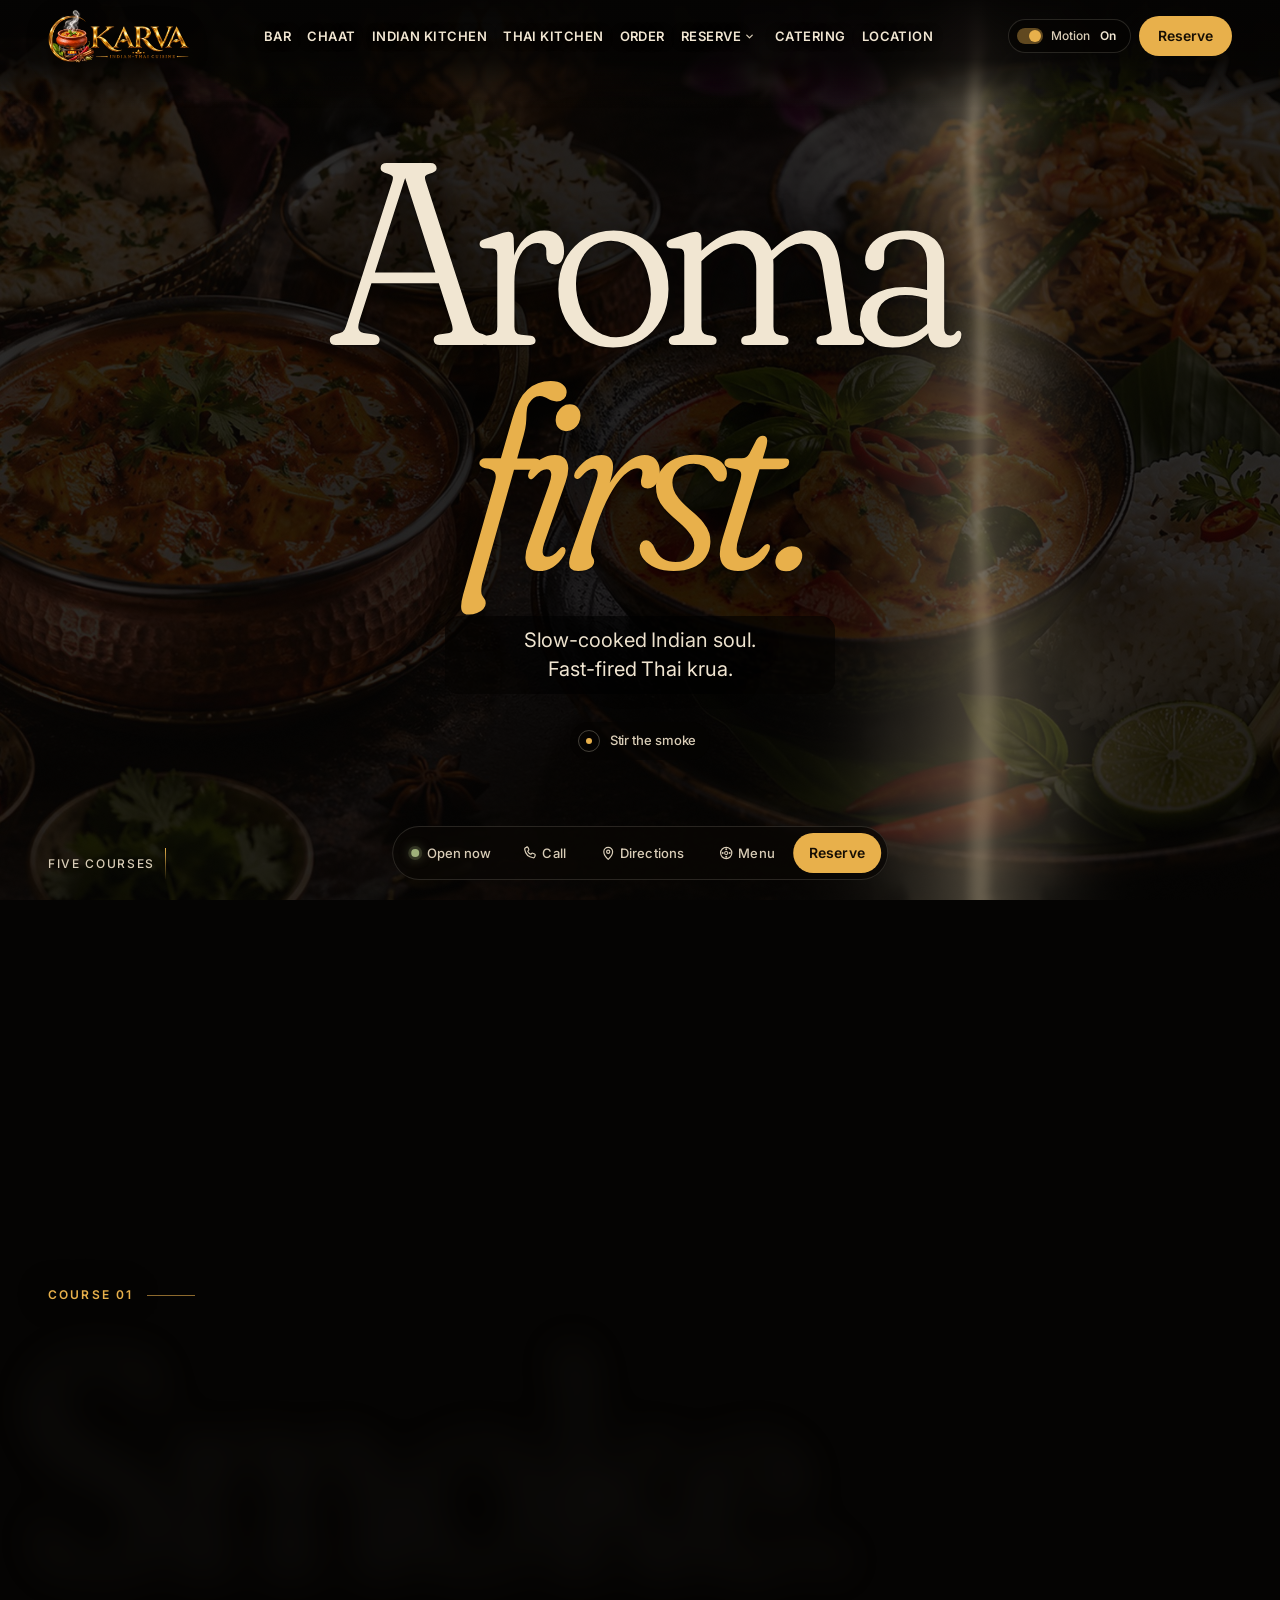
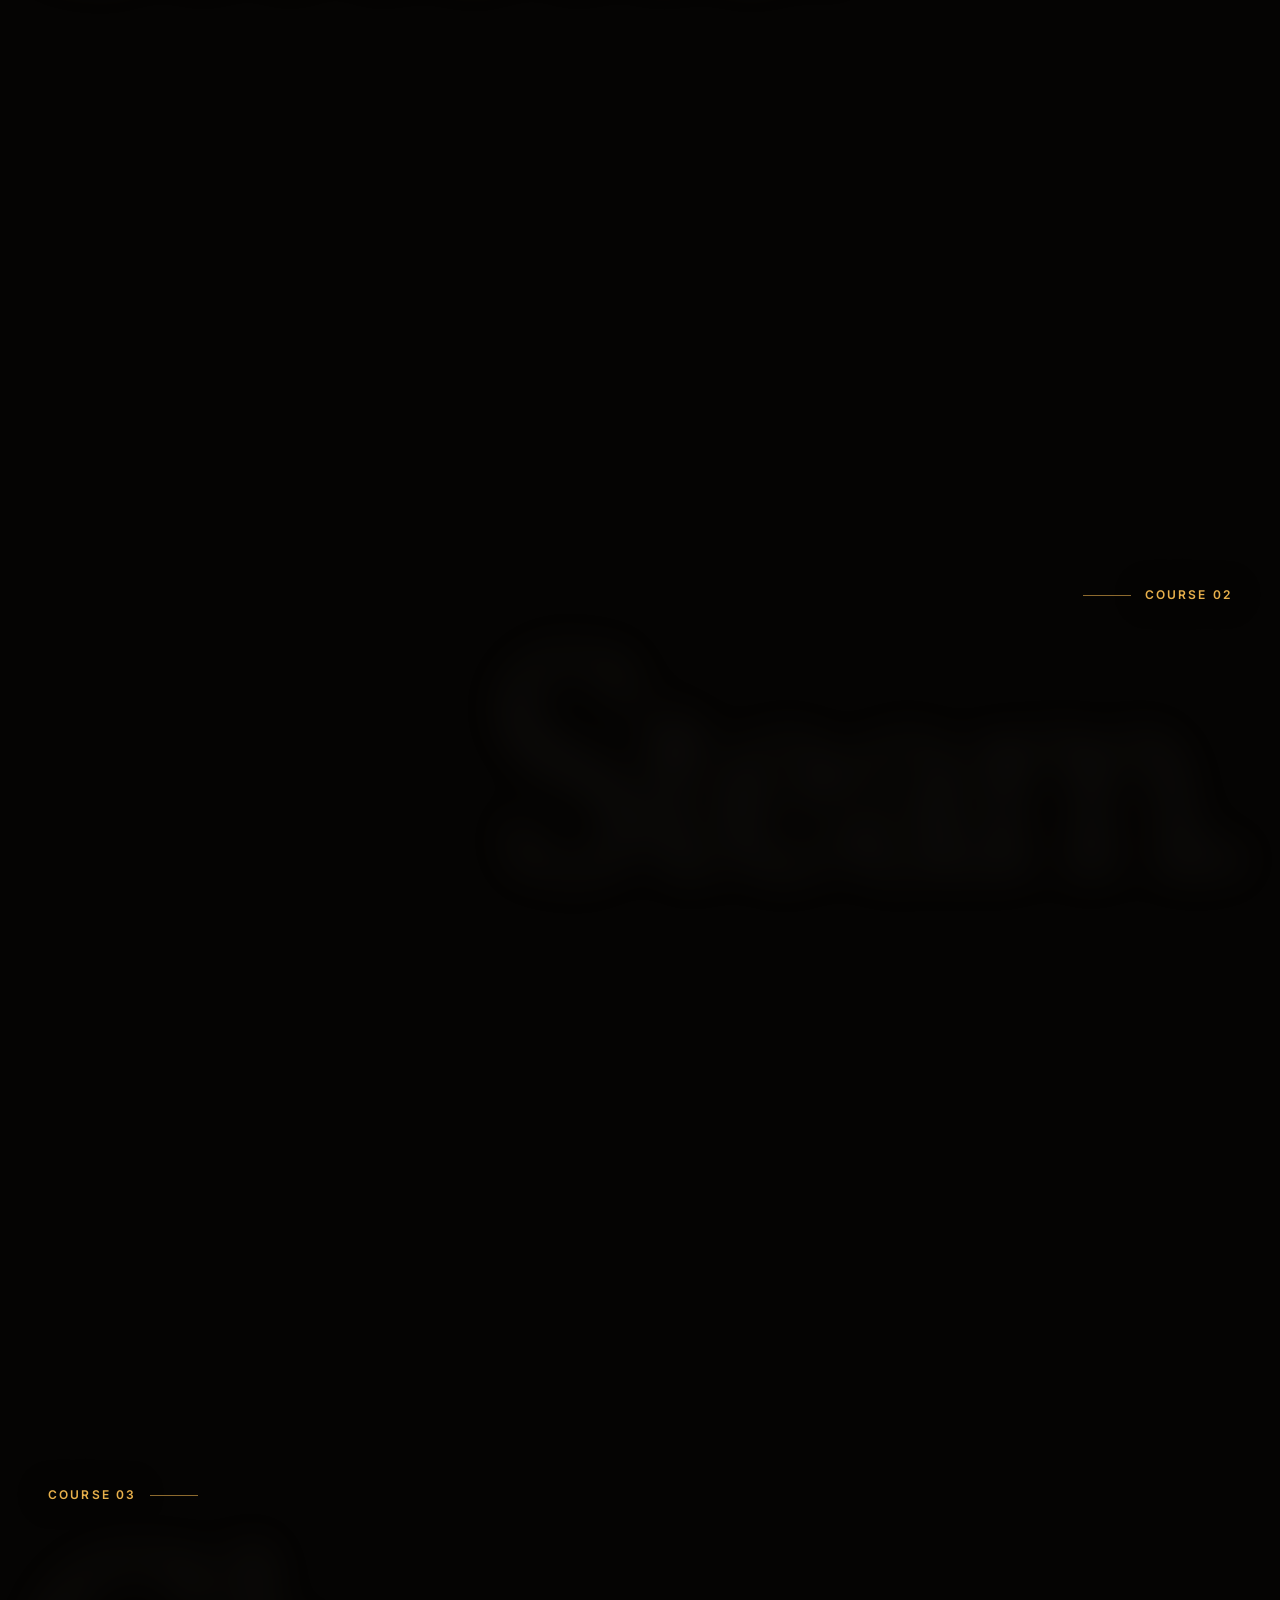
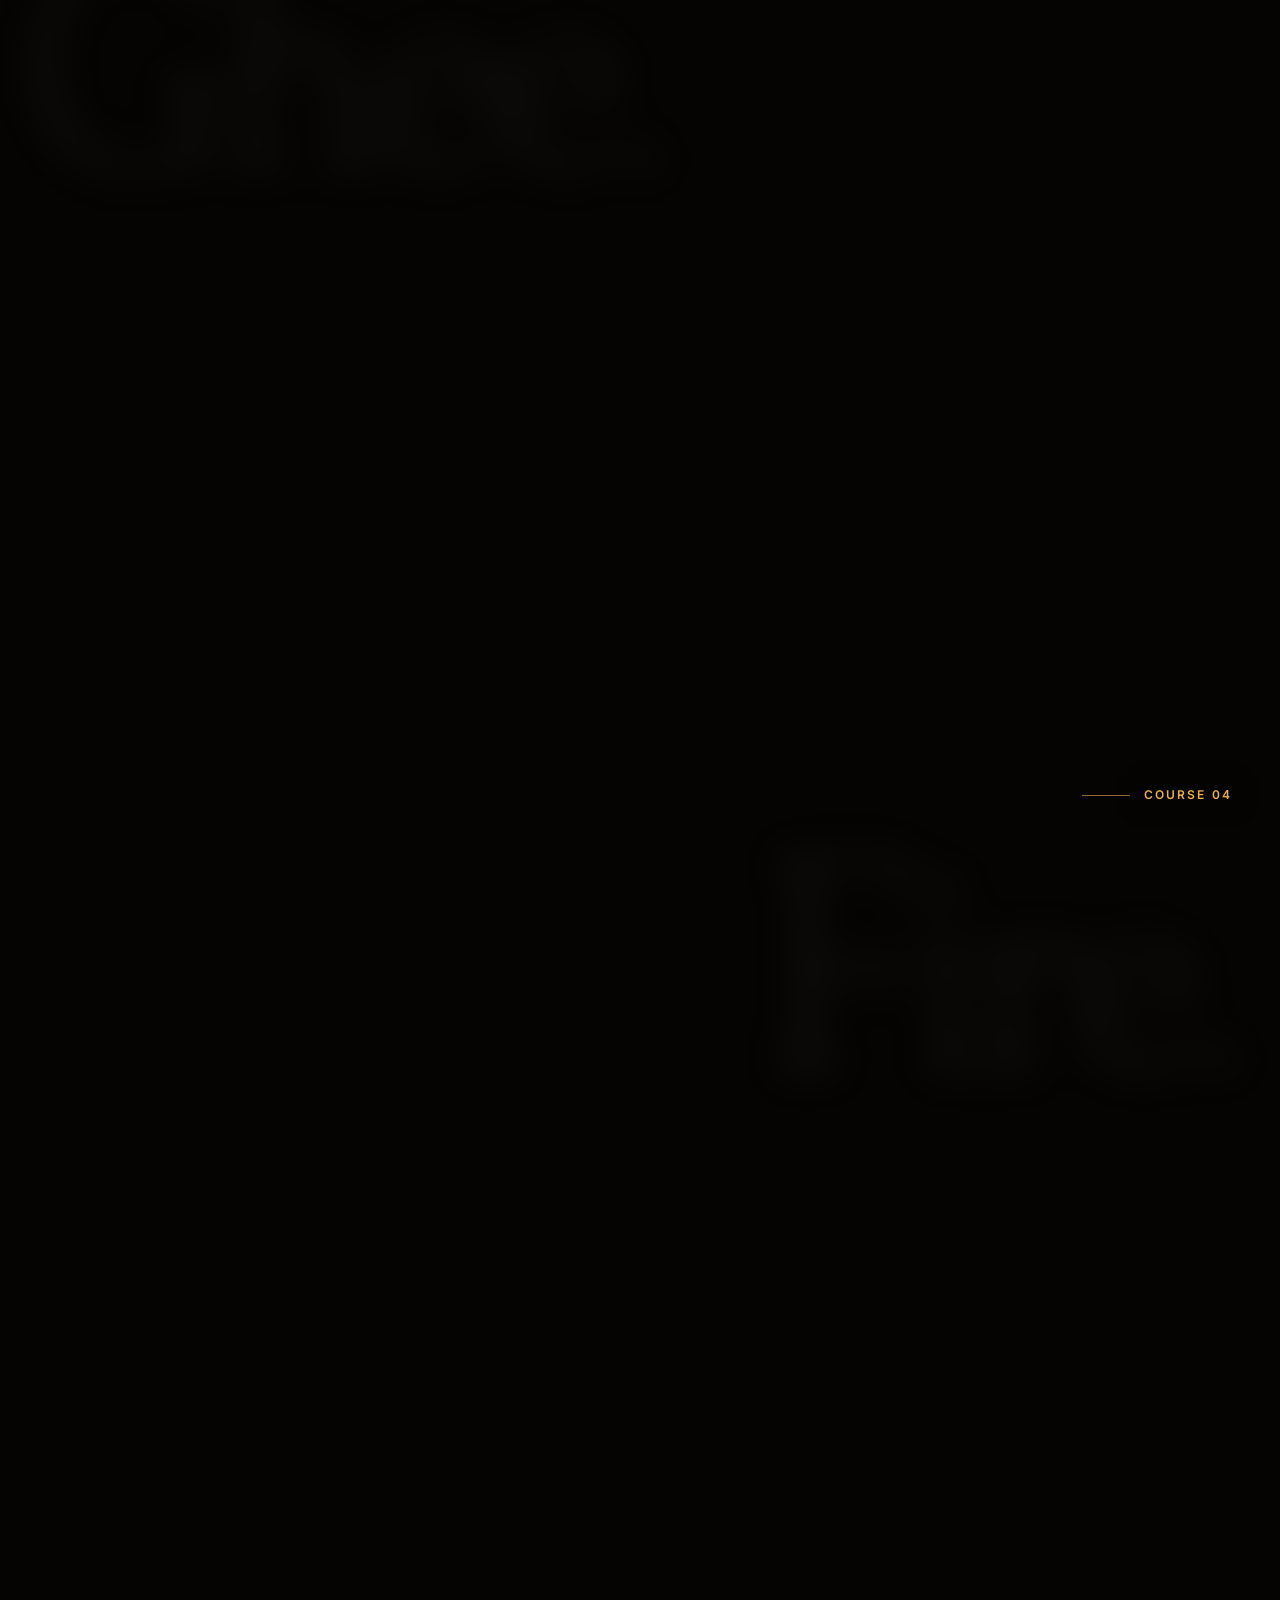
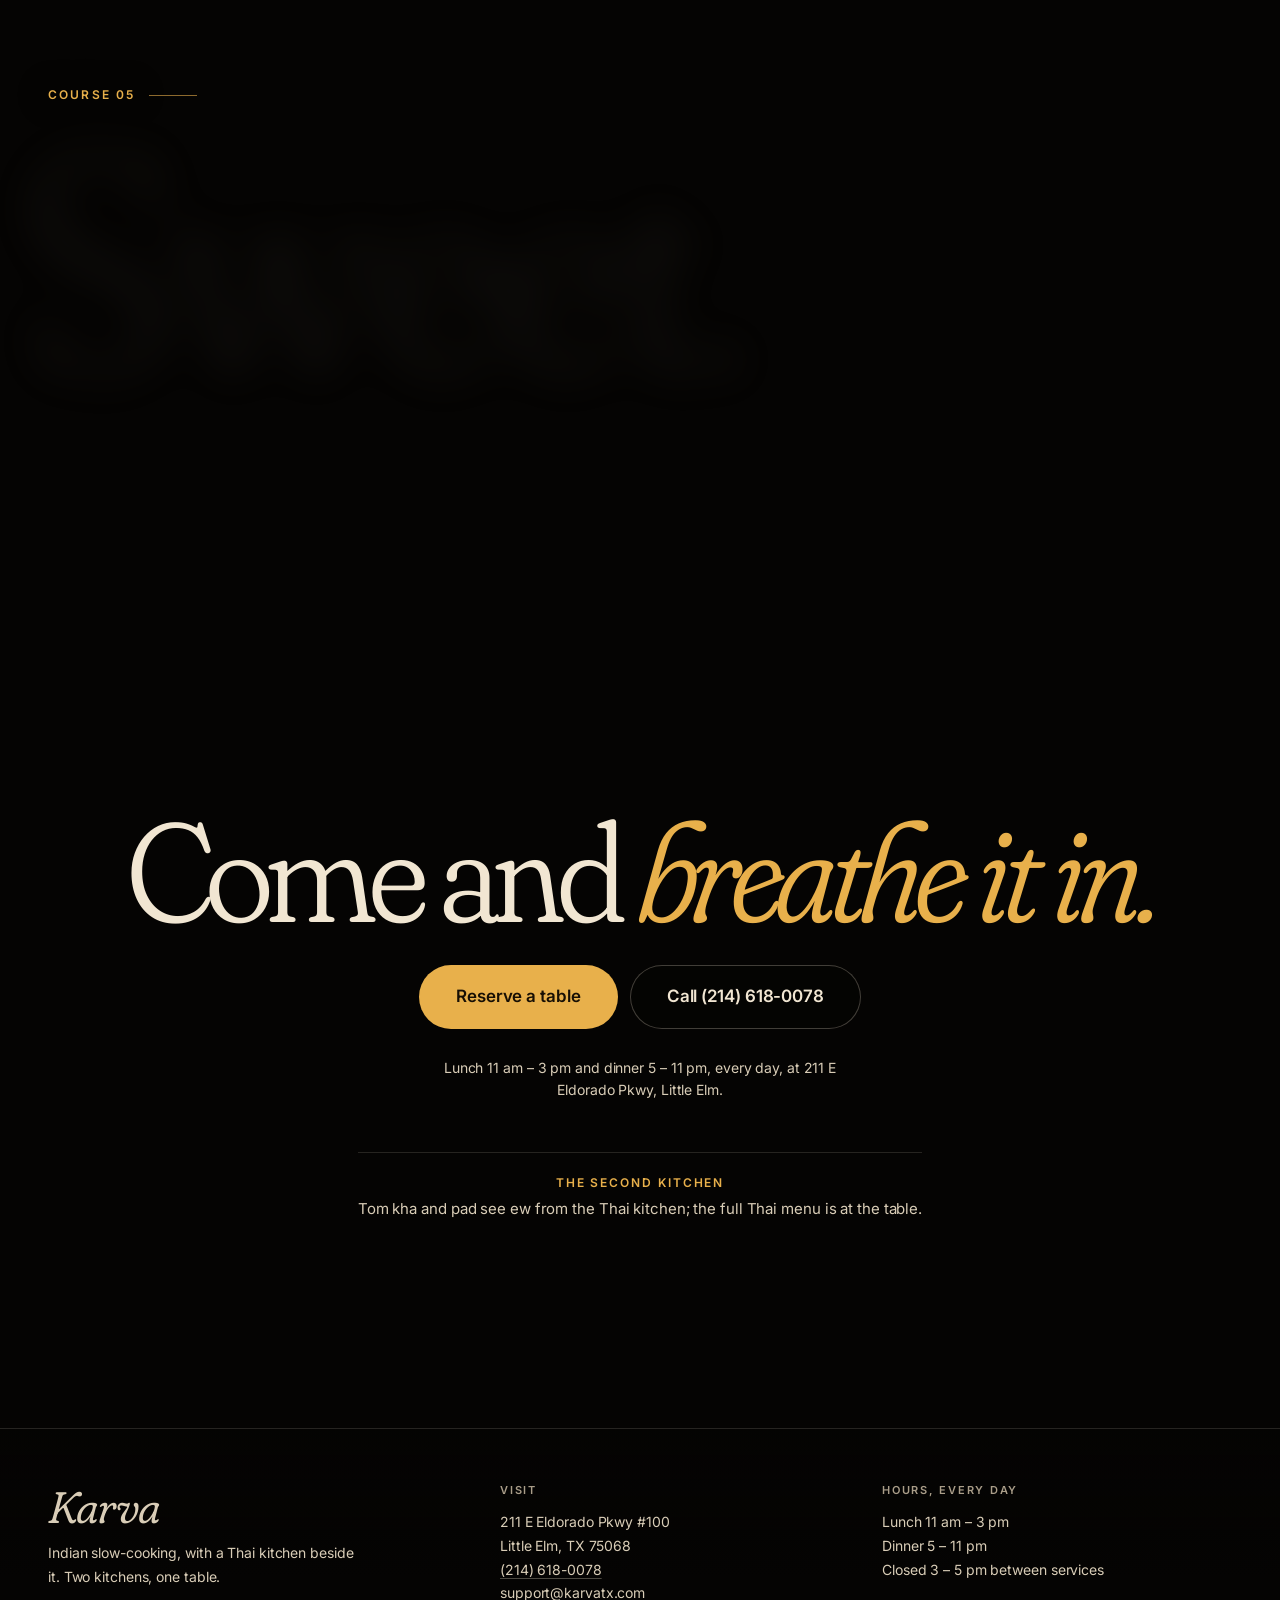
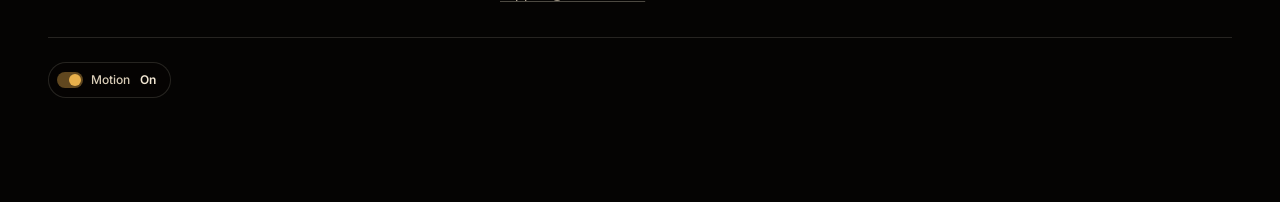
<file: index.html>
<!doctype html>
<html lang="en">
<head>
<script src="karva-motion-shim.js"></script>
<meta charset="utf-8">
<meta name="viewport" content="width=device-width, initial-scale=1, viewport-fit=cover">
<title>Karva · Aroma first</title>
<meta name="description" content="Karva, Indian slow-cooking with a Thai kitchen beside it, in Little Elm, Texas. You smell it before you see it.">
<meta name="theme-color" content="#050403">
<meta name="color-scheme" content="dark">
<link rel="icon" href="favicon.svg" type="image/svg+xml">
<link rel="preconnect" href="https://fonts.googleapis.com">
<link rel="preconnect" href="https://fonts.gstatic.com" crossorigin>
<link rel="stylesheet" href="https://fonts.googleapis.com/css2?family=Fraunces:ital,opsz,wght,SOFT,WONK@0,9..144,300..700,0..100,0..1;1,9..144,300..700,0..100,0..1&amp;family=Inter:wght@400;500;600&amp;display=swap">
<script>
/* Motion state before first paint: follow the OS unless the visitor chose. */
(function (d) {
  d.classList.add('js');
  var o = null; try { o = localStorage.getItem('karva-motion'); } catch (e) {}
  var r = !!(window.matchMedia && matchMedia('(prefers-reduced-motion: reduce)').matches);
  var on = o === 'on' || (o !== 'off' && !r);
  d.setAttribute('data-motion', on ? 'on' : 'off');
  if (on && window.WebGLRenderingContext && !/[?&]fx=off/.test(location.search)) d.classList.add('fx-pending');
})(document.documentElement);
</script>
<link rel="stylesheet" href="css/aroma.css?v=12">
<script>(function(d){var h=d.documentElement,ios=/iP(hone|ad|od)/.test(navigator.userAgent)||(navigator.platform==="MacIntel"&&navigator.maxTouchPoints>1);if(ios)h.classList.add("ios");h.dataset.logo=ios?"assets/brand/karva-logo-1200.png":"assets/brand/karva-logo-hd.webp";var l=d.createElement("link");l.rel="preload";l.as="image";l.href=h.dataset.logo;l.setAttribute("fetchpriority","high");d.head.appendChild(l);})(document);</script>
<script type="module" src="js/home-logo.js"></script>
<style>
/* the logo written in smoke before "Aroma first." */
.logo-intro { position: fixed; inset: 0; z-index: 2; display: grid; place-items: center; pointer-events: none; padding: 0 4vw; }
.logo-intro img { width: min(78vw, 1080px); height: auto; opacity: 0; filter: blur(22px) brightness(1.6); transform: scale(1.06);
  transition: opacity 1.8s cubic-bezier(.2,.7,.2,1), filter 2.2s cubic-bezier(.2,.7,.2,1), transform 3.2s cubic-bezier(.2,.7,.2,1); }
.logo-intro.is-in img { opacity: 1; filter: blur(0) brightness(1) drop-shadow(0 0 34px rgba(232, 176, 75, .28)); transform: scale(1); }
.logo-intro.is-out img { opacity: 0; filter: blur(16px) brightness(1.4); transform: scale(1.03) translateY(-2%); transition-duration: 1.3s, 1.3s, 1.6s; }
.logo-intro.is-quick img { transition-duration: .3s; }
.logo-intro__steam { position: fixed; pointer-events: none; opacity: 0; filter: blur(5px); transition: opacity 1.4s ease; mix-blend-mode: screen; }
.logo-intro__steam.is-on { opacity: 1; }
.logo-intro.is-out .logo-intro__steam { opacity: 0; transition-duration: .9s; }
@media (max-width: 759px) { .logo-intro img { width: 92vw; } }
html.ios .logo-intro img, html.ios .logo-intro__steam { filter: none !important; }
/* the headline waits for the logo act, so its safety reveal comes later */
html.logo-intro-on.fx-pending .hero:not(.is-formed) .hero__title { animation-delay: 20s; }
html.logo-intro-on.fx-pending .hero:not(.is-released) .hero__line { animation-delay: 20.5s; }
</style>
<script src="js/analytics.js?v=1" defer></script>
</head>
<body data-atmos="aroma" data-no-enter>
<div class="haze" aria-hidden="true"></div>
<a class="skip" href="#main">Skip to content</a>
<header class="nav" data-nav>
  <div class="nav__in">
    <a class="brand brand--logo" href="index.html"><img src="assets/brand/karva-logo-192.webp?v=2" width="502" height="192" alt="Karva, Indian-Thai cuisine. Home" decoding="async"></a>
    <nav class="nav__links" aria-label="Pages"><a href="drinks.html">Bar</a><a href="chaat.html">Chaat</a><a href="menu.html" data-nav-menu="indian">Indian Kitchen</a><a href="menu.html#thai" data-nav-menu="thai">Thai Kitchen</a><a href="order.html">Order</a><div class="dd"><a class="dd__top" href="table.html">Reserve</a><button class="dd__btn" type="button" aria-expanded="false" aria-label="More Reserve pages"><svg viewBox="0 0 12 12" aria-hidden="true"><path d="m3 4.5 3 3 3-3" fill="none" stroke="currentColor" stroke-width="1.4" stroke-linecap="round" stroke-linejoin="round"/></svg></button><div class="dd__menu"><a href="table.html">Book a table</a><a href="parties.html">Parties</a><a href="events.html">Events</a></div></div><a href="catering.html">Catering</a><a href="locations.html">Location</a></nav>
    <div class="nav__acts">
      <p class="status" data-status><span class="status__dot" aria-hidden="true"></span><span data-status-text>11–3 · 5–11</span></p>
      <button class="motion" type="button" data-motion-toggle hidden aria-pressed="false"><span class="motion__track" aria-hidden="true"></span><span class="ml">Motion</span> <b data-motion-state>On</b></button>
      <a class="btn btn--gold btn--sm" href="tel:+12146180078" data-reserve aria-haspopup="dialog">Reserve</a>
      <details class="mnav">
        <summary aria-label="Open pages menu"><span class="mnav__ic" aria-hidden="true"></span>Pages</summary>
        <div class="mnav__sheet">
          <nav aria-label="Pages"><a class="big" href="drinks.html"><small>01</small>Bar</a><a class="big" href="chaat.html"><small>02</small>Chaat</a><a class="big" href="menu.html"><small>03</small>Indian Kitchen</a><a class="big" href="menu.html#thai"><small>04</small>Thai Kitchen</a><p class="mnav__sub"><a href="specials.html">Specials</a></p><a class="big" href="order.html"><small>05</small>Order</a><a class="big" href="table.html"><small>06</small>Reserve</a><p class="mnav__sub"><a href="parties.html">Parties</a><a href="events.html">Events</a></p><a class="big" href="catering.html"><small>07</small>Catering</a><a class="big" href="locations.html"><small>08</small>Location</a></nav>
          <div class="mnav__foot">
            <a class="btn btn--gold" href="tel:+12146180078" data-reserve aria-haspopup="dialog">Reserve</a>
            <a class="btn btn--line" href="tel:+12146180078">Call (214) 618-0078</a>
          </div>
        </div>
      </details>
    </div>
  </div>
</header>
<div class="logo-intro" aria-hidden="true"><img alt="" decoding="async" fetchpriority="high"></div>
<script>document.querySelector(".logo-intro img").src=document.documentElement.dataset.logo;</script>
<main id="main">
  <section class="hero" aria-labelledby="hero-title" data-tone="0.92,0.68,0.3">
    <figure class="veil" data-veil>
      <img src="assets/photo/spread-1920.jpg" srcset="assets/photo/spread-960.jpg 960w, assets/photo/spread-1920.jpg 1920w, assets/photo/spread-2560.jpg 2560w" sizes="100vw" width="1920" height="1080" alt="Paneer curry, naan and rice beside a Thai red curry, pad thai and jasmine rice on a dark table." fetchpriority="high" decoding="async">
    </figure>
    <div class="hero__copy" data-zone="0.5">
      <h1 class="hero__title legible" id="hero-title"><span class="ln">Aroma</span> <span class="ln">first.</span></h1>
      <p class="hero__line legible"><span style="white-space:nowrap">Slow-cooked Indian soul.</span> <span style="white-space:nowrap">Fast-fired Thai krua.</span></p>
      <p class="hint"><i aria-hidden="true"></i>Stir the smoke</p>
    </div>
    <div class="hero__foot">
      <a class="cue" href="#c1">Five courses</a>
    </div>
  </section>

  <section class="course" id="c1" aria-labelledby="c1-h" data-tone="0.98,0.62,0.36" data-bloom="1,0.55,0.25" data-stir>
    <figure class="veil" data-veil>
      <img src="assets/photo/kebab-skewers-1920.jpg" srcset="assets/photo/kebab-skewers-960.jpg 960w, assets/photo/kebab-skewers-1920.jpg 1920w, assets/photo/kebab-skewers-3840.jpg 3840w" sizes="100vw" width="1920" height="1280" alt="Kebab skewers charring over a grill." loading="lazy" decoding="async">
    </figure>
    <div class="course__inner"><div class="course__text" data-zone="0.36">
      <p class="course__no legible">Course 01</p>
      <h2 class="course__word legible" id="c1-h">Smoke.</h2>
      <p class="course__line legible">The tandoor speaks first: kakori seekh, malai tikka, barrah chaap.</p>
    </div></div>
  </section>
  <section class="course course--right" id="c2" aria-labelledby="c2-h" data-tone="0.95,0.93,0.88" data-bloom="1,0.9,0.75" data-stir>
    <figure class="veil" data-veil>
      <img src="assets/photo/biryani-handi-1920.jpg" srcset="assets/photo/biryani-handi-960.jpg 960w, assets/photo/biryani-handi-1920.jpg 1920w, assets/photo/biryani-handi-3840.jpg 3840w" sizes="100vw" width="1920" height="1280" alt="Biryani in brass handis on a dark table." loading="lazy" decoding="async" style="object-position:50% 40%">
    </figure>
    <div class="course__inner"><div class="course__text" data-zone="0.36">
      <p class="course__no legible">Course 02</p>
      <h2 class="course__word legible" id="c2-h">Steam.</h2>
      <p class="course__line legible">The seal breaks on a Hyderabadi biryani, slow-cooked on dum.</p>
    </div></div>
  </section>
  <section class="course" id="c3" aria-labelledby="c3-h" data-tone="0.92,0.69,0.28" data-bloom="1,0.75,0.3" data-stir>
    <figure class="veil" data-veil>
      <img src="assets/photo/dal-makhani-1920.jpg" srcset="assets/photo/dal-makhani-960.jpg 960w, assets/photo/dal-makhani-1920.jpg 1920w, assets/photo/dal-makhani-3840.jpg 3840w" sizes="100vw" width="1920" height="1280" alt="Dal makhani with rice and flatbread." loading="lazy" decoding="async">
    </figure>
    <div class="course__inner"><div class="course__text" data-zone="0.36">
      <p class="course__no legible">Course 03</p>
      <h2 class="course__word legible" id="c3-h">Ghee.</h2>
      <p class="course__line legible">Dal makhni, butter masala, malai kofta: gold, and slow.</p>
    </div></div>
  </section>
  <section class="course course--right" id="c4" aria-labelledby="c4-h" data-tone="0.98,0.8,0.42" data-bloom="1,0.65,0.2" data-stir>
    <figure class="veil" data-veil>
      <img src="assets/photo/spice-spoon-1920.jpg" srcset="assets/photo/spice-spoon-960.jpg 960w, assets/photo/spice-spoon-1920.jpg 1920w, assets/photo/spice-spoon-3840.jpg 3840w" sizes="100vw" width="1920" height="1280" alt="A wooden spoon of spices with turmeric spilled on a dark table." loading="lazy" decoding="async">
    </figure>
    <div class="course__inner"><div class="course__text" data-zone="0.36">
      <p class="course__no legible">Course 04</p>
      <h2 class="course__word legible" id="c4-h">Fire.</h2>
      <p class="course__line legible">Mustard seeds in hot oil, one sharp crackle: tap anywhere.</p>
    </div></div>
  </section>
  <section class="course" id="c5" aria-labelledby="c5-h" data-tone="0.93,0.93,0.86" data-bloom="0.95,0.95,0.85" data-stir>
    <figure class="veil" data-veil>
      <img src="assets/photo/whole-spices-1920.jpg" srcset="assets/photo/whole-spices-960.jpg 960w, assets/photo/whole-spices-1920.jpg 1920w, assets/photo/whole-spices-3840.jpg 3840w" sizes="100vw" width="1920" height="1280" alt="Cardamom pods, star anise and cinnamon." loading="lazy" decoding="async">
    </figure>
    <div class="course__inner"><div class="course__text" data-zone="0.36">
      <p class="course__no legible">Course 05</p>
      <h2 class="course__word legible" id="c5-h">Sweet.</h2>
      <p class="course__line legible">Kesar phirni, shahi tukda, and the last breath of cardamom.</p>
    </div></div>
  </section>

  <section class="finale" aria-labelledby="fin-h" data-tone="0.92,0.66,0.3">
    <div class="finale__in" data-zone="0.5">
      <h2 class="finale__h" id="fin-h">Come and <em>breathe it in.</em></h2>
      <div class="finale__acts">
        <a class="btn btn--gold btn--xl" href="tel:+12146180078" data-reserve aria-haspopup="dialog">Reserve a table</a>
        <a class="btn btn--line btn--xl" href="tel:+12146180078">Call (214) 618-0078</a>
      </div>
      <p class="finale__fine">Lunch 11 am – 3 pm and dinner 5 – 11 pm, every day, at 211 E Eldorado Pkwy, Little Elm.</p>
      <div class="second">
        <p class="kicker">The second kitchen</p>
        <p>Tom kha and pad see ew from the Thai kitchen; the full Thai menu is at the table.</p>
      </div>
    </div>
  </section>
</main>
<footer class="foot">
  <div class="foot__in">
    <div>
      <p class="foot__brand">Karva</p>
      <p>Indian slow-cooking, with a Thai kitchen beside it. Two kitchens, one table.</p>
    </div>
    <div>
      <h2>Visit</h2>
      <address>211 E Eldorado Pkwy #100<br>Little Elm, TX 75068</address>
      <p><a href="tel:+12146180078">(214) 618-0078</a><br><a href="mailto:support@karvatx.com">support@karvatx.com</a></p>
    </div>
    <div>
      <h2>Hours, every day</h2>
      <p>Lunch 11 am – 3 pm<br>Dinner 5 – 11 pm<br>Closed 3 – 5 pm between services</p>
    </div>
    <div class="foot__base">
      <button class="motion" type="button" data-motion-toggle hidden aria-pressed="false"><span class="motion__track" aria-hidden="true"></span><span class="ml">Motion</span> <b data-motion-state>On</b></button>
    </div>
  </div>
</footer>
<nav class="bar" aria-label="Quick actions">
  <p class="status" data-status><span class="status__dot" aria-hidden="true"></span><span data-status-text>11–3 · 5–11</span></p>
  <a href="tel:+12146180078"><svg viewBox="0 0 20 20" aria-hidden="true"><path d="M6.2 2.8 4.4 3.3c-.9.3-1.5 1.2-1.3 2.1.9 5.4 5.1 9.6 10.5 10.5.9.2 1.8-.4 2.1-1.3l.5-1.8c.2-.6-.1-1.2-.7-1.5l-2.3-1c-.5-.2-1.1-.1-1.5.3l-.9 1c-1.7-.8-3.1-2.2-3.9-3.9l1-.9c.4-.4.5-1 .3-1.5l-1-2.3c-.3-.6-.9-.9-1.5-.7z" fill="none" stroke="currentColor" stroke-width="1.5" stroke-linejoin="round"/></svg>Call</a>
  <a href="https://www.google.com/maps/search/?api=1&amp;query=211+E+Eldorado+Pkwy+%23100%2C+Little+Elm%2C+TX+75068" target="_blank" rel="noopener"><svg viewBox="0 0 20 20" aria-hidden="true"><path d="M10 18s5.5-5.2 5.5-9.6A5.5 5.5 0 0 0 4.5 8.4C4.5 12.8 10 18 10 18z" fill="none" stroke="currentColor" stroke-width="1.5" stroke-linejoin="round"/><circle cx="10" cy="8.4" r="2" fill="none" stroke="currentColor" stroke-width="1.5"/></svg>Directions</a>
  <a href="menu.html"><svg viewBox="0 0 20 20" aria-hidden="true"><circle cx="10" cy="10" r="7" fill="none" stroke="currentColor" stroke-width="1.5"/><circle cx="10" cy="10" r="2" fill="none" stroke="currentColor" stroke-width="1.3"/><circle cx="10" cy="5.4" r="1.2" fill="currentColor"/><circle cx="14.4" cy="10" r="1.2" fill="currentColor"/><circle cx="10" cy="14.6" r="1.2" fill="currentColor"/><circle cx="5.6" cy="10" r="1.2" fill="currentColor"/></svg>Menu</a>
  <a class="bar__cta" href="tel:+12146180078" data-reserve aria-haspopup="dialog">Reserve</a>
</nav>
</body>
</html>
</file>
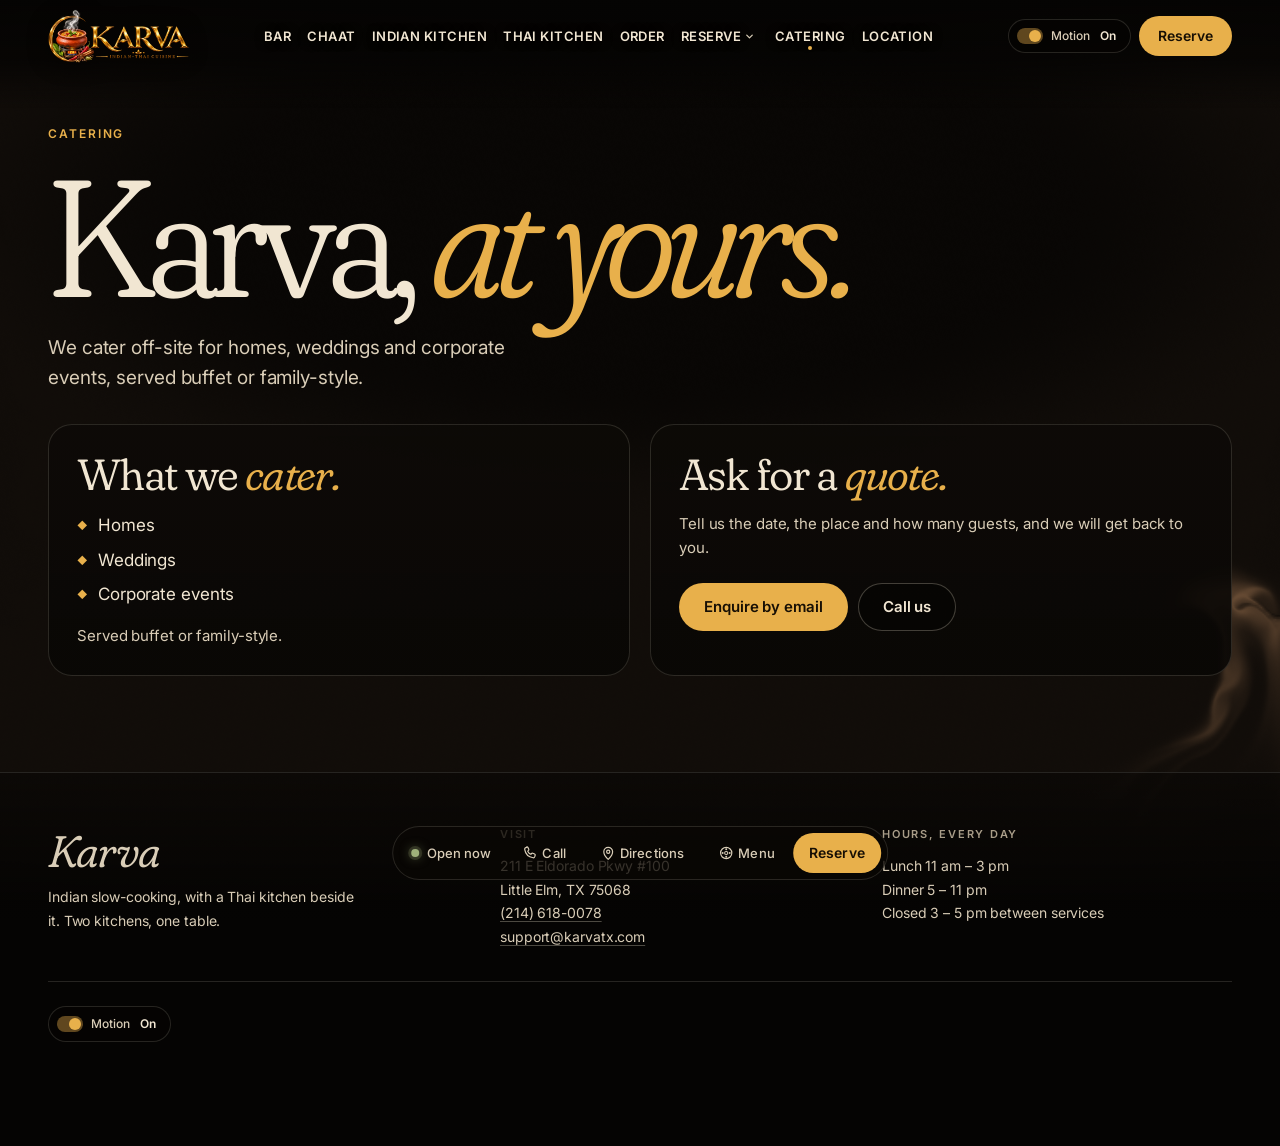
<file: catering.html>
<!doctype html>
<html lang="en">
<head>
<script src="karva-motion-shim.js"></script>
<meta charset="utf-8">
<meta name="viewport" content="width=device-width, initial-scale=1, viewport-fit=cover">
<title>Karva · Catering</title>
<meta name="description" content="Karva catering in Little Elm, Texas: homes, weddings and corporate events, buffet or family-style.">
<meta name="theme-color" content="#050403">
<meta name="color-scheme" content="dark">
<link rel="icon" href="favicon.svg" type="image/svg+xml">
<link rel="preconnect" href="https://fonts.googleapis.com">
<link rel="preconnect" href="https://fonts.gstatic.com" crossorigin>
<link rel="stylesheet" href="https://fonts.googleapis.com/css2?family=Fraunces:ital,opsz,wght,SOFT,WONK@0,9..144,300..700,0..100,0..1;1,9..144,300..700,0..100,0..1&amp;family=Inter:wght@400;500;600&amp;display=swap">
<script>
/* Motion state before first paint: follow the OS unless the visitor chose. */
(function (d) {
  d.classList.add('js');
  var o = null; try { o = localStorage.getItem('karva-motion'); } catch (e) {}
  var r = !!(window.matchMedia && matchMedia('(prefers-reduced-motion: reduce)').matches);
  var on = o === 'on' || (o !== 'off' && !r);
  d.setAttribute('data-motion', on ? 'on' : 'off');
  if (on && window.WebGLRenderingContext && !/[?&]fx=off/.test(location.search)) d.classList.add('fx-pending');
})(document.documentElement);
</script>
<link rel="stylesheet" href="css/aroma.css?v=12">
<script type="module" src="js/site.js"></script>
<script src="js/analytics.js?v=1" defer></script>
</head>
<body data-atmos="table">
<div class="haze" aria-hidden="true"></div>
<a class="skip" href="#main">Skip to content</a>
<header class="nav" data-nav>
  <div class="nav__in">
    <a class="brand brand--logo" href="index.html"><img src="assets/brand/karva-logo-192.webp?v=2" width="502" height="192" alt="Karva, Indian-Thai cuisine. Home" decoding="async"></a>
    <nav class="nav__links" aria-label="Pages"><a href="drinks.html">Bar</a><a href="chaat.html">Chaat</a><a href="menu.html" data-nav-menu="indian">Indian Kitchen</a><a href="menu.html#thai" data-nav-menu="thai">Thai Kitchen</a><a href="order.html">Order</a><div class="dd"><a class="dd__top" href="table.html">Reserve</a><button class="dd__btn" type="button" aria-expanded="false" aria-label="More Reserve pages"><svg viewBox="0 0 12 12" aria-hidden="true"><path d="m3 4.5 3 3 3-3" fill="none" stroke="currentColor" stroke-width="1.4" stroke-linecap="round" stroke-linejoin="round"/></svg></button><div class="dd__menu"><a href="table.html">Book a table</a><a href="parties.html">Parties</a><a href="events.html">Events</a></div></div><a href="catering.html" aria-current="page">Catering</a><a href="locations.html">Location</a></nav>
    <div class="nav__acts">
      <p class="status" data-status><span class="status__dot" aria-hidden="true"></span><span data-status-text>11–3 · 5–11</span></p>
      <button class="motion" type="button" data-motion-toggle hidden aria-pressed="false"><span class="motion__track" aria-hidden="true"></span><span class="ml">Motion</span> <b data-motion-state>On</b></button>
      <a class="btn btn--gold btn--sm" href="tel:+12146180078" data-reserve aria-haspopup="dialog">Reserve</a>
      <details class="mnav">
        <summary aria-label="Open pages menu"><span class="mnav__ic" aria-hidden="true"></span>Pages</summary>
        <div class="mnav__sheet">
          <nav aria-label="Pages"><a class="big" href="drinks.html"><small>01</small>Bar</a><a class="big" href="chaat.html"><small>02</small>Chaat</a><a class="big" href="menu.html"><small>03</small>Indian Kitchen</a><a class="big" href="menu.html#thai"><small>04</small>Thai Kitchen</a><p class="mnav__sub"><a href="specials.html">Specials</a></p><a class="big" href="order.html"><small>05</small>Order</a><a class="big" href="table.html"><small>06</small>Reserve</a><p class="mnav__sub"><a href="parties.html">Parties</a><a href="events.html">Events</a></p><a class="big" href="catering.html" aria-current="page"><small>07</small>Catering</a><a class="big" href="locations.html"><small>08</small>Location</a></nav>
          <div class="mnav__foot">
            <a class="btn btn--gold" href="tel:+12146180078" data-reserve aria-haspopup="dialog">Reserve</a>
            <a class="btn btn--line" href="tel:+12146180078">Call (214) 618-0078</a>
          </div>
        </div>
      </details>
    </div>
  </div>
</header>
<main id="main">
  <header class="phead" data-zone="0.5"><span class="kicker">Catering</span><h1>Karva, <em>at yours.</em></h1><p>We cater off-site for homes, weddings and corporate events, served buffet or family-style.</p></header>
  <div class="tgrid tgrid--two"><section class="tcard" aria-labelledby="h-c1"><h2 id="h-c1">What we <em>cater.</em></h2><ul class="tlist"><li>Homes</li><li>Weddings</li><li>Corporate events</li></ul><p>Served buffet or family-style.</p></section><section class="tcard" aria-labelledby="h-c2"><h2 id="h-c2">Ask for a <em>quote.</em></h2><p>Tell us the date, the place and how many guests, and we will get back to you.</p><div class="tcard__acts"><a class="btn btn--gold" href="mailto:support@karvatx.com?subject=Catering%20enquiry">Enquire by email</a><a class="btn btn--line" href="tel:+12146180078">Call us</a></div></section></div>
</main>
<footer class="foot">
  <div class="foot__in">
    <div>
      <p class="foot__brand">Karva</p>
      <p>Indian slow-cooking, with a Thai kitchen beside it. Two kitchens, one table.</p>
    </div>
    <div>
      <h2>Visit</h2>
      <address>211 E Eldorado Pkwy #100<br>Little Elm, TX 75068</address>
      <p><a href="tel:+12146180078">(214) 618-0078</a><br><a href="mailto:support@karvatx.com">support@karvatx.com</a></p>
    </div>
    <div>
      <h2>Hours, every day</h2>
      <p>Lunch 11 am – 3 pm<br>Dinner 5 – 11 pm<br>Closed 3 – 5 pm between services</p>
    </div>
    <div class="foot__base">
      <button class="motion" type="button" data-motion-toggle hidden aria-pressed="false"><span class="motion__track" aria-hidden="true"></span><span class="ml">Motion</span> <b data-motion-state>On</b></button>
    </div>
  </div>
</footer>
<nav class="bar" aria-label="Quick actions">
  <p class="status" data-status><span class="status__dot" aria-hidden="true"></span><span data-status-text>11–3 · 5–11</span></p>
  <a href="tel:+12146180078"><svg viewBox="0 0 20 20" aria-hidden="true"><path d="M6.2 2.8 4.4 3.3c-.9.3-1.5 1.2-1.3 2.1.9 5.4 5.1 9.6 10.5 10.5.9.2 1.8-.4 2.1-1.3l.5-1.8c.2-.6-.1-1.2-.7-1.5l-2.3-1c-.5-.2-1.1-.1-1.5.3l-.9 1c-1.7-.8-3.1-2.2-3.9-3.9l1-.9c.4-.4.5-1 .3-1.5l-1-2.3c-.3-.6-.9-.9-1.5-.7z" fill="none" stroke="currentColor" stroke-width="1.5" stroke-linejoin="round"/></svg>Call</a>
  <a href="https://www.google.com/maps/search/?api=1&amp;query=211+E+Eldorado+Pkwy+%23100%2C+Little+Elm%2C+TX+75068" target="_blank" rel="noopener"><svg viewBox="0 0 20 20" aria-hidden="true"><path d="M10 18s5.5-5.2 5.5-9.6A5.5 5.5 0 0 0 4.5 8.4C4.5 12.8 10 18 10 18z" fill="none" stroke="currentColor" stroke-width="1.5" stroke-linejoin="round"/><circle cx="10" cy="8.4" r="2" fill="none" stroke="currentColor" stroke-width="1.5"/></svg>Directions</a>
  <a href="menu.html"><svg viewBox="0 0 20 20" aria-hidden="true"><circle cx="10" cy="10" r="7" fill="none" stroke="currentColor" stroke-width="1.5"/><circle cx="10" cy="10" r="2" fill="none" stroke="currentColor" stroke-width="1.3"/><circle cx="10" cy="5.4" r="1.2" fill="currentColor"/><circle cx="14.4" cy="10" r="1.2" fill="currentColor"/><circle cx="10" cy="14.6" r="1.2" fill="currentColor"/><circle cx="5.6" cy="10" r="1.2" fill="currentColor"/></svg>Menu</a>
  <a class="bar__cta" href="tel:+12146180078" data-reserve aria-haspopup="dialog">Reserve</a>
</nav>
</body>
</html>
</file>
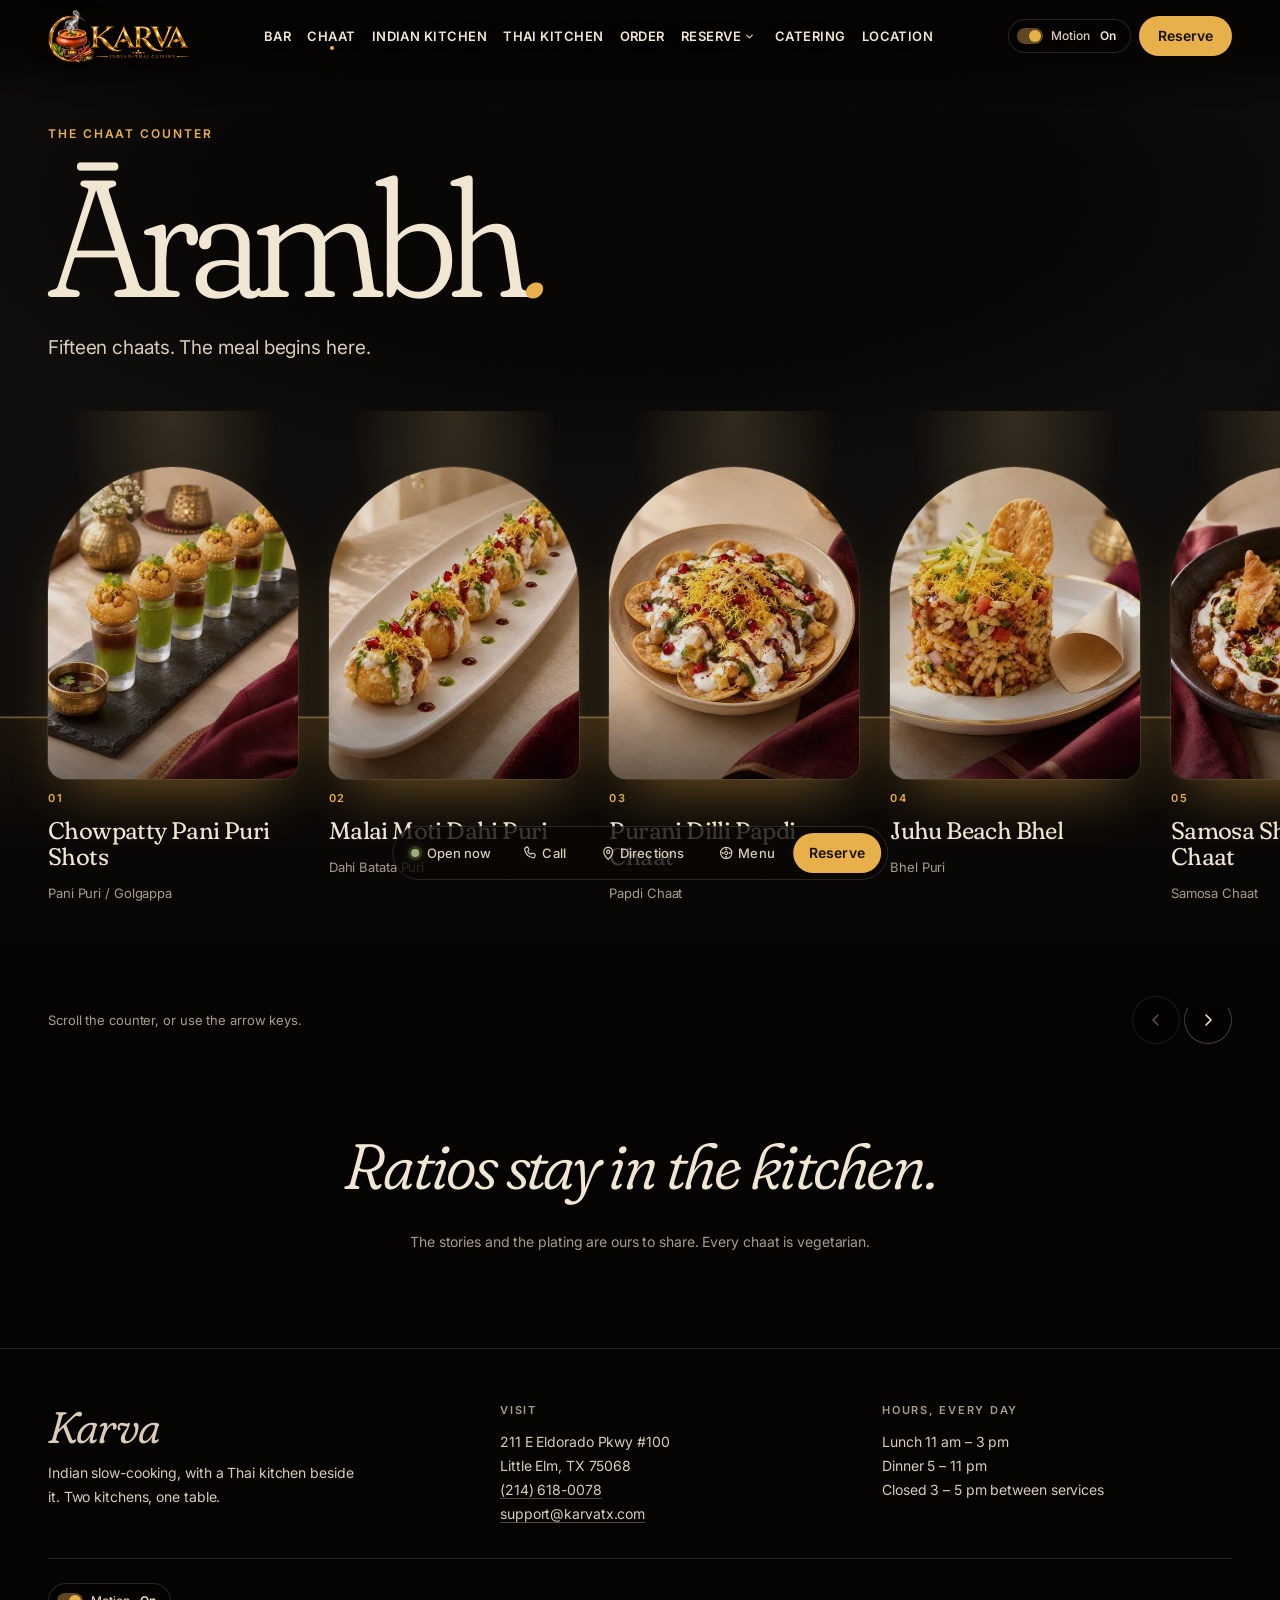
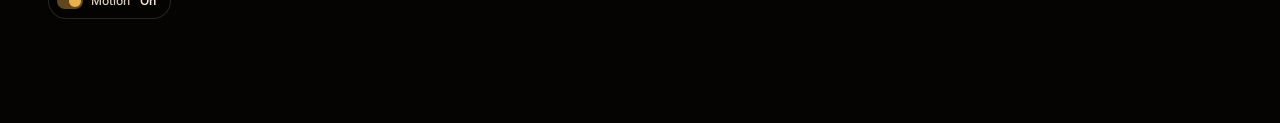
<file: chaat.html>
<!doctype html>
<html lang="en">
<head>
<script src="karva-motion-shim.js"></script>
<meta charset="utf-8">
<meta name="viewport" content="width=device-width, initial-scale=1, viewport-fit=cover">
<title>Karva · Ārambh, the chaat counter</title>
<meta name="description" content="Ārambh: fifteen signature chaats at the Karva counter, with their stories, plating and allergens.">
<meta name="theme-color" content="#050403">
<meta name="color-scheme" content="dark">
<link rel="icon" href="favicon.svg" type="image/svg+xml">
<link rel="preconnect" href="https://fonts.googleapis.com">
<link rel="preconnect" href="https://fonts.gstatic.com" crossorigin>
<link rel="stylesheet" href="https://fonts.googleapis.com/css2?family=Fraunces:ital,opsz,wght,SOFT,WONK@0,9..144,300..700,0..100,0..1;1,9..144,300..700,0..100,0..1&amp;family=Inter:wght@400;500;600&amp;display=swap">
<script>
/* Motion state before first paint: follow the OS unless the visitor chose. */
(function (d) {
  d.classList.add('js');
  var o = null; try { o = localStorage.getItem('karva-motion'); } catch (e) {}
  var r = !!(window.matchMedia && matchMedia('(prefers-reduced-motion: reduce)').matches);
  var on = o === 'on' || (o !== 'off' && !r);
  d.setAttribute('data-motion', on ? 'on' : 'off');
  if (on && window.WebGLRenderingContext && !/[?&]fx=off/.test(location.search)) d.classList.add('fx-pending');
})(document.documentElement);
</script>
<link rel="stylesheet" href="css/aroma.css?v=12">
<script type="module" src="js/counter.js"></script>
<script src="js/analytics.js?v=1" defer></script>
</head>
<body data-atmos="chaat">
<div class="haze" aria-hidden="true"></div>
<a class="skip" href="#main">Skip to content</a>
<header class="nav" data-nav>
  <div class="nav__in">
    <a class="brand brand--logo" href="index.html"><img src="assets/brand/karva-logo-192.webp?v=2" width="502" height="192" alt="Karva, Indian-Thai cuisine. Home" decoding="async"></a>
    <nav class="nav__links" aria-label="Pages"><a href="drinks.html">Bar</a><a href="chaat.html" aria-current="page">Chaat</a><a href="menu.html" data-nav-menu="indian">Indian Kitchen</a><a href="menu.html#thai" data-nav-menu="thai">Thai Kitchen</a><a href="order.html">Order</a><div class="dd"><a class="dd__top" href="table.html">Reserve</a><button class="dd__btn" type="button" aria-expanded="false" aria-label="More Reserve pages"><svg viewBox="0 0 12 12" aria-hidden="true"><path d="m3 4.5 3 3 3-3" fill="none" stroke="currentColor" stroke-width="1.4" stroke-linecap="round" stroke-linejoin="round"/></svg></button><div class="dd__menu"><a href="table.html">Book a table</a><a href="parties.html">Parties</a><a href="events.html">Events</a></div></div><a href="catering.html">Catering</a><a href="locations.html">Location</a></nav>
    <div class="nav__acts">
      <p class="status" data-status><span class="status__dot" aria-hidden="true"></span><span data-status-text>11–3 · 5–11</span></p>
      <button class="motion" type="button" data-motion-toggle hidden aria-pressed="false"><span class="motion__track" aria-hidden="true"></span><span class="ml">Motion</span> <b data-motion-state>On</b></button>
      <a class="btn btn--gold btn--sm" href="tel:+12146180078" data-reserve aria-haspopup="dialog">Reserve</a>
      <details class="mnav">
        <summary aria-label="Open pages menu"><span class="mnav__ic" aria-hidden="true"></span>Pages</summary>
        <div class="mnav__sheet">
          <nav aria-label="Pages"><a class="big" href="drinks.html"><small>01</small>Bar</a><a class="big" href="chaat.html" aria-current="page"><small>02</small>Chaat</a><a class="big" href="menu.html"><small>03</small>Indian Kitchen</a><a class="big" href="menu.html#thai"><small>04</small>Thai Kitchen</a><p class="mnav__sub"><a href="specials.html">Specials</a></p><a class="big" href="order.html"><small>05</small>Order</a><a class="big" href="table.html"><small>06</small>Reserve</a><p class="mnav__sub"><a href="parties.html">Parties</a><a href="events.html">Events</a></p><a class="big" href="catering.html"><small>07</small>Catering</a><a class="big" href="locations.html"><small>08</small>Location</a></nav>
          <div class="mnav__foot">
            <a class="btn btn--gold" href="tel:+12146180078" data-reserve aria-haspopup="dialog">Reserve</a>
            <a class="btn btn--line" href="tel:+12146180078">Call (214) 618-0078</a>
          </div>
        </div>
      </details>
    </div>
  </div>
</header>
<main id="main">
  <header class="phead" data-zone="0.5">
    <span class="kicker">The chaat counter</span>
    <h1>Ārambh<em>.</em></h1>
    <p>Fifteen chaats. The meal begins here.</p>
  </header>
  <section class="counter" aria-label="The chaat counter">
    <ul class="counter__track" tabindex="0" aria-label="Fifteen chaats, scroll sideways">
      <li class="counter__item"><a class="plate" href="#c-pani-puri-shots"><span class="plate__ph"><img src="assets/chaat/pani-puri-shots.jpg" srcset="assets/chaat/pani-puri-shots.jpg 479w, assets/chaat/pani-puri-shots@2x.jpg 958w" sizes="250px" width="479" height="599" alt="" decoding="async"></span><span class="plate__no">01</span><span class="plate__nm">Chowpatty Pani Puri Shots</span><span class="plate__sub">Pani Puri / Golgappa</span></a></li>
      <li class="counter__item"><a class="plate" href="#c-dahi-puri"><span class="plate__ph"><img src="assets/chaat/dahi-puri.jpg" srcset="assets/chaat/dahi-puri.jpg 479w, assets/chaat/dahi-puri@2x.jpg 958w" sizes="250px" width="479" height="599" alt="" decoding="async"></span><span class="plate__no">02</span><span class="plate__nm">Malai Moti Dahi Puri</span><span class="plate__sub">Dahi Batata Puri</span></a></li>
      <li class="counter__item"><a class="plate" href="#c-papdi-chaat"><span class="plate__ph"><img src="assets/chaat/papdi-chaat.jpg" srcset="assets/chaat/papdi-chaat.jpg 479w, assets/chaat/papdi-chaat@2x.jpg 958w" sizes="250px" width="479" height="599" alt="" decoding="async"></span><span class="plate__no">03</span><span class="plate__nm">Purani Dilli Papdi Chaat</span><span class="plate__sub">Papdi Chaat</span></a></li>
      <li class="counter__item"><a class="plate" href="#c-juhu-bhel"><span class="plate__ph"><img src="assets/chaat/juhu-bhel.jpg" srcset="assets/chaat/juhu-bhel.jpg 479w, assets/chaat/juhu-bhel@2x.jpg 958w" sizes="250px" width="479" height="599" alt="" decoding="async"></span><span class="plate__no">04</span><span class="plate__nm">Juhu Beach Bhel</span><span class="plate__sub">Bhel Puri</span></a></li>
      <li class="counter__item"><a class="plate" href="#c-samosa-chaat"><span class="plate__ph"><img src="assets/chaat/samosa-chaat.jpg" srcset="assets/chaat/samosa-chaat.jpg 479w, assets/chaat/samosa-chaat@2x.jpg 958w" sizes="250px" width="479" height="599" alt="" loading="lazy" decoding="async"></span><span class="plate__no">05</span><span class="plate__nm">Samosa Shringar Chaat</span><span class="plate__sub">Samosa Chaat</span></a></li>
      <li class="counter__item"><a class="plate" href="#c-dilli-dil-tikki"><span class="plate__ph"><img src="assets/chaat/dilli-dil-tikki.jpg" srcset="assets/chaat/dilli-dil-tikki.jpg 479w, assets/chaat/dilli-dil-tikki@2x.jpg 958w" sizes="250px" width="479" height="599" alt="" loading="lazy" decoding="async"></span><span class="plate__no">06</span><span class="plate__nm">Dilli Dil Tikki</span><span class="plate__sub">Aloo Tikki Chaat</span></a></li>
      <li class="counter__item"><a class="plate" href="#c-hass-hing-chaat"><span class="plate__ph"><img src="assets/chaat/hass-hing-chaat.jpg" srcset="assets/chaat/hass-hing-chaat.jpg 479w, assets/chaat/hass-hing-chaat@2x.jpg 958w" sizes="250px" width="479" height="599" alt="" loading="lazy" decoding="async"></span><span class="plate__no">07</span><span class="plate__nm">Hass & Hing Chaat</span><span class="plate__sub">Avocado Chaat, a Karva creation</span></a></li>
      <li class="counter__item"><a class="plate" href="#c-palak-patta-chaat"><span class="plate__ph"><img src="assets/chaat/palak-patta-chaat.jpg" srcset="assets/chaat/palak-patta-chaat.jpg 479w, assets/chaat/palak-patta-chaat@2x.jpg 958w" sizes="250px" width="479" height="599" alt="" loading="lazy" decoding="async"></span><span class="plate__no">08</span><span class="plate__nm">Palak Patta Chaat</span><span class="plate__sub">Crispy Spinach Chaat</span></a></li>
      <li class="counter__item"><a class="plate" href="#c-shakarkandi-chaat"><span class="plate__ph"><img src="assets/chaat/shakarkandi-chaat.jpg" srcset="assets/chaat/shakarkandi-chaat.jpg 479w, assets/chaat/shakarkandi-chaat@2x.jpg 958w" sizes="250px" width="479" height="599" alt="" loading="lazy" decoding="async"></span><span class="plate__no">09</span><span class="plate__nm">Shakarkandi Chaat Salad</span><span class="plate__sub">Shakarkandi Chaat</span></a></li>
      <li class="counter__item"><a class="plate" href="#c-pyaaz-kachoori"><span class="plate__ph"><img src="assets/chaat/pyaaz-kachoori.jpg" srcset="assets/chaat/pyaaz-kachoori.jpg 479w, assets/chaat/pyaaz-kachoori@2x.jpg 958w" sizes="250px" width="479" height="599" alt="" loading="lazy" decoding="async"></span><span class="plate__no">10</span><span class="plate__nm">Rajasthani Pyaaz Ki Kachoori</span><span class="plate__sub">Pyaaz Kachori</span></a></li>
      <li class="counter__item"><a class="plate" href="#c-mini-raj-kachoori"><span class="plate__ph"><img src="assets/chaat/mini-raj-kachoori.jpg" srcset="assets/chaat/mini-raj-kachoori.jpg 479w, assets/chaat/mini-raj-kachoori@2x.jpg 958w" sizes="250px" width="479" height="599" alt="" loading="lazy" decoding="async"></span><span class="plate__no">11</span><span class="plate__nm">Mini Raj Kachoori</span><span class="plate__sub">Raj Kachori</span></a></li>
      <li class="counter__item"><a class="plate" href="#c-avocado-dahi-poori"><span class="plate__ph"><img src="assets/chaat/avocado-dahi-poori.jpg" srcset="assets/chaat/avocado-dahi-poori.jpg 479w, assets/chaat/avocado-dahi-poori@2x.jpg 958w" sizes="250px" width="479" height="599" alt="" loading="lazy" decoding="async"></span><span class="plate__no">12</span><span class="plate__nm">Avocado Dahi Poori</span><span class="plate__sub">Dahi Puri with Tadka Guacamole</span></a></li>
      <li class="counter__item"><a class="plate" href="#c-nachos-paapdi-chaat"><span class="plate__ph"><img src="assets/chaat/nachos-paapdi-chaat.jpg" srcset="assets/chaat/nachos-paapdi-chaat.jpg 479w, assets/chaat/nachos-paapdi-chaat@2x.jpg 958w" sizes="250px" width="479" height="599" alt="" loading="lazy" decoding="async"></span><span class="plate__no">13</span><span class="plate__nm">Nachos Paapdi Chaat</span><span class="plate__sub">Indo-Mex Papdi Chaat, a Karva creation</span></a></li>
      <li class="counter__item"><a class="plate" href="#c-kamal-kakkdi-chaat"><span class="plate__ph"><img src="assets/chaat/kamal-kakkdi-chaat.jpg" srcset="assets/chaat/kamal-kakkdi-chaat.jpg 479w, assets/chaat/kamal-kakkdi-chaat@2x.jpg 958w" sizes="250px" width="479" height="599" alt="" loading="lazy" decoding="async"></span><span class="plate__no">14</span><span class="plate__nm">Kamal Kakkdi Chaat</span><span class="plate__sub">Crispy Lotus Stem Chaat</span></a></li>
      <li class="counter__item"><a class="plate" href="#c-panchmel-dal-mathri"><span class="plate__ph"><img src="assets/chaat/panchmel-dal-mathri.jpg" srcset="assets/chaat/panchmel-dal-mathri.jpg 479w, assets/chaat/panchmel-dal-mathri@2x.jpg 958w" sizes="250px" width="479" height="599" alt="" loading="lazy" decoding="async"></span><span class="plate__no">15</span><span class="plate__nm">Panchmel Dal Mathri</span><span class="plate__sub">Panchmel Dal with Mathri</span></a></li>
    </ul>
    <div class="counter__slab" aria-hidden="true"></div>
    <div class="counter__ctrl">
      <p>Scroll the counter, or use the arrow keys.</p>
      <div><button class="round" type="button" data-prev aria-label="Earlier chaats"><svg width="16" height="16" viewBox="0 0 16 16" aria-hidden="true"><path d="M10 3 5 8l5 5" fill="none" stroke="currentColor" stroke-width="1.6" stroke-linecap="round" stroke-linejoin="round"/></svg></button> <button class="round" type="button" data-next aria-label="Later chaats"><svg width="16" height="16" viewBox="0 0 16 16" aria-hidden="true"><path d="m6 3 5 5-5 5" fill="none" stroke="currentColor" stroke-width="1.6" stroke-linecap="round" stroke-linejoin="round"/></svg></button></div>
    </div>
  </section>
  <section class="ratios" aria-label="A note from the kitchen" data-zone="0.5">
    <p>Ratios stay in the kitchen.</p>
    <small>The stories and the plating are ours to share. Every chaat is vegetarian.</small>
  </section>
  <section class="ledger" aria-label="Every chaat in detail">
    <article class="dish" id="c-pani-puri-shots" data-img="assets/chaat/pani-puri-shots" data-alt="AI-generated placeholder image of Chowpatty Pani Puri Shots.">
      <p class="dish__no">01 <span class="veg"><span class="veg__mark" aria-hidden="true"></span>Vegetarian</span></p>
      <h3 class="dish__name">Chowpatty Pani Puri Shots</h3>
      <p class="dish__sub">Pani Puri / Golgappa · Sooji puris · spiced aloo-chana · pudina & imli pani, served as shots</p>
      <p class="dish__story">Pani puri is one of India’s best-loved street snacks. In Mumbai it became a fixture of Chowpatty Beach, where vendors still serve it one puri at a time.</p>
      <h4>On the plate</h4>
      <ul class="dish__plate"><li>6 frosted shot glasses in a straight line on a long matte-black slate.</li><li>Alternate glasses with pudina pani and pudina-imli layered pani for two colours.</li><li>Puri sits on the rim, filling up, with sev and one micro coriander leaf.</li><li>A small brass bowl of extra imli pani at one end of the slate.</li></ul>
      <p class="dish__allergens"><b>Allergens</b>Gluten. Confirm every allergy with your server.</p>
    </article>
    <article class="dish" id="c-dahi-puri" data-img="assets/chaat/dahi-puri" data-alt="AI-generated placeholder image of Malai Moti Dahi Puri.">
      <p class="dish__no">02 <span class="veg"><span class="veg__mark" aria-hidden="true"></span>Vegetarian</span></p>
      <h3 class="dish__name">Malai Moti Dahi Puri</h3>
      <p class="dish__sub">Dahi Batata Puri · Crisp puris · chilled meethi dahi · saunth & hari chutney · nylon sev</p>
      <p class="dish__story">Dahi batata puri is a Mumbai street classic, born at the chaat stalls of Girgaum and Chowpatty. The name ‘Malai Moti’ (creamy pearls) refers to the six round puris coated in chilled dahi.</p>
      <h4>On the plate</h4>
      <ul class="dish__plate"><li>Six puris in a straight line on a long oval white porcelain plate.</li><li>Neat dots of saunth and hari chutney between the puris.</li><li>A crown of nylon sev and ruby pomegranate on each puri.</li></ul>
      <p class="dish__allergens"><b>Allergens</b>Gluten, dairy. Confirm every allergy with your server.</p>
    </article>
    <article class="dish" id="c-papdi-chaat" data-img="assets/chaat/papdi-chaat" data-alt="AI-generated placeholder image of Purani Dilli Papdi Chaat.">
      <p class="dish__no">03 <span class="veg"><span class="veg__mark" aria-hidden="true"></span>Vegetarian</span></p>
      <h3 class="dish__name">Purani Dilli Papdi Chaat</h3>
      <p class="dish__sub">Papdi Chaat · Papdi · aloo · kabuli chana · dahi · saunth & pudina chutney</p>
      <p class="dish__story">Papdi chaat belongs to the lanes of Old Delhi around Chandni Chowk. A popular legend says chaat was created in Shah Jahan’s 17th-century Delhi, when spiced, tangy foods were thought to protect against the city’s water.</p>
      <h4>On the plate</h4>
      <ul class="dish__plate"><li>Wide, shallow matte-cream bowl.</li><li>Papdi fanned in a circle so the edges stand up through the dahi.</li><li>Zig-zag lines of the two chutneys; sev piled in the centre.</li></ul>
      <p class="dish__allergens"><b>Allergens</b>Gluten, dairy. Confirm every allergy with your server.</p>
    </article>
    <article class="dish" id="c-juhu-bhel" data-img="assets/chaat/juhu-bhel" data-alt="AI-generated placeholder image of Juhu Beach Bhel.">
      <p class="dish__no">04 <span class="veg"><span class="veg__mark" aria-hidden="true"></span>Vegetarian</span></p>
      <h3 class="dish__name">Juhu Beach Bhel</h3>
      <p class="dish__sub">Bhel Puri · Murmura · sev · kairi · pyaz-tamatar · teekhi-meethi chutney</p>
      <p class="dish__story">Bhel puri is Mumbai’s beach snack, sold at sunset on Juhu and Chowpatty. It is mixed to order because puffed rice goes soft within minutes once the chutneys are added.</p>
      <h4>On the plate</h4>
      <ul class="dish__plate"><li>Packed into a ring mould on a white plate for a tall, neat stack; the ring is lifted.</li><li>Crowned with sev and fine kairi matchsticks; one whole papdi shard tucked in upright.</li><li>For a playful touch, a small newspaper-print paper cone on the side.</li></ul>
      <p class="dish__allergens"><b>Allergens</b>Gluten, peanuts. Confirm every allergy with your server.</p>
    </article>
    <article class="dish" id="c-samosa-chaat" data-img="assets/chaat/samosa-chaat" data-alt="AI-generated placeholder image of Samosa Shringar Chaat.">
      <p class="dish__no">05 <span class="veg"><span class="veg__mark" aria-hidden="true"></span>Vegetarian</span></p>
      <h3 class="dish__name">Samosa Shringar Chaat</h3>
      <p class="dish__sub">Samosa Chaat · Crushed samosa · Pindi chole · dahi · imli & hari chutney</p>
      <p class="dish__story">The samosa came to India with Central Asian traders as the ‘sambosa’ and is described in court writings by the 13th–14th century. ‘Shringar’ means adornment: the humble samosa, dressed up.</p>
      <h4>On the plate</h4>
      <ul class="dish__plate"><li>Shallow black stoneware bowl so the chole shows dark against it.</li><li>Samosa pieces arranged so the pastry triangle points and filling both show.</li><li>A single swoosh of dahi across one side; chutney dots on the rim.</li></ul>
      <p class="dish__allergens"><b>Allergens</b>Gluten, dairy. Confirm every allergy with your server.</p>
    </article>
    <article class="dish" id="c-dilli-dil-tikki" data-img="assets/chaat/dilli-dil-tikki" data-alt="AI-generated placeholder image of Dilli Dil Tikki.">
      <p class="dish__no">06 <span class="veg"><span class="veg__mark" aria-hidden="true"></span>Vegetarian</span></p>
      <h3 class="dish__name">Dilli Dil Tikki</h3>
      <p class="dish__sub">Aloo Tikki Chaat · Heart-shaped aloo tikki · chole · meethi dahi · anardana</p>
      <p class="dish__story">Aloo tikki chaat is a Delhi and Uttar Pradesh street favourite, shallow-fried on huge iron tawas until the crust is deep brown. Karva shapes the tikkis as hearts: ‘Dilli ka dil’, the heart of Delhi.</p>
      <h4>On the plate</h4>
      <ul class="dish__plate"><li>Matte-white round plate.</li><li>Two heart tikkis overlapping on a pool of chole.</li><li>Dahi spooned only on the centre of each heart so the crust stays visible.</li></ul>
      <p class="dish__allergens"><b>Allergens</b>Dairy. Confirm every allergy with your server.</p>
    </article>
    <article class="dish" id="c-hass-hing-chaat" data-img="assets/chaat/hass-hing-chaat" data-alt="AI-generated placeholder image of Hass &amp; Hing Chaat.">
      <p class="dish__no">07 <span class="veg"><span class="veg__mark" aria-hidden="true"></span>Vegetarian</span></p>
      <h3 class="dish__name">Hass & Hing Chaat</h3>
      <p class="dish__sub">Avocado Chaat, a Karva creation · Hing-tadka avocado · papdi · sev · chukandar & imli chutney</p>
      <p class="dish__story">A Karva creation that brings the guacamole of Texas to the chaat tradition of North India. A hot tadka of mustard oil and hing (asafoetida) gives the soft avocado a savoury, chaat-shop depth.</p>
      <h4>On the plate</h4>
      <ul class="dish__plate"><li>Pale grey stone plate.</li><li>A bold magenta beetroot stroke as the base.</li><li>Three green avocado quenelles, each with two papdi standing upright like wings.</li></ul>
      <p class="dish__allergens"><b>Allergens</b>Gluten, mustard. Confirm every allergy with your server.</p>
    </article>
    <article class="dish" id="c-palak-patta-chaat" data-img="assets/chaat/palak-patta-chaat" data-alt="AI-generated placeholder image of Palak Patta Chaat.">
      <p class="dish__no">08 <span class="veg"><span class="veg__mark" aria-hidden="true"></span>Vegetarian</span></p>
      <h3 class="dish__name">Palak Patta Chaat</h3>
      <p class="dish__sub">Crispy Spinach Chaat · Crisp palak patta · dahi · imli-pudina chutney · sev</p>
      <p class="dish__story">Palak patta chaat grew out of the North Indian pakora tradition: whole spinach leaves dipped in light besan batter and fried until shatteringly crisp. It was made famous by Delhi’s modern Indian restaurants in the 2000s.</p>
      <h4>On the plate</h4>
      <ul class="dish__plate"><li>Large flat white plate.</li><li>Leaves stacked loosely so they look light and airy, not flattened.</li><li>Dahi and chutneys in fine lines across the stack.</li></ul>
      <p class="dish__allergens"><b>Allergens</b>Dairy. Confirm every allergy with your server.</p>
    </article>
    <article class="dish" id="c-shakarkandi-chaat" data-img="assets/chaat/shakarkandi-chaat" data-alt="AI-generated placeholder image of Shakarkandi Chaat Salad.">
      <p class="dish__no">09 <span class="veg"><span class="veg__mark" aria-hidden="true"></span>Vegetarian</span></p>
      <h3 class="dish__name">Shakarkandi Chaat Salad</h3>
      <p class="dish__sub">Shakarkandi Chaat · Grilled shakarkandi · anardana glaze · chaat masala · roomali crisps</p>
      <p class="dish__story">Every Delhi winter, street vendors roast shakarkandi (sweet potato) on coals, then slice it and toss it with lemon and chaat masala. Karva serves it as a warm salad, glazed with tangy pomegranate and topped with crisp shards of roomali roti.</p>
      <h4>On the plate</h4>
      <ul class="dish__plate"><li>Wide cream plate.</li><li>A thin swoosh of hari chutney as the base.</li><li>Glazed sweet potato in a loose pile, roomali crisps standing upright between the pieces.</li></ul>
      <p class="dish__allergens"><b>Allergens</b>Gluten, peanuts, dairy (ghee). Confirm every allergy with your server.</p>
    </article>
    <article class="dish" id="c-pyaaz-kachoori" data-img="assets/chaat/pyaaz-kachoori" data-alt="AI-generated placeholder image of Rajasthani Pyaaz Ki Kachoori.">
      <p class="dish__no">10 <span class="veg"><span class="veg__mark" aria-hidden="true"></span>Vegetarian</span></p>
      <h3 class="dish__name">Rajasthani Pyaaz Ki Kachoori</h3>
      <p class="dish__sub">Pyaaz Kachori · Crisp onion kachori · pulled jackfruit · achari aloo gravy</p>
      <p class="dish__story">Pyaaz kachori is the pride of Jodhpur, where famous sweet shops fry thousands every morning. Karva serves the kachori with a tangy achari (pickle-spiced) potato gravy and spiced pulled jackfruit.</p>
      <h4>On the plate</h4>
      <ul class="dish__plate"><li>Small copper or brass-rimmed bowl.</li><li>Achari gravy as a pool; the kachori in the centre, cracked open at the top with jackfruit spilling out.</li><li>Pickled onion rings, saunth dots and coriander on the kachori.</li></ul>
      <p class="dish__allergens"><b>Allergens</b>Gluten, mustard, dairy (ghee). Confirm every allergy with your server.</p>
    </article>
    <article class="dish" id="c-mini-raj-kachoori" data-img="assets/chaat/mini-raj-kachoori" data-alt="AI-generated placeholder image of Mini Raj Kachoori.">
      <p class="dish__no">11 <span class="veg"><span class="veg__mark" aria-hidden="true"></span>Vegetarian</span></p>
      <h3 class="dish__name">Mini Raj Kachoori</h3>
      <p class="dish__sub">Raj Kachori · Mini raj kachori · khatta-meetha pumpkin · saunth chutney foam</p>
      <p class="dish__story">Raj kachori, the ‘royal’ kachori, is a giant puffed shell filled with everything a chaat stall has to offer. Karva serves three bite-size versions, each filled with sweet-sour pumpkin and topped with a light saunth chutney foam.</p>
      <h4>On the plate</h4>
      <ul class="dish__plate"><li>Three mini kachoris in a triangle on a round white plate.</li><li>Each crowned with a cloud of pale brown saunth foam.</li><li>Pumpkin cubes and pomegranate scattered around the base.</li></ul>
      <p class="dish__allergens"><b>Allergens</b>Gluten, dairy, soy (lecithin). Confirm every allergy with your server.</p>
    </article>
    <article class="dish" id="c-avocado-dahi-poori" data-img="assets/chaat/avocado-dahi-poori" data-alt="AI-generated placeholder image of Avocado Dahi Poori.">
      <p class="dish__no">12 <span class="veg"><span class="veg__mark" aria-hidden="true"></span>Vegetarian</span></p>
      <h3 class="dish__name">Avocado Dahi Poori</h3>
      <p class="dish__sub">Dahi Puri with Tadka Guacamole · Semolina puris · tadka guac · sweet curd</p>
      <p class="dish__story">A Karva twist on Mumbai’s dahi puri. In place of potato, each puri holds a ‘tadka guac’: avocado tempered with cumin, mustard seed and curry leaves in hot mustard oil.</p>
      <h4>On the plate</h4>
      <ul class="dish__plate"><li>Six puris on a long rectangular cream plate, two rows of three.</li><li>A crisp fried curry leaf on top of each puri.</li><li>Green guac visible at the opening under the white dahi.</li></ul>
      <p class="dish__allergens"><b>Allergens</b>Gluten, dairy, mustard. Confirm every allergy with your server.</p>
    </article>
    <article class="dish" id="c-nachos-paapdi-chaat" data-img="assets/chaat/nachos-paapdi-chaat" data-alt="AI-generated placeholder image of Nachos Paapdi Chaat.">
      <p class="dish__no">13 <span class="veg"><span class="veg__mark" aria-hidden="true"></span>Vegetarian</span></p>
      <h3 class="dish__name">Nachos Paapdi Chaat</h3>
      <p class="dish__sub">Indo-Mex Papdi Chaat, a Karva creation · Round tortilla chips · spiced cheese sauce · pico de gallo</p>
      <p class="dish__story">A playful Karva creation for Texas. It crosses Old Delhi’s papdi chaat with Tex-Mex nachos: corn tortilla chips take the place of papdi, a chaat-spiced cheese sauce stands in for part of the dahi, and pico de gallo meets the familiar chaat chutneys.</p>
      <h4>On the plate</h4>
      <ul class="dish__plate"><li>Round black cast-iron skillet-style plate on a wooden board.</li><li>Chips fanned in a circle; cheese and dahi spooned in the centre.</li><li>Pico de gallo and sev piled in the middle.</li></ul>
      <p class="dish__allergens"><b>Allergens</b>Dairy, gluten (sev, flour). Confirm every allergy with your server.</p>
    </article>
    <article class="dish" id="c-kamal-kakkdi-chaat" data-img="assets/chaat/kamal-kakkdi-chaat" data-alt="AI-generated placeholder image of Kamal Kakkdi Chaat.">
      <p class="dish__no">14 <span class="veg"><span class="veg__mark" aria-hidden="true"></span>Vegetarian</span></p>
      <h3 class="dish__name">Kamal Kakkdi Chaat</h3>
      <p class="dish__sub">Crispy Lotus Stem Chaat · Crisp lotus stem · trio of chutneys · sesame crunch</p>
      <p class="dish__story">Kamal kakdi (lotus stem) is prized in Kashmir, where it is called nadru, and in Sindhi cooking, where it is called beeh. Its lace-like cross-section looks beautiful when sliced thin.</p>
      <h4>On the plate</h4>
      <ul class="dish__plate"><li>Long white plate.</li><li>Three parallel chutney strokes: green, brown, magenta.</li><li>Lotus stem piled high across the strokes so the lacy holes show.</li></ul>
      <p class="dish__allergens"><b>Allergens</b>Sesame. Confirm every allergy with your server.</p>
    </article>
    <article class="dish" id="c-panchmel-dal-mathri" data-img="assets/chaat/panchmel-dal-mathri" data-alt="AI-generated placeholder image of Panchmel Dal Mathri.">
      <p class="dish__no">15 <span class="veg"><span class="veg__mark" aria-hidden="true"></span>Vegetarian</span></p>
      <h3 class="dish__name">Panchmel Dal Mathri</h3>
      <p class="dish__sub">Panchmel Dal with Mathri · Crisp mathri · tempered five-lentil dal · kachumber salsa</p>
      <p class="dish__story">Panchmel dal, made from five lentils, is the classic partner to baati in Rajasthan’s royal kitchens of Mewar. Karva serves the thick, smoky dal as a warm chaat with mathri for scooping and a fresh kachumber salsa.</p>
      <h4>On the plate</h4>
      <ul class="dish__plate"><li>Small cast-iron or brass handi bowl on a wooden board.</li><li>Thick dal with a glossy ghee-chilli tadka on top and a mound of kachumber in the centre.</li><li>Five mathri tucked upright around one side of the bowl.</li></ul>
      <p class="dish__allergens"><b>Allergens</b>Gluten, dairy (ghee). Confirm every allergy with your server.</p>
    </article>
  </section>
</main>
<dialog class="sheet" id="sheet" aria-labelledby="sheet-title">
  <button class="round sheet__close" type="button" data-sheet-close aria-label="Close"><svg width="14" height="14" viewBox="0 0 14 14" aria-hidden="true"><path d="M1.5 1.5l11 11M12.5 1.5l-11 11" stroke="currentColor" stroke-width="1.6" stroke-linecap="round"/></svg></button>
  <div class="sheet__in">
    <div class="sheet__ph"><img alt="" width="479" height="599" sizes="(min-width: 820px) 380px, 260px" decoding="async"><span class="steam" aria-hidden="true"></span></div>
    <div>
      <div class="sheet__body dish"></div>
      <div class="sheet__nav"><button class="btn btn--line" type="button" data-sheet-prev><svg width="16" height="16" viewBox="0 0 16 16" aria-hidden="true"><path d="M10 3 5 8l5 5" fill="none" stroke="currentColor" stroke-width="1.6" stroke-linecap="round" stroke-linejoin="round"/></svg> Previous</button><button class="btn btn--line" type="button" data-sheet-next>Next <svg width="16" height="16" viewBox="0 0 16 16" aria-hidden="true"><path d="m6 3 5 5-5 5" fill="none" stroke="currentColor" stroke-width="1.6" stroke-linecap="round" stroke-linejoin="round"/></svg></button></div>
    </div>
  </div>
</dialog>
<footer class="foot">
  <div class="foot__in">
    <div>
      <p class="foot__brand">Karva</p>
      <p>Indian slow-cooking, with a Thai kitchen beside it. Two kitchens, one table.</p>
    </div>
    <div>
      <h2>Visit</h2>
      <address>211 E Eldorado Pkwy #100<br>Little Elm, TX 75068</address>
      <p><a href="tel:+12146180078">(214) 618-0078</a><br><a href="mailto:support@karvatx.com">support@karvatx.com</a></p>
    </div>
    <div>
      <h2>Hours, every day</h2>
      <p>Lunch 11 am – 3 pm<br>Dinner 5 – 11 pm<br>Closed 3 – 5 pm between services</p>
    </div>
    <div class="foot__base">
      <button class="motion" type="button" data-motion-toggle hidden aria-pressed="false"><span class="motion__track" aria-hidden="true"></span><span class="ml">Motion</span> <b data-motion-state>On</b></button>
    </div>
  </div>
</footer>
<nav class="bar" aria-label="Quick actions">
  <p class="status" data-status><span class="status__dot" aria-hidden="true"></span><span data-status-text>11–3 · 5–11</span></p>
  <a href="tel:+12146180078"><svg viewBox="0 0 20 20" aria-hidden="true"><path d="M6.2 2.8 4.4 3.3c-.9.3-1.5 1.2-1.3 2.1.9 5.4 5.1 9.6 10.5 10.5.9.2 1.8-.4 2.1-1.3l.5-1.8c.2-.6-.1-1.2-.7-1.5l-2.3-1c-.5-.2-1.1-.1-1.5.3l-.9 1c-1.7-.8-3.1-2.2-3.9-3.9l1-.9c.4-.4.5-1 .3-1.5l-1-2.3c-.3-.6-.9-.9-1.5-.7z" fill="none" stroke="currentColor" stroke-width="1.5" stroke-linejoin="round"/></svg>Call</a>
  <a href="https://www.google.com/maps/search/?api=1&amp;query=211+E+Eldorado+Pkwy+%23100%2C+Little+Elm%2C+TX+75068" target="_blank" rel="noopener"><svg viewBox="0 0 20 20" aria-hidden="true"><path d="M10 18s5.5-5.2 5.5-9.6A5.5 5.5 0 0 0 4.5 8.4C4.5 12.8 10 18 10 18z" fill="none" stroke="currentColor" stroke-width="1.5" stroke-linejoin="round"/><circle cx="10" cy="8.4" r="2" fill="none" stroke="currentColor" stroke-width="1.5"/></svg>Directions</a>
  <a href="menu.html"><svg viewBox="0 0 20 20" aria-hidden="true"><circle cx="10" cy="10" r="7" fill="none" stroke="currentColor" stroke-width="1.5"/><circle cx="10" cy="10" r="2" fill="none" stroke="currentColor" stroke-width="1.3"/><circle cx="10" cy="5.4" r="1.2" fill="currentColor"/><circle cx="14.4" cy="10" r="1.2" fill="currentColor"/><circle cx="10" cy="14.6" r="1.2" fill="currentColor"/><circle cx="5.6" cy="10" r="1.2" fill="currentColor"/></svg>Menu</a>
  <a class="bar__cta" href="tel:+12146180078" data-reserve aria-haspopup="dialog">Reserve</a>
</nav>
</body>
</html>
</file>
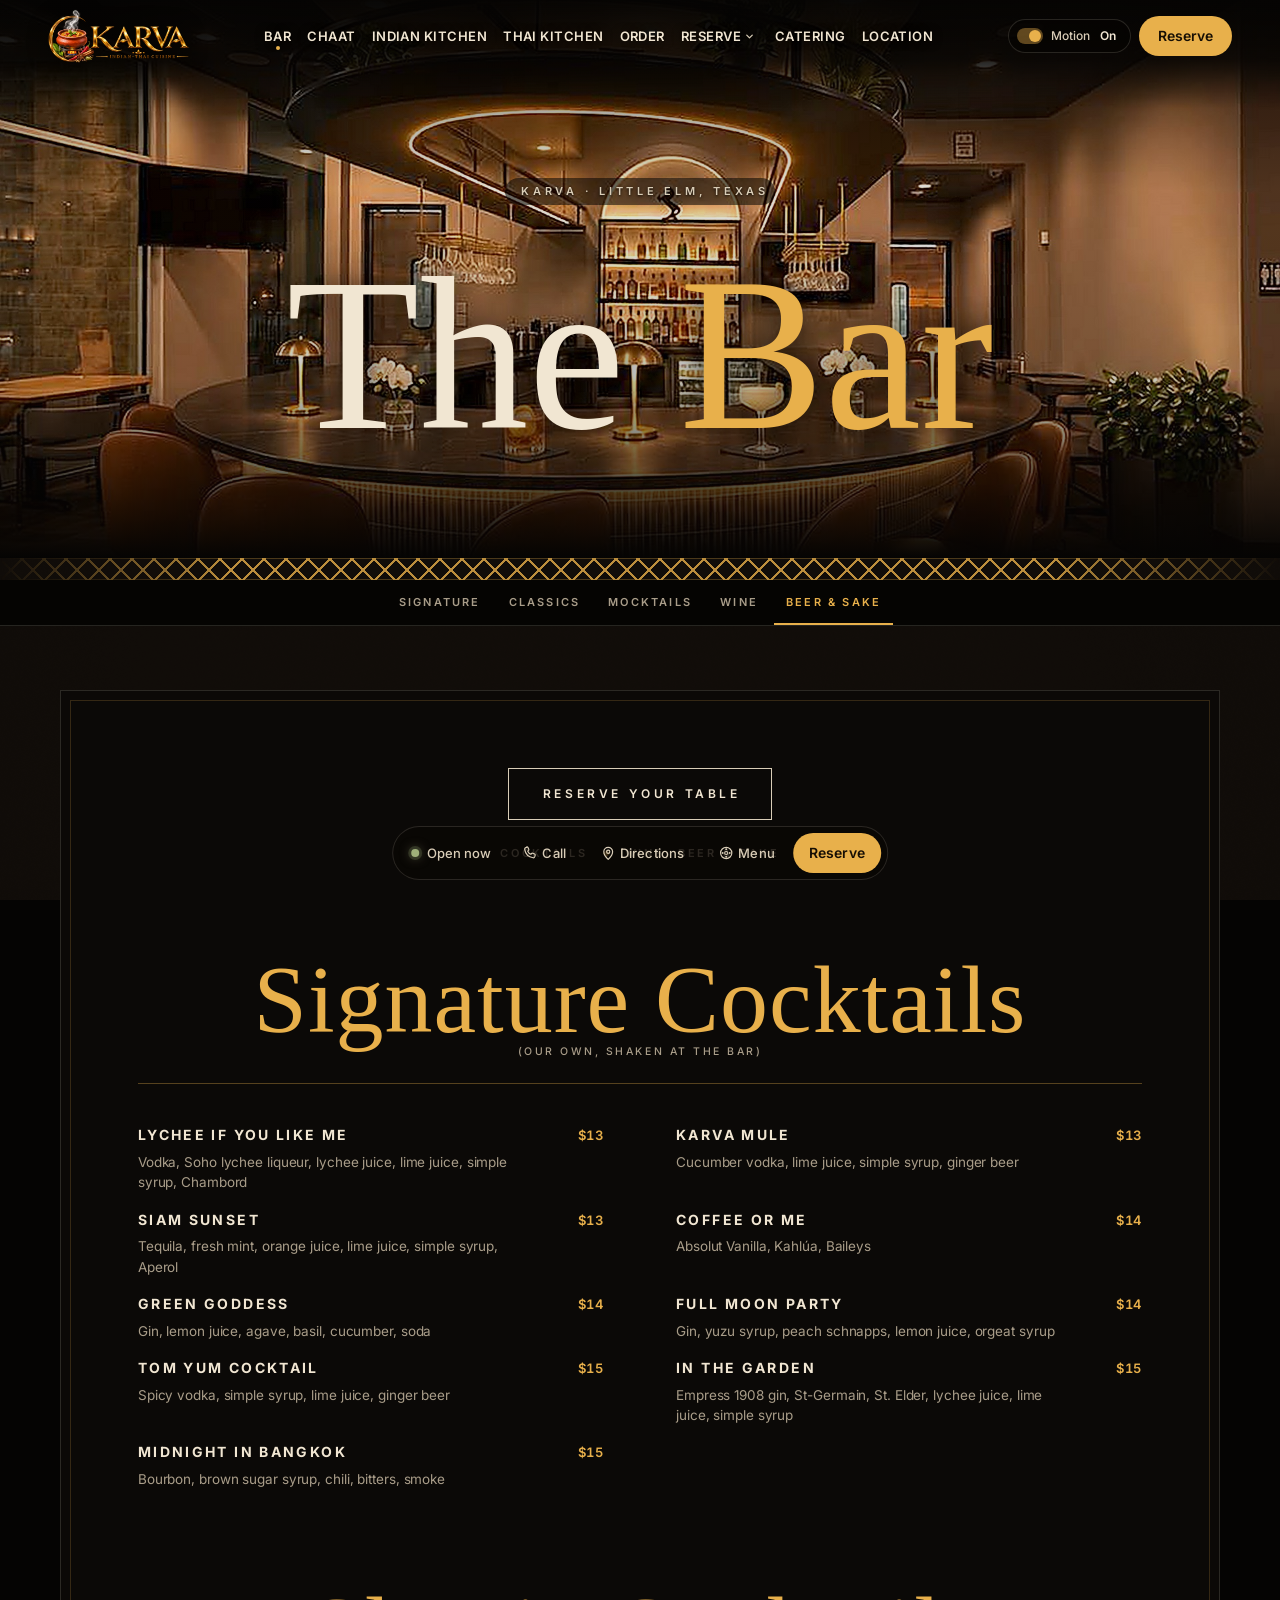
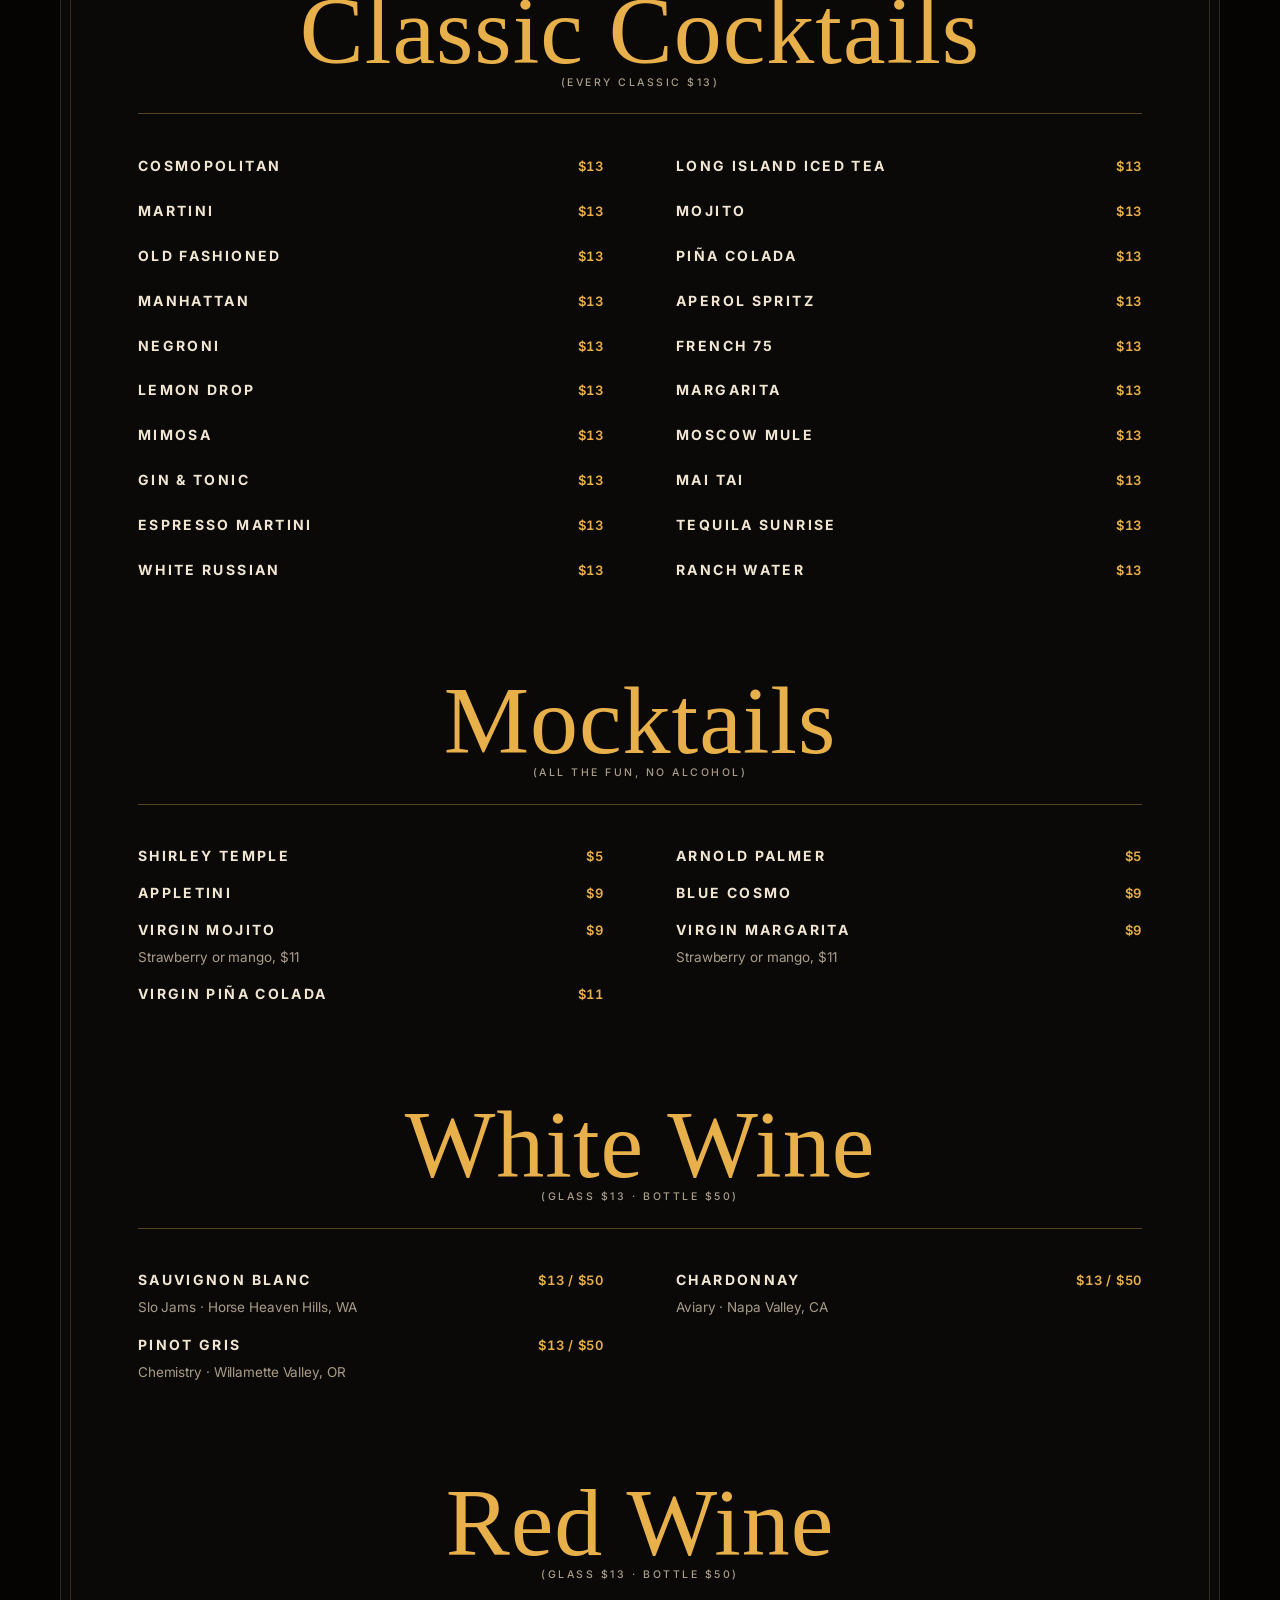
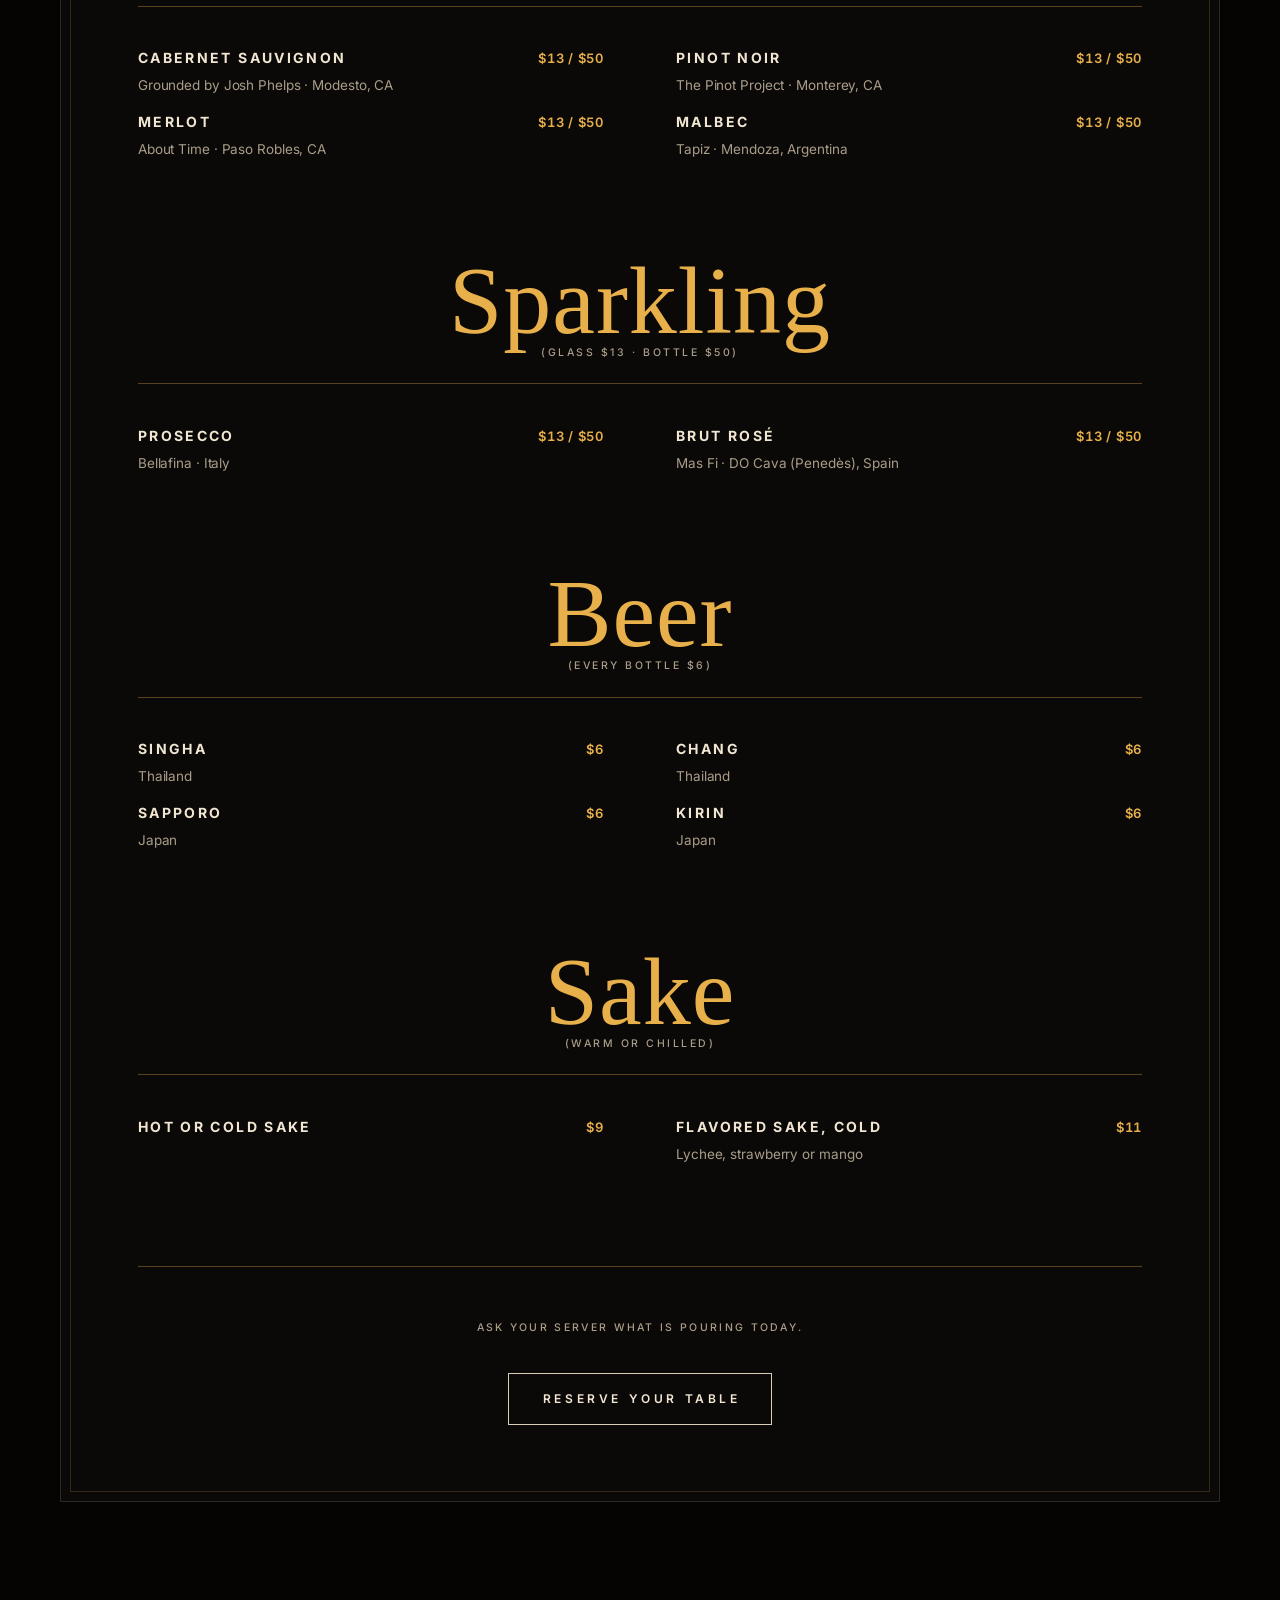
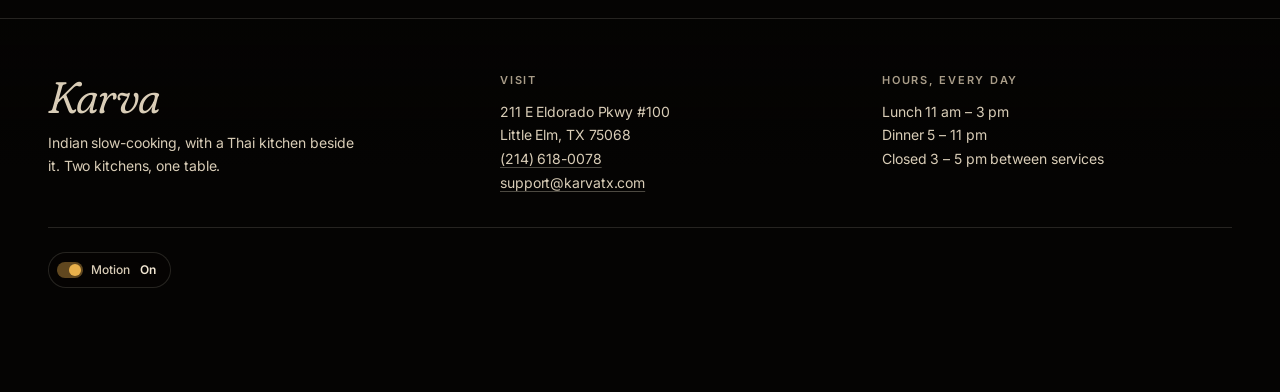
<file: drinks.html>
<!doctype html>
<html lang="en">
<head>
<script src="karva-motion-shim.js"></script>
<meta charset="utf-8">
<meta name="viewport" content="width=device-width, initial-scale=1, viewport-fit=cover">
<title>Karva · Drinks</title>
<meta name="description" content="Drinks at Karva in Little Elm, Texas. Ask your server what is pouring today.">
<meta name="theme-color" content="#050403">
<meta name="color-scheme" content="dark">
<link rel="icon" href="favicon.svg" type="image/svg+xml">
<link rel="preconnect" href="https://fonts.googleapis.com">
<link rel="preconnect" href="https://fonts.gstatic.com" crossorigin>
<link rel="stylesheet" href="https://fonts.googleapis.com/css2?family=Fraunces:ital,opsz,wght,SOFT,WONK@0,9..144,300..700,0..100,0..1;1,9..144,300..700,0..100,0..1&amp;family=Inter:wght@400;500;600&amp;display=swap">
<script>
/* Motion state before first paint: follow the OS unless the visitor chose. */
(function (d) {
  d.classList.add('js');
  var o = null; try { o = localStorage.getItem('karva-motion'); } catch (e) {}
  var r = !!(window.matchMedia && matchMedia('(prefers-reduced-motion: reduce)').matches);
  var on = o === 'on' || (o !== 'off' && !r);
  d.setAttribute('data-motion', on ? 'on' : 'off');
  if (on && window.WebGLRenderingContext && !/[?&]fx=off/.test(location.search)) d.classList.add('fx-pending');
})(document.documentElement);
</script>
<link rel="stylesheet" href="css/aroma.css?v=12">
<script type="module" src="js/site.js"></script>
<link rel="stylesheet" href="css/menu-card.css?v=5">
<script type="module" src="js/menu.js?v=5"></script>
<style>
/* the bar photo is already a night shot: lighter shading so the room shows */
.mc-hero::after { background: linear-gradient(180deg, rgba(5, 4, 3, .62) 0%, rgba(5, 4, 3, .12) 34%, rgba(5, 4, 3, .22) 68%, var(--bg) 100%); }
.mc-hero__over { display: inline-block; padding: 8px 6px 8px 16px; border-radius: 999px; background: rgba(5, 4, 3, .55); text-shadow: 0 1px 3px rgba(0, 0, 0, .9); }
/* no slow zoom on this photo: it is already enlarged on wide screens */
html[data-motion="on"] .mc-hero img { animation: none; }
.mc-hero h1 { text-shadow: 0 4px 30px rgba(0, 0, 0, .75); }
</style>
<script src="js/analytics.js?v=1" defer></script>
</head>
<body data-atmos="table">
<div class="haze" aria-hidden="true"></div>
<a class="skip" href="#main">Skip to content</a>
<header class="nav" data-nav>
  <div class="nav__in">
    <a class="brand brand--logo" href="index.html"><img src="assets/brand/karva-logo-192.webp?v=2" width="502" height="192" alt="Karva, Indian-Thai cuisine. Home" decoding="async"></a>
    <nav class="nav__links" aria-label="Pages"><a href="drinks.html" aria-current="page">Bar</a><a href="chaat.html">Chaat</a><a href="menu.html" data-nav-menu="indian">Indian Kitchen</a><a href="menu.html#thai" data-nav-menu="thai">Thai Kitchen</a><a href="order.html">Order</a><div class="dd"><a class="dd__top" href="table.html">Reserve</a><button class="dd__btn" type="button" aria-expanded="false" aria-label="More Reserve pages"><svg viewBox="0 0 12 12" aria-hidden="true"><path d="m3 4.5 3 3 3-3" fill="none" stroke="currentColor" stroke-width="1.4" stroke-linecap="round" stroke-linejoin="round"/></svg></button><div class="dd__menu"><a href="table.html">Book a table</a><a href="parties.html">Parties</a><a href="events.html">Events</a></div></div><a href="catering.html">Catering</a><a href="locations.html">Location</a></nav>
    <div class="nav__acts">
      <p class="status" data-status><span class="status__dot" aria-hidden="true"></span><span data-status-text>11–3 · 5–11</span></p>
      <button class="motion" type="button" data-motion-toggle hidden aria-pressed="false"><span class="motion__track" aria-hidden="true"></span><span class="ml">Motion</span> <b data-motion-state>On</b></button>
      <a class="btn btn--gold btn--sm" href="tel:+12146180078" data-reserve aria-haspopup="dialog">Reserve</a>
      <details class="mnav">
        <summary aria-label="Open pages menu"><span class="mnav__ic" aria-hidden="true"></span>Pages</summary>
        <div class="mnav__sheet">
          <nav aria-label="Pages"><a class="big" href="drinks.html" aria-current="page"><small>01</small>Bar</a><a class="big" href="chaat.html"><small>02</small>Chaat</a><a class="big" href="menu.html"><small>03</small>Indian Kitchen</a><a class="big" href="menu.html#thai"><small>04</small>Thai Kitchen</a><p class="mnav__sub"><a href="specials.html">Specials</a></p><a class="big" href="order.html"><small>05</small>Order</a><a class="big" href="table.html"><small>06</small>Reserve</a><p class="mnav__sub"><a href="parties.html">Parties</a><a href="events.html">Events</a></p><a class="big" href="catering.html"><small>07</small>Catering</a><a class="big" href="locations.html"><small>08</small>Location</a></nav>
          <div class="mnav__foot">
            <a class="btn btn--gold" href="tel:+12146180078" data-reserve aria-haspopup="dialog">Reserve</a>
            <a class="btn btn--line" href="tel:+12146180078">Call (214) 618-0078</a>
          </div>
        </div>
      </details>
    </div>
  </div>
</header>
<main id="main" class="mc">
  <header class="mc-hero">
    <img src="assets/photo/bar-night-v2-1920.jpg" srcset="assets/photo/bar-night-v2-960.jpg 960w, assets/photo/bar-night-v2-1920.jpg 1920w" sizes="100vw" width="960" height="1280" style="object-position:50% 47%" alt="The round Karva bar at night, warm light under the counter, tan leather stools and small gold lamps on the bar top." fetchpriority="high">
    <div class="mc-hero__in">
      <p class="mc-hero__over">Karva · Little Elm, Texas</p>
      <h1>The <em>Bar</em></h1>
    </div>
  </header>
  <div class="mc-band" aria-hidden="true"></div>
  <nav class="mc-chips" aria-label="Drinks sections" data-chips><div class="mc-chips__in"><a href="#signature">Signature</a><a href="#classics">Classics</a><a href="#mocktails">Mocktails</a><a href="#wine">Wine</a><a href="#beer">Beer &amp; Sake</a></div></nav>
  <div class="mc-card">
    <div class="mc-top">
      <a class="mc-btn" href="tel:+12146180078" data-reserve aria-haspopup="dialog">Reserve your table</a>
      <p class="mc-two"><span>Cocktails</span><i aria-hidden="true"></i><span>Wine, beer &amp; sake</span></p>
    </div>
    <section class="mc-sec" id="signature" aria-labelledby="h-signature" data-sec>
      <h2 class="mc-h" id="h-signature">Signature Cocktails</h2>
      <p class="mc-sub">(Our own, shaken at the bar)</p>
      <ul class="mc-list mc-list--plain"><li><p class="mc-nm"><span>Lychee If You Like Me</span><span class="mc-pr">$13</span></p><p class="mc-ds">Vodka, Soho lychee liqueur, lychee juice, lime juice, simple syrup, Chambord</p></li><li><p class="mc-nm"><span>Karva Mule</span><span class="mc-pr">$13</span></p><p class="mc-ds">Cucumber vodka, lime juice, simple syrup, ginger beer</p></li><li><p class="mc-nm"><span>Siam Sunset</span><span class="mc-pr">$13</span></p><p class="mc-ds">Tequila, fresh mint, orange juice, lime juice, simple syrup, Aperol</p></li><li><p class="mc-nm"><span>Coffee or Me</span><span class="mc-pr">$14</span></p><p class="mc-ds">Absolut Vanilla, Kahlúa, Baileys</p></li><li><p class="mc-nm"><span>Green Goddess</span><span class="mc-pr">$14</span></p><p class="mc-ds">Gin, lemon juice, agave, basil, cucumber, soda</p></li><li><p class="mc-nm"><span>Full Moon Party</span><span class="mc-pr">$14</span></p><p class="mc-ds">Gin, yuzu syrup, peach schnapps, lemon juice, orgeat syrup</p></li><li><p class="mc-nm"><span>Tom Yum Cocktail</span><span class="mc-pr">$15</span></p><p class="mc-ds">Spicy vodka, simple syrup, lime juice, ginger beer</p></li><li><p class="mc-nm"><span>In the Garden</span><span class="mc-pr">$15</span></p><p class="mc-ds">Empress 1908 gin, St-Germain, St. Elder, lychee juice, lime juice, simple syrup</p></li><li><p class="mc-nm"><span>Midnight in Bangkok</span><span class="mc-pr">$15</span></p><p class="mc-ds">Bourbon, brown sugar syrup, chili, bitters, smoke</p></li></ul>
    </section>
    <section class="mc-sec" id="classics" aria-labelledby="h-classics" data-sec>
      <h2 class="mc-h" id="h-classics">Classic Cocktails</h2>
      <p class="mc-sub">(Every classic $13)</p>
      <ul class="mc-list"><li><p class="mc-nm"><span>Cosmopolitan</span><span class="mc-pr">$13</span></p></li><li><p class="mc-nm"><span>Long Island Iced Tea</span><span class="mc-pr">$13</span></p></li><li><p class="mc-nm"><span>Martini</span><span class="mc-pr">$13</span></p></li><li><p class="mc-nm"><span>Mojito</span><span class="mc-pr">$13</span></p></li><li><p class="mc-nm"><span>Old Fashioned</span><span class="mc-pr">$13</span></p></li><li><p class="mc-nm"><span>Piña Colada</span><span class="mc-pr">$13</span></p></li><li><p class="mc-nm"><span>Manhattan</span><span class="mc-pr">$13</span></p></li><li><p class="mc-nm"><span>Aperol Spritz</span><span class="mc-pr">$13</span></p></li><li><p class="mc-nm"><span>Negroni</span><span class="mc-pr">$13</span></p></li><li><p class="mc-nm"><span>French 75</span><span class="mc-pr">$13</span></p></li><li><p class="mc-nm"><span>Lemon Drop</span><span class="mc-pr">$13</span></p></li><li><p class="mc-nm"><span>Margarita</span><span class="mc-pr">$13</span></p></li><li><p class="mc-nm"><span>Mimosa</span><span class="mc-pr">$13</span></p></li><li><p class="mc-nm"><span>Moscow Mule</span><span class="mc-pr">$13</span></p></li><li><p class="mc-nm"><span>Gin &amp; Tonic</span><span class="mc-pr">$13</span></p></li><li><p class="mc-nm"><span>Mai Tai</span><span class="mc-pr">$13</span></p></li><li><p class="mc-nm"><span>Espresso Martini</span><span class="mc-pr">$13</span></p></li><li><p class="mc-nm"><span>Tequila Sunrise</span><span class="mc-pr">$13</span></p></li><li><p class="mc-nm"><span>White Russian</span><span class="mc-pr">$13</span></p></li><li><p class="mc-nm"><span>Ranch Water</span><span class="mc-pr">$13</span></p></li></ul>
    </section>
    <section class="mc-sec" id="mocktails" aria-labelledby="h-mocktails" data-sec>
      <h2 class="mc-h" id="h-mocktails">Mocktails</h2>
      <p class="mc-sub">(All the fun, no alcohol)</p>
      <ul class="mc-list mc-list--plain"><li><p class="mc-nm"><span>Shirley Temple</span><span class="mc-pr">$5</span></p></li><li><p class="mc-nm"><span>Arnold Palmer</span><span class="mc-pr">$5</span></p></li><li><p class="mc-nm"><span>Appletini</span><span class="mc-pr">$9</span></p></li><li><p class="mc-nm"><span>Blue Cosmo</span><span class="mc-pr">$9</span></p></li><li><p class="mc-nm"><span>Virgin Mojito</span><span class="mc-pr">$9</span></p><p class="mc-ds">Strawberry or mango, $11</p></li><li><p class="mc-nm"><span>Virgin Margarita</span><span class="mc-pr">$9</span></p><p class="mc-ds">Strawberry or mango, $11</p></li><li><p class="mc-nm"><span>Virgin Piña Colada</span><span class="mc-pr">$11</span></p></li></ul>
    </section>
    <section class="mc-sec" id="wine" aria-labelledby="h-wine" data-sec>
      <h2 class="mc-h" id="h-wine">White Wine</h2>
      <p class="mc-sub">(Glass $13 · bottle $50)</p>
      <ul class="mc-list mc-list--plain"><li><p class="mc-nm"><span>Sauvignon Blanc</span><span class="mc-pr">$13 / $50</span></p><p class="mc-ds">Slo Jams · Horse Heaven Hills, WA</p></li><li><p class="mc-nm"><span>Chardonnay</span><span class="mc-pr">$13 / $50</span></p><p class="mc-ds">Aviary · Napa Valley, CA</p></li><li><p class="mc-nm"><span>Pinot Gris</span><span class="mc-pr">$13 / $50</span></p><p class="mc-ds">Chemistry · Willamette Valley, OR</p></li></ul>
    </section>
    <section class="mc-sec" id="red-wine" aria-labelledby="h-red-wine" data-sec data-chip="wine">
      <h2 class="mc-h" id="h-red-wine">Red Wine</h2>
      <p class="mc-sub">(Glass $13 · bottle $50)</p>
      <ul class="mc-list mc-list--plain"><li><p class="mc-nm"><span>Cabernet Sauvignon</span><span class="mc-pr">$13 / $50</span></p><p class="mc-ds">Grounded by Josh Phelps · Modesto, CA</p></li><li><p class="mc-nm"><span>Pinot Noir</span><span class="mc-pr">$13 / $50</span></p><p class="mc-ds">The Pinot Project · Monterey, CA</p></li><li><p class="mc-nm"><span>Merlot</span><span class="mc-pr">$13 / $50</span></p><p class="mc-ds">About Time · Paso Robles, CA</p></li><li><p class="mc-nm"><span>Malbec</span><span class="mc-pr">$13 / $50</span></p><p class="mc-ds">Tapiz · Mendoza, Argentina</p></li></ul>
    </section>
    <section class="mc-sec" id="sparkling" aria-labelledby="h-sparkling" data-sec data-chip="wine">
      <h2 class="mc-h" id="h-sparkling">Sparkling</h2>
      <p class="mc-sub">(Glass $13 · bottle $50)</p>
      <ul class="mc-list mc-list--plain"><li><p class="mc-nm"><span>Prosecco</span><span class="mc-pr">$13 / $50</span></p><p class="mc-ds">Bellafina · Italy</p></li><li><p class="mc-nm"><span>Brut Rosé</span><span class="mc-pr">$13 / $50</span></p><p class="mc-ds">Mas Fi · DO Cava (Penedès), Spain</p></li></ul>
    </section>
    <section class="mc-sec" id="beer" aria-labelledby="h-beer" data-sec>
      <h2 class="mc-h" id="h-beer">Beer</h2>
      <p class="mc-sub">(Every bottle $6)</p>
      <ul class="mc-list mc-list--plain"><li><p class="mc-nm"><span>Singha</span><span class="mc-pr">$6</span></p><p class="mc-ds">Thailand</p></li><li><p class="mc-nm"><span>Chang</span><span class="mc-pr">$6</span></p><p class="mc-ds">Thailand</p></li><li><p class="mc-nm"><span>Sapporo</span><span class="mc-pr">$6</span></p><p class="mc-ds">Japan</p></li><li><p class="mc-nm"><span>Kirin</span><span class="mc-pr">$6</span></p><p class="mc-ds">Japan</p></li></ul>
    </section>
    <section class="mc-sec" id="sake" aria-labelledby="h-sake" data-sec data-chip="beer">
      <h2 class="mc-h" id="h-sake">Sake</h2>
      <p class="mc-sub">(Warm or chilled)</p>
      <ul class="mc-list mc-list--plain"><li><p class="mc-nm"><span>Hot or Cold Sake</span><span class="mc-pr">$9</span></p></li><li><p class="mc-nm"><span>Flavored Sake, cold</span><span class="mc-pr">$11</span></p><p class="mc-ds">Lychee, strawberry or mango</p></li></ul>
    </section>
    <div class="mc-end">
      <p>Ask your server what is pouring today.</p>
      <a class="mc-btn" href="tel:+12146180078" data-reserve aria-haspopup="dialog">Reserve your table</a>
    </div>
  </div>
</main>
<footer class="foot">
  <div class="foot__in">
    <div>
      <p class="foot__brand">Karva</p>
      <p>Indian slow-cooking, with a Thai kitchen beside it. Two kitchens, one table.</p>
    </div>
    <div>
      <h2>Visit</h2>
      <address>211 E Eldorado Pkwy #100<br>Little Elm, TX 75068</address>
      <p><a href="tel:+12146180078">(214) 618-0078</a><br><a href="mailto:support@karvatx.com">support@karvatx.com</a></p>
    </div>
    <div>
      <h2>Hours, every day</h2>
      <p>Lunch 11 am – 3 pm<br>Dinner 5 – 11 pm<br>Closed 3 – 5 pm between services</p>
    </div>
    <div class="foot__base">
      <button class="motion" type="button" data-motion-toggle hidden aria-pressed="false"><span class="motion__track" aria-hidden="true"></span><span class="ml">Motion</span> <b data-motion-state>On</b></button>
    </div>
  </div>
</footer>
<nav class="bar" aria-label="Quick actions">
  <p class="status" data-status><span class="status__dot" aria-hidden="true"></span><span data-status-text>11–3 · 5–11</span></p>
  <a href="tel:+12146180078"><svg viewBox="0 0 20 20" aria-hidden="true"><path d="M6.2 2.8 4.4 3.3c-.9.3-1.5 1.2-1.3 2.1.9 5.4 5.1 9.6 10.5 10.5.9.2 1.8-.4 2.1-1.3l.5-1.8c.2-.6-.1-1.2-.7-1.5l-2.3-1c-.5-.2-1.1-.1-1.5.3l-.9 1c-1.7-.8-3.1-2.2-3.9-3.9l1-.9c.4-.4.5-1 .3-1.5l-1-2.3c-.3-.6-.9-.9-1.5-.7z" fill="none" stroke="currentColor" stroke-width="1.5" stroke-linejoin="round"/></svg>Call</a>
  <a href="https://www.google.com/maps/search/?api=1&amp;query=211+E+Eldorado+Pkwy+%23100%2C+Little+Elm%2C+TX+75068" target="_blank" rel="noopener"><svg viewBox="0 0 20 20" aria-hidden="true"><path d="M10 18s5.5-5.2 5.5-9.6A5.5 5.5 0 0 0 4.5 8.4C4.5 12.8 10 18 10 18z" fill="none" stroke="currentColor" stroke-width="1.5" stroke-linejoin="round"/><circle cx="10" cy="8.4" r="2" fill="none" stroke="currentColor" stroke-width="1.5"/></svg>Directions</a>
  <a href="menu.html"><svg viewBox="0 0 20 20" aria-hidden="true"><circle cx="10" cy="10" r="7" fill="none" stroke="currentColor" stroke-width="1.5"/><circle cx="10" cy="10" r="2" fill="none" stroke="currentColor" stroke-width="1.3"/><circle cx="10" cy="5.4" r="1.2" fill="currentColor"/><circle cx="14.4" cy="10" r="1.2" fill="currentColor"/><circle cx="10" cy="14.6" r="1.2" fill="currentColor"/><circle cx="5.6" cy="10" r="1.2" fill="currentColor"/></svg>Menu</a>
  <a class="bar__cta" href="tel:+12146180078" data-reserve aria-haspopup="dialog">Reserve</a>
</nav>
</body>
</html>
</file>
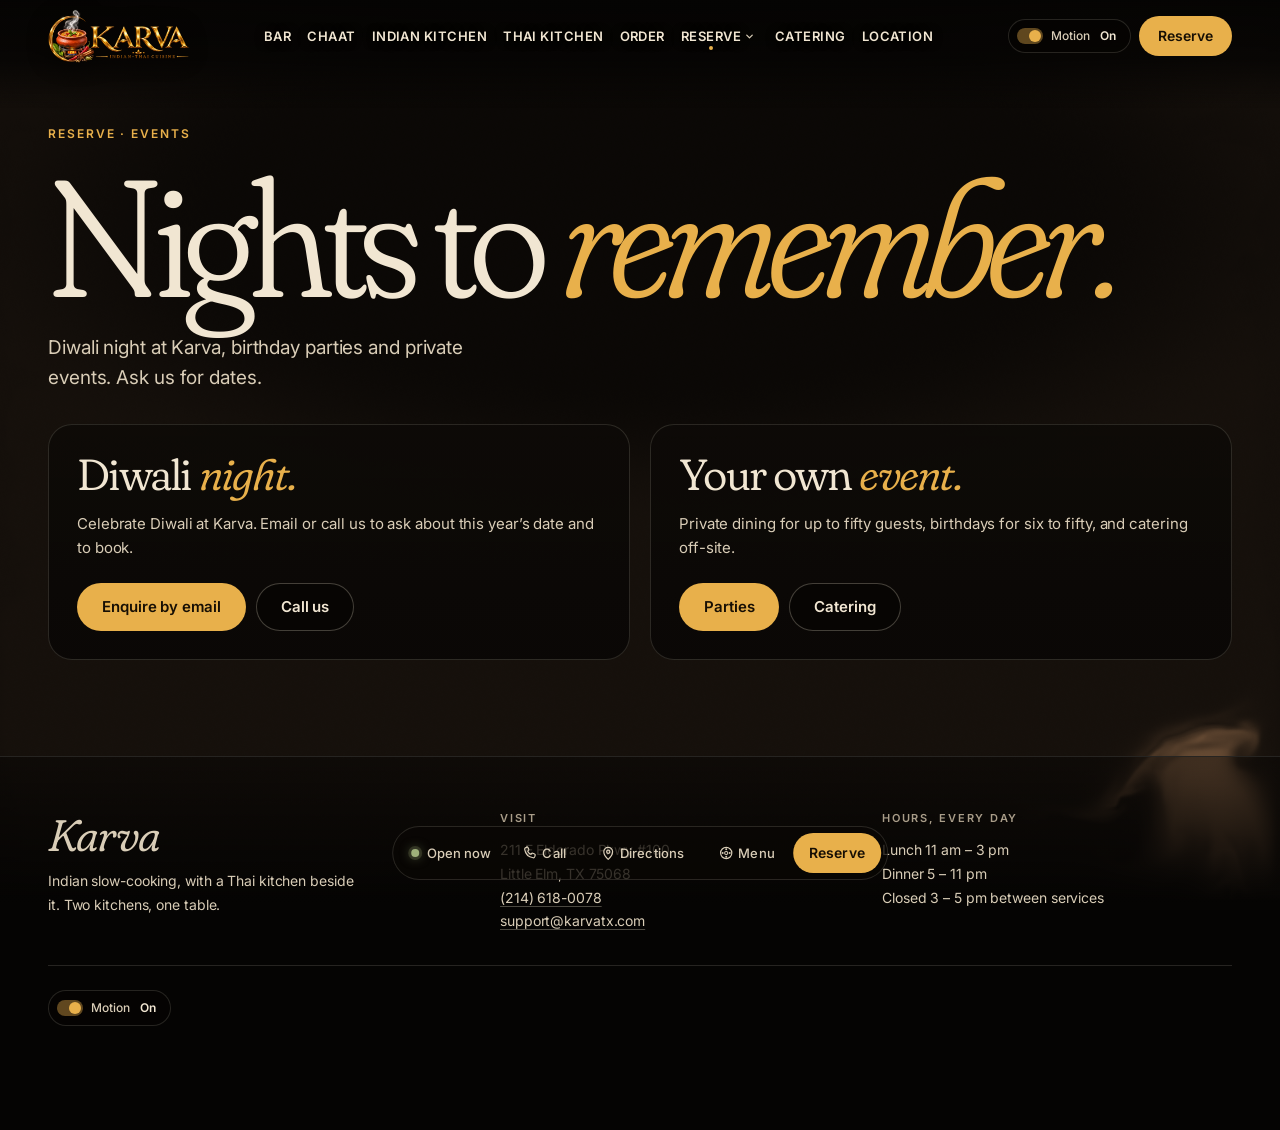
<file: events.html>
<!doctype html>
<html lang="en">
<head>
<script src="karva-motion-shim.js"></script>
<meta charset="utf-8">
<meta name="viewport" content="width=device-width, initial-scale=1, viewport-fit=cover">
<title>Karva · Events</title>
<meta name="description" content="Diwali night, birthdays and private events at Karva in Little Elm, Texas.">
<meta name="theme-color" content="#050403">
<meta name="color-scheme" content="dark">
<link rel="icon" href="favicon.svg" type="image/svg+xml">
<link rel="preconnect" href="https://fonts.googleapis.com">
<link rel="preconnect" href="https://fonts.gstatic.com" crossorigin>
<link rel="stylesheet" href="https://fonts.googleapis.com/css2?family=Fraunces:ital,opsz,wght,SOFT,WONK@0,9..144,300..700,0..100,0..1;1,9..144,300..700,0..100,0..1&amp;family=Inter:wght@400;500;600&amp;display=swap">
<script>
/* Motion state before first paint: follow the OS unless the visitor chose. */
(function (d) {
  d.classList.add('js');
  var o = null; try { o = localStorage.getItem('karva-motion'); } catch (e) {}
  var r = !!(window.matchMedia && matchMedia('(prefers-reduced-motion: reduce)').matches);
  var on = o === 'on' || (o !== 'off' && !r);
  d.setAttribute('data-motion', on ? 'on' : 'off');
  if (on && window.WebGLRenderingContext && !/[?&]fx=off/.test(location.search)) d.classList.add('fx-pending');
})(document.documentElement);
</script>
<link rel="stylesheet" href="css/aroma.css?v=12">
<script type="module" src="js/site.js"></script>
<script src="js/analytics.js?v=1" defer></script>
</head>
<body data-atmos="table">
<div class="haze" aria-hidden="true"></div>
<a class="skip" href="#main">Skip to content</a>
<header class="nav" data-nav>
  <div class="nav__in">
    <a class="brand brand--logo" href="index.html"><img src="assets/brand/karva-logo-192.webp?v=2" width="502" height="192" alt="Karva, Indian-Thai cuisine. Home" decoding="async"></a>
    <nav class="nav__links" aria-label="Pages"><a href="drinks.html">Bar</a><a href="chaat.html">Chaat</a><a href="menu.html" data-nav-menu="indian">Indian Kitchen</a><a href="menu.html#thai" data-nav-menu="thai">Thai Kitchen</a><a href="order.html">Order</a><div class="dd is-current"><a class="dd__top" href="table.html">Reserve</a><button class="dd__btn" type="button" aria-expanded="false" aria-label="More Reserve pages"><svg viewBox="0 0 12 12" aria-hidden="true"><path d="m3 4.5 3 3 3-3" fill="none" stroke="currentColor" stroke-width="1.4" stroke-linecap="round" stroke-linejoin="round"/></svg></button><div class="dd__menu"><a href="table.html">Book a table</a><a href="parties.html">Parties</a><a href="events.html" aria-current="page">Events</a></div></div><a href="catering.html">Catering</a><a href="locations.html">Location</a></nav>
    <div class="nav__acts">
      <p class="status" data-status><span class="status__dot" aria-hidden="true"></span><span data-status-text>11–3 · 5–11</span></p>
      <button class="motion" type="button" data-motion-toggle hidden aria-pressed="false"><span class="motion__track" aria-hidden="true"></span><span class="ml">Motion</span> <b data-motion-state>On</b></button>
      <a class="btn btn--gold btn--sm" href="tel:+12146180078" data-reserve aria-haspopup="dialog">Reserve</a>
      <details class="mnav">
        <summary aria-label="Open pages menu"><span class="mnav__ic" aria-hidden="true"></span>Pages</summary>
        <div class="mnav__sheet">
          <nav aria-label="Pages"><a class="big" href="drinks.html"><small>01</small>Bar</a><a class="big" href="chaat.html"><small>02</small>Chaat</a><a class="big" href="menu.html"><small>03</small>Indian Kitchen</a><a class="big" href="menu.html#thai"><small>04</small>Thai Kitchen</a><p class="mnav__sub"><a href="specials.html">Specials</a></p><a class="big" href="order.html"><small>05</small>Order</a><a class="big" href="table.html"><small>06</small>Reserve</a><p class="mnav__sub"><a href="parties.html">Parties</a><a href="events.html" aria-current="page">Events</a></p><a class="big" href="catering.html"><small>07</small>Catering</a><a class="big" href="locations.html"><small>08</small>Location</a></nav>
          <div class="mnav__foot">
            <a class="btn btn--gold" href="tel:+12146180078" data-reserve aria-haspopup="dialog">Reserve</a>
            <a class="btn btn--line" href="tel:+12146180078">Call (214) 618-0078</a>
          </div>
        </div>
      </details>
    </div>
  </div>
</header>
<main id="main">
  <header class="phead" data-zone="0.5"><span class="kicker">Reserve · Events</span><h1>Nights to <em>remember.</em></h1><p>Diwali night at Karva, birthday parties and private events. Ask us for dates.</p></header>
  <div class="tgrid tgrid--two"><section class="tcard" aria-labelledby="h-e1"><h2 id="h-e1">Diwali <em>night.</em></h2><p>Celebrate Diwali at Karva. Email or call us to ask about this year’s date and to book.</p><div class="tcard__acts"><a class="btn btn--gold" href="mailto:support@karvatx.com?subject=Diwali%20night%20enquiry">Enquire by email</a><a class="btn btn--line" href="tel:+12146180078">Call us</a></div></section><section class="tcard" aria-labelledby="h-e2"><h2 id="h-e2">Your own <em>event.</em></h2><p>Private dining for up to fifty guests, birthdays for six to fifty, and catering off-site.</p><div class="tcard__acts"><a class="btn btn--gold" href="parties.html">Parties</a><a class="btn btn--line" href="catering.html">Catering</a></div></section></div>
</main>
<footer class="foot">
  <div class="foot__in">
    <div>
      <p class="foot__brand">Karva</p>
      <p>Indian slow-cooking, with a Thai kitchen beside it. Two kitchens, one table.</p>
    </div>
    <div>
      <h2>Visit</h2>
      <address>211 E Eldorado Pkwy #100<br>Little Elm, TX 75068</address>
      <p><a href="tel:+12146180078">(214) 618-0078</a><br><a href="mailto:support@karvatx.com">support@karvatx.com</a></p>
    </div>
    <div>
      <h2>Hours, every day</h2>
      <p>Lunch 11 am – 3 pm<br>Dinner 5 – 11 pm<br>Closed 3 – 5 pm between services</p>
    </div>
    <div class="foot__base">
      <button class="motion" type="button" data-motion-toggle hidden aria-pressed="false"><span class="motion__track" aria-hidden="true"></span><span class="ml">Motion</span> <b data-motion-state>On</b></button>
    </div>
  </div>
</footer>
<nav class="bar" aria-label="Quick actions">
  <p class="status" data-status><span class="status__dot" aria-hidden="true"></span><span data-status-text>11–3 · 5–11</span></p>
  <a href="tel:+12146180078"><svg viewBox="0 0 20 20" aria-hidden="true"><path d="M6.2 2.8 4.4 3.3c-.9.3-1.5 1.2-1.3 2.1.9 5.4 5.1 9.6 10.5 10.5.9.2 1.8-.4 2.1-1.3l.5-1.8c.2-.6-.1-1.2-.7-1.5l-2.3-1c-.5-.2-1.1-.1-1.5.3l-.9 1c-1.7-.8-3.1-2.2-3.9-3.9l1-.9c.4-.4.5-1 .3-1.5l-1-2.3c-.3-.6-.9-.9-1.5-.7z" fill="none" stroke="currentColor" stroke-width="1.5" stroke-linejoin="round"/></svg>Call</a>
  <a href="https://www.google.com/maps/search/?api=1&amp;query=211+E+Eldorado+Pkwy+%23100%2C+Little+Elm%2C+TX+75068" target="_blank" rel="noopener"><svg viewBox="0 0 20 20" aria-hidden="true"><path d="M10 18s5.5-5.2 5.5-9.6A5.5 5.5 0 0 0 4.5 8.4C4.5 12.8 10 18 10 18z" fill="none" stroke="currentColor" stroke-width="1.5" stroke-linejoin="round"/><circle cx="10" cy="8.4" r="2" fill="none" stroke="currentColor" stroke-width="1.5"/></svg>Directions</a>
  <a href="menu.html"><svg viewBox="0 0 20 20" aria-hidden="true"><circle cx="10" cy="10" r="7" fill="none" stroke="currentColor" stroke-width="1.5"/><circle cx="10" cy="10" r="2" fill="none" stroke="currentColor" stroke-width="1.3"/><circle cx="10" cy="5.4" r="1.2" fill="currentColor"/><circle cx="14.4" cy="10" r="1.2" fill="currentColor"/><circle cx="10" cy="14.6" r="1.2" fill="currentColor"/><circle cx="5.6" cy="10" r="1.2" fill="currentColor"/></svg>Menu</a>
  <a class="bar__cta" href="tel:+12146180078" data-reserve aria-haspopup="dialog">Reserve</a>
</nav>
</body>
</html>
</file>
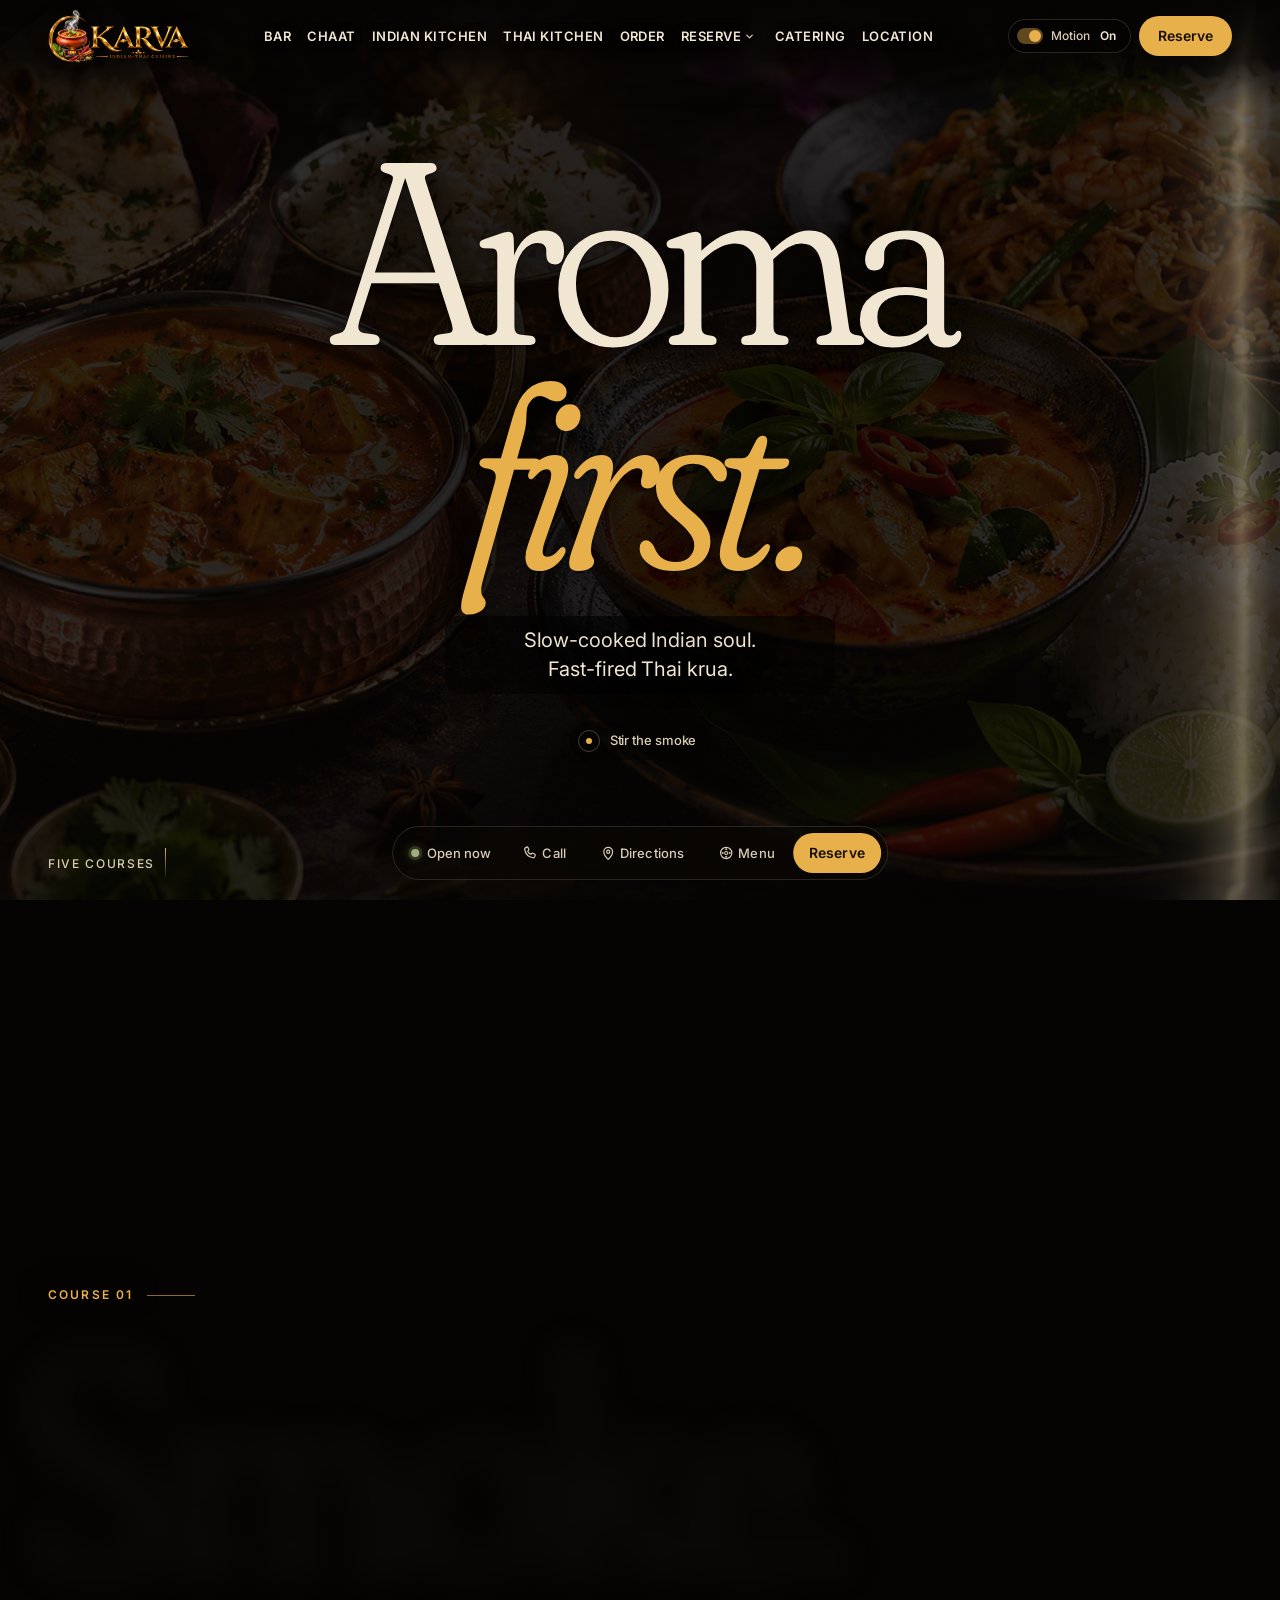
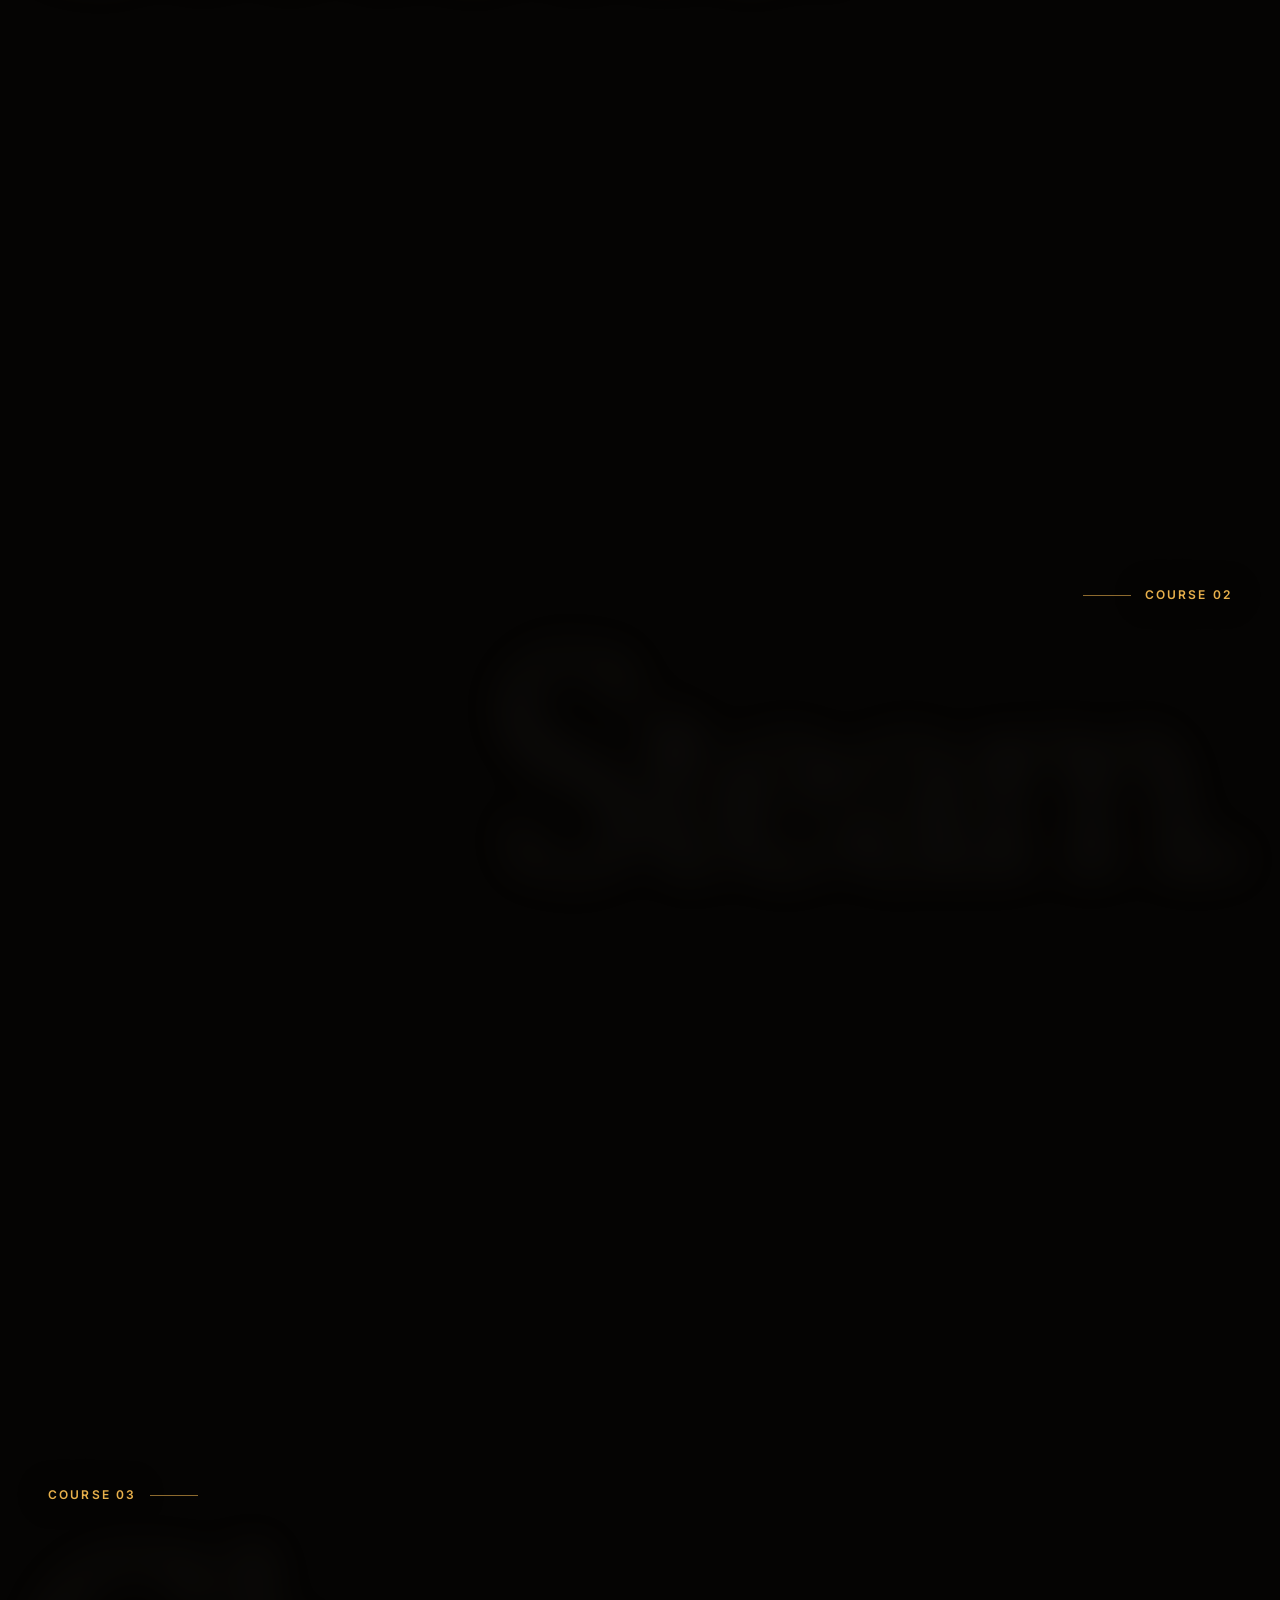
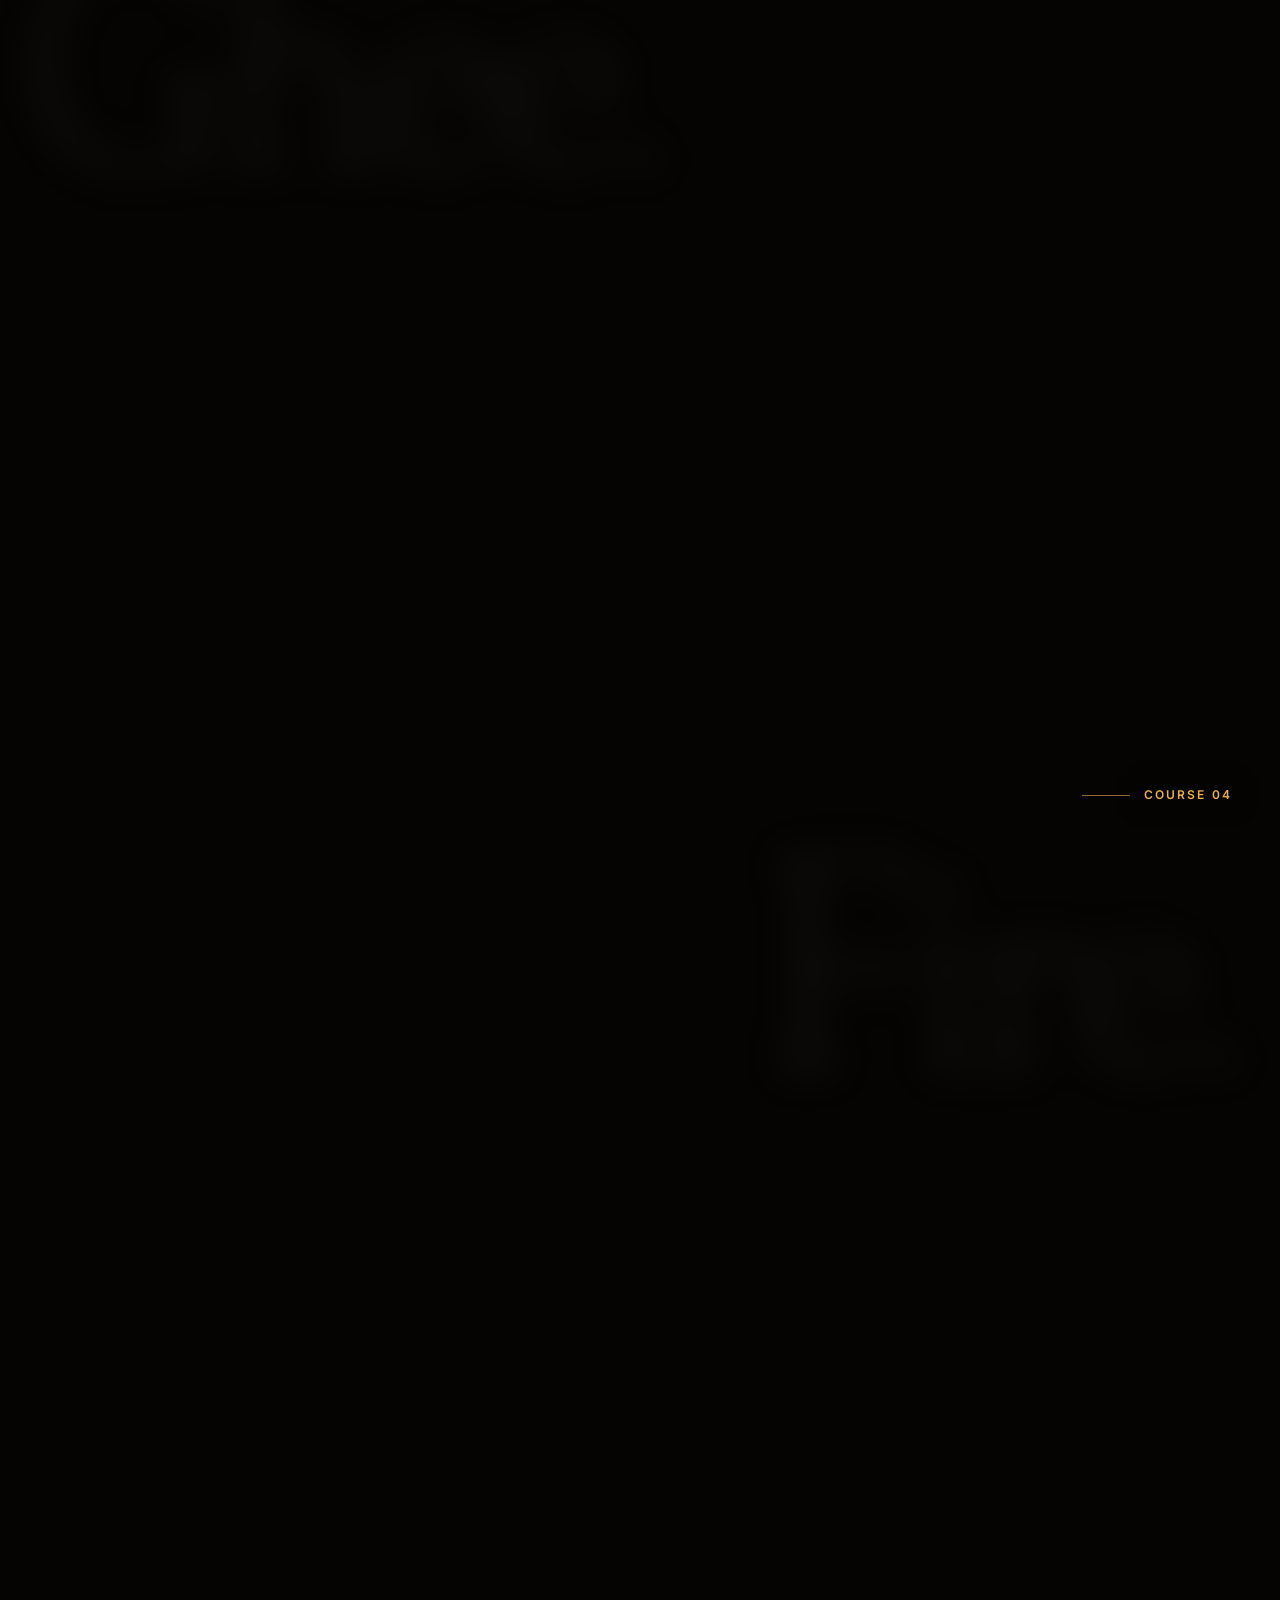
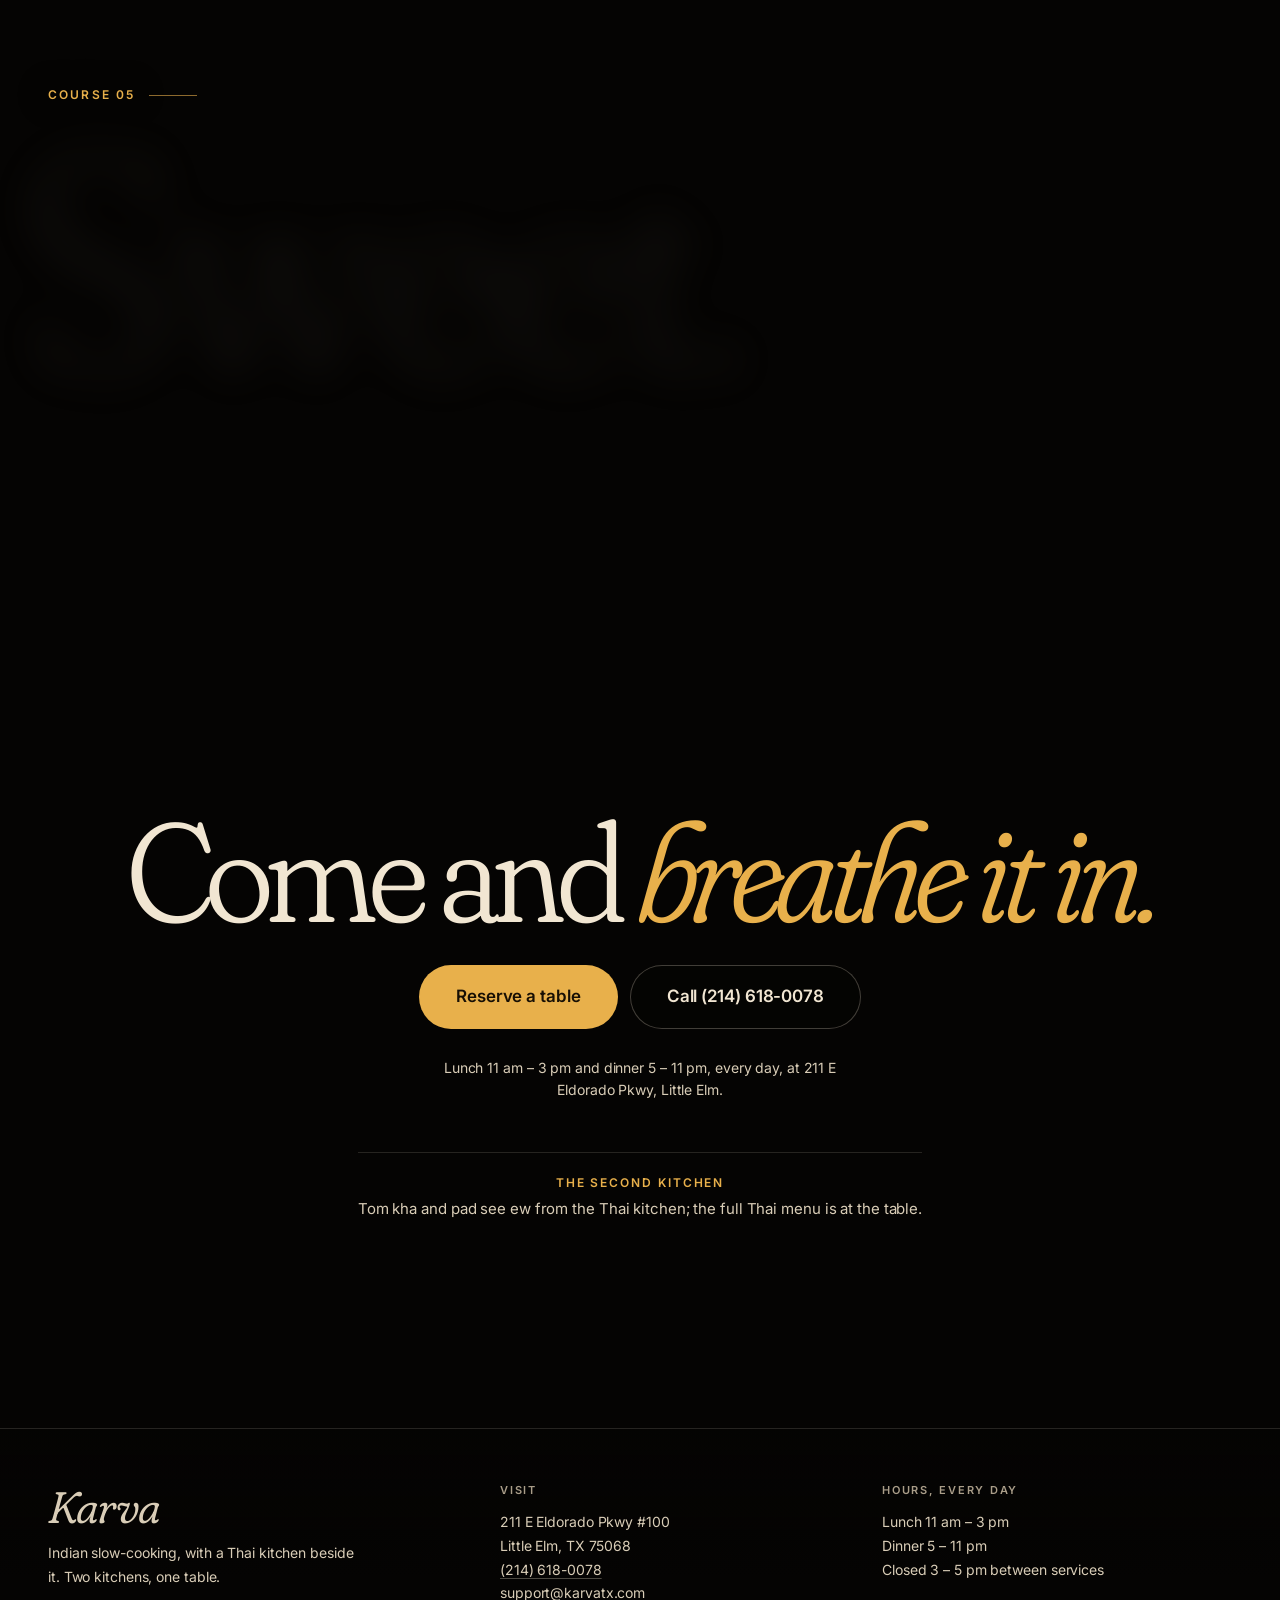
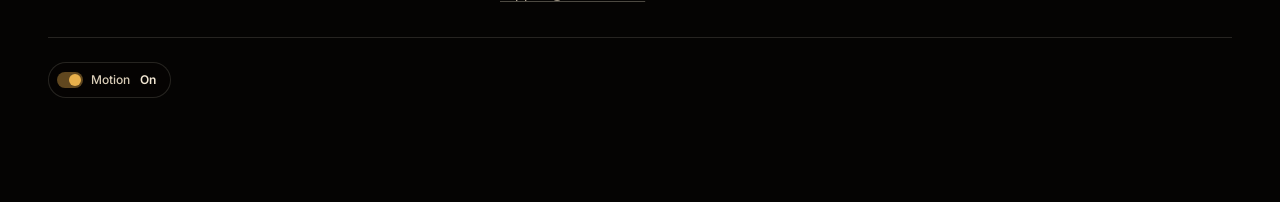
<file: index-logo.html>
<!doctype html>
<html lang="en">
<head>
<script src="karva-motion-shim.js"></script>
<meta charset="utf-8">
<meta name="viewport" content="width=device-width, initial-scale=1, viewport-fit=cover">
<title>SAMPLE · Karva · Aroma first</title>
<meta name="description" content="Karva, Indian slow-cooking with a Thai kitchen beside it, in Little Elm, Texas. You smell it before you see it.">
<meta name="theme-color" content="#050403">
<meta name="color-scheme" content="dark">
<link rel="icon" href="favicon.svg" type="image/svg+xml">
<link rel="preconnect" href="https://fonts.googleapis.com">
<link rel="preconnect" href="https://fonts.gstatic.com" crossorigin>
<link rel="stylesheet" href="https://fonts.googleapis.com/css2?family=Fraunces:ital,opsz,wght,SOFT,WONK@0,9..144,300..700,0..100,0..1;1,9..144,300..700,0..100,0..1&amp;family=Inter:wght@400;500;600&amp;display=swap">
<script>
/* Motion state before first paint: follow the OS unless the visitor chose. */
(function (d) {
  d.classList.add('js');
  var o = null; try { o = localStorage.getItem('karva-motion'); } catch (e) {}
  var r = !!(window.matchMedia && matchMedia('(prefers-reduced-motion: reduce)').matches);
  var on = o === 'on' || (o !== 'off' && !r);
  d.setAttribute('data-motion', on ? 'on' : 'off');
  if (on && window.WebGLRenderingContext && !/[?&]fx=off/.test(location.search)) d.classList.add('fx-pending');
})(document.documentElement);
</script>
<link rel="stylesheet" href="css/aroma.css?v=12">
<script>(function(d){var h=d.documentElement,ios=/iP(hone|ad|od)/.test(navigator.userAgent)||(navigator.platform==="MacIntel"&&navigator.maxTouchPoints>1);if(ios)h.classList.add("ios");h.dataset.logo=ios?"assets/brand/karva-logo-1200.png":"assets/brand/karva-logo-hd.webp";var l=d.createElement("link");l.rel="preload";l.as="image";l.href=h.dataset.logo;l.setAttribute("fetchpriority","high");d.head.appendChild(l);})(document);</script>
<script type="module" src="js/home-logo.js"></script>
<style>
/* SAMPLE: the logo written in smoke before "Aroma first." */
.logo-intro { position: fixed; inset: 0; z-index: 2; display: grid; place-items: center; pointer-events: none; padding: 0 4vw; }
.logo-intro img { width: min(78vw, 1080px); height: auto; opacity: 0; filter: blur(22px) brightness(1.6); transform: scale(1.06);
  transition: opacity 1.8s cubic-bezier(.2,.7,.2,1), filter 2.2s cubic-bezier(.2,.7,.2,1), transform 3.2s cubic-bezier(.2,.7,.2,1); }
.logo-intro.is-in img { opacity: 1; filter: blur(0) brightness(1) drop-shadow(0 0 34px rgba(232, 176, 75, .28)); transform: scale(1); }
.logo-intro.is-out img { opacity: 0; filter: blur(16px) brightness(1.4); transform: scale(1.03) translateY(-2%); transition-duration: 1.3s, 1.3s, 1.6s; }
.logo-intro.is-quick img { transition-duration: .3s; }
.logo-intro__steam { position: fixed; pointer-events: none; opacity: 0; filter: blur(5px); transition: opacity 1.4s ease; mix-blend-mode: screen; }
.logo-intro__steam.is-on { opacity: 1; }
.logo-intro.is-out .logo-intro__steam { opacity: 0; transition-duration: .9s; }
@media (max-width: 759px) { .logo-intro img { width: 92vw; } }
html.ios .logo-intro img, html.ios .logo-intro__steam { filter: none !important; }
/* the headline waits for the logo act, so its safety reveal comes later */
html.logo-intro-on.fx-pending .hero:not(.is-formed) .hero__title { animation-delay: 20s; }
html.logo-intro-on.fx-pending .hero:not(.is-released) .hero__line { animation-delay: 20.5s; }
</style>
<script src="js/analytics.js?v=1" defer></script>
</head>
<body data-atmos="aroma" data-no-enter>
<div class="haze" aria-hidden="true"></div>
<a class="skip" href="#main">Skip to content</a>
<header class="nav" data-nav>
  <div class="nav__in">
    <a class="brand brand--logo" href="index.html"><img src="assets/brand/karva-logo-192.webp?v=2" width="502" height="192" alt="Karva, Indian-Thai cuisine. Home" decoding="async"></a>
    <nav class="nav__links" aria-label="Pages"><a href="drinks.html">Bar</a><a href="chaat.html">Chaat</a><a href="menu.html" data-nav-menu="indian">Indian Kitchen</a><a href="menu.html#thai" data-nav-menu="thai">Thai Kitchen</a><a href="order.html">Order</a><div class="dd"><a class="dd__top" href="table.html">Reserve</a><button class="dd__btn" type="button" aria-expanded="false" aria-label="More Reserve pages"><svg viewBox="0 0 12 12" aria-hidden="true"><path d="m3 4.5 3 3 3-3" fill="none" stroke="currentColor" stroke-width="1.4" stroke-linecap="round" stroke-linejoin="round"/></svg></button><div class="dd__menu"><a href="table.html">Book a table</a><a href="parties.html">Parties</a><a href="events.html">Events</a></div></div><a href="catering.html">Catering</a><a href="locations.html">Location</a></nav>
    <div class="nav__acts">
      <p class="status" data-status><span class="status__dot" aria-hidden="true"></span><span data-status-text>11–3 · 5–11</span></p>
      <button class="motion" type="button" data-motion-toggle hidden aria-pressed="false"><span class="motion__track" aria-hidden="true"></span><span class="ml">Motion</span> <b data-motion-state>On</b></button>
      <a class="btn btn--gold btn--sm" href="tel:+12146180078" data-reserve aria-haspopup="dialog">Reserve</a>
      <details class="mnav">
        <summary aria-label="Open pages menu"><span class="mnav__ic" aria-hidden="true"></span>Pages</summary>
        <div class="mnav__sheet">
          <nav aria-label="Pages"><a class="big" href="drinks.html"><small>01</small>Bar</a><a class="big" href="chaat.html"><small>02</small>Chaat</a><a class="big" href="menu.html"><small>03</small>Indian Kitchen</a><a class="big" href="menu.html#thai"><small>04</small>Thai Kitchen</a><p class="mnav__sub"><a href="specials.html">Specials</a></p><a class="big" href="order.html"><small>05</small>Order</a><a class="big" href="table.html"><small>06</small>Reserve</a><p class="mnav__sub"><a href="parties.html">Parties</a><a href="events.html">Events</a></p><a class="big" href="catering.html"><small>07</small>Catering</a><a class="big" href="locations.html"><small>08</small>Location</a></nav>
          <div class="mnav__foot">
            <a class="btn btn--gold" href="tel:+12146180078" data-reserve aria-haspopup="dialog">Reserve</a>
            <a class="btn btn--line" href="tel:+12146180078">Call (214) 618-0078</a>
          </div>
        </div>
      </details>
    </div>
  </div>
</header>
<div class="logo-intro" aria-hidden="true"><img alt="" decoding="async" fetchpriority="high"></div>
<script>document.querySelector(".logo-intro img").src=document.documentElement.dataset.logo;</script>
<main id="main">
  <section class="hero" aria-labelledby="hero-title" data-tone="0.92,0.68,0.3">
    <figure class="veil" data-veil>
      <img src="assets/photo/spread-1920.jpg" srcset="assets/photo/spread-960.jpg 960w, assets/photo/spread-1920.jpg 1920w, assets/photo/spread-2560.jpg 2560w" sizes="100vw" width="1920" height="1080" alt="Paneer curry, naan and rice beside a Thai red curry, pad thai and jasmine rice on a dark table." fetchpriority="high" decoding="async">
    </figure>
    <div class="hero__copy" data-zone="0.5">
      <h1 class="hero__title legible" id="hero-title"><span class="ln">Aroma</span> <span class="ln">first.</span></h1>
      <p class="hero__line legible"><span style="white-space:nowrap">Slow-cooked Indian soul.</span> <span style="white-space:nowrap">Fast-fired Thai krua.</span></p>
      <p class="hint"><i aria-hidden="true"></i>Stir the smoke</p>
    </div>
    <div class="hero__foot">
      <a class="cue" href="#c1">Five courses</a>
    </div>
  </section>

  <section class="course" id="c1" aria-labelledby="c1-h" data-tone="0.98,0.62,0.36" data-bloom="1,0.55,0.25" data-stir>
    <figure class="veil" data-veil>
      <img src="assets/photo/kebab-skewers-1920.jpg" srcset="assets/photo/kebab-skewers-960.jpg 960w, assets/photo/kebab-skewers-1920.jpg 1920w, assets/photo/kebab-skewers-3840.jpg 3840w" sizes="100vw" width="1920" height="1280" alt="Kebab skewers charring over a grill." loading="lazy" decoding="async">
    </figure>
    <div class="course__inner"><div class="course__text" data-zone="0.36">
      <p class="course__no legible">Course 01</p>
      <h2 class="course__word legible" id="c1-h">Smoke.</h2>
      <p class="course__line legible">The tandoor speaks first: kakori seekh, malai tikka, barrah chaap.</p>
    </div></div>
  </section>
  <section class="course course--right" id="c2" aria-labelledby="c2-h" data-tone="0.95,0.93,0.88" data-bloom="1,0.9,0.75" data-stir>
    <figure class="veil" data-veil>
      <img src="assets/photo/biryani-handi-1920.jpg" srcset="assets/photo/biryani-handi-960.jpg 960w, assets/photo/biryani-handi-1920.jpg 1920w, assets/photo/biryani-handi-3840.jpg 3840w" sizes="100vw" width="1920" height="1280" alt="Biryani in brass handis on a dark table." loading="lazy" decoding="async" style="object-position:50% 40%">
    </figure>
    <div class="course__inner"><div class="course__text" data-zone="0.36">
      <p class="course__no legible">Course 02</p>
      <h2 class="course__word legible" id="c2-h">Steam.</h2>
      <p class="course__line legible">The seal breaks on a Hyderabadi biryani, slow-cooked on dum.</p>
    </div></div>
  </section>
  <section class="course" id="c3" aria-labelledby="c3-h" data-tone="0.92,0.69,0.28" data-bloom="1,0.75,0.3" data-stir>
    <figure class="veil" data-veil>
      <img src="assets/photo/dal-makhani-1920.jpg" srcset="assets/photo/dal-makhani-960.jpg 960w, assets/photo/dal-makhani-1920.jpg 1920w, assets/photo/dal-makhani-3840.jpg 3840w" sizes="100vw" width="1920" height="1280" alt="Dal makhani with rice and flatbread." loading="lazy" decoding="async">
    </figure>
    <div class="course__inner"><div class="course__text" data-zone="0.36">
      <p class="course__no legible">Course 03</p>
      <h2 class="course__word legible" id="c3-h">Ghee.</h2>
      <p class="course__line legible">Dal makhni, butter masala, malai kofta: gold, and slow.</p>
    </div></div>
  </section>
  <section class="course course--right" id="c4" aria-labelledby="c4-h" data-tone="0.98,0.8,0.42" data-bloom="1,0.65,0.2" data-stir>
    <figure class="veil" data-veil>
      <img src="assets/photo/spice-spoon-1920.jpg" srcset="assets/photo/spice-spoon-960.jpg 960w, assets/photo/spice-spoon-1920.jpg 1920w, assets/photo/spice-spoon-3840.jpg 3840w" sizes="100vw" width="1920" height="1280" alt="A wooden spoon of spices with turmeric spilled on a dark table." loading="lazy" decoding="async">
    </figure>
    <div class="course__inner"><div class="course__text" data-zone="0.36">
      <p class="course__no legible">Course 04</p>
      <h2 class="course__word legible" id="c4-h">Fire.</h2>
      <p class="course__line legible">Mustard seeds in hot oil, one sharp crackle: tap anywhere.</p>
    </div></div>
  </section>
  <section class="course" id="c5" aria-labelledby="c5-h" data-tone="0.93,0.93,0.86" data-bloom="0.95,0.95,0.85" data-stir>
    <figure class="veil" data-veil>
      <img src="assets/photo/whole-spices-1920.jpg" srcset="assets/photo/whole-spices-960.jpg 960w, assets/photo/whole-spices-1920.jpg 1920w, assets/photo/whole-spices-3840.jpg 3840w" sizes="100vw" width="1920" height="1280" alt="Cardamom pods, star anise and cinnamon." loading="lazy" decoding="async">
    </figure>
    <div class="course__inner"><div class="course__text" data-zone="0.36">
      <p class="course__no legible">Course 05</p>
      <h2 class="course__word legible" id="c5-h">Sweet.</h2>
      <p class="course__line legible">Kesar phirni, shahi tukda, and the last breath of cardamom.</p>
    </div></div>
  </section>

  <section class="finale" aria-labelledby="fin-h" data-tone="0.92,0.66,0.3">
    <div class="finale__in" data-zone="0.5">
      <h2 class="finale__h" id="fin-h">Come and <em>breathe it in.</em></h2>
      <div class="finale__acts">
        <a class="btn btn--gold btn--xl" href="tel:+12146180078" data-reserve aria-haspopup="dialog">Reserve a table</a>
        <a class="btn btn--line btn--xl" href="tel:+12146180078">Call (214) 618-0078</a>
      </div>
      <p class="finale__fine">Lunch 11 am – 3 pm and dinner 5 – 11 pm, every day, at 211 E Eldorado Pkwy, Little Elm.</p>
      <div class="second">
        <p class="kicker">The second kitchen</p>
        <p>Tom kha and pad see ew from the Thai kitchen; the full Thai menu is at the table.</p>
      </div>
    </div>
  </section>
</main>
<footer class="foot">
  <div class="foot__in">
    <div>
      <p class="foot__brand">Karva</p>
      <p>Indian slow-cooking, with a Thai kitchen beside it. Two kitchens, one table.</p>
    </div>
    <div>
      <h2>Visit</h2>
      <address>211 E Eldorado Pkwy #100<br>Little Elm, TX 75068</address>
      <p><a href="tel:+12146180078">(214) 618-0078</a><br><a href="mailto:support@karvatx.com">support@karvatx.com</a></p>
    </div>
    <div>
      <h2>Hours, every day</h2>
      <p>Lunch 11 am – 3 pm<br>Dinner 5 – 11 pm<br>Closed 3 – 5 pm between services</p>
    </div>
    <div class="foot__base">
      <button class="motion" type="button" data-motion-toggle hidden aria-pressed="false"><span class="motion__track" aria-hidden="true"></span><span class="ml">Motion</span> <b data-motion-state>On</b></button>
    </div>
  </div>
</footer>
<nav class="bar" aria-label="Quick actions">
  <p class="status" data-status><span class="status__dot" aria-hidden="true"></span><span data-status-text>11–3 · 5–11</span></p>
  <a href="tel:+12146180078"><svg viewBox="0 0 20 20" aria-hidden="true"><path d="M6.2 2.8 4.4 3.3c-.9.3-1.5 1.2-1.3 2.1.9 5.4 5.1 9.6 10.5 10.5.9.2 1.8-.4 2.1-1.3l.5-1.8c.2-.6-.1-1.2-.7-1.5l-2.3-1c-.5-.2-1.1-.1-1.5.3l-.9 1c-1.7-.8-3.1-2.2-3.9-3.9l1-.9c.4-.4.5-1 .3-1.5l-1-2.3c-.3-.6-.9-.9-1.5-.7z" fill="none" stroke="currentColor" stroke-width="1.5" stroke-linejoin="round"/></svg>Call</a>
  <a href="https://www.google.com/maps/search/?api=1&amp;query=211+E+Eldorado+Pkwy+%23100%2C+Little+Elm%2C+TX+75068" target="_blank" rel="noopener"><svg viewBox="0 0 20 20" aria-hidden="true"><path d="M10 18s5.5-5.2 5.5-9.6A5.5 5.5 0 0 0 4.5 8.4C4.5 12.8 10 18 10 18z" fill="none" stroke="currentColor" stroke-width="1.5" stroke-linejoin="round"/><circle cx="10" cy="8.4" r="2" fill="none" stroke="currentColor" stroke-width="1.5"/></svg>Directions</a>
  <a href="menu.html"><svg viewBox="0 0 20 20" aria-hidden="true"><circle cx="10" cy="10" r="7" fill="none" stroke="currentColor" stroke-width="1.5"/><circle cx="10" cy="10" r="2" fill="none" stroke="currentColor" stroke-width="1.3"/><circle cx="10" cy="5.4" r="1.2" fill="currentColor"/><circle cx="14.4" cy="10" r="1.2" fill="currentColor"/><circle cx="10" cy="14.6" r="1.2" fill="currentColor"/><circle cx="5.6" cy="10" r="1.2" fill="currentColor"/></svg>Menu</a>
  <a class="bar__cta" href="tel:+12146180078" data-reserve aria-haspopup="dialog">Reserve</a>
</nav>
</body>
</html>
</file>
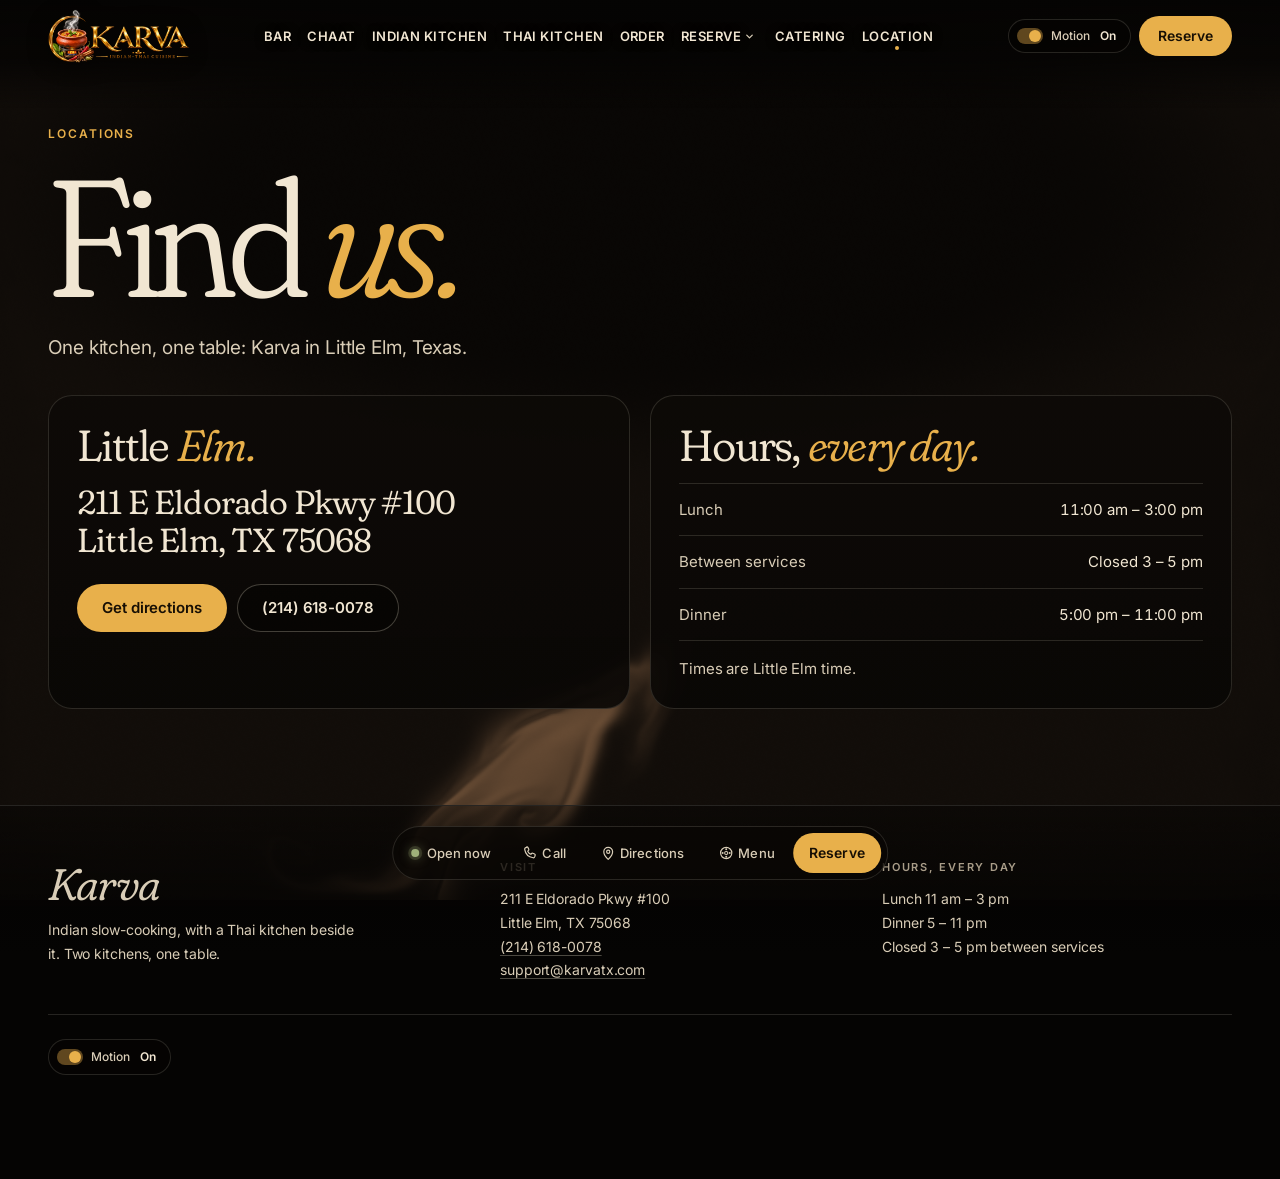
<file: locations.html>
<!doctype html>
<html lang="en">
<head>
<script src="karva-motion-shim.js"></script>
<meta charset="utf-8">
<meta name="viewport" content="width=device-width, initial-scale=1, viewport-fit=cover">
<title>Karva · Locations</title>
<meta name="description" content="Karva is at 211 E Eldorado Pkwy #100, Little Elm, TX 75068. Hours and directions.">
<meta name="theme-color" content="#050403">
<meta name="color-scheme" content="dark">
<link rel="icon" href="favicon.svg" type="image/svg+xml">
<link rel="preconnect" href="https://fonts.googleapis.com">
<link rel="preconnect" href="https://fonts.gstatic.com" crossorigin>
<link rel="stylesheet" href="https://fonts.googleapis.com/css2?family=Fraunces:ital,opsz,wght,SOFT,WONK@0,9..144,300..700,0..100,0..1;1,9..144,300..700,0..100,0..1&amp;family=Inter:wght@400;500;600&amp;display=swap">
<script>
/* Motion state before first paint: follow the OS unless the visitor chose. */
(function (d) {
  d.classList.add('js');
  var o = null; try { o = localStorage.getItem('karva-motion'); } catch (e) {}
  var r = !!(window.matchMedia && matchMedia('(prefers-reduced-motion: reduce)').matches);
  var on = o === 'on' || (o !== 'off' && !r);
  d.setAttribute('data-motion', on ? 'on' : 'off');
  if (on && window.WebGLRenderingContext && !/[?&]fx=off/.test(location.search)) d.classList.add('fx-pending');
})(document.documentElement);
</script>
<link rel="stylesheet" href="css/aroma.css?v=12">
<script type="module" src="js/site.js"></script>
<script src="js/analytics.js?v=1" defer></script>
</head>
<body data-atmos="table">
<div class="haze" aria-hidden="true"></div>
<a class="skip" href="#main">Skip to content</a>
<header class="nav" data-nav>
  <div class="nav__in">
    <a class="brand brand--logo" href="index.html"><img src="assets/brand/karva-logo-192.webp?v=2" width="502" height="192" alt="Karva, Indian-Thai cuisine. Home" decoding="async"></a>
    <nav class="nav__links" aria-label="Pages"><a href="drinks.html">Bar</a><a href="chaat.html">Chaat</a><a href="menu.html" data-nav-menu="indian">Indian Kitchen</a><a href="menu.html#thai" data-nav-menu="thai">Thai Kitchen</a><a href="order.html">Order</a><div class="dd"><a class="dd__top" href="table.html">Reserve</a><button class="dd__btn" type="button" aria-expanded="false" aria-label="More Reserve pages"><svg viewBox="0 0 12 12" aria-hidden="true"><path d="m3 4.5 3 3 3-3" fill="none" stroke="currentColor" stroke-width="1.4" stroke-linecap="round" stroke-linejoin="round"/></svg></button><div class="dd__menu"><a href="table.html">Book a table</a><a href="parties.html">Parties</a><a href="events.html">Events</a></div></div><a href="catering.html">Catering</a><a href="locations.html" aria-current="page">Location</a></nav>
    <div class="nav__acts">
      <p class="status" data-status><span class="status__dot" aria-hidden="true"></span><span data-status-text>11–3 · 5–11</span></p>
      <button class="motion" type="button" data-motion-toggle hidden aria-pressed="false"><span class="motion__track" aria-hidden="true"></span><span class="ml">Motion</span> <b data-motion-state>On</b></button>
      <a class="btn btn--gold btn--sm" href="tel:+12146180078" data-reserve aria-haspopup="dialog">Reserve</a>
      <details class="mnav">
        <summary aria-label="Open pages menu"><span class="mnav__ic" aria-hidden="true"></span>Pages</summary>
        <div class="mnav__sheet">
          <nav aria-label="Pages"><a class="big" href="drinks.html"><small>01</small>Bar</a><a class="big" href="chaat.html"><small>02</small>Chaat</a><a class="big" href="menu.html"><small>03</small>Indian Kitchen</a><a class="big" href="menu.html#thai"><small>04</small>Thai Kitchen</a><p class="mnav__sub"><a href="specials.html">Specials</a></p><a class="big" href="order.html"><small>05</small>Order</a><a class="big" href="table.html"><small>06</small>Reserve</a><p class="mnav__sub"><a href="parties.html">Parties</a><a href="events.html">Events</a></p><a class="big" href="catering.html"><small>07</small>Catering</a><a class="big" href="locations.html" aria-current="page"><small>08</small>Location</a></nav>
          <div class="mnav__foot">
            <a class="btn btn--gold" href="tel:+12146180078" data-reserve aria-haspopup="dialog">Reserve</a>
            <a class="btn btn--line" href="tel:+12146180078">Call (214) 618-0078</a>
          </div>
        </div>
      </details>
    </div>
  </div>
</header>
<main id="main">
  <header class="phead" data-zone="0.5"><span class="kicker">Locations</span><h1>Find <em>us.</em></h1><p>One kitchen, one table: Karva in Little Elm, Texas.</p></header>
  <div class="tgrid tgrid--two"><section class="tcard" aria-labelledby="h-l1"><h2 id="h-l1">Little <em>Elm.</em></h2><address class="addr">211 E Eldorado Pkwy #100<br>Little Elm, TX 75068</address><div class="tcard__acts"><a class="btn btn--gold" href="https://www.google.com/maps/search/?api=1&amp;query=211+E+Eldorado+Pkwy+%23100%2C+Little+Elm%2C+TX+75068" target="_blank" rel="noopener">Get directions</a><a class="btn btn--line" href="tel:+12146180078">(214) 618-0078</a></div></section><section class="tcard" aria-labelledby="h-l2"><h2 id="h-l2">Hours, <em>every day.</em></h2><dl class="hours"><div><dt>Lunch</dt><dd>11:00 am – 3:00 pm</dd></div><div><dt>Between services</dt><dd>Closed 3 – 5 pm</dd></div><div><dt>Dinner</dt><dd>5:00 pm – 11:00 pm</dd></div></dl><p>Times are Little Elm time.</p></section></div>
</main>
<footer class="foot">
  <div class="foot__in">
    <div>
      <p class="foot__brand">Karva</p>
      <p>Indian slow-cooking, with a Thai kitchen beside it. Two kitchens, one table.</p>
    </div>
    <div>
      <h2>Visit</h2>
      <address>211 E Eldorado Pkwy #100<br>Little Elm, TX 75068</address>
      <p><a href="tel:+12146180078">(214) 618-0078</a><br><a href="mailto:support@karvatx.com">support@karvatx.com</a></p>
    </div>
    <div>
      <h2>Hours, every day</h2>
      <p>Lunch 11 am – 3 pm<br>Dinner 5 – 11 pm<br>Closed 3 – 5 pm between services</p>
    </div>
    <div class="foot__base">
      <button class="motion" type="button" data-motion-toggle hidden aria-pressed="false"><span class="motion__track" aria-hidden="true"></span><span class="ml">Motion</span> <b data-motion-state>On</b></button>
    </div>
  </div>
</footer>
<nav class="bar" aria-label="Quick actions">
  <p class="status" data-status><span class="status__dot" aria-hidden="true"></span><span data-status-text>11–3 · 5–11</span></p>
  <a href="tel:+12146180078"><svg viewBox="0 0 20 20" aria-hidden="true"><path d="M6.2 2.8 4.4 3.3c-.9.3-1.5 1.2-1.3 2.1.9 5.4 5.1 9.6 10.5 10.5.9.2 1.8-.4 2.1-1.3l.5-1.8c.2-.6-.1-1.2-.7-1.5l-2.3-1c-.5-.2-1.1-.1-1.5.3l-.9 1c-1.7-.8-3.1-2.2-3.9-3.9l1-.9c.4-.4.5-1 .3-1.5l-1-2.3c-.3-.6-.9-.9-1.5-.7z" fill="none" stroke="currentColor" stroke-width="1.5" stroke-linejoin="round"/></svg>Call</a>
  <a href="https://www.google.com/maps/search/?api=1&amp;query=211+E+Eldorado+Pkwy+%23100%2C+Little+Elm%2C+TX+75068" target="_blank" rel="noopener"><svg viewBox="0 0 20 20" aria-hidden="true"><path d="M10 18s5.5-5.2 5.5-9.6A5.5 5.5 0 0 0 4.5 8.4C4.5 12.8 10 18 10 18z" fill="none" stroke="currentColor" stroke-width="1.5" stroke-linejoin="round"/><circle cx="10" cy="8.4" r="2" fill="none" stroke="currentColor" stroke-width="1.5"/></svg>Directions</a>
  <a href="menu.html"><svg viewBox="0 0 20 20" aria-hidden="true"><circle cx="10" cy="10" r="7" fill="none" stroke="currentColor" stroke-width="1.5"/><circle cx="10" cy="10" r="2" fill="none" stroke="currentColor" stroke-width="1.3"/><circle cx="10" cy="5.4" r="1.2" fill="currentColor"/><circle cx="14.4" cy="10" r="1.2" fill="currentColor"/><circle cx="10" cy="14.6" r="1.2" fill="currentColor"/><circle cx="5.6" cy="10" r="1.2" fill="currentColor"/></svg>Menu</a>
  <a class="bar__cta" href="tel:+12146180078" data-reserve aria-haspopup="dialog">Reserve</a>
</nav>
</body>
</html>
</file>
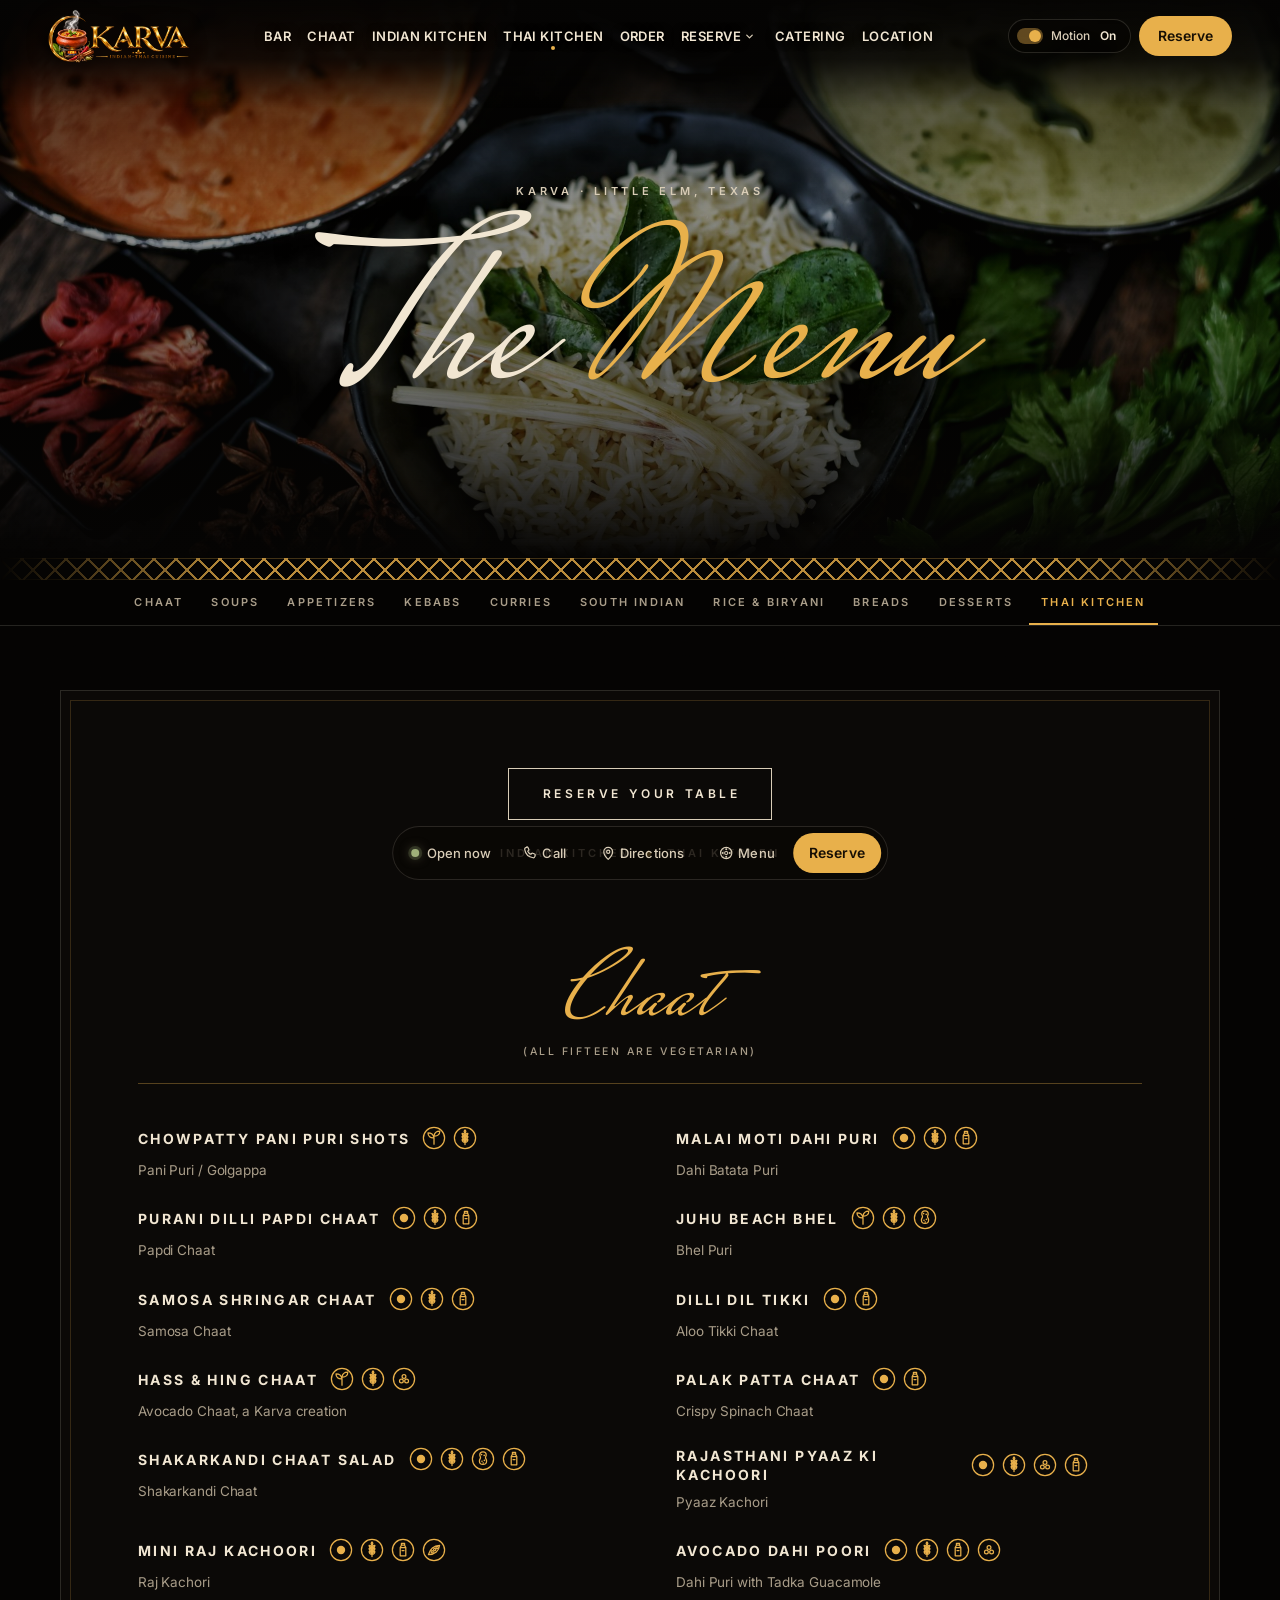
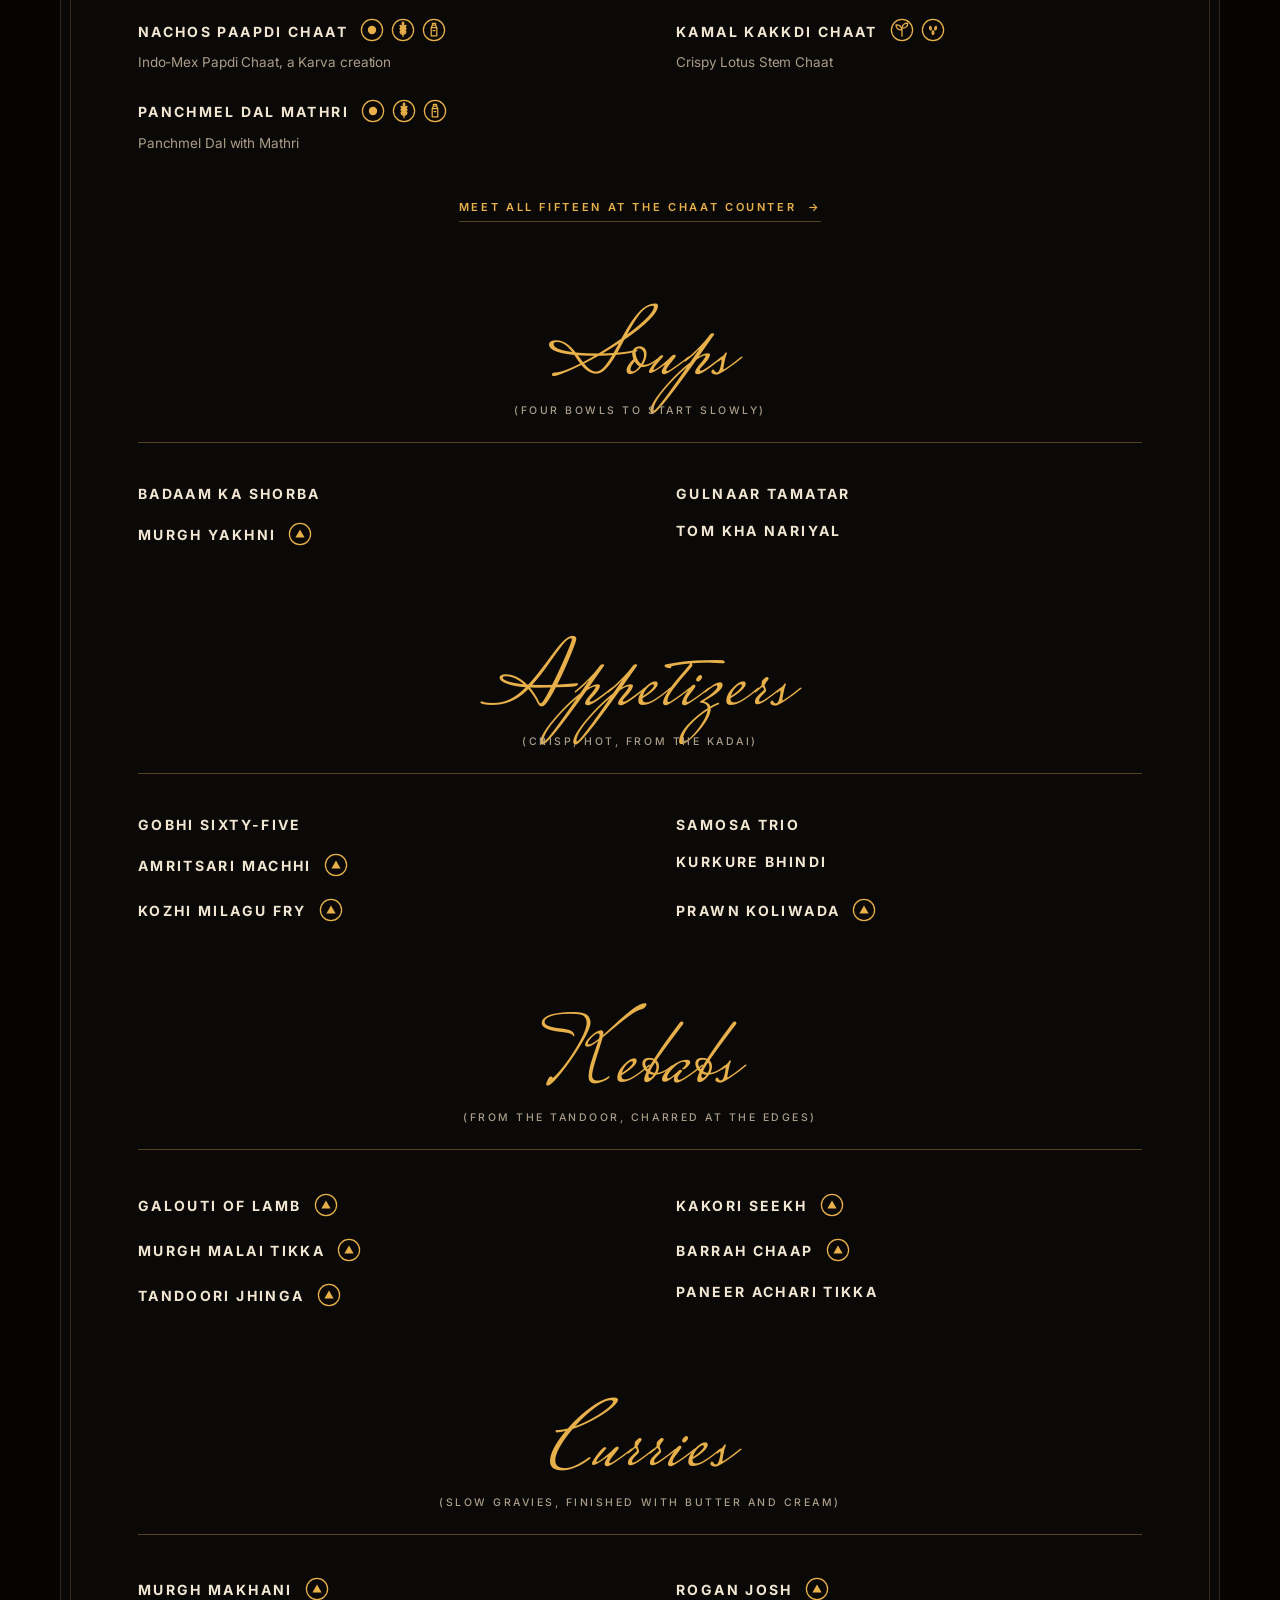
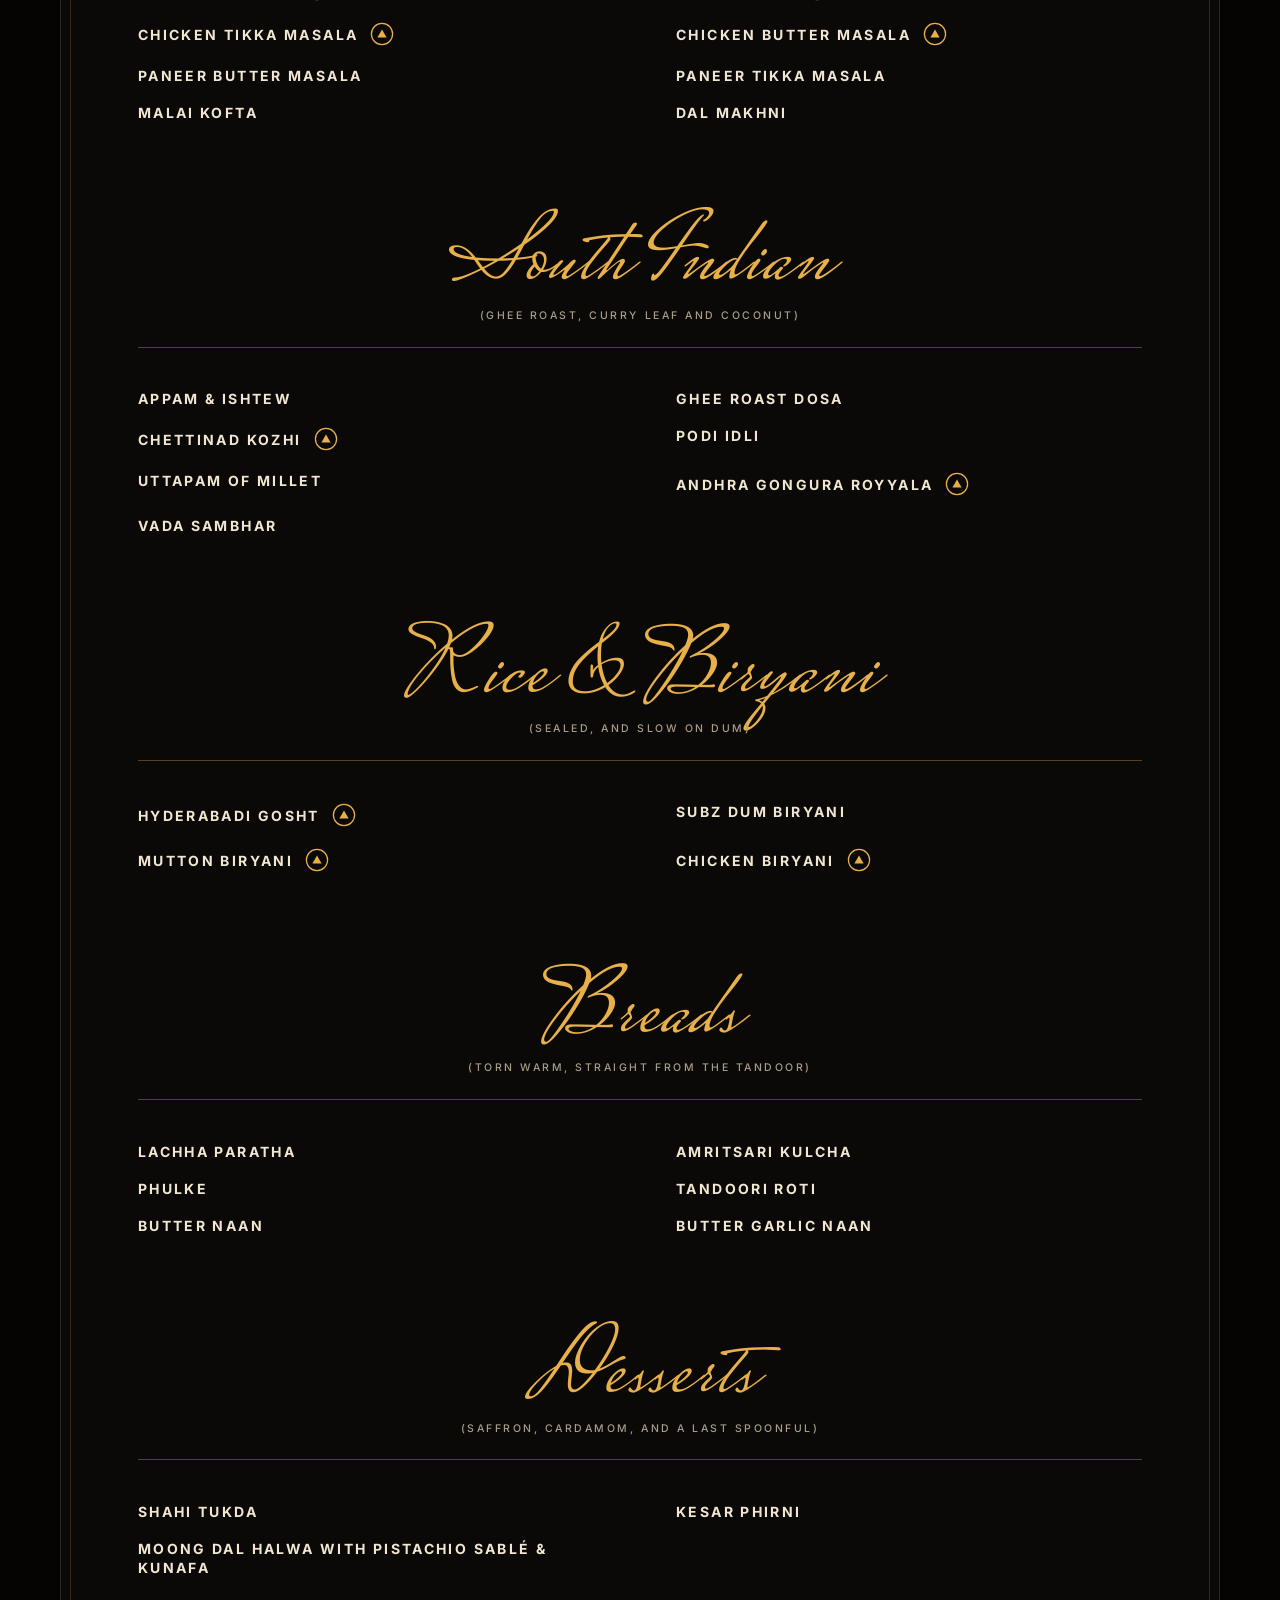
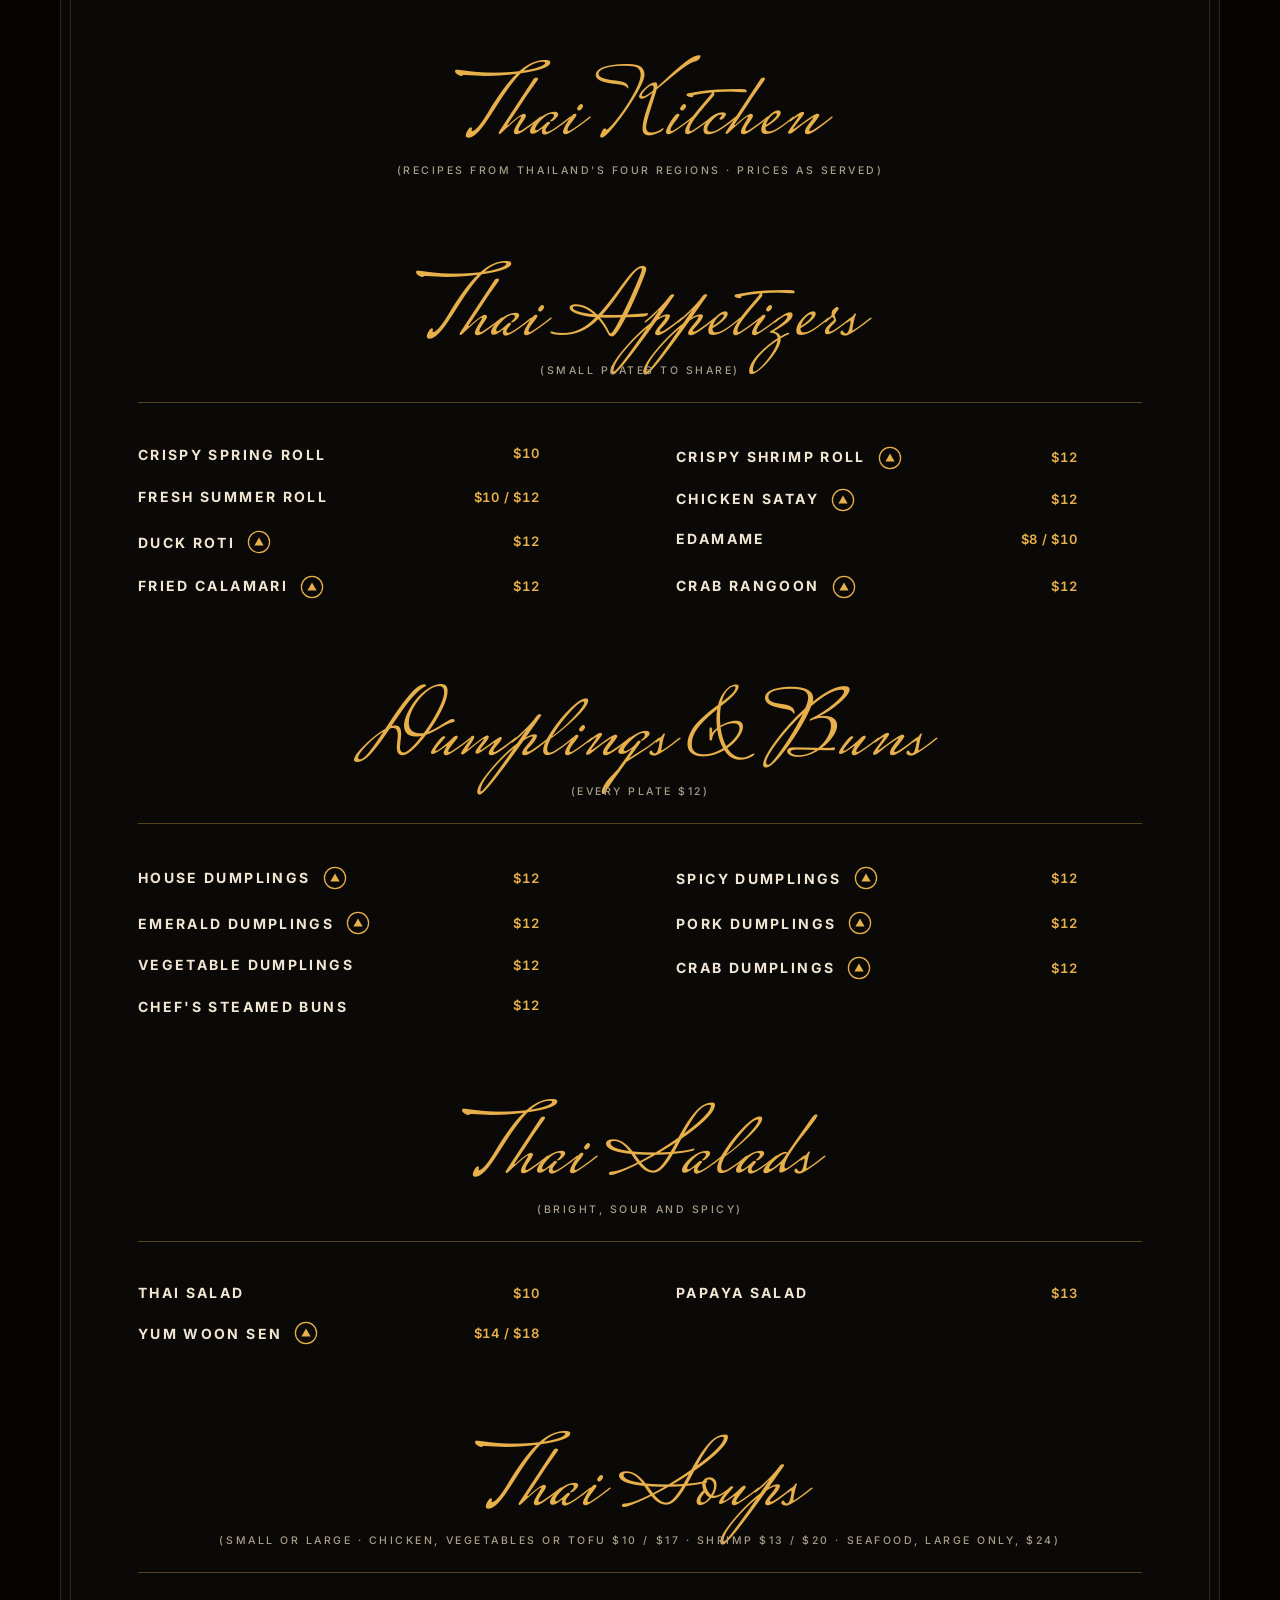
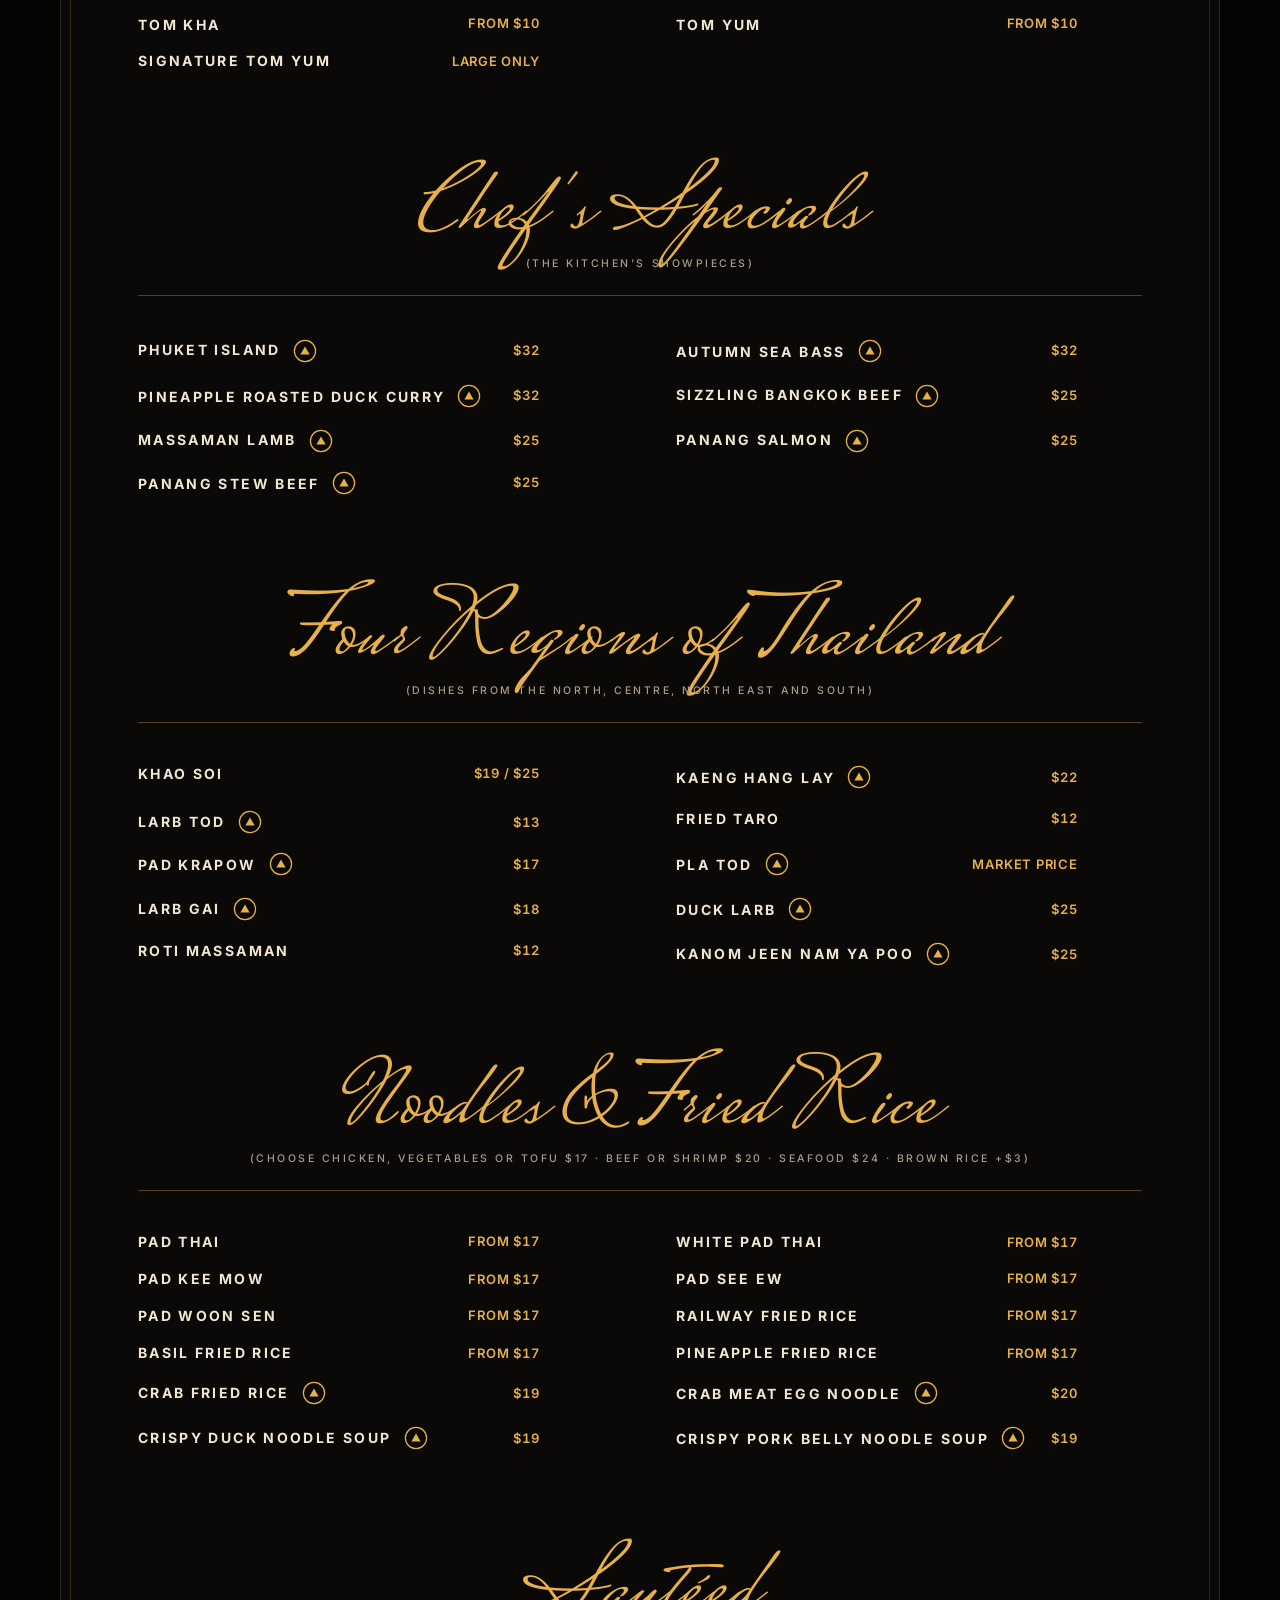
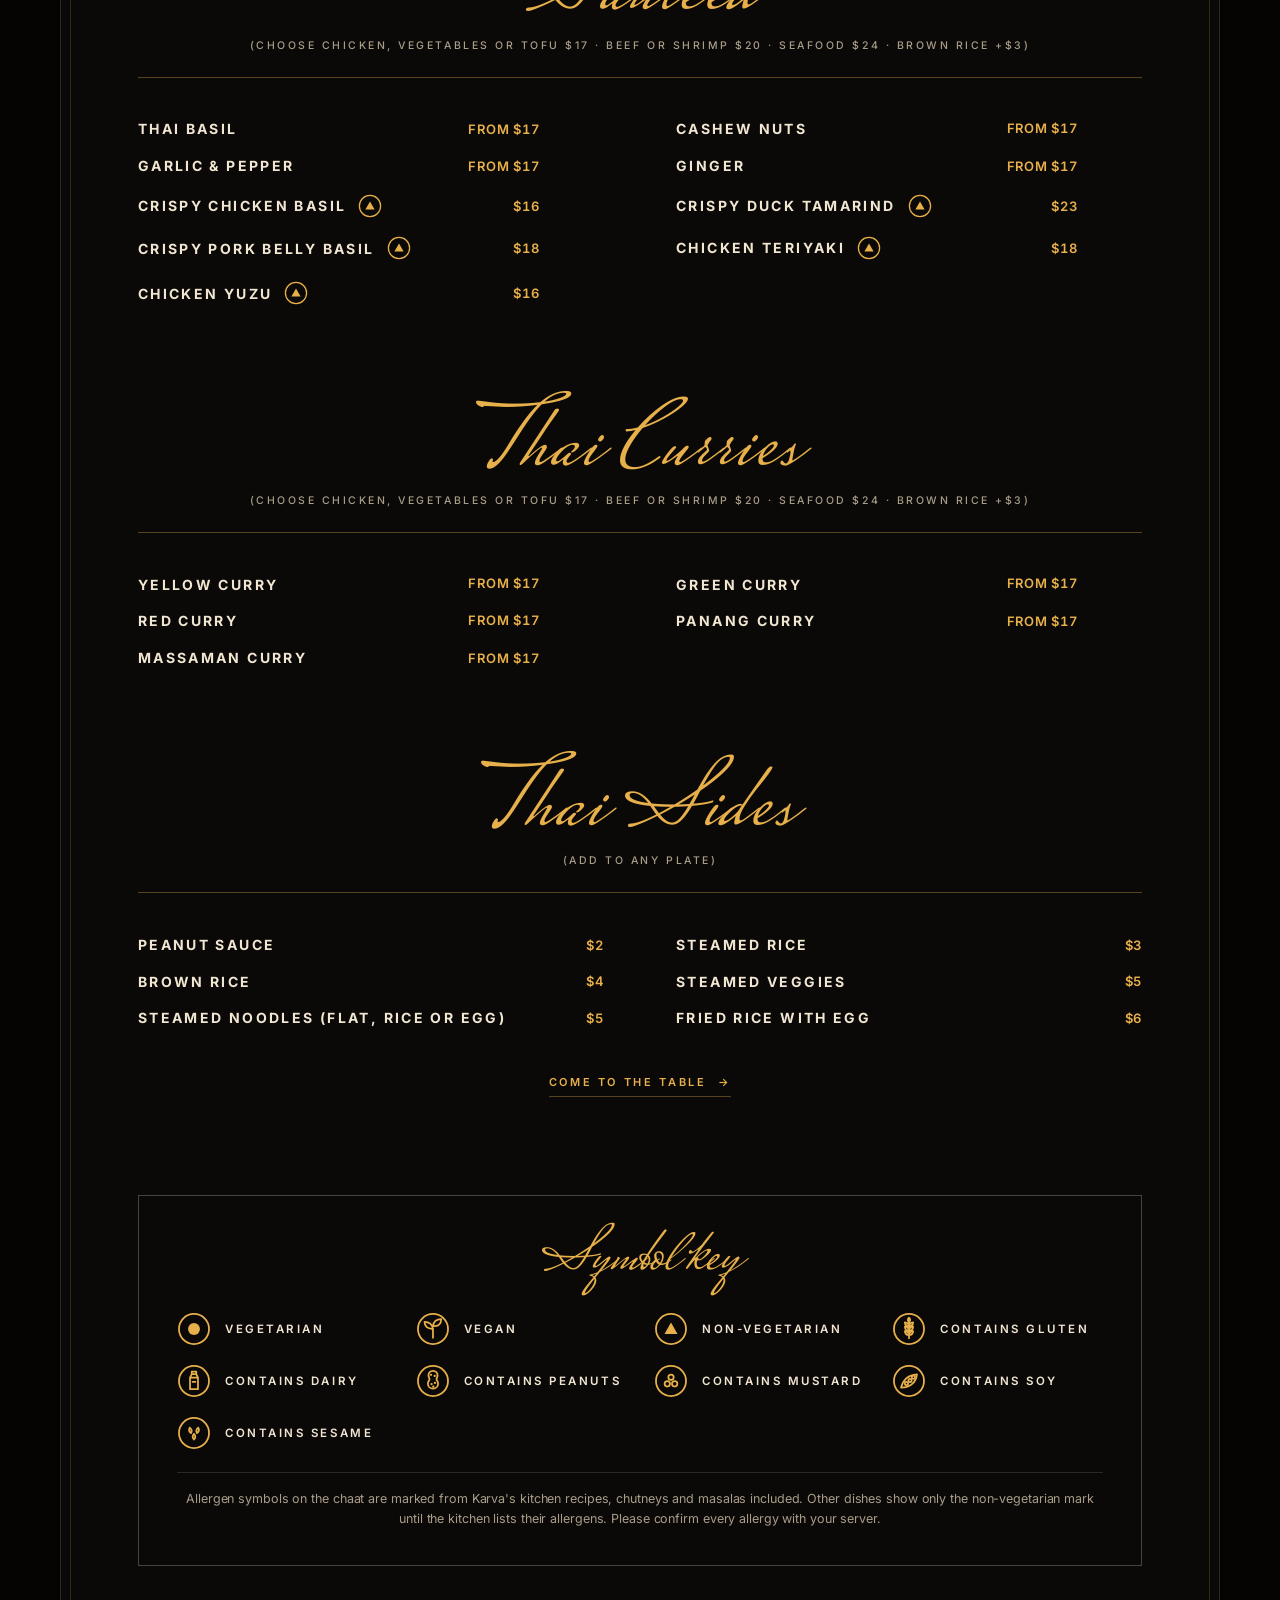
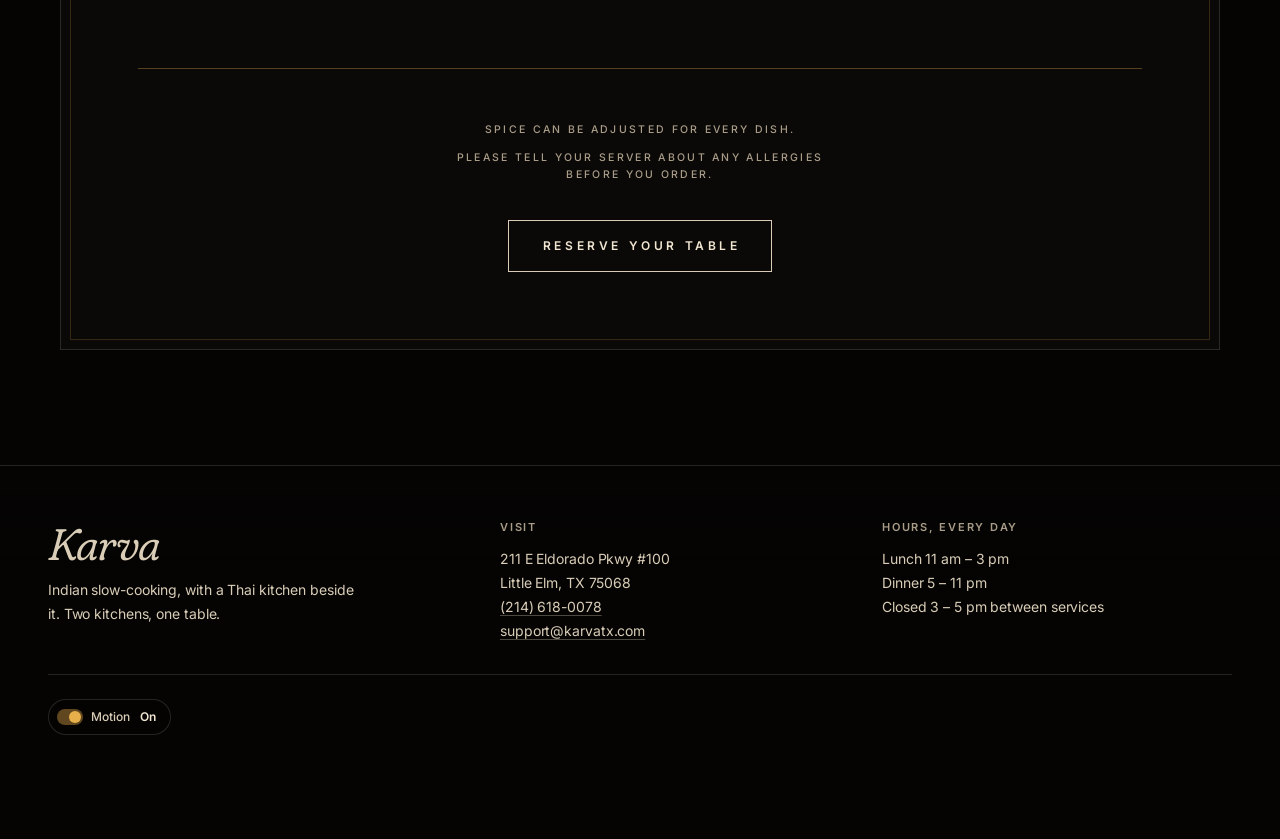
<file: menu.html>
<!doctype html>
<html lang="en">
<head>
<script src="karva-motion-shim.js"></script>
<meta charset="utf-8">
<meta name="viewport" content="width=device-width, initial-scale=1, viewport-fit=cover">
<title>Karva · The Menu</title>
<meta name="description" content="The Karva menu: chaat, soups, appetizers, kebabs, curries, South Indian, biryani, breads and desserts, with a Thai kitchen beside it.">
<meta name="theme-color" content="#050403">
<meta name="color-scheme" content="dark">
<link rel="icon" href="favicon.svg" type="image/svg+xml">
<link rel="preconnect" href="https://fonts.googleapis.com">
<link rel="preconnect" href="https://fonts.gstatic.com" crossorigin>
<link rel="stylesheet" href="https://fonts.googleapis.com/css2?family=Fraunces:ital,opsz,wght,SOFT,WONK@0,9..144,300..700,0..100,0..1;1,9..144,300..700,0..100,0..1&amp;family=Inter:wght@400;500;600;700&amp;family=Mrs+Saint+Delafield&amp;display=swap">
<script>
/* Motion state before first paint: follow the OS unless the visitor chose. */
(function (d) {
  d.classList.add('js');
  var o = null; try { o = localStorage.getItem('karva-motion'); } catch (e) {}
  var r = !!(window.matchMedia && matchMedia('(prefers-reduced-motion: reduce)').matches);
  var on = o === 'on' || (o !== 'off' && !r);
  d.setAttribute('data-motion', on ? 'on' : 'off');
  if (on && window.WebGLRenderingContext && !/[?&]fx=off/.test(location.search)) d.classList.add('fx-pending');
})(document.documentElement);
</script>
<link rel="stylesheet" href="css/aroma.css?v=12">
<link rel="stylesheet" href="css/menu-card.css?v=5">
<script type="module" src="js/menu.js?v=5"></script>
<script src="js/analytics.js?v=1" defer></script>
</head>
<body data-atmos="dabba">
<svg class="mc-sprite" aria-hidden="true" focusable="false"><defs><symbol id="i-veg" viewBox="0 0 24 24" fill="none" stroke="currentColor" stroke-width="1.25" stroke-linecap="round" stroke-linejoin="round"><circle cx="12" cy="12" r="10.6"/><circle cx="12" cy="12" r="4.2" fill="currentColor" stroke="none"/></symbol><symbol id="i-nonveg" viewBox="0 0 24 24" fill="none" stroke="currentColor" stroke-width="1.25" stroke-linecap="round" stroke-linejoin="round"><circle cx="12" cy="12" r="10.6"/><path d="M12 7.4 16.6 15.6H7.4Z" fill="currentColor" stroke="none"/></symbol><symbol id="i-vegan" viewBox="0 0 24 24" fill="none" stroke="currentColor" stroke-width="1.25" stroke-linecap="round" stroke-linejoin="round"><circle cx="12" cy="12" r="10.6"/><path d="M12 18.2v-6.6M12 11.8c-.6-3.2-2.8-4.9-6-4.9 0 3.3 2.2 5.2 6 4.9ZM12 10c.4-3.3 2.6-5 5.8-5 .1 3.4-2.1 5.3-5.8 5Z"/></symbol><symbol id="i-gluten" viewBox="0 0 24 24" fill="none" stroke="currentColor" stroke-width="1.25" stroke-linecap="round" stroke-linejoin="round"><circle cx="12" cy="12" r="10.6"/><path d="M12 18.6V7.4M12 7.2c-.9-.9-.9-2.3 0-3.2.9.9.9 2.3 0 3.2ZM12 10.2c-1.7-.1-2.8-1.2-2.9-2.9 1.7.1 2.8 1.2 2.9 2.9Zm0 0c1.7-.1 2.8-1.2 2.9-2.9-1.7.1-2.8 1.2-2.9 2.9ZM12 13.3c-1.7-.1-2.8-1.2-2.9-2.9 1.7.1 2.8 1.2 2.9 2.9Zm0 0c1.7-.1 2.8-1.2 2.9-2.9-1.7.1-2.8 1.2-2.9 2.9ZM12 16.4c-1.7-.1-2.8-1.2-2.9-2.9 1.7.1 2.8 1.2 2.9 2.9Zm0 0c1.7-.1 2.8-1.2 2.9-2.9-1.7.1-2.8 1.2-2.9 2.9Z"/></symbol><symbol id="i-dairy" viewBox="0 0 24 24" fill="none" stroke="currentColor" stroke-width="1.25" stroke-linecap="round" stroke-linejoin="round"><circle cx="12" cy="12" r="10.6"/><path d="M9.2 9.6 10.4 7.2h3.2l1.2 2.4V17.8H9.2ZM9.2 9.6h5.6M10.4 7.2V5.4h3.2v1.8M11 12.6h2"/></symbol><symbol id="i-peanuts" viewBox="0 0 24 24" fill="none" stroke="currentColor" stroke-width="1.25" stroke-linecap="round" stroke-linejoin="round"><circle cx="12" cy="12" r="10.6"/><path d="M12 4.9c-1.9 0-3.2 1.4-3.2 3.1 0 1.2.7 1.8.7 2.7 0 .9-1.1 1.6-1.1 3.2 0 2 1.6 3.5 3.6 3.5s3.6-1.5 3.6-3.5c0-1.6-1.1-2.3-1.1-3.2 0-.9.7-1.5.7-2.7 0-1.7-1.3-3.1-3.2-3.1Z"/><path d="M10.6 7.6h.01M13.2 8.4h.01M11 14.2h.01M13.4 13.4h.01M12.2 16h.01" stroke-width="1.6"/></symbol><symbol id="i-mustard" viewBox="0 0 24 24" fill="none" stroke="currentColor" stroke-width="1.25" stroke-linecap="round" stroke-linejoin="round"><circle cx="12" cy="12" r="10.6"/><circle cx="9.4" cy="14" r="1.9"/><circle cx="14.6" cy="14" r="1.9"/><circle cx="12" cy="9.4" r="1.9"/></symbol><symbol id="i-soy" viewBox="0 0 24 24" fill="none" stroke="currentColor" stroke-width="1.25" stroke-linecap="round" stroke-linejoin="round"><circle cx="12" cy="12" r="10.6"/><path d="M6.4 16.6c1.6-5.8 6-9 11.2-9.3-.5 5.4-4.6 9.4-11.2 9.3Z"/><circle cx="10.2" cy="13.8" r="1.15"/><circle cx="12.7" cy="11.6" r="1.15"/><circle cx="15.1" cy="9.4" r="1.15"/></symbol><symbol id="i-sesame" viewBox="0 0 24 24" fill="none" stroke="currentColor" stroke-width="1.25" stroke-linecap="round" stroke-linejoin="round"><circle cx="12" cy="12" r="10.6"/><path d="M9 8.2c1.3.9 1.7 2.4.9 3.9-1.3-.9-1.7-2.4-.9-3.9ZM15 8.2c.8 1.5.4 3-.9 3.9-.8-1.5-.4-3 .9-3.9ZM12 12.6c1.1 1.2 1.1 2.8 0 4-1.1-1.2-1.1-2.8 0-4Z"/></symbol></defs></svg>
<div class="haze" aria-hidden="true"></div>
<a class="skip" href="#main">Skip to content</a>
<header class="nav" data-nav>
  <div class="nav__in">
    <a class="brand brand--logo" href="index.html"><img src="assets/brand/karva-logo-192.webp?v=2" width="502" height="192" alt="Karva, Indian-Thai cuisine. Home" decoding="async"></a>
    <nav class="nav__links" aria-label="Pages"><a href="drinks.html">Bar</a><a href="chaat.html">Chaat</a><a href="menu.html" aria-current="page" data-nav-menu="indian">Indian Kitchen</a><a href="menu.html#thai" data-nav-menu="thai">Thai Kitchen</a><a href="order.html">Order</a><div class="dd"><a class="dd__top" href="table.html">Reserve</a><button class="dd__btn" type="button" aria-expanded="false" aria-label="More Reserve pages"><svg viewBox="0 0 12 12" aria-hidden="true"><path d="m3 4.5 3 3 3-3" fill="none" stroke="currentColor" stroke-width="1.4" stroke-linecap="round" stroke-linejoin="round"/></svg></button><div class="dd__menu"><a href="table.html">Book a table</a><a href="parties.html">Parties</a><a href="events.html">Events</a></div></div><a href="catering.html">Catering</a><a href="locations.html">Location</a></nav>
    <div class="nav__acts">
      <p class="status" data-status><span class="status__dot" aria-hidden="true"></span><span data-status-text>11–3 · 5–11</span></p>
      <button class="motion" type="button" data-motion-toggle hidden aria-pressed="false"><span class="motion__track" aria-hidden="true"></span><span class="ml">Motion</span> <b data-motion-state>On</b></button>
      <a class="btn btn--gold btn--sm" href="tel:+12146180078" data-reserve aria-haspopup="dialog">Reserve</a>
      <details class="mnav">
        <summary aria-label="Open pages menu"><span class="mnav__ic" aria-hidden="true"></span>Pages</summary>
        <div class="mnav__sheet">
          <nav aria-label="Pages"><a class="big" href="drinks.html"><small>01</small>Bar</a><a class="big" href="chaat.html"><small>02</small>Chaat</a><a class="big" href="menu.html" aria-current="page"><small>03</small>Indian Kitchen</a><a class="big" href="menu.html#thai"><small>04</small>Thai Kitchen</a><p class="mnav__sub"><a href="specials.html">Specials</a></p><a class="big" href="order.html"><small>05</small>Order</a><a class="big" href="table.html"><small>06</small>Reserve</a><p class="mnav__sub"><a href="parties.html">Parties</a><a href="events.html">Events</a></p><a class="big" href="catering.html"><small>07</small>Catering</a><a class="big" href="locations.html"><small>08</small>Location</a></nav>
          <div class="mnav__foot">
            <a class="btn btn--gold" href="tel:+12146180078" data-reserve aria-haspopup="dialog">Reserve</a>
            <a class="btn btn--line" href="tel:+12146180078">Call (214) 618-0078</a>
          </div>
        </div>
      </details>
    </div>
  </div>
</header>
<main id="main" class="mc">
  <header class="mc-hero">
    <img src="assets/photo/bowls-dark-1920.jpg" srcset="assets/photo/bowls-dark-960.jpg 960w, assets/photo/bowls-dark-1920.jpg 1920w, assets/photo/bowls-dark-3840.jpg 3840w" sizes="100vw" width="1920" height="1280" alt="Bowls of curry and rice on a dark table." fetchpriority="high">
    <div class="mc-hero__in">
      <p class="mc-hero__over">Karva · Little Elm, Texas</p>
      <h1>The <em>Menu</em></h1>
    </div>
  </header>
  <div class="mc-band" aria-hidden="true"></div>
  <nav class="mc-chips" aria-label="Menu sections" data-chips><div class="mc-chips__in"><a href="#chaat">Chaat</a><a href="#soups">Soups</a><a href="#appetizers">Appetizers</a><a href="#kebabs">Kebabs</a><a href="#curries">Curries</a><a href="#south-indian">South Indian</a><a href="#biryani">Rice &amp; Biryani</a><a href="#breads">Breads</a><a href="#desserts">Desserts</a><a href="#thai">Thai Kitchen</a></div></nav>
  <div class="mc-card">
    <div class="mc-top">
      <a class="mc-btn" href="tel:+12146180078" data-reserve aria-haspopup="dialog">Reserve your table</a>
      <p class="mc-two"><span>Indian kitchen</span><i aria-hidden="true"></i><span>Thai kitchen</span></p>
    </div>
    <section class="mc-sec" id="chaat" aria-labelledby="h-chaat" data-sec>
      <h2 class="mc-h" id="h-chaat">Chaat</h2>
      <p class="mc-sub">(All fifteen are vegetarian)</p>
      <ul class="mc-list"><li data-img="assets/chaat/pani-puri-shots@2x.jpg" data-dish="pani-puri-shots"><p class="mc-nm"><button class="mc-open" type="button" aria-haspopup="dialog"><span>Chowpatty Pani Puri Shots</span></button><span class="mc-tags"><span class="mc-ic" role="img" aria-label="Vegan" data-tip="Vegan"><svg><use href="#i-vegan"/></svg></span><span class="mc-ic" role="img" aria-label="Contains gluten" data-tip="Contains gluten"><svg><use href="#i-gluten"/></svg></span></span></p><p class="mc-ds">Pani Puri / Golgappa</p></li><li data-img="assets/chaat/dahi-puri@2x.jpg" data-dish="dahi-puri"><p class="mc-nm"><button class="mc-open" type="button" aria-haspopup="dialog"><span>Malai Moti Dahi Puri</span></button><span class="mc-tags"><span class="mc-ic" role="img" aria-label="Vegetarian" data-tip="Vegetarian"><svg><use href="#i-veg"/></svg></span><span class="mc-ic" role="img" aria-label="Contains gluten" data-tip="Contains gluten"><svg><use href="#i-gluten"/></svg></span><span class="mc-ic" role="img" aria-label="Contains dairy" data-tip="Contains dairy"><svg><use href="#i-dairy"/></svg></span></span></p><p class="mc-ds">Dahi Batata Puri</p></li><li data-img="assets/chaat/papdi-chaat@2x.jpg" data-dish="papdi-chaat"><p class="mc-nm"><button class="mc-open" type="button" aria-haspopup="dialog"><span>Purani Dilli Papdi Chaat</span></button><span class="mc-tags"><span class="mc-ic" role="img" aria-label="Vegetarian" data-tip="Vegetarian"><svg><use href="#i-veg"/></svg></span><span class="mc-ic" role="img" aria-label="Contains gluten" data-tip="Contains gluten"><svg><use href="#i-gluten"/></svg></span><span class="mc-ic" role="img" aria-label="Contains dairy" data-tip="Contains dairy"><svg><use href="#i-dairy"/></svg></span></span></p><p class="mc-ds">Papdi Chaat</p></li><li data-img="assets/chaat/juhu-bhel@2x.jpg" data-dish="juhu-bhel"><p class="mc-nm"><button class="mc-open" type="button" aria-haspopup="dialog"><span>Juhu Beach Bhel</span></button><span class="mc-tags"><span class="mc-ic" role="img" aria-label="Vegan" data-tip="Vegan"><svg><use href="#i-vegan"/></svg></span><span class="mc-ic" role="img" aria-label="Contains gluten" data-tip="Contains gluten"><svg><use href="#i-gluten"/></svg></span><span class="mc-ic" role="img" aria-label="Contains peanuts" data-tip="Contains peanuts"><svg><use href="#i-peanuts"/></svg></span></span></p><p class="mc-ds">Bhel Puri</p></li><li data-img="assets/chaat/samosa-chaat@2x.jpg" data-dish="samosa-chaat"><p class="mc-nm"><button class="mc-open" type="button" aria-haspopup="dialog"><span>Samosa Shringar Chaat</span></button><span class="mc-tags"><span class="mc-ic" role="img" aria-label="Vegetarian" data-tip="Vegetarian"><svg><use href="#i-veg"/></svg></span><span class="mc-ic" role="img" aria-label="Contains gluten" data-tip="Contains gluten"><svg><use href="#i-gluten"/></svg></span><span class="mc-ic" role="img" aria-label="Contains dairy" data-tip="Contains dairy"><svg><use href="#i-dairy"/></svg></span></span></p><p class="mc-ds">Samosa Chaat</p></li><li data-img="assets/chaat/dilli-dil-tikki@2x.jpg" data-dish="dilli-dil-tikki"><p class="mc-nm"><button class="mc-open" type="button" aria-haspopup="dialog"><span>Dilli Dil Tikki</span></button><span class="mc-tags"><span class="mc-ic" role="img" aria-label="Vegetarian" data-tip="Vegetarian"><svg><use href="#i-veg"/></svg></span><span class="mc-ic" role="img" aria-label="Contains dairy" data-tip="Contains dairy"><svg><use href="#i-dairy"/></svg></span></span></p><p class="mc-ds">Aloo Tikki Chaat</p></li><li data-img="assets/chaat/hass-hing-chaat@2x.jpg" data-dish="hass-hing-chaat"><p class="mc-nm"><button class="mc-open" type="button" aria-haspopup="dialog"><span>Hass & Hing Chaat</span></button><span class="mc-tags"><span class="mc-ic" role="img" aria-label="Vegan" data-tip="Vegan"><svg><use href="#i-vegan"/></svg></span><span class="mc-ic" role="img" aria-label="Contains gluten" data-tip="Contains gluten"><svg><use href="#i-gluten"/></svg></span><span class="mc-ic" role="img" aria-label="Contains mustard" data-tip="Contains mustard"><svg><use href="#i-mustard"/></svg></span></span></p><p class="mc-ds">Avocado Chaat, a Karva creation</p></li><li data-img="assets/chaat/palak-patta-chaat@2x.jpg" data-dish="palak-patta-chaat"><p class="mc-nm"><button class="mc-open" type="button" aria-haspopup="dialog"><span>Palak Patta Chaat</span></button><span class="mc-tags"><span class="mc-ic" role="img" aria-label="Vegetarian" data-tip="Vegetarian"><svg><use href="#i-veg"/></svg></span><span class="mc-ic" role="img" aria-label="Contains dairy" data-tip="Contains dairy"><svg><use href="#i-dairy"/></svg></span></span></p><p class="mc-ds">Crispy Spinach Chaat</p></li><li data-img="assets/chaat/shakarkandi-chaat@2x.jpg" data-dish="shakarkandi-chaat"><p class="mc-nm"><button class="mc-open" type="button" aria-haspopup="dialog"><span>Shakarkandi Chaat Salad</span></button><span class="mc-tags"><span class="mc-ic" role="img" aria-label="Vegetarian" data-tip="Vegetarian"><svg><use href="#i-veg"/></svg></span><span class="mc-ic" role="img" aria-label="Contains gluten" data-tip="Contains gluten"><svg><use href="#i-gluten"/></svg></span><span class="mc-ic" role="img" aria-label="Contains peanuts" data-tip="Contains peanuts"><svg><use href="#i-peanuts"/></svg></span><span class="mc-ic" role="img" aria-label="Contains dairy" data-tip="Contains dairy"><svg><use href="#i-dairy"/></svg></span></span></p><p class="mc-ds">Shakarkandi Chaat</p></li><li data-img="assets/chaat/pyaaz-kachoori@2x.jpg" data-dish="pyaaz-kachoori"><p class="mc-nm"><button class="mc-open" type="button" aria-haspopup="dialog"><span>Rajasthani Pyaaz Ki Kachoori</span></button><span class="mc-tags"><span class="mc-ic" role="img" aria-label="Vegetarian" data-tip="Vegetarian"><svg><use href="#i-veg"/></svg></span><span class="mc-ic" role="img" aria-label="Contains gluten" data-tip="Contains gluten"><svg><use href="#i-gluten"/></svg></span><span class="mc-ic" role="img" aria-label="Contains mustard" data-tip="Contains mustard"><svg><use href="#i-mustard"/></svg></span><span class="mc-ic" role="img" aria-label="Contains dairy" data-tip="Contains dairy"><svg><use href="#i-dairy"/></svg></span></span></p><p class="mc-ds">Pyaaz Kachori</p></li><li data-img="assets/chaat/mini-raj-kachoori@2x.jpg" data-dish="mini-raj-kachoori"><p class="mc-nm"><button class="mc-open" type="button" aria-haspopup="dialog"><span>Mini Raj Kachoori</span></button><span class="mc-tags"><span class="mc-ic" role="img" aria-label="Vegetarian" data-tip="Vegetarian"><svg><use href="#i-veg"/></svg></span><span class="mc-ic" role="img" aria-label="Contains gluten" data-tip="Contains gluten"><svg><use href="#i-gluten"/></svg></span><span class="mc-ic" role="img" aria-label="Contains dairy" data-tip="Contains dairy"><svg><use href="#i-dairy"/></svg></span><span class="mc-ic" role="img" aria-label="Contains soy" data-tip="Contains soy"><svg><use href="#i-soy"/></svg></span></span></p><p class="mc-ds">Raj Kachori</p></li><li data-img="assets/chaat/avocado-dahi-poori@2x.jpg" data-dish="avocado-dahi-poori"><p class="mc-nm"><button class="mc-open" type="button" aria-haspopup="dialog"><span>Avocado Dahi Poori</span></button><span class="mc-tags"><span class="mc-ic" role="img" aria-label="Vegetarian" data-tip="Vegetarian"><svg><use href="#i-veg"/></svg></span><span class="mc-ic" role="img" aria-label="Contains gluten" data-tip="Contains gluten"><svg><use href="#i-gluten"/></svg></span><span class="mc-ic" role="img" aria-label="Contains dairy" data-tip="Contains dairy"><svg><use href="#i-dairy"/></svg></span><span class="mc-ic" role="img" aria-label="Contains mustard" data-tip="Contains mustard"><svg><use href="#i-mustard"/></svg></span></span></p><p class="mc-ds">Dahi Puri with Tadka Guacamole</p></li><li data-img="assets/chaat/nachos-paapdi-chaat@2x.jpg" data-dish="nachos-paapdi-chaat"><p class="mc-nm"><button class="mc-open" type="button" aria-haspopup="dialog"><span>Nachos Paapdi Chaat</span></button><span class="mc-tags"><span class="mc-ic" role="img" aria-label="Vegetarian" data-tip="Vegetarian"><svg><use href="#i-veg"/></svg></span><span class="mc-ic" role="img" aria-label="Contains gluten" data-tip="Contains gluten"><svg><use href="#i-gluten"/></svg></span><span class="mc-ic" role="img" aria-label="Contains dairy" data-tip="Contains dairy"><svg><use href="#i-dairy"/></svg></span></span></p><p class="mc-ds">Indo-Mex Papdi Chaat, a Karva creation</p></li><li data-img="assets/chaat/kamal-kakkdi-chaat@2x.jpg" data-dish="kamal-kakkdi-chaat"><p class="mc-nm"><button class="mc-open" type="button" aria-haspopup="dialog"><span>Kamal Kakkdi Chaat</span></button><span class="mc-tags"><span class="mc-ic" role="img" aria-label="Vegan" data-tip="Vegan"><svg><use href="#i-vegan"/></svg></span><span class="mc-ic" role="img" aria-label="Contains sesame" data-tip="Contains sesame"><svg><use href="#i-sesame"/></svg></span></span></p><p class="mc-ds">Crispy Lotus Stem Chaat</p></li><li data-img="assets/chaat/panchmel-dal-mathri@2x.jpg" data-dish="panchmel-dal-mathri"><p class="mc-nm"><button class="mc-open" type="button" aria-haspopup="dialog"><span>Panchmel Dal Mathri</span></button><span class="mc-tags"><span class="mc-ic" role="img" aria-label="Vegetarian" data-tip="Vegetarian"><svg><use href="#i-veg"/></svg></span><span class="mc-ic" role="img" aria-label="Contains gluten" data-tip="Contains gluten"><svg><use href="#i-gluten"/></svg></span><span class="mc-ic" role="img" aria-label="Contains dairy" data-tip="Contains dairy"><svg><use href="#i-dairy"/></svg></span></span></p><p class="mc-ds">Panchmel Dal with Mathri</p></li></ul>
      <p class="mc-more"><a class="mc-link" href="chaat.html">Meet all fifteen at the chaat counter</a></p>
    </section>
    <section class="mc-sec" id="soups" aria-labelledby="h-soups" data-sec>
      <h2 class="mc-h" id="h-soups">Soups</h2>
      <p class="mc-sub">(Four bowls to start slowly)</p>
      <ul class="mc-list mc-list--plain"><li data-img="assets/photo/menu/badaam-ka-shorba-960.jpg" data-dish="badaam-ka-shorba" data-photo="stand-in"><p class="mc-nm"><button class="mc-open" type="button" aria-haspopup="dialog"><span>Badaam ka Shorba</span></button></p></li><li data-img="assets/photo/menu/gulnaar-tamatar-960.jpg" data-dish="gulnaar-tamatar" data-photo="stand-in"><p class="mc-nm"><button class="mc-open" type="button" aria-haspopup="dialog"><span>Gulnaar Tamatar</span></button></p></li><li data-img="assets/photo/menu/murgh-yakhni-960.jpg" data-dish="murgh-yakhni" data-photo="stand-in"><p class="mc-nm"><button class="mc-open" type="button" aria-haspopup="dialog"><span>Murgh Yakhni</span></button><span class="mc-tags"><span class="mc-ic" role="img" aria-label="Non-vegetarian" data-tip="Non-vegetarian"><svg><use href="#i-nonveg"/></svg></span></span></p></li><li data-img="assets/photo/menu/tom-kha-nariyal-960.jpg" data-dish="tom-kha-nariyal" data-photo="stand-in"><p class="mc-nm"><button class="mc-open" type="button" aria-haspopup="dialog"><span>Tom Kha Nariyal</span></button></p></li></ul>
      
    </section>
    <section class="mc-sec" id="appetizers" aria-labelledby="h-appetizers" data-sec>
      <h2 class="mc-h" id="h-appetizers">Appetizers</h2>
      <p class="mc-sub">(Crisp, hot, from the kadai)</p>
      <ul class="mc-list mc-list--plain"><li data-img="assets/photo/menu/gobhi-sixty-five-960.jpg" data-dish="gobhi-sixty-five" data-photo="stand-in"><p class="mc-nm"><button class="mc-open" type="button" aria-haspopup="dialog"><span>Gobhi Sixty-Five</span></button></p></li><li data-img="assets/photo/menu/samosa-trio-960.jpg" data-dish="samosa-trio" data-photo="stand-in"><p class="mc-nm"><button class="mc-open" type="button" aria-haspopup="dialog"><span>Samosa Trio</span></button></p></li><li data-img="assets/photo/menu/amritsari-machhi-960.jpg" data-dish="amritsari-machhi" data-photo="stand-in"><p class="mc-nm"><button class="mc-open" type="button" aria-haspopup="dialog"><span>Amritsari Machhi</span></button><span class="mc-tags"><span class="mc-ic" role="img" aria-label="Non-vegetarian" data-tip="Non-vegetarian"><svg><use href="#i-nonveg"/></svg></span></span></p></li><li data-img="assets/photo/menu/kurkure-bhindi-960.jpg" data-dish="kurkure-bhindi" data-photo="stand-in"><p class="mc-nm"><button class="mc-open" type="button" aria-haspopup="dialog"><span>Kurkure Bhindi</span></button></p></li><li data-img="assets/photo/menu/kozhi-milagu-fry-960.jpg" data-dish="kozhi-milagu-fry" data-photo="stand-in"><p class="mc-nm"><button class="mc-open" type="button" aria-haspopup="dialog"><span>Kozhi Milagu Fry</span></button><span class="mc-tags"><span class="mc-ic" role="img" aria-label="Non-vegetarian" data-tip="Non-vegetarian"><svg><use href="#i-nonveg"/></svg></span></span></p></li><li data-img="assets/photo/menu/prawn-koliwada-960.jpg" data-dish="prawn-koliwada" data-photo="stand-in"><p class="mc-nm"><button class="mc-open" type="button" aria-haspopup="dialog"><span>Prawn Koliwada</span></button><span class="mc-tags"><span class="mc-ic" role="img" aria-label="Non-vegetarian" data-tip="Non-vegetarian"><svg><use href="#i-nonveg"/></svg></span></span></p></li></ul>
      
    </section>
    <section class="mc-sec" id="kebabs" aria-labelledby="h-kebabs" data-sec>
      <h2 class="mc-h" id="h-kebabs">Kebabs</h2>
      <p class="mc-sub">(From the tandoor, charred at the edges)</p>
      <ul class="mc-list mc-list--plain"><li data-img="assets/photo/menu/galouti-of-lamb-960.jpg" data-dish="galouti-of-lamb" data-photo="stand-in"><p class="mc-nm"><button class="mc-open" type="button" aria-haspopup="dialog"><span>Galouti of Lamb</span></button><span class="mc-tags"><span class="mc-ic" role="img" aria-label="Non-vegetarian" data-tip="Non-vegetarian"><svg><use href="#i-nonveg"/></svg></span></span></p></li><li data-img="assets/photo/menu/kakori-seekh-960.jpg" data-dish="kakori-seekh" data-photo="stand-in"><p class="mc-nm"><button class="mc-open" type="button" aria-haspopup="dialog"><span>Kakori Seekh</span></button><span class="mc-tags"><span class="mc-ic" role="img" aria-label="Non-vegetarian" data-tip="Non-vegetarian"><svg><use href="#i-nonveg"/></svg></span></span></p></li><li data-img="assets/photo/menu/murgh-malai-tikka-960.jpg" data-dish="murgh-malai-tikka" data-photo="stand-in"><p class="mc-nm"><button class="mc-open" type="button" aria-haspopup="dialog"><span>Murgh Malai Tikka</span></button><span class="mc-tags"><span class="mc-ic" role="img" aria-label="Non-vegetarian" data-tip="Non-vegetarian"><svg><use href="#i-nonveg"/></svg></span></span></p></li><li data-img="assets/photo/menu/barrah-chaap-960.jpg" data-dish="barrah-chaap" data-photo="stand-in"><p class="mc-nm"><button class="mc-open" type="button" aria-haspopup="dialog"><span>Barrah Chaap</span></button><span class="mc-tags"><span class="mc-ic" role="img" aria-label="Non-vegetarian" data-tip="Non-vegetarian"><svg><use href="#i-nonveg"/></svg></span></span></p></li><li data-img="assets/photo/menu/tandoori-jhinga-960.jpg" data-dish="tandoori-jhinga" data-photo="stand-in"><p class="mc-nm"><button class="mc-open" type="button" aria-haspopup="dialog"><span>Tandoori Jhinga</span></button><span class="mc-tags"><span class="mc-ic" role="img" aria-label="Non-vegetarian" data-tip="Non-vegetarian"><svg><use href="#i-nonveg"/></svg></span></span></p></li><li data-img="assets/photo/menu/paneer-achari-tikka-960.jpg" data-dish="paneer-achari-tikka" data-photo="stand-in"><p class="mc-nm"><button class="mc-open" type="button" aria-haspopup="dialog"><span>Paneer Achari Tikka</span></button></p></li></ul>
      
    </section>
    <section class="mc-sec" id="curries" aria-labelledby="h-curries" data-sec>
      <h2 class="mc-h" id="h-curries">Curries</h2>
      <p class="mc-sub">(Slow gravies, finished with butter and cream)</p>
      <ul class="mc-list mc-list--plain"><li data-img="assets/photo/menu/murgh-makhani-960.jpg" data-dish="murgh-makhani" data-photo="stand-in"><p class="mc-nm"><button class="mc-open" type="button" aria-haspopup="dialog"><span>Murgh Makhani</span></button><span class="mc-tags"><span class="mc-ic" role="img" aria-label="Non-vegetarian" data-tip="Non-vegetarian"><svg><use href="#i-nonveg"/></svg></span></span></p></li><li data-img="assets/photo/menu/rogan-josh-960.jpg" data-dish="rogan-josh" data-photo="stand-in"><p class="mc-nm"><button class="mc-open" type="button" aria-haspopup="dialog"><span>Rogan Josh</span></button><span class="mc-tags"><span class="mc-ic" role="img" aria-label="Non-vegetarian" data-tip="Non-vegetarian"><svg><use href="#i-nonveg"/></svg></span></span></p></li><li data-img="assets/photo/menu/chicken-tikka-masala-960.jpg" data-dish="chicken-tikka-masala" data-photo="stand-in"><p class="mc-nm"><button class="mc-open" type="button" aria-haspopup="dialog"><span>Chicken Tikka Masala</span></button><span class="mc-tags"><span class="mc-ic" role="img" aria-label="Non-vegetarian" data-tip="Non-vegetarian"><svg><use href="#i-nonveg"/></svg></span></span></p></li><li data-img="assets/photo/menu/chicken-butter-masala-960.jpg" data-dish="chicken-butter-masala" data-photo="stand-in"><p class="mc-nm"><button class="mc-open" type="button" aria-haspopup="dialog"><span>Chicken Butter Masala</span></button><span class="mc-tags"><span class="mc-ic" role="img" aria-label="Non-vegetarian" data-tip="Non-vegetarian"><svg><use href="#i-nonveg"/></svg></span></span></p></li><li data-img="assets/photo/menu/paneer-butter-masala-960.jpg" data-dish="paneer-butter-masala" data-photo="stand-in"><p class="mc-nm"><button class="mc-open" type="button" aria-haspopup="dialog"><span>Paneer Butter Masala</span></button></p></li><li data-img="assets/photo/menu/paneer-tikka-masala-960.jpg" data-dish="paneer-tikka-masala" data-photo="stand-in"><p class="mc-nm"><button class="mc-open" type="button" aria-haspopup="dialog"><span>Paneer Tikka Masala</span></button></p></li><li data-img="assets/photo/menu/malai-kofta-960.jpg" data-dish="malai-kofta" data-photo="stand-in"><p class="mc-nm"><button class="mc-open" type="button" aria-haspopup="dialog"><span>Malai Kofta</span></button></p></li><li data-img="assets/photo/menu/dal-makhni-960.jpg" data-dish="dal-makhni" data-photo="stand-in"><p class="mc-nm"><button class="mc-open" type="button" aria-haspopup="dialog"><span>Dal Makhni</span></button></p></li></ul>
      
    </section>
    <section class="mc-sec" id="south-indian" aria-labelledby="h-south-indian" data-sec>
      <h2 class="mc-h" id="h-south-indian">South Indian</h2>
      <p class="mc-sub">(Ghee roast, curry leaf and coconut)</p>
      <ul class="mc-list mc-list--plain"><li data-img="assets/photo/menu/appam-ishtew-960.jpg" data-dish="appam-ishtew" data-photo="stand-in"><p class="mc-nm"><button class="mc-open" type="button" aria-haspopup="dialog"><span>Appam & Ishtew</span></button></p></li><li data-img="assets/photo/menu/ghee-roast-dosa-960.jpg" data-dish="ghee-roast-dosa" data-photo="stand-in"><p class="mc-nm"><button class="mc-open" type="button" aria-haspopup="dialog"><span>Ghee Roast Dosa</span></button></p></li><li data-img="assets/photo/menu/chettinad-kozhi-960.jpg" data-dish="chettinad-kozhi" data-photo="stand-in"><p class="mc-nm"><button class="mc-open" type="button" aria-haspopup="dialog"><span>Chettinad Kozhi</span></button><span class="mc-tags"><span class="mc-ic" role="img" aria-label="Non-vegetarian" data-tip="Non-vegetarian"><svg><use href="#i-nonveg"/></svg></span></span></p></li><li data-img="assets/photo/menu/podi-idli-960.jpg" data-dish="podi-idli" data-photo="stand-in"><p class="mc-nm"><button class="mc-open" type="button" aria-haspopup="dialog"><span>Podi Idli</span></button></p></li><li data-img="assets/photo/menu/uttapam-of-millet-960.jpg" data-dish="uttapam-of-millet" data-photo="stand-in"><p class="mc-nm"><button class="mc-open" type="button" aria-haspopup="dialog"><span>Uttapam of Millet</span></button></p></li><li data-img="assets/photo/menu/andhra-gongura-royyala-960.jpg" data-dish="andhra-gongura-royyala" data-photo="stand-in"><p class="mc-nm"><button class="mc-open" type="button" aria-haspopup="dialog"><span>Andhra Gongura Royyala</span></button><span class="mc-tags"><span class="mc-ic" role="img" aria-label="Non-vegetarian" data-tip="Non-vegetarian"><svg><use href="#i-nonveg"/></svg></span></span></p></li><li data-img="assets/photo/menu/vada-sambhar-960.jpg" data-dish="vada-sambhar" data-photo="stand-in"><p class="mc-nm"><button class="mc-open" type="button" aria-haspopup="dialog"><span>Vada Sambhar</span></button></p></li></ul>
      
    </section>
    <section class="mc-sec" id="biryani" aria-labelledby="h-biryani" data-sec>
      <h2 class="mc-h" id="h-biryani">Rice &amp; Biryani</h2>
      <p class="mc-sub">(Sealed, and slow on dum)</p>
      <ul class="mc-list mc-list--plain"><li data-img="assets/photo/menu/hyderabadi-gosht-960.jpg" data-dish="hyderabadi-gosht" data-photo="stand-in"><p class="mc-nm"><button class="mc-open" type="button" aria-haspopup="dialog"><span>Hyderabadi Gosht</span></button><span class="mc-tags"><span class="mc-ic" role="img" aria-label="Non-vegetarian" data-tip="Non-vegetarian"><svg><use href="#i-nonveg"/></svg></span></span></p></li><li data-img="assets/photo/menu/subz-dum-biryani-960.jpg" data-dish="subz-dum-biryani" data-photo="stand-in"><p class="mc-nm"><button class="mc-open" type="button" aria-haspopup="dialog"><span>Subz Dum Biryani</span></button></p></li><li data-img="assets/photo/menu/mutton-biryani-960.jpg" data-dish="mutton-biryani" data-photo="stand-in"><p class="mc-nm"><button class="mc-open" type="button" aria-haspopup="dialog"><span>Mutton Biryani</span></button><span class="mc-tags"><span class="mc-ic" role="img" aria-label="Non-vegetarian" data-tip="Non-vegetarian"><svg><use href="#i-nonveg"/></svg></span></span></p></li><li data-img="assets/photo/menu/chicken-biryani-960.jpg" data-dish="chicken-biryani" data-photo="stand-in"><p class="mc-nm"><button class="mc-open" type="button" aria-haspopup="dialog"><span>Chicken Biryani</span></button><span class="mc-tags"><span class="mc-ic" role="img" aria-label="Non-vegetarian" data-tip="Non-vegetarian"><svg><use href="#i-nonveg"/></svg></span></span></p></li></ul>
      
    </section>
    <section class="mc-sec" id="breads" aria-labelledby="h-breads" data-sec>
      <h2 class="mc-h" id="h-breads">Breads</h2>
      <p class="mc-sub">(Torn warm, straight from the tandoor)</p>
      <ul class="mc-list mc-list--plain"><li data-img="assets/photo/menu/lachha-paratha-960.jpg" data-dish="lachha-paratha" data-photo="stand-in"><p class="mc-nm"><button class="mc-open" type="button" aria-haspopup="dialog"><span>Lachha Paratha</span></button></p></li><li data-img="assets/photo/menu/amritsari-kulcha-960.jpg" data-dish="amritsari-kulcha" data-photo="stand-in"><p class="mc-nm"><button class="mc-open" type="button" aria-haspopup="dialog"><span>Amritsari Kulcha</span></button></p></li><li data-img="assets/photo/menu/phulke-960.jpg" data-dish="phulke" data-photo="stand-in"><p class="mc-nm"><button class="mc-open" type="button" aria-haspopup="dialog"><span>Phulke</span></button></p></li><li data-img="assets/photo/menu/tandoori-roti-960.jpg" data-dish="tandoori-roti" data-photo="stand-in"><p class="mc-nm"><button class="mc-open" type="button" aria-haspopup="dialog"><span>Tandoori Roti</span></button></p></li><li data-img="assets/photo/menu/butter-naan-960.jpg" data-dish="butter-naan" data-photo="stand-in"><p class="mc-nm"><button class="mc-open" type="button" aria-haspopup="dialog"><span>Butter Naan</span></button></p></li><li data-img="assets/photo/menu/butter-garlic-naan-960.jpg" data-dish="butter-garlic-naan" data-photo="stand-in"><p class="mc-nm"><button class="mc-open" type="button" aria-haspopup="dialog"><span>Butter Garlic Naan</span></button></p></li></ul>
      
    </section>
    <section class="mc-sec" id="desserts" aria-labelledby="h-desserts" data-sec>
      <h2 class="mc-h" id="h-desserts">Desserts</h2>
      <p class="mc-sub">(Saffron, cardamom, and a last spoonful)</p>
      <ul class="mc-list mc-list--plain"><li data-img="assets/photo/menu/shahi-tukda-960.jpg" data-dish="shahi-tukda" data-photo="stand-in"><p class="mc-nm"><button class="mc-open" type="button" aria-haspopup="dialog"><span>Shahi Tukda</span></button></p></li><li data-img="assets/photo/menu/kesar-phirni-960.jpg" data-dish="kesar-phirni" data-photo="stand-in"><p class="mc-nm"><button class="mc-open" type="button" aria-haspopup="dialog"><span>Kesar Phirni</span></button></p></li><li data-img="assets/photo/menu/moong-dal-halwa-960.jpg" data-dish="moong-dal-halwa" data-photo="stand-in"><p class="mc-nm"><button class="mc-open" type="button" aria-haspopup="dialog"><span>Moong Dal Halwa with pistachio sablé &amp; kunafa</span></button></p></li></ul>
      
    </section>
    <section class="mc-sec mc-sec--intro" id="thai" aria-labelledby="h-thai" data-sec>
      <h2 class="mc-h" id="h-thai">Thai Kitchen</h2>
      <p class="mc-sub">(Recipes from Thailand's four regions · prices as served)</p>
    </section>

    <section class="mc-sec" id="thai-appetizers" aria-labelledby="h-thai-appetizers" data-sec data-chip="thai">
      <h2 class="mc-h" id="h-thai-appetizers">Thai Appetizers</h2>
      <p class="mc-sub">(Small plates to share)</p>
      <ul class="mc-list mc-list--plain"><li data-img="assets/photo/thai/thai-crispy-spring-roll-720.jpg" data-dish="thai-crispy-spring-roll"><p class="mc-nm"><button class="mc-open" type="button" aria-haspopup="dialog"><span>Crispy Spring Roll</span></button><span class="mc-pr">$10</span></p></li><li data-dish="thai-crispy-shrimp-roll"><p class="mc-nm"><button class="mc-open" type="button" aria-haspopup="dialog"><span>Crispy Shrimp Roll</span></button><span class="mc-tags"><span class="mc-ic" role="img" aria-label="Non-vegetarian" data-tip="Non-vegetarian"><svg><use href="#i-nonveg"/></svg></span></span><span class="mc-pr">$12</span></p></li><li data-dish="thai-fresh-summer-roll"><p class="mc-nm"><button class="mc-open" type="button" aria-haspopup="dialog"><span>Fresh Summer Roll</span></button><span class="mc-pr">$10 / $12</span></p></li><li data-dish="thai-chicken-satay"><p class="mc-nm"><button class="mc-open" type="button" aria-haspopup="dialog"><span>Chicken Satay</span></button><span class="mc-tags"><span class="mc-ic" role="img" aria-label="Non-vegetarian" data-tip="Non-vegetarian"><svg><use href="#i-nonveg"/></svg></span></span><span class="mc-pr">$12</span></p></li><li data-img="assets/photo/thai/thai-duck-roti-720.jpg" data-dish="thai-duck-roti"><p class="mc-nm"><button class="mc-open" type="button" aria-haspopup="dialog"><span>Duck Roti</span></button><span class="mc-tags"><span class="mc-ic" role="img" aria-label="Non-vegetarian" data-tip="Non-vegetarian"><svg><use href="#i-nonveg"/></svg></span></span><span class="mc-pr">$12</span></p></li><li data-dish="thai-edamame"><p class="mc-nm"><button class="mc-open" type="button" aria-haspopup="dialog"><span>Edamame</span></button><span class="mc-pr">$8 / $10</span></p></li><li data-dish="thai-fried-calamari"><p class="mc-nm"><button class="mc-open" type="button" aria-haspopup="dialog"><span>Fried Calamari</span></button><span class="mc-tags"><span class="mc-ic" role="img" aria-label="Non-vegetarian" data-tip="Non-vegetarian"><svg><use href="#i-nonveg"/></svg></span></span><span class="mc-pr">$12</span></p></li><li data-dish="thai-crab-rangoon"><p class="mc-nm"><button class="mc-open" type="button" aria-haspopup="dialog"><span>Crab Rangoon</span></button><span class="mc-tags"><span class="mc-ic" role="img" aria-label="Non-vegetarian" data-tip="Non-vegetarian"><svg><use href="#i-nonveg"/></svg></span></span><span class="mc-pr">$12</span></p></li></ul>
    </section>

    <section class="mc-sec" id="thai-dumplings" aria-labelledby="h-thai-dumplings" data-sec data-chip="thai">
      <h2 class="mc-h" id="h-thai-dumplings">Dumplings &amp; Buns</h2>
      <p class="mc-sub">(Every plate $12)</p>
      <ul class="mc-list mc-list--plain"><li data-dish="thai-house-dumplings"><p class="mc-nm"><button class="mc-open" type="button" aria-haspopup="dialog"><span>House Dumplings</span></button><span class="mc-tags"><span class="mc-ic" role="img" aria-label="Non-vegetarian" data-tip="Non-vegetarian"><svg><use href="#i-nonveg"/></svg></span></span><span class="mc-pr">$12</span></p></li><li data-img="assets/photo/thai/thai-spicy-dumplings-720.jpg" data-dish="thai-spicy-dumplings"><p class="mc-nm"><button class="mc-open" type="button" aria-haspopup="dialog"><span>Spicy Dumplings</span></button><span class="mc-tags"><span class="mc-ic" role="img" aria-label="Non-vegetarian" data-tip="Non-vegetarian"><svg><use href="#i-nonveg"/></svg></span></span><span class="mc-pr">$12</span></p></li><li data-img="assets/photo/thai/thai-emerald-dumplings-720.jpg" data-dish="thai-emerald-dumplings"><p class="mc-nm"><button class="mc-open" type="button" aria-haspopup="dialog"><span>Emerald Dumplings</span></button><span class="mc-tags"><span class="mc-ic" role="img" aria-label="Non-vegetarian" data-tip="Non-vegetarian"><svg><use href="#i-nonveg"/></svg></span></span><span class="mc-pr">$12</span></p></li><li data-img="assets/photo/thai/thai-pork-dumplings-720.jpg" data-dish="thai-pork-dumplings"><p class="mc-nm"><button class="mc-open" type="button" aria-haspopup="dialog"><span>Pork Dumplings</span></button><span class="mc-tags"><span class="mc-ic" role="img" aria-label="Non-vegetarian" data-tip="Non-vegetarian"><svg><use href="#i-nonveg"/></svg></span></span><span class="mc-pr">$12</span></p></li><li data-dish="thai-vegetable-dumplings"><p class="mc-nm"><button class="mc-open" type="button" aria-haspopup="dialog"><span>Vegetable Dumplings</span></button><span class="mc-pr">$12</span></p></li><li data-dish="thai-crab-dumplings"><p class="mc-nm"><button class="mc-open" type="button" aria-haspopup="dialog"><span>Crab Dumplings</span></button><span class="mc-tags"><span class="mc-ic" role="img" aria-label="Non-vegetarian" data-tip="Non-vegetarian"><svg><use href="#i-nonveg"/></svg></span></span><span class="mc-pr">$12</span></p></li><li data-img="assets/photo/thai/thai-chef-s-steamed-buns-720.jpg" data-dish="thai-chef-s-steamed-buns"><p class="mc-nm"><button class="mc-open" type="button" aria-haspopup="dialog"><span>Chef&#x27;s Steamed Buns</span></button><span class="mc-pr">$12</span></p></li></ul>
    </section>

    <section class="mc-sec" id="thai-salads" aria-labelledby="h-thai-salads" data-sec data-chip="thai">
      <h2 class="mc-h" id="h-thai-salads">Thai Salads</h2>
      <p class="mc-sub">(Bright, sour and spicy)</p>
      <ul class="mc-list mc-list--plain"><li data-dish="thai-thai-salad"><p class="mc-nm"><button class="mc-open" type="button" aria-haspopup="dialog"><span>Thai Salad</span></button><span class="mc-pr">$10</span></p></li><li data-dish="thai-papaya-salad"><p class="mc-nm"><button class="mc-open" type="button" aria-haspopup="dialog"><span>Papaya Salad</span></button><span class="mc-pr">$13</span></p></li><li data-img="assets/photo/thai/thai-yum-woon-sen-720.jpg" data-dish="thai-yum-woon-sen"><p class="mc-nm"><button class="mc-open" type="button" aria-haspopup="dialog"><span>Yum Woon Sen</span></button><span class="mc-tags"><span class="mc-ic" role="img" aria-label="Non-vegetarian" data-tip="Non-vegetarian"><svg><use href="#i-nonveg"/></svg></span></span><span class="mc-pr">$14 / $18</span></p></li></ul>
    </section>

    <section class="mc-sec" id="thai-soups" aria-labelledby="h-thai-soups" data-sec data-chip="thai">
      <h2 class="mc-h" id="h-thai-soups">Thai Soups</h2>
      <p class="mc-sub">(Small or large · chicken, vegetables or tofu $10 / $17 · shrimp $13 / $20 · seafood, large only, $24)</p>
      <ul class="mc-list mc-list--plain"><li data-img="assets/photo/menu/tom-kha-960.jpg" data-dish="thai-tom-kha"><p class="mc-nm"><button class="mc-open" type="button" aria-haspopup="dialog"><span>Tom Kha</span></button><span class="mc-pr">from $10</span></p></li><li data-img="assets/photo/thai/thai-tom-yum-720.jpg" data-dish="thai-tom-yum"><p class="mc-nm"><button class="mc-open" type="button" aria-haspopup="dialog"><span>Tom Yum</span></button><span class="mc-pr">from $10</span></p></li><li data-dish="thai-signature-tom-yum"><p class="mc-nm"><button class="mc-open" type="button" aria-haspopup="dialog"><span>Signature Tom Yum</span></button><span class="mc-pr">Large only</span></p></li></ul>
    </section>

    <section class="mc-sec" id="thai-specials" aria-labelledby="h-thai-specials" data-sec data-chip="thai">
      <h2 class="mc-h" id="h-thai-specials">Chef&#x27;s Specials</h2>
      <p class="mc-sub">(The kitchen&#x27;s showpieces)</p>
      <ul class="mc-list mc-list--plain"><li data-dish="thai-phuket-island"><p class="mc-nm"><button class="mc-open" type="button" aria-haspopup="dialog"><span>Phuket Island</span></button><span class="mc-tags"><span class="mc-ic" role="img" aria-label="Non-vegetarian" data-tip="Non-vegetarian"><svg><use href="#i-nonveg"/></svg></span></span><span class="mc-pr">$32</span></p></li><li data-img="assets/photo/thai/thai-autumn-sea-bass-720.jpg" data-dish="thai-autumn-sea-bass"><p class="mc-nm"><button class="mc-open" type="button" aria-haspopup="dialog"><span>Autumn Sea Bass</span></button><span class="mc-tags"><span class="mc-ic" role="img" aria-label="Non-vegetarian" data-tip="Non-vegetarian"><svg><use href="#i-nonveg"/></svg></span></span><span class="mc-pr">$32</span></p></li><li data-img="assets/photo/thai/thai-pineapple-roasted-duck-curry-720.jpg" data-dish="thai-pineapple-roasted-duck-curry"><p class="mc-nm"><button class="mc-open" type="button" aria-haspopup="dialog"><span>Pineapple Roasted Duck Curry</span></button><span class="mc-tags"><span class="mc-ic" role="img" aria-label="Non-vegetarian" data-tip="Non-vegetarian"><svg><use href="#i-nonveg"/></svg></span></span><span class="mc-pr">$32</span></p></li><li data-dish="thai-sizzling-bangkok-beef"><p class="mc-nm"><button class="mc-open" type="button" aria-haspopup="dialog"><span>Sizzling Bangkok Beef</span></button><span class="mc-tags"><span class="mc-ic" role="img" aria-label="Non-vegetarian" data-tip="Non-vegetarian"><svg><use href="#i-nonveg"/></svg></span></span><span class="mc-pr">$25</span></p></li><li data-dish="thai-massaman-lamb"><p class="mc-nm"><button class="mc-open" type="button" aria-haspopup="dialog"><span>Massaman Lamb</span></button><span class="mc-tags"><span class="mc-ic" role="img" aria-label="Non-vegetarian" data-tip="Non-vegetarian"><svg><use href="#i-nonveg"/></svg></span></span><span class="mc-pr">$25</span></p></li><li data-dish="thai-panang-salmon"><p class="mc-nm"><button class="mc-open" type="button" aria-haspopup="dialog"><span>Panang Salmon</span></button><span class="mc-tags"><span class="mc-ic" role="img" aria-label="Non-vegetarian" data-tip="Non-vegetarian"><svg><use href="#i-nonveg"/></svg></span></span><span class="mc-pr">$25</span></p></li><li data-img="assets/photo/thai/thai-panang-stew-beef-720.jpg" data-dish="thai-panang-stew-beef"><p class="mc-nm"><button class="mc-open" type="button" aria-haspopup="dialog"><span>Panang Stew Beef</span></button><span class="mc-tags"><span class="mc-ic" role="img" aria-label="Non-vegetarian" data-tip="Non-vegetarian"><svg><use href="#i-nonveg"/></svg></span></span><span class="mc-pr">$25</span></p></li></ul>
    </section>

    <section class="mc-sec" id="thai-regions" aria-labelledby="h-thai-regions" data-sec data-chip="thai">
      <h2 class="mc-h" id="h-thai-regions">Four Regions of Thailand</h2>
      <p class="mc-sub">(Dishes from the north, centre, north east and south)</p>
      <ul class="mc-list mc-list--plain"><li data-img="assets/photo/thai/thai-khao-soi-720.jpg" data-dish="thai-khao-soi"><p class="mc-nm"><button class="mc-open" type="button" aria-haspopup="dialog"><span>Khao Soi</span></button><span class="mc-pr">$19 / $25</span></p></li><li data-img="assets/photo/thai/thai-kaeng-hang-lay-720.jpg" data-dish="thai-kaeng-hang-lay"><p class="mc-nm"><button class="mc-open" type="button" aria-haspopup="dialog"><span>Kaeng Hang Lay</span></button><span class="mc-tags"><span class="mc-ic" role="img" aria-label="Non-vegetarian" data-tip="Non-vegetarian"><svg><use href="#i-nonveg"/></svg></span></span><span class="mc-pr">$22</span></p></li><li data-dish="thai-larb-tod"><p class="mc-nm"><button class="mc-open" type="button" aria-haspopup="dialog"><span>Larb Tod</span></button><span class="mc-tags"><span class="mc-ic" role="img" aria-label="Non-vegetarian" data-tip="Non-vegetarian"><svg><use href="#i-nonveg"/></svg></span></span><span class="mc-pr">$13</span></p></li><li data-img="assets/photo/thai/thai-fried-taro-720.jpg" data-dish="thai-fried-taro"><p class="mc-nm"><button class="mc-open" type="button" aria-haspopup="dialog"><span>Fried Taro</span></button><span class="mc-pr">$12</span></p></li><li data-img="assets/photo/thai/thai-pad-krapow-720.jpg" data-dish="thai-pad-krapow"><p class="mc-nm"><button class="mc-open" type="button" aria-haspopup="dialog"><span>Pad Krapow</span></button><span class="mc-tags"><span class="mc-ic" role="img" aria-label="Non-vegetarian" data-tip="Non-vegetarian"><svg><use href="#i-nonveg"/></svg></span></span><span class="mc-pr">$17</span></p></li><li data-img="assets/photo/thai/thai-pla-tod-720.jpg" data-dish="thai-pla-tod"><p class="mc-nm"><button class="mc-open" type="button" aria-haspopup="dialog"><span>Pla Tod</span></button><span class="mc-tags"><span class="mc-ic" role="img" aria-label="Non-vegetarian" data-tip="Non-vegetarian"><svg><use href="#i-nonveg"/></svg></span></span><span class="mc-pr">Market price</span></p></li><li data-dish="thai-larb-gai"><p class="mc-nm"><button class="mc-open" type="button" aria-haspopup="dialog"><span>Larb Gai</span></button><span class="mc-tags"><span class="mc-ic" role="img" aria-label="Non-vegetarian" data-tip="Non-vegetarian"><svg><use href="#i-nonveg"/></svg></span></span><span class="mc-pr">$18</span></p></li><li data-img="assets/photo/thai/thai-duck-larb-720.jpg" data-dish="thai-duck-larb"><p class="mc-nm"><button class="mc-open" type="button" aria-haspopup="dialog"><span>Duck Larb</span></button><span class="mc-tags"><span class="mc-ic" role="img" aria-label="Non-vegetarian" data-tip="Non-vegetarian"><svg><use href="#i-nonveg"/></svg></span></span><span class="mc-pr">$25</span></p></li><li data-img="assets/photo/thai/thai-roti-massaman-720.jpg" data-dish="thai-roti-massaman"><p class="mc-nm"><button class="mc-open" type="button" aria-haspopup="dialog"><span>Roti Massaman</span></button><span class="mc-pr">$12</span></p></li><li data-dish="thai-kanom-jeen-nam-ya-poo"><p class="mc-nm"><button class="mc-open" type="button" aria-haspopup="dialog"><span>Kanom Jeen Nam Ya Poo</span></button><span class="mc-tags"><span class="mc-ic" role="img" aria-label="Non-vegetarian" data-tip="Non-vegetarian"><svg><use href="#i-nonveg"/></svg></span></span><span class="mc-pr">$25</span></p></li></ul>
    </section>

    <section class="mc-sec" id="thai-noodles" aria-labelledby="h-thai-noodles" data-sec data-chip="thai">
      <h2 class="mc-h" id="h-thai-noodles">Noodles &amp; Fried Rice</h2>
      <p class="mc-sub">(Choose chicken, vegetables or tofu $17 · beef or shrimp $20 · seafood $24 · brown rice +$3)</p>
      <ul class="mc-list mc-list--plain"><li data-img="assets/photo/thai/thai-pad-thai-720.jpg" data-dish="thai-pad-thai"><p class="mc-nm"><button class="mc-open" type="button" aria-haspopup="dialog"><span>Pad Thai</span></button><span class="mc-pr">from $17</span></p></li><li data-dish="thai-white-pad-thai"><p class="mc-nm"><button class="mc-open" type="button" aria-haspopup="dialog"><span>White Pad Thai</span></button><span class="mc-pr">from $17</span></p></li><li data-dish="thai-pad-kee-mow"><p class="mc-nm"><button class="mc-open" type="button" aria-haspopup="dialog"><span>Pad Kee Mow</span></button><span class="mc-pr">from $17</span></p></li><li data-img="assets/photo/menu/pad-see-ew-960.jpg" data-dish="thai-pad-see-ew"><p class="mc-nm"><button class="mc-open" type="button" aria-haspopup="dialog"><span>Pad See Ew</span></button><span class="mc-pr">from $17</span></p></li><li data-img="assets/photo/thai/thai-pad-woon-sen-720.jpg" data-dish="thai-pad-woon-sen"><p class="mc-nm"><button class="mc-open" type="button" aria-haspopup="dialog"><span>Pad Woon Sen</span></button><span class="mc-pr">from $17</span></p></li><li data-img="assets/photo/thai/thai-railway-fried-rice-720.jpg" data-dish="thai-railway-fried-rice"><p class="mc-nm"><button class="mc-open" type="button" aria-haspopup="dialog"><span>Railway Fried Rice</span></button><span class="mc-pr">from $17</span></p></li><li data-dish="thai-basil-fried-rice"><p class="mc-nm"><button class="mc-open" type="button" aria-haspopup="dialog"><span>Basil Fried Rice</span></button><span class="mc-pr">from $17</span></p></li><li data-dish="thai-pineapple-fried-rice"><p class="mc-nm"><button class="mc-open" type="button" aria-haspopup="dialog"><span>Pineapple Fried Rice</span></button><span class="mc-pr">from $17</span></p></li><li data-dish="thai-crab-fried-rice"><p class="mc-nm"><button class="mc-open" type="button" aria-haspopup="dialog"><span>Crab Fried Rice</span></button><span class="mc-tags"><span class="mc-ic" role="img" aria-label="Non-vegetarian" data-tip="Non-vegetarian"><svg><use href="#i-nonveg"/></svg></span></span><span class="mc-pr">$19</span></p></li><li data-img="assets/photo/thai/thai-crab-meat-egg-noodle-720.jpg" data-dish="thai-crab-meat-egg-noodle"><p class="mc-nm"><button class="mc-open" type="button" aria-haspopup="dialog"><span>Crab Meat Egg Noodle</span></button><span class="mc-tags"><span class="mc-ic" role="img" aria-label="Non-vegetarian" data-tip="Non-vegetarian"><svg><use href="#i-nonveg"/></svg></span></span><span class="mc-pr">$20</span></p></li><li data-dish="thai-crispy-duck-noodle-soup"><p class="mc-nm"><button class="mc-open" type="button" aria-haspopup="dialog"><span>Crispy Duck Noodle Soup</span></button><span class="mc-tags"><span class="mc-ic" role="img" aria-label="Non-vegetarian" data-tip="Non-vegetarian"><svg><use href="#i-nonveg"/></svg></span></span><span class="mc-pr">$19</span></p></li><li data-img="assets/photo/thai/thai-crispy-pork-belly-noodle-soup-720.jpg" data-dish="thai-crispy-pork-belly-noodle-soup"><p class="mc-nm"><button class="mc-open" type="button" aria-haspopup="dialog"><span>Crispy Pork Belly Noodle Soup</span></button><span class="mc-tags"><span class="mc-ic" role="img" aria-label="Non-vegetarian" data-tip="Non-vegetarian"><svg><use href="#i-nonveg"/></svg></span></span><span class="mc-pr">$19</span></p></li></ul>
    </section>

    <section class="mc-sec" id="thai-saute" aria-labelledby="h-thai-saute" data-sec data-chip="thai">
      <h2 class="mc-h" id="h-thai-saute">Sautéed</h2>
      <p class="mc-sub">(Choose chicken, vegetables or tofu $17 · beef or shrimp $20 · seafood $24 · brown rice +$3)</p>
      <ul class="mc-list mc-list--plain"><li data-dish="thai-thai-basil"><p class="mc-nm"><button class="mc-open" type="button" aria-haspopup="dialog"><span>Thai Basil</span></button><span class="mc-pr">from $17</span></p></li><li data-img="assets/photo/thai/thai-cashew-nuts-720.jpg" data-dish="thai-cashew-nuts"><p class="mc-nm"><button class="mc-open" type="button" aria-haspopup="dialog"><span>Cashew Nuts</span></button><span class="mc-pr">from $17</span></p></li><li data-dish="thai-garlic-pepper"><p class="mc-nm"><button class="mc-open" type="button" aria-haspopup="dialog"><span>Garlic &amp; Pepper</span></button><span class="mc-pr">from $17</span></p></li><li data-dish="thai-ginger"><p class="mc-nm"><button class="mc-open" type="button" aria-haspopup="dialog"><span>Ginger</span></button><span class="mc-pr">from $17</span></p></li><li data-dish="thai-crispy-chicken-basil"><p class="mc-nm"><button class="mc-open" type="button" aria-haspopup="dialog"><span>Crispy Chicken Basil</span></button><span class="mc-tags"><span class="mc-ic" role="img" aria-label="Non-vegetarian" data-tip="Non-vegetarian"><svg><use href="#i-nonveg"/></svg></span></span><span class="mc-pr">$16</span></p></li><li data-dish="thai-crispy-duck-tamarind"><p class="mc-nm"><button class="mc-open" type="button" aria-haspopup="dialog"><span>Crispy Duck Tamarind</span></button><span class="mc-tags"><span class="mc-ic" role="img" aria-label="Non-vegetarian" data-tip="Non-vegetarian"><svg><use href="#i-nonveg"/></svg></span></span><span class="mc-pr">$23</span></p></li><li data-img="assets/photo/thai/thai-crispy-pork-belly-basil-720.jpg" data-dish="thai-crispy-pork-belly-basil"><p class="mc-nm"><button class="mc-open" type="button" aria-haspopup="dialog"><span>Crispy Pork Belly Basil</span></button><span class="mc-tags"><span class="mc-ic" role="img" aria-label="Non-vegetarian" data-tip="Non-vegetarian"><svg><use href="#i-nonveg"/></svg></span></span><span class="mc-pr">$18</span></p></li><li data-dish="thai-chicken-teriyaki"><p class="mc-nm"><button class="mc-open" type="button" aria-haspopup="dialog"><span>Chicken Teriyaki</span></button><span class="mc-tags"><span class="mc-ic" role="img" aria-label="Non-vegetarian" data-tip="Non-vegetarian"><svg><use href="#i-nonveg"/></svg></span></span><span class="mc-pr">$18</span></p></li><li data-img="assets/photo/thai/thai-chicken-yuzu-720.jpg" data-dish="thai-chicken-yuzu"><p class="mc-nm"><button class="mc-open" type="button" aria-haspopup="dialog"><span>Chicken Yuzu</span></button><span class="mc-tags"><span class="mc-ic" role="img" aria-label="Non-vegetarian" data-tip="Non-vegetarian"><svg><use href="#i-nonveg"/></svg></span></span><span class="mc-pr">$16</span></p></li></ul>
    </section>

    <section class="mc-sec" id="thai-curries" aria-labelledby="h-thai-curries" data-sec data-chip="thai">
      <h2 class="mc-h" id="h-thai-curries">Thai Curries</h2>
      <p class="mc-sub">(Choose chicken, vegetables or tofu $17 · beef or shrimp $20 · seafood $24 · brown rice +$3)</p>
      <ul class="mc-list mc-list--plain"><li data-img="assets/photo/thai/thai-yellow-curry-720.jpg" data-dish="thai-yellow-curry"><p class="mc-nm"><button class="mc-open" type="button" aria-haspopup="dialog"><span>Yellow Curry</span></button><span class="mc-pr">from $17</span></p></li><li data-img="assets/photo/thai/thai-green-curry-720.jpg" data-dish="thai-green-curry"><p class="mc-nm"><button class="mc-open" type="button" aria-haspopup="dialog"><span>Green Curry</span></button><span class="mc-pr">from $17</span></p></li><li data-img="assets/photo/thai/thai-red-curry-720.jpg" data-dish="thai-red-curry"><p class="mc-nm"><button class="mc-open" type="button" aria-haspopup="dialog"><span>Red Curry</span></button><span class="mc-pr">from $17</span></p></li><li data-dish="thai-panang-curry"><p class="mc-nm"><button class="mc-open" type="button" aria-haspopup="dialog"><span>Panang Curry</span></button><span class="mc-pr">from $17</span></p></li><li data-dish="thai-massaman-curry"><p class="mc-nm"><button class="mc-open" type="button" aria-haspopup="dialog"><span>Massaman Curry</span></button><span class="mc-pr">from $17</span></p></li></ul>
    </section>

    <section class="mc-sec" id="thai-sides" aria-labelledby="h-thai-sides" data-sec data-chip="thai">
      <h2 class="mc-h" id="h-thai-sides">Thai Sides</h2>
      <p class="mc-sub">(Add to any plate)</p>
      <ul class="mc-list mc-list--plain"><li><p class="mc-nm"><span>Peanut Sauce</span><span class="mc-pr">$2</span></p></li><li><p class="mc-nm"><span>Steamed Rice</span><span class="mc-pr">$3</span></p></li><li><p class="mc-nm"><span>Brown Rice</span><span class="mc-pr">$4</span></p></li><li><p class="mc-nm"><span>Steamed Veggies</span><span class="mc-pr">$5</span></p></li><li><p class="mc-nm"><span>Steamed Noodles (flat, rice or egg)</span><span class="mc-pr">$5</span></p></li><li><p class="mc-nm"><span>Fried Rice with Egg</span><span class="mc-pr">$6</span></p></li></ul>
      <p class="mc-more"><a class="mc-link" href="table.html">Come to the table</a></p>
    </section>
    <section class="mc-legend" aria-labelledby="h-legend"><h2 class="mc-legend__h" id="h-legend">Symbol key</h2><ul class="mc-legend__grid"><li><svg aria-hidden="true"><use href="#i-veg"/></svg><span>Vegetarian</span></li><li><svg aria-hidden="true"><use href="#i-vegan"/></svg><span>Vegan</span></li><li><svg aria-hidden="true"><use href="#i-nonveg"/></svg><span>Non-vegetarian</span></li><li><svg aria-hidden="true"><use href="#i-gluten"/></svg><span>Contains gluten</span></li><li><svg aria-hidden="true"><use href="#i-dairy"/></svg><span>Contains dairy</span></li><li><svg aria-hidden="true"><use href="#i-peanuts"/></svg><span>Contains peanuts</span></li><li><svg aria-hidden="true"><use href="#i-mustard"/></svg><span>Contains mustard</span></li><li><svg aria-hidden="true"><use href="#i-soy"/></svg><span>Contains soy</span></li><li><svg aria-hidden="true"><use href="#i-sesame"/></svg><span>Contains sesame</span></li></ul><p class="mc-legend__note">Allergen symbols on the chaat are marked from Karva's kitchen recipes, chutneys and masalas included. Other dishes show only the non-vegetarian mark until the kitchen lists their allergens. Please confirm every allergy with your server.</p></section>
    <div class="mc-end">
      <p>Spice can be adjusted for every dish.</p>
      <p>Please tell your server about any allergies before you order.</p>
      <a class="mc-btn" href="tel:+12146180078" data-reserve aria-haspopup="dialog">Reserve your table</a>
    </div>
  </div>
<dialog class="mc-dish" id="dish" aria-labelledby="dish-name" data-dish-dialog>
  <div class="mc-dish__card">
    <figure class="mc-dish__ph"><img alt="" data-d="img" decoding="async"></figure>
    <div class="mc-dish__body">
      <div class="mc-dish__top"><p class="mc-dish__no"><span data-d="no"></span><span class="mc-dish__veg" data-d="diet"></span></p>
        <button class="mc-dish__x" type="button" data-d-close aria-label="Close"><svg viewBox="0 0 20 20" aria-hidden="true"><path d="M5 5l10 10M15 5 5 15" stroke="currentColor" stroke-width="1.5" stroke-linecap="round"/></svg></button></div>
      <h2 class="mc-dish__name" id="dish-name" data-d="name"></h2>
      <p class="mc-dish__aka" data-d="aka"></p>
      <h3 class="mc-dish__h" data-d="inh">What's in it</h3>
      <ul class="mc-dish__in" data-d="inside"></ul>
      <p class="mc-dish__story" data-d="story"></p>
      <h3 class="mc-dish__h" data-d="plateh">On the plate</h3>
      <ul class="mc-dish__plate" data-d="plate"></ul>
      <div class="mc-dish__al"><b>Contains</b><ul class="mc-dish__chips" data-d="contains"></ul><p data-d="allergens"></p></div>
      <div class="mc-dish__foot">
        <a class="mc-btn mc-btn--gold" href="tel:+12146180078" data-reserve aria-haspopup="dialog">Reserve</a>
        <div class="mc-dish__nav"><button type="button" data-d-step="-1" aria-label="Previous dish"><svg viewBox="0 0 20 20" aria-hidden="true"><path d="M12 4 6 10l6 6" fill="none" stroke="currentColor" stroke-width="1.5" stroke-linecap="round" stroke-linejoin="round"/></svg></button><span data-d="count"></span><button type="button" data-d-step="1" aria-label="Next dish"><svg viewBox="0 0 20 20" aria-hidden="true"><path d="m8 4 6 6-6 6" fill="none" stroke="currentColor" stroke-width="1.5" stroke-linecap="round" stroke-linejoin="round"/></svg></button></div>
      </div>
    </div>
  </div>
</dialog>
<script type="application/json" id="dish-data">{"pani-puri-shots": {"no": "01", "name": "Chowpatty Pani Puri Shots", "aka": "Pani Puri / Golgappa", "inside": ["Sooji puris", "spiced aloo-chana", "pudina & imli pani, served as shots"], "story": "Pani puri is one of India’s best-loved street snacks. In Mumbai it became a fixture of Chowpatty Beach, where vendors still serve it one puri at a time.", "plate": ["6 frosted shot glasses in a straight line on a long matte-black slate.", "Alternate glasses with pudina pani and pudina-imli layered pani for two colours.", "Puri sits on the rim, filling up, with sev and one micro coriander leaf.", "A small brass bowl of extra imli pani at one end of the slate."], "allergens": "Gluten. Confirm every allergy with your server.", "img": "assets/chaat/pani-puri-shots@2x.jpg", "tags": ["vegan", "gluten"]}, "dahi-puri": {"no": "02", "name": "Malai Moti Dahi Puri", "aka": "Dahi Batata Puri", "inside": ["Crisp puris", "chilled meethi dahi", "saunth & hari chutney", "nylon sev"], "story": "Dahi batata puri is a Mumbai street classic, born at the chaat stalls of Girgaum and Chowpatty. The name ‘Malai Moti’ (creamy pearls) refers to the six round puris coated in chilled dahi.", "plate": ["Six puris in a straight line on a long oval white porcelain plate.", "Neat dots of saunth and hari chutney between the puris.", "A crown of nylon sev and ruby pomegranate on each puri."], "allergens": "Gluten, dairy. Confirm every allergy with your server.", "img": "assets/chaat/dahi-puri@2x.jpg", "tags": ["veg", "gluten", "dairy"]}, "papdi-chaat": {"no": "03", "name": "Purani Dilli Papdi Chaat", "aka": "Papdi Chaat", "inside": ["Papdi", "aloo", "kabuli chana", "dahi", "saunth & pudina chutney"], "story": "Papdi chaat belongs to the lanes of Old Delhi around Chandni Chowk. A popular legend says chaat was created in Shah Jahan’s 17th-century Delhi, when spiced, tangy foods were thought to protect against the city’s water.", "plate": ["Wide, shallow matte-cream bowl.", "Papdi fanned in a circle so the edges stand up through the dahi.", "Zig-zag lines of the two chutneys; sev piled in the centre."], "allergens": "Gluten, dairy. Confirm every allergy with your server.", "img": "assets/chaat/papdi-chaat@2x.jpg", "tags": ["veg", "gluten", "dairy"]}, "juhu-bhel": {"no": "04", "name": "Juhu Beach Bhel", "aka": "Bhel Puri", "inside": ["Murmura", "sev", "kairi", "pyaz-tamatar", "teekhi-meethi chutney"], "story": "Bhel puri is Mumbai’s beach snack, sold at sunset on Juhu and Chowpatty. It is mixed to order because puffed rice goes soft within minutes once the chutneys are added.", "plate": ["Packed into a ring mould on a white plate for a tall, neat stack; the ring is lifted.", "Crowned with sev and fine kairi matchsticks; one whole papdi shard tucked in upright.", "For a playful touch, a small newspaper-print paper cone on the side."], "allergens": "Gluten, peanuts. Confirm every allergy with your server.", "img": "assets/chaat/juhu-bhel@2x.jpg", "tags": ["vegan", "gluten", "peanuts"]}, "samosa-chaat": {"no": "05", "name": "Samosa Shringar Chaat", "aka": "Samosa Chaat", "inside": ["Crushed samosa", "Pindi chole", "dahi", "imli & hari chutney"], "story": "The samosa came to India with Central Asian traders as the ‘sambosa’ and is described in court writings by the 13th–14th century. ‘Shringar’ means adornment: the humble samosa, dressed up.", "plate": ["Shallow black stoneware bowl so the chole shows dark against it.", "Samosa pieces arranged so the pastry triangle points and filling both show.", "A single swoosh of dahi across one side; chutney dots on the rim."], "allergens": "Gluten, dairy. Confirm every allergy with your server.", "img": "assets/chaat/samosa-chaat@2x.jpg", "tags": ["veg", "gluten", "dairy"]}, "dilli-dil-tikki": {"no": "06", "name": "Dilli Dil Tikki", "aka": "Aloo Tikki Chaat", "inside": ["Heart-shaped aloo tikki", "chole", "meethi dahi", "anardana"], "story": "Aloo tikki chaat is a Delhi and Uttar Pradesh street favourite, shallow-fried on huge iron tawas until the crust is deep brown. Karva shapes the tikkis as hearts: ‘Dilli ka dil’, the heart of Delhi.", "plate": ["Matte-white round plate.", "Two heart tikkis overlapping on a pool of chole.", "Dahi spooned only on the centre of each heart so the crust stays visible."], "allergens": "Dairy. Confirm every allergy with your server.", "img": "assets/chaat/dilli-dil-tikki@2x.jpg", "tags": ["veg", "dairy"]}, "hass-hing-chaat": {"no": "07", "name": "Hass & Hing Chaat", "aka": "Avocado Chaat, a Karva creation", "inside": ["Hing-tadka avocado", "papdi", "sev", "chukandar & imli chutney"], "story": "A Karva creation that brings the guacamole of Texas to the chaat tradition of North India. A hot tadka of mustard oil and hing (asafoetida) gives the soft avocado a savoury, chaat-shop depth.", "plate": ["Pale grey stone plate.", "A bold magenta beetroot stroke as the base.", "Three green avocado quenelles, each with two papdi standing upright like wings."], "allergens": "Gluten, mustard. Confirm every allergy with your server.", "img": "assets/chaat/hass-hing-chaat@2x.jpg", "tags": ["vegan", "gluten", "mustard"]}, "palak-patta-chaat": {"no": "08", "name": "Palak Patta Chaat", "aka": "Crispy Spinach Chaat", "inside": ["Crisp palak patta", "dahi", "imli-pudina chutney", "sev"], "story": "Palak patta chaat grew out of the North Indian pakora tradition: whole spinach leaves dipped in light besan batter and fried until shatteringly crisp. It was made famous by Delhi’s modern Indian restaurants in the 2000s.", "plate": ["Large flat white plate.", "Leaves stacked loosely so they look light and airy, not flattened.", "Dahi and chutneys in fine lines across the stack."], "allergens": "Dairy. Confirm every allergy with your server.", "img": "assets/chaat/palak-patta-chaat@2x.jpg", "tags": ["veg", "dairy"]}, "shakarkandi-chaat": {"no": "09", "name": "Shakarkandi Chaat Salad", "aka": "Shakarkandi Chaat", "inside": ["Grilled shakarkandi", "anardana glaze", "chaat masala", "roomali crisps"], "story": "Every Delhi winter, street vendors roast shakarkandi (sweet potato) on coals, then slice it and toss it with lemon and chaat masala. Karva serves it as a warm salad, glazed with tangy pomegranate and topped with crisp shards of roomali roti.", "plate": ["Wide cream plate.", "A thin swoosh of hari chutney as the base.", "Glazed sweet potato in a loose pile, roomali crisps standing upright between the pieces."], "allergens": "Gluten, peanuts, dairy (ghee). Confirm every allergy with your server.", "img": "assets/chaat/shakarkandi-chaat@2x.jpg", "tags": ["veg", "gluten", "peanuts", "dairy"]}, "pyaaz-kachoori": {"no": "10", "name": "Rajasthani Pyaaz Ki Kachoori", "aka": "Pyaaz Kachori", "inside": ["Crisp onion kachori", "pulled jackfruit", "achari aloo gravy"], "story": "Pyaaz kachori is the pride of Jodhpur, where famous sweet shops fry thousands every morning. Karva serves the kachori with a tangy achari (pickle-spiced) potato gravy and spiced pulled jackfruit.", "plate": ["Small copper or brass-rimmed bowl.", "Achari gravy as a pool; the kachori in the centre, cracked open at the top with jackfruit spilling out.", "Pickled onion rings, saunth dots and coriander on the kachori."], "allergens": "Gluten, mustard, dairy (ghee). Confirm every allergy with your server.", "img": "assets/chaat/pyaaz-kachoori@2x.jpg", "tags": ["veg", "gluten", "mustard", "dairy"]}, "mini-raj-kachoori": {"no": "11", "name": "Mini Raj Kachoori", "aka": "Raj Kachori", "inside": ["Mini raj kachori", "khatta-meetha pumpkin", "saunth chutney foam"], "story": "Raj kachori, the ‘royal’ kachori, is a giant puffed shell filled with everything a chaat stall has to offer. Karva serves three bite-size versions, each filled with sweet-sour pumpkin and topped with a light saunth chutney foam.", "plate": ["Three mini kachoris in a triangle on a round white plate.", "Each crowned with a cloud of pale brown saunth foam.", "Pumpkin cubes and pomegranate scattered around the base."], "allergens": "Gluten, dairy, soy (lecithin). Confirm every allergy with your server.", "img": "assets/chaat/mini-raj-kachoori@2x.jpg", "tags": ["veg", "gluten", "dairy", "soy"]}, "avocado-dahi-poori": {"no": "12", "name": "Avocado Dahi Poori", "aka": "Dahi Puri with Tadka Guacamole", "inside": ["Semolina puris", "tadka guac", "sweet curd"], "story": "A Karva twist on Mumbai’s dahi puri. In place of potato, each puri holds a ‘tadka guac’: avocado tempered with cumin, mustard seed and curry leaves in hot mustard oil.", "plate": ["Six puris on a long rectangular cream plate, two rows of three.", "A crisp fried curry leaf on top of each puri.", "Green guac visible at the opening under the white dahi."], "allergens": "Gluten, dairy, mustard. Confirm every allergy with your server.", "img": "assets/chaat/avocado-dahi-poori@2x.jpg", "tags": ["veg", "gluten", "dairy", "mustard"]}, "nachos-paapdi-chaat": {"no": "13", "name": "Nachos Paapdi Chaat", "aka": "Indo-Mex Papdi Chaat, a Karva creation", "inside": ["Round tortilla chips", "spiced cheese sauce", "pico de gallo"], "story": "A playful Karva creation for Texas. It crosses Old Delhi’s papdi chaat with Tex-Mex nachos: corn tortilla chips take the place of papdi, a chaat-spiced cheese sauce stands in for part of the dahi, and pico de gallo meets the familiar chaat chutneys.", "plate": ["Round black cast-iron skillet-style plate on a wooden board.", "Chips fanned in a circle; cheese and dahi spooned in the centre.", "Pico de gallo and sev piled in the middle."], "allergens": "Dairy, gluten (sev, flour). Confirm every allergy with your server.", "img": "assets/chaat/nachos-paapdi-chaat@2x.jpg", "tags": ["veg", "gluten", "dairy"]}, "kamal-kakkdi-chaat": {"no": "14", "name": "Kamal Kakkdi Chaat", "aka": "Crispy Lotus Stem Chaat", "inside": ["Crisp lotus stem", "trio of chutneys", "sesame crunch"], "story": "Kamal kakdi (lotus stem) is prized in Kashmir, where it is called nadru, and in Sindhi cooking, where it is called beeh. Its lace-like cross-section looks beautiful when sliced thin.", "plate": ["Long white plate.", "Three parallel chutney strokes: green, brown, magenta.", "Lotus stem piled high across the strokes so the lacy holes show."], "allergens": "Sesame. Confirm every allergy with your server.", "img": "assets/chaat/kamal-kakkdi-chaat@2x.jpg", "tags": ["vegan", "sesame"]}, "panchmel-dal-mathri": {"no": "15", "name": "Panchmel Dal Mathri", "aka": "Panchmel Dal with Mathri", "inside": ["Crisp mathri", "tempered five-lentil dal", "kachumber salsa"], "story": "Panchmel dal, made from five lentils, is the classic partner to baati in Rajasthan’s royal kitchens of Mewar. Karva serves the thick, smoky dal as a warm chaat with mathri for scooping and a fresh kachumber salsa.", "plate": ["Small cast-iron or brass handi bowl on a wooden board.", "Thick dal with a glossy ghee-chilli tadka on top and a mound of kachumber in the centre.", "Five mathri tucked upright around one side of the bowl."], "allergens": "Gluten, dairy (ghee). Confirm every allergy with your server.", "img": "assets/chaat/panchmel-dal-mathri@2x.jpg", "tags": ["veg", "gluten", "dairy"]}, "badaam-ka-shorba": {"section": "Soups", "no": "01", "name": "Badaam ka Shorba", "aka": "Almond soup", "inside": ["Almonds", "milk or cream", "mild whole spices", "saffron"], "insideTitle": "Traditionally made with", "story": "Shorba is the Persian-rooted word for a light soup, carried into Indian kitchens by the Mughal courts. The almond version is rich, gentle and lightly spiced.", "plate": [], "allergens": "Not yet listed by Karva's kitchen. Please ask your server about allergies.", "img": "assets/photo/menu/badaam-ka-shorba-1920.jpg", "img4k": "assets/photo/menu/badaam-ka-shorba-3840.jpg", "credit": "Unsplash photo-1755090154741-67861ba1c7b4", "tags": []}, "gulnaar-tamatar": {"section": "Soups", "no": "02", "name": "Gulnaar Tamatar", "aka": "Tomato shorba", "inside": ["Ripe tomatoes", "ginger and garlic", "cumin", "a touch of cream"], "insideTitle": "Traditionally made with", "story": "Tomato shorba is the spiced Indian take on tomato soup. ‘Gulnaar’ means pomegranate-flower red, after its colour.", "plate": [], "allergens": "Not yet listed by Karva's kitchen. Please ask your server about allergies.", "img": "assets/photo/menu/gulnaar-tamatar-1920.jpg", "img4k": "assets/photo/menu/gulnaar-tamatar-3840.jpg", "credit": "Unsplash photo-1620791144170-8a443bf37a33", "tags": []}, "murgh-yakhni": {"section": "Soups", "no": "03", "name": "Murgh Yakhni", "aka": "Chicken broth", "inside": ["Chicken on the bone", "whole spices such as fennel, cardamom and bay", "ginger and garlic"], "insideTitle": "Traditionally made with", "story": "Yakhni is a slow-simmered spiced broth from the Kashmiri and Awadhi kitchens. It is also the stock that many pulao and biryani recipes are built on.", "plate": [], "allergens": "Not yet listed by Karva's kitchen. Please ask your server about allergies.", "img": "assets/photo/menu/murgh-yakhni-1920.jpg", "img4k": "assets/photo/menu/murgh-yakhni-3840.jpg", "credit": "Unsplash photo-1788141554554-206bd5510910", "tags": ["nonveg"]}, "tom-kha-nariyal": {"section": "Soups", "no": "04", "name": "Tom Kha Nariyal", "aka": "Coconut soup", "inside": ["Coconut milk", "galangal", "lemongrass", "kaffir lime leaves", "lime and chilli"], "insideTitle": "Traditionally made with", "story": "Tom kha is the Thai soup of coconut milk simmered with galangal. ‘Nariyal’ is the Hindi word for coconut, a nod to both kitchens under one roof.", "plate": [], "allergens": "Not yet listed by Karva's kitchen. Please ask your server about allergies.", "img": "assets/photo/menu/tom-kha-nariyal-1920.jpg", "img4k": "assets/photo/menu/tom-kha-nariyal-3840.jpg", "credit": "Unsplash photo-1705234384050-ee4f35382eb7", "tags": []}, "gobhi-sixty-five": {"section": "Appetizers", "no": "01", "name": "Gobhi Sixty-Five", "aka": "Fried cauliflower", "inside": ["Cauliflower florets", "red chilli and curry leaves", "a crisp spiced batter"], "insideTitle": "Traditionally made with", "story": "The ‘65’ style of frying began in Chennai with Chicken 65. Cauliflower took to the same fiery, curry-leaf crust.", "plate": [], "allergens": "Not yet listed by Karva's kitchen. Please ask your server about allergies.", "img": "assets/photo/menu/gobhi-sixty-five-1920.jpg", "img4k": "assets/photo/menu/gobhi-sixty-five-3840.jpg", "credit": "Unsplash photo-1696950168808-0ccf6ae6882d", "tags": []}, "samosa-trio": {"section": "Appetizers", "no": "02", "name": "Samosa Trio", "aka": "Samosa, three ways", "inside": ["Crisp pastry", "spiced potato and peas", "served with chutneys"], "insideTitle": "Traditionally made with", "story": "The samosa came to India from Central Asia centuries ago and became one of its best-known snacks.", "plate": [], "allergens": "Not yet listed by Karva's kitchen. Please ask your server about allergies.", "img": "assets/photo/menu/samosa-trio-1920.jpg", "img4k": "assets/photo/menu/samosa-trio-3840.jpg", "credit": "Unsplash photo-1601050690117-94f5f6fa8bd7", "tags": []}, "amritsari-machhi": {"section": "Appetizers", "no": "03", "name": "Amritsari Machhi", "aka": "Amritsar-style fried fish", "inside": ["White fish", "gram-flour batter", "ajwain (carom)", "red chilli and lemon"], "insideTitle": "Traditionally made with", "story": "A Punjabi street favourite from Amritsar: firm fish in a carom-scented gram-flour batter, fried crisp.", "plate": [], "allergens": "Not yet listed by Karva's kitchen. Please ask your server about allergies.", "img": "assets/photo/menu/amritsari-machhi-1920.jpg", "img4k": "assets/photo/menu/amritsari-machhi-3840.jpg", "credit": "Unsplash photo-1786997089873-e4c02377bd3d", "tags": ["nonveg"]}, "kurkure-bhindi": {"section": "Appetizers", "no": "04", "name": "Kurkure Bhindi", "aka": "Crispy okra", "inside": ["Okra cut into thin strips", "gram flour", "chaat masala and chilli"], "insideTitle": "Traditionally made with", "story": "‘Kurkure’ means crunchy. Thin strips of okra are tossed in spiced flour and fried until crisp.", "plate": [], "allergens": "Not yet listed by Karva's kitchen. Please ask your server about allergies.", "img": "assets/photo/menu/kurkure-bhindi-1920.jpg", "img4k": "assets/photo/menu/kurkure-bhindi-3840.jpg", "credit": "Unsplash photo-1568640895956-e2bad65027b0", "tags": []}, "kozhi-milagu-fry": {"section": "Appetizers", "no": "05", "name": "Kozhi Milagu Fry", "aka": "Pepper chicken fry", "inside": ["Chicken", "freshly crushed black pepper", "curry leaves", "shallots"], "insideTitle": "Traditionally made with", "story": "‘Kozhi’ is chicken and ‘milagu’ is black pepper in Tamil. A dry, pepper-led fry from South India.", "plate": [], "allergens": "Not yet listed by Karva's kitchen. Please ask your server about allergies.", "img": "assets/photo/menu/kozhi-milagu-fry-1920.jpg", "img4k": "assets/photo/menu/kozhi-milagu-fry-3840.jpg", "credit": "Unsplash photo-1603496987351-f84a3ba5ec85", "tags": ["nonveg"]}, "prawn-koliwada": {"section": "Appetizers", "no": "06", "name": "Prawn Koliwada", "aka": "Koliwada-style fried prawns", "inside": ["Prawns", "gram-flour batter", "red chilli, ginger and garlic"], "insideTitle": "Traditionally made with", "story": "Named after Mumbai’s Koliwada, the neighbourhood of the Koli fishing community, where this spiced fry is a street classic.", "plate": [], "allergens": "Not yet listed by Karva's kitchen. Please ask your server about allergies.", "img": "assets/photo/menu/prawn-koliwada-1920.jpg", "img4k": "assets/photo/menu/prawn-koliwada-3840.jpg", "credit": "Unsplash photo-1702650770029-b91afe8d7b3d", "tags": ["nonveg"]}, "galouti-of-lamb": {"section": "Kebabs", "no": "01", "name": "Galouti of Lamb", "aka": "Galouti kebab", "inside": ["Finely minced lamb", "a fragrant blend of spices", "ghee"], "insideTitle": "Traditionally made with", "story": "Galouti is a melt-in-the-mouth kebab from Lucknow’s Awadhi kitchen. The mince is ground so fine that it needs almost no chewing.", "plate": [], "allergens": "Not yet listed by Karva's kitchen. Please ask your server about allergies.", "img": "assets/photo/menu/galouti-of-lamb-1920.jpg", "img4k": "assets/photo/menu/galouti-of-lamb-3840.jpg", "credit": "Unsplash photo-1771285119408-04cca3b35036", "tags": ["nonveg"]}, "kakori-seekh": {"section": "Kebabs", "no": "02", "name": "Kakori Seekh", "aka": "Kakori kebab", "inside": ["Finely minced meat", "aromatic spices", "cooked on skewers over charcoal"], "insideTitle": "Traditionally made with", "story": "Named after Kakori, a town near Lucknow, this seekh kebab is known for its very soft texture.", "plate": [], "allergens": "Not yet listed by Karva's kitchen. Please ask your server about allergies.", "img": "assets/photo/menu/kakori-seekh-1920.jpg", "img4k": "assets/photo/menu/kakori-seekh-3840.jpg", "credit": "Unsplash photo-1532636875304-0c89119d9b4d", "tags": ["nonveg"]}, "murgh-malai-tikka": {"section": "Kebabs", "no": "03", "name": "Murgh Malai Tikka", "aka": "Creamy chicken tikka", "inside": ["Chicken", "cream and yoghurt", "cheese or cashew", "cardamom", "cooked in the tandoor"], "insideTitle": "Traditionally made with", "story": "A mild, creamy tikka. ‘Malai’ means cream, which gives it a pale, soft finish rather than a red one.", "plate": [], "allergens": "Not yet listed by Karva's kitchen. Please ask your server about allergies.", "img": "assets/photo/menu/murgh-malai-tikka-1920.jpg", "img4k": "assets/photo/menu/murgh-malai-tikka-3840.jpg", "credit": "Unsplash photo-1599487488170-d11ec9c172f0", "tags": ["nonveg"]}, "barrah-chaap": {"section": "Kebabs", "no": "04", "name": "Barrah Chaap", "aka": "Tandoori lamb chops", "inside": ["Lamb chops", "yoghurt marinade", "ginger, garlic and garam masala", "cooked in the tandoor"], "insideTitle": "Traditionally made with", "story": "A North Indian tandoor dish: lamb chops marinated overnight and charred over high heat.", "plate": [], "allergens": "Not yet listed by Karva's kitchen. Please ask your server about allergies.", "img": "assets/photo/menu/barrah-chaap-1920.jpg", "img4k": "assets/photo/menu/barrah-chaap-3840.jpg", "credit": "Unsplash photo-1692106914421-e04e1066bd62", "tags": ["nonveg"]}, "tandoori-jhinga": {"section": "Kebabs", "no": "05", "name": "Tandoori Jhinga", "aka": "Tandoori prawns", "inside": ["Large prawns", "yoghurt and spice marinade", "ajwain", "cooked in the tandoor"], "insideTitle": "Traditionally made with", "story": "‘Jhinga’ means prawn. The prawns are marinated in spiced yoghurt and cooked quickly in the clay oven.", "plate": [], "allergens": "Not yet listed by Karva's kitchen. Please ask your server about allergies.", "img": "assets/photo/menu/tandoori-jhinga-1920.jpg", "img4k": "assets/photo/menu/tandoori-jhinga-3840.jpg", "credit": "Unsplash photo-1723325697529-6e2679650b39", "tags": ["nonveg"]}, "paneer-achari-tikka": {"section": "Kebabs", "no": "06", "name": "Paneer Achari Tikka", "aka": "Pickle-spiced paneer tikka", "inside": ["Paneer", "pickling spices such as mustard, fennel, fenugreek and nigella", "yoghurt", "cooked in the tandoor"], "insideTitle": "Traditionally made with", "story": "‘Achari’ means pickle-style. The paneer is marinated in the same spices used for Indian pickles, then charred.", "plate": [], "allergens": "Not yet listed by Karva's kitchen. Please ask your server about allergies.", "img": "assets/photo/menu/paneer-achari-tikka-1920.jpg", "img4k": "assets/photo/menu/paneer-achari-tikka-3840.jpg", "credit": "Unsplash photo-1567188040759-fb8a883dc6d8", "tags": []}, "murgh-makhani": {"section": "Curries", "no": "01", "name": "Murgh Makhani", "aka": "Butter chicken", "inside": ["Tandoori chicken", "tomato", "butter and cream", "dried fenugreek leaves"], "insideTitle": "Traditionally made with", "story": "Butter chicken is widely credited to Delhi’s Moti Mahal restaurant in the mid-1900s, where leftover tandoori chicken was simmered in a buttery tomato sauce.", "plate": [], "allergens": "Not yet listed by Karva's kitchen. Please ask your server about allergies.", "img": "assets/photo/menu/murgh-makhani-1920.jpg", "img4k": "assets/photo/menu/murgh-makhani-3840.jpg", "credit": "Unsplash photo-1708782341807-ed35fc16b4ea", "tags": ["nonveg"]}, "rogan-josh": {"section": "Curries", "no": "02", "name": "Rogan Josh", "aka": "Kashmiri lamb curry", "inside": ["Lamb", "Kashmiri red chilli", "fennel and dry ginger", "yoghurt"], "insideTitle": "Traditionally made with", "story": "A signature dish of Kashmiri cooking. Its deep red colour traditionally comes from Kashmiri chilli rather than tomato.", "plate": [], "allergens": "Not yet listed by Karva's kitchen. Please ask your server about allergies.", "img": "assets/photo/menu/rogan-josh-1920.jpg", "img4k": "assets/photo/menu/rogan-josh-3840.jpg", "credit": "Unsplash photo-1545247181-516773cae754", "tags": ["nonveg"]}, "chicken-tikka-masala": {"section": "Curries", "no": "03", "name": "Chicken Tikka Masala", "aka": "", "inside": ["Chicken tikka from the tandoor", "spiced tomato and onion sauce", "cream"], "insideTitle": "Traditionally made with", "story": "Grilled chicken tikka finished in a spiced, creamy tomato sauce. It became one of the best-known Indian dishes in the world.", "plate": [], "allergens": "Not yet listed by Karva's kitchen. Please ask your server about allergies.", "img": "assets/photo/menu/chicken-tikka-masala-1920.jpg", "img4k": "assets/photo/menu/chicken-tikka-masala-3840.jpg", "credit": "Unsplash photo-1772730064951-89b427965dbc", "tags": ["nonveg"]}, "chicken-butter-masala": {"section": "Curries", "no": "04", "name": "Chicken Butter Masala", "aka": "", "inside": ["Chicken", "tomato and onion", "butter", "cream", "warm spices"], "insideTitle": "Traditionally made with", "story": "A close cousin of butter chicken, with a buttery, gently spiced tomato sauce.", "plate": [], "allergens": "Not yet listed by Karva's kitchen. Please ask your server about allergies.", "img": "assets/photo/menu/chicken-butter-masala-1920.jpg", "img4k": "assets/photo/menu/chicken-butter-masala-3840.jpg", "credit": "Unsplash photo-1726082788670-c60006875dfd", "tags": ["nonveg"]}, "paneer-butter-masala": {"section": "Curries", "no": "05", "name": "Paneer Butter Masala", "aka": "", "inside": ["Paneer", "tomato", "butter and cream", "dried fenugreek leaves"], "insideTitle": "Traditionally made with", "story": "The vegetarian answer to butter chicken: soft paneer in a rich, mild tomato-butter sauce.", "plate": [], "allergens": "Not yet listed by Karva's kitchen. Please ask your server about allergies.", "img": "assets/photo/menu/paneer-butter-masala-1920.jpg", "img4k": "assets/photo/menu/paneer-butter-masala-3840.jpg", "credit": "Unsplash photo-1631452180519-c014fe946bc7", "tags": []}, "paneer-tikka-masala": {"section": "Curries", "no": "06", "name": "Paneer Tikka Masala", "aka": "", "inside": ["Paneer tikka from the tandoor", "peppers and onion", "spiced tomato sauce"], "insideTitle": "Traditionally made with", "story": "Charred paneer tikka finished in a spiced tomato masala.", "plate": [], "allergens": "Not yet listed by Karva's kitchen. Please ask your server about allergies.", "img": "assets/photo/menu/paneer-tikka-masala-1920.jpg", "img4k": "assets/photo/menu/paneer-tikka-masala-3840.jpg", "credit": "Unsplash photo-1606471191009-63994c53433b", "tags": []}, "malai-kofta": {"section": "Curries", "no": "07", "name": "Malai Kofta", "aka": "", "inside": ["Paneer and potato dumplings", "a creamy tomato or cashew sauce"], "insideTitle": "Traditionally made with", "story": "Kofta are dumplings; ‘malai’ means cream. A celebration dish of North Indian vegetarian cooking.", "plate": [], "allergens": "Not yet listed by Karva's kitchen. Please ask your server about allergies.", "img": "assets/photo/menu/malai-kofta-1920.jpg", "img4k": "assets/photo/menu/malai-kofta-3840.jpg", "credit": "Unsplash photo-1618449840665-9ed506d73a34", "tags": []}, "dal-makhni": {"section": "Curries", "no": "08", "name": "Dal Makhni", "aka": "Dal makhani", "inside": ["Whole black lentils", "kidney beans", "butter and cream", "slow-cooked for hours"], "insideTitle": "Traditionally made with", "story": "A Punjabi classic, simmered slowly until the lentils turn rich and creamy.", "plate": [], "allergens": "Not yet listed by Karva's kitchen. Please ask your server about allergies.", "img": "assets/photo/menu/dal-makhni-1920.jpg", "img4k": "assets/photo/menu/dal-makhni-3840.jpg", "credit": "Unsplash photo-1788601988466-9f361c34c6cb", "tags": []}, "appam-ishtew": {"section": "South Indian", "no": "01", "name": "Appam & Ishtew", "aka": "Appam with stew", "inside": ["Appam: fermented rice and coconut batter", "Ishtew: a mild coconut-milk stew with whole spices"], "insideTitle": "Traditionally made with", "story": "A Kerala pairing. Appam are lacy, bowl-shaped pancakes, soft in the middle and crisp at the edges. Ishtew is Kerala’s gentle coconut stew.", "plate": [], "allergens": "Not yet listed by Karva's kitchen. Please ask your server about allergies.", "img": "assets/photo/menu/appam-ishtew-1920.jpg", "img4k": "assets/photo/menu/appam-ishtew-3840.jpg", "credit": "Unsplash photo-1789993494828-735441249a30", "tags": []}, "ghee-roast-dosa": {"section": "South Indian", "no": "02", "name": "Ghee Roast Dosa", "aka": "", "inside": ["Fermented rice and lentil batter", "ghee", "served with sambar and chutneys"], "insideTitle": "Traditionally made with", "story": "A dosa spread thin and roasted in ghee until golden and crisp.", "plate": [], "allergens": "Not yet listed by Karva's kitchen. Please ask your server about allergies.", "img": "assets/photo/menu/ghee-roast-dosa-1920.jpg", "img4k": "assets/photo/menu/ghee-roast-dosa-3840.jpg", "credit": "Unsplash photo-1694849789325-914b71ab4075", "tags": []}, "chettinad-kozhi": {"section": "South Indian", "no": "03", "name": "Chettinad Kozhi", "aka": "Chettinad chicken", "inside": ["Chicken", "freshly roasted spices such as black pepper, fennel and star anise", "coconut", "curry leaves"], "insideTitle": "Traditionally made with", "story": "From the Chettinad region of Tamil Nadu, known for one of India’s most aromatic and peppery spice blends.", "plate": [], "allergens": "Not yet listed by Karva's kitchen. Please ask your server about allergies.", "img": "assets/photo/menu/chettinad-kozhi-1920.jpg", "img4k": "assets/photo/menu/chettinad-kozhi-3840.jpg", "credit": "Unsplash photo-1764304733301-3a9f335f0c67", "tags": ["nonveg"]}, "podi-idli": {"section": "South Indian", "no": "04", "name": "Podi Idli", "aka": "", "inside": ["Steamed rice and lentil cakes", "podi (spiced lentil powder)", "ghee or sesame oil"], "insideTitle": "Traditionally made with", "story": "Idli tossed in podi, a dry spice powder of roasted lentils and chilli, often called ‘gunpowder’.", "plate": [], "allergens": "Not yet listed by Karva's kitchen. Please ask your server about allergies.", "img": "assets/photo/menu/podi-idli-1920.jpg", "img4k": "assets/photo/menu/podi-idli-3840.jpg", "credit": "Unsplash photo-1680359871322-aabe6b33eff5", "tags": []}, "uttapam-of-millet": {"section": "South Indian", "no": "05", "name": "Uttapam of Millet", "aka": "Millet uttapam", "inside": ["Fermented millet batter", "onion, tomato and chilli on top", "served with chutney"], "insideTitle": "Traditionally made with", "story": "Uttapam is a thick South Indian pancake with toppings cooked into it. Millet is an older grain of the region.", "plate": [], "allergens": "Not yet listed by Karva's kitchen. Please ask your server about allergies.", "img": "assets/photo/menu/uttapam-of-millet-1920.jpg", "img4k": "assets/photo/menu/uttapam-of-millet-3840.jpg", "credit": "Unsplash photo-1657196118354-f25f29fe636d", "tags": []}, "andhra-gongura-royyala": {"section": "South Indian", "no": "06", "name": "Andhra Gongura Royyala", "aka": "Gongura prawn curry", "inside": ["Prawns", "gongura (sorrel) leaves", "red chilli", "garlic"], "insideTitle": "Traditionally made with", "story": "A dish from Andhra Pradesh. ‘Royyalu’ means prawns, and gongura leaves give the curry its sharp, tangy taste.", "plate": [], "allergens": "Not yet listed by Karva's kitchen. Please ask your server about allergies.", "img": "assets/photo/menu/andhra-gongura-royyala-1920.jpg", "img4k": "assets/photo/menu/andhra-gongura-royyala-3840.jpg", "credit": "Unsplash photo-1781332143666-5d02f0fe7865", "tags": ["nonveg"]}, "vada-sambhar": {"section": "South Indian", "no": "07", "name": "Vada Sambhar", "aka": "", "inside": ["Medu vada: fried urad-lentil doughnuts", "sambar: lentil and vegetable stew with tamarind"], "insideTitle": "Traditionally made with", "story": "Crisp lentil doughnuts soaked in or served with sambar. A South Indian breakfast classic.", "plate": [], "allergens": "Not yet listed by Karva's kitchen. Please ask your server about allergies.", "img": "assets/photo/menu/vada-sambhar-1920.jpg", "img4k": "assets/photo/menu/vada-sambhar-3840.jpg", "credit": "Unsplash photo-1730191843435-073792ba22bc", "tags": []}, "hyderabadi-gosht": {"section": "Rice & Biryani", "no": "01", "name": "Hyderabadi Gosht", "aka": "Hyderabadi meat biryani", "inside": ["Basmati rice", "meat marinated in yoghurt and spices", "saffron", "fried onions", "cooked ‘dum’ (sealed)"], "insideTitle": "Traditionally made with", "story": "Hyderabad is famous for its kacchi biryani, where raw marinated meat and rice are sealed and cooked together. ‘Gosht’ means meat.", "plate": [], "allergens": "Not yet listed by Karva's kitchen. Please ask your server about allergies.", "img": "assets/photo/menu/hyderabadi-gosht-1920.jpg", "img4k": "assets/photo/menu/hyderabadi-gosht-3840.jpg", "credit": "Unsplash photo-1589302168068-964664d93dc0", "tags": ["nonveg"]}, "subz-dum-biryani": {"section": "Rice & Biryani", "no": "02", "name": "Subz Dum Biryani", "aka": "Vegetable biryani", "inside": ["Basmati rice", "seasonal vegetables", "whole spices", "saffron and mint", "cooked ‘dum’ (sealed)"], "insideTitle": "Traditionally made with", "story": "‘Subz’ means vegetables. Layered rice and vegetables are sealed and slow-cooked so the steam carries the spices through.", "plate": [], "allergens": "Not yet listed by Karva's kitchen. Please ask your server about allergies.", "img": "assets/photo/menu/subz-dum-biryani-1920.jpg", "img4k": "assets/photo/menu/subz-dum-biryani-3840.jpg", "credit": "Unsplash photo-1697155406055-2db32d47ca07", "tags": []}, "mutton-biryani": {"section": "Rice & Biryani", "no": "03", "name": "Mutton Biryani", "aka": "", "inside": ["Basmati rice", "goat meat", "yoghurt and whole spices", "saffron", "fried onions"], "insideTitle": "Traditionally made with", "story": "Biryani with tender pieces of goat cooked into fragrant, layered rice.", "plate": [], "allergens": "Not yet listed by Karva's kitchen. Please ask your server about allergies.", "img": "assets/photo/menu/mutton-biryani-1920.jpg", "img4k": "assets/photo/menu/mutton-biryani-3840.jpg", "credit": "Unsplash photo-1633945274309-2c16c9682a8c", "tags": ["nonveg"]}, "chicken-biryani": {"section": "Rice & Biryani", "no": "04", "name": "Chicken Biryani", "aka": "", "inside": ["Basmati rice", "chicken marinated in yoghurt and spices", "saffron", "fried onions and mint"], "insideTitle": "Traditionally made with", "story": "The best-known biryani of all: spiced chicken layered with long-grain basmati rice.", "plate": [], "allergens": "Not yet listed by Karva's kitchen. Please ask your server about allergies.", "img": "assets/photo/menu/chicken-biryani-1920.jpg", "img4k": "assets/photo/menu/chicken-biryani-3840.jpg", "credit": "Unsplash photo-1630851840633-f96999247032", "tags": ["nonveg"]}, "lachha-paratha": {"section": "Breads", "no": "01", "name": "Lachha Paratha", "aka": "Layered paratha", "inside": ["Wheat flour", "ghee", "folded and rolled into many layers"], "insideTitle": "Traditionally made with", "story": "‘Lachha’ means layers. The dough is pleated and coiled so the bread opens into flaky rings.", "plate": [], "allergens": "Not yet listed by Karva's kitchen. Please ask your server about allergies.", "img": "assets/photo/menu/lachha-paratha-1920.jpg", "img4k": "assets/photo/menu/lachha-paratha-3840.jpg", "credit": "Unsplash photo-1683533743190-89c9b19f9ea6", "tags": []}, "amritsari-kulcha": {"section": "Breads", "no": "02", "name": "Amritsari Kulcha", "aka": "", "inside": ["Leavened flour dough", "stuffed, often with spiced potato", "baked in the tandoor", "finished with butter"], "insideTitle": "Traditionally made with", "story": "A stuffed bread from Amritsar, crisp outside and soft inside.", "plate": [], "allergens": "Not yet listed by Karva's kitchen. Please ask your server about allergies.", "img": "assets/photo/menu/amritsari-kulcha-1920.jpg", "img4k": "assets/photo/menu/amritsari-kulcha-3840.jpg", "credit": "Unsplash photo-1611107415406-1c12f8cda424", "tags": []}, "phulke": {"section": "Breads", "no": "03", "name": "Phulke", "aka": "Phulka", "inside": ["Whole-wheat flour", "water", "cooked on a tawa and puffed over the flame"], "insideTitle": "Traditionally made with", "story": "The everyday home bread of North India. ‘Phulka’ comes from ‘to puff up’.", "plate": [], "allergens": "Not yet listed by Karva's kitchen. Please ask your server about allergies.", "img": "assets/photo/menu/phulke-1920.jpg", "img4k": "assets/photo/menu/phulke-3840.jpg", "credit": "Unsplash photo-1600935926387-12d9b03066f0", "tags": []}, "tandoori-roti": {"section": "Breads", "no": "04", "name": "Tandoori Roti", "aka": "", "inside": ["Whole-wheat flour", "baked on the wall of the tandoor"], "insideTitle": "Traditionally made with", "story": "A simple whole-wheat bread baked in the clay oven.", "plate": [], "allergens": "Not yet listed by Karva's kitchen. Please ask your server about allergies.", "img": "assets/photo/menu/tandoori-roti-1920.jpg", "img4k": "assets/photo/menu/tandoori-roti-3840.jpg", "credit": "Unsplash photo-1780907084884-ded9fddbb474", "tags": []}, "butter-naan": {"section": "Breads", "no": "05", "name": "Butter Naan", "aka": "", "inside": ["Leavened flour dough", "baked in the tandoor", "brushed with butter"], "insideTitle": "Traditionally made with", "story": "Naan is the soft leavened bread of the tandoor, brushed with butter as it comes out.", "plate": [], "allergens": "Not yet listed by Karva's kitchen. Please ask your server about allergies.", "img": "assets/photo/menu/butter-naan-1920.jpg", "img4k": "assets/photo/menu/butter-naan-3840.jpg", "credit": "Unsplash photo-1640625314547-aee9a7696589", "tags": []}, "butter-garlic-naan": {"section": "Breads", "no": "06", "name": "Butter Garlic Naan", "aka": "", "inside": ["Leavened flour dough", "garlic", "fresh coriander", "butter"], "insideTitle": "Traditionally made with", "story": "Naan topped with chopped garlic and coriander and finished with butter.", "plate": [], "allergens": "Not yet listed by Karva's kitchen. Please ask your server about allergies.", "img": "assets/photo/menu/butter-garlic-naan-1920.jpg", "img4k": "assets/photo/menu/butter-garlic-naan-3840.jpg", "credit": "Unsplash photo-1794336515860-c3584f85ded7", "tags": []}, "shahi-tukda": {"section": "Desserts", "no": "01", "name": "Shahi Tukda", "aka": "", "inside": ["Fried bread", "sweetened reduced milk (rabri)", "saffron and cardamom", "nuts"], "insideTitle": "Traditionally made with", "story": "‘Royal piece’: a Mughal-era dessert of fried bread soaked in syrup and topped with rabri.", "plate": [], "allergens": "Not yet listed by Karva's kitchen. Please ask your server about allergies.", "img": "assets/photo/menu/shahi-tukda-1920.jpg", "img4k": "assets/photo/menu/shahi-tukda-3840.jpg", "credit": "Unsplash photo-1695568181044-afbbeaf4298d", "tags": []}, "kesar-phirni": {"section": "Desserts", "no": "02", "name": "Kesar Phirni", "aka": "Saffron rice pudding", "inside": ["Ground rice", "milk", "sugar", "saffron and cardamom", "nuts"], "insideTitle": "Traditionally made with", "story": "A chilled pudding of ground rice and milk, traditionally set in clay bowls. ‘Kesar’ means saffron.", "plate": [], "allergens": "Not yet listed by Karva's kitchen. Please ask your server about allergies.", "img": "assets/photo/menu/kesar-phirni-1920.jpg", "img4k": "assets/photo/menu/kesar-phirni-3840.jpg", "credit": "Unsplash photo-1777613112969-d7511ddfbe15", "tags": []}, "moong-dal-halwa": {"section": "Desserts", "no": "03", "name": "Moong Dal Halwa", "aka": "with pistachio sablé & kunafa", "inside": ["Yellow moong lentils", "ghee", "sugar", "cardamom"], "insideTitle": "Traditionally made with", "story": "A rich Rajasthani and North Indian halwa, slow-cooked in ghee until it turns golden. Here it is served with a pistachio sablé and kunafa.", "plate": [], "allergens": "Not yet listed by Karva's kitchen. Please ask your server about allergies.", "img": "assets/photo/menu/moong-dal-halwa-1920.jpg", "img4k": "assets/photo/menu/moong-dal-halwa-3840.jpg", "credit": "Unsplash photo-1794125342522-c49409ed54c9", "tags": []}, "thai-crispy-spring-roll": {"section": "Thai Appetizers", "no": "01", "name": "Crispy Spring Roll", "aka": "", "price": "$10", "inside": [], "insideTitle": "", "story": "Fried mixed vegetables and glass noodles wrapped in a wheat wrapper, served with sweet and sour sauce.", "plate": [], "allergens": "Not yet listed by Karva's kitchen. Please tell your server about any food allergies.", "tags": [], "img": "assets/photo/thai/thai-crispy-spring-roll-1400.jpg", "credit": "Karva's own kitchen photo"}, "thai-crispy-shrimp-roll": {"section": "Thai Appetizers", "no": "02", "name": "Crispy Shrimp Roll", "aka": "", "price": "$12", "inside": [], "insideTitle": "", "story": "Fried marinated shrimp wrapped in a wheat wrapper, served with sweet and sour sauce.", "plate": [], "allergens": "Not yet listed by Karva's kitchen. Please tell your server about any food allergies.", "tags": ["nonveg"]}, "thai-fresh-summer-roll": {"section": "Thai Appetizers", "no": "03", "name": "Fresh Summer Roll", "aka": "", "price": "$10 / $12", "inside": [], "insideTitle": "", "story": "Spring mix salad and carrots wrapped in rice paper, served with peanut sauce. Vegetable or tofu $10, shrimp $12.", "plate": [], "allergens": "Not yet listed by Karva's kitchen. Please tell your server about any food allergies.", "tags": []}, "thai-chicken-satay": {"section": "Thai Appetizers", "no": "04", "name": "Chicken Satay", "aka": "", "price": "$12", "inside": [], "insideTitle": "", "story": "Grilled marinated chicken served with peanut sauce.", "plate": [], "allergens": "Not yet listed by Karva's kitchen. Please tell your server about any food allergies.", "tags": ["nonveg"]}, "thai-duck-roti": {"section": "Thai Appetizers", "no": "05", "name": "Duck Roti", "aka": "", "price": "$12", "inside": [], "insideTitle": "", "story": "Round flatbread stuffed with crispy duck, green onions and cucumbers, served with a signature sauce.", "plate": [], "allergens": "Not yet listed by Karva's kitchen. Please tell your server about any food allergies.", "tags": ["nonveg"], "img": "assets/photo/thai/thai-duck-roti-1400.jpg", "credit": "Karva's own kitchen photo"}, "thai-edamame": {"section": "Thai Appetizers", "no": "06", "name": "Edamame", "aka": "", "price": "$8 / $10", "inside": [], "insideTitle": "", "story": "Steamed green soybeans tossed in sea salt, $8. Spicy Basil Edamame is stir-fried with basil and a hint of spice, $10.", "plate": [], "allergens": "Not yet listed by Karva's kitchen. Please tell your server about any food allergies.", "tags": []}, "thai-fried-calamari": {"section": "Thai Appetizers", "no": "07", "name": "Fried Calamari", "aka": "", "price": "$12", "inside": [], "insideTitle": "", "story": "Fried squid, bell peppers and zucchini, served with spicy mayonnaise sauce.", "plate": [], "allergens": "Not yet listed by Karva's kitchen. Please tell your server about any food allergies.", "tags": ["nonveg"]}, "thai-crab-rangoon": {"section": "Thai Appetizers", "no": "08", "name": "Crab Rangoon", "aka": "", "price": "$12", "inside": [], "insideTitle": "", "story": "Imitation crab meat and cheese in a fried wonton wrapper, served with sweet and sour sauce.", "plate": [], "allergens": "Not yet listed by Karva's kitchen. Please tell your server about any food allergies.", "tags": ["nonveg"]}, "thai-house-dumplings": {"section": "Thai · Dumplings & Buns", "no": "09", "name": "House Dumplings", "aka": "", "price": "$12", "inside": [], "insideTitle": "", "story": "Steamed dumplings stuffed with shrimp, chicken, carrots, green onions and shiitake mushrooms, with a ginger-shiitake mushroom sauce.", "plate": [], "allergens": "Not yet listed by Karva's kitchen. Please tell your server about any food allergies.", "tags": ["nonveg"]}, "thai-spicy-dumplings": {"section": "Thai · Dumplings & Buns", "no": "10", "name": "Spicy Dumplings", "aka": "", "price": "$12", "inside": [], "insideTitle": "", "story": "Steamed dumplings stuffed with shrimp, chicken, carrots, green onions and shiitake mushrooms, in a spicy sesame chilli oil sauce.", "plate": [], "allergens": "Not yet listed by Karva's kitchen. Please tell your server about any food allergies.", "tags": ["nonveg"], "img": "assets/photo/thai/thai-spicy-dumplings-1400.jpg", "credit": "Karva's own kitchen photo"}, "thai-emerald-dumplings": {"section": "Thai · Dumplings & Buns", "no": "11", "name": "Emerald Dumplings", "aka": "", "price": "$12", "inside": [], "insideTitle": "", "story": "Pan-seared dumplings stuffed with shrimp, chicken, green onions and cilantro, served with soy vinaigrette and topped with Thai hot chilli and fried garlic.", "plate": [], "allergens": "Not yet listed by Karva's kitchen. Please tell your server about any food allergies.", "tags": ["nonveg"], "img": "assets/photo/thai/thai-emerald-dumplings-1400.jpg", "credit": "Karva's own kitchen photo"}, "thai-pork-dumplings": {"section": "Thai · Dumplings & Buns", "no": "12", "name": "Pork Dumplings", "aka": "", "price": "$12", "inside": [], "insideTitle": "", "story": "Fried or steamed pork dumplings stuffed with onions and green onions, served with sweet soy sauce.", "plate": [], "allergens": "Not yet listed by Karva's kitchen. Please tell your server about any food allergies.", "tags": ["nonveg"], "img": "assets/photo/thai/thai-pork-dumplings-1400.jpg", "credit": "Karva's own kitchen photo"}, "thai-vegetable-dumplings": {"section": "Thai · Dumplings & Buns", "no": "13", "name": "Vegetable Dumplings", "aka": "", "price": "$12", "inside": [], "insideTitle": "", "story": "Fried dumplings stuffed with onions and green onions, served with sweet soy sauce.", "plate": [], "allergens": "Not yet listed by Karva's kitchen. Please tell your server about any food allergies.", "tags": []}, "thai-crab-dumplings": {"section": "Thai · Dumplings & Buns", "no": "14", "name": "Crab Dumplings", "aka": "", "price": "$12", "inside": [], "insideTitle": "", "story": "Steamed dumplings stuffed with lump crab meat, chicken and water chestnut, served with sweet soy sauce and topped with fried garlic.", "plate": [], "allergens": "Not yet listed by Karva's kitchen. Please tell your server about any food allergies.", "tags": ["nonveg"]}, "thai-chef-s-steamed-buns": {"section": "Thai · Dumplings & Buns", "no": "15", "name": "Chef's Steamed Buns", "aka": "", "price": "$12", "inside": [], "insideTitle": "", "story": "The chef's signature buns: steamed, fluffy, sweet white dough filled with a seasonal stuffing. Ask your server for today's flavour.", "plate": [], "allergens": "Not yet listed by Karva's kitchen. Please tell your server about any food allergies.", "tags": [], "img": "assets/photo/thai/thai-chef-s-steamed-buns-1400.jpg", "credit": "Karva's own kitchen photo"}, "thai-thai-salad": {"section": "Thai Salads", "no": "16", "name": "Thai Salad", "aka": "", "price": "$10", "inside": [], "insideTitle": "", "story": "Spring mix, tomatoes and carrots with a coconut dressing.", "plate": [], "allergens": "Not yet listed by Karva's kitchen. Please tell your server about any food allergies.", "tags": []}, "thai-papaya-salad": {"section": "Thai Salads", "no": "17", "name": "Papaya Salad", "aka": "Som Tum", "price": "$13", "inside": [], "insideTitle": "", "story": "Green papaya with cherry tomatoes, carrots, chillies, garlic and peanuts in a spicy lime fish sauce.", "plate": [], "allergens": "Not yet listed by Karva's kitchen. Please tell your server about any food allergies.", "tags": []}, "thai-yum-woon-sen": {"section": "Thai Salads", "no": "18", "name": "Yum Woon Sen", "aka": "", "price": "$14 / $18", "inside": [], "insideTitle": "", "story": "Glass noodles, minced chicken and shrimp, cilantro, green onions, red onions, cherry tomatoes and carrots with a Thai chilli lime dressing. Seafood version $18.", "plate": [], "allergens": "Not yet listed by Karva's kitchen. Please tell your server about any food allergies.", "tags": ["nonveg"], "img": "assets/photo/thai/thai-yum-woon-sen-1400.jpg", "credit": "Karva's own kitchen photo"}, "thai-tom-kha": {"section": "Thai Soups", "no": "19", "name": "Tom Kha", "aka": "", "price": "from $10", "inside": [], "insideTitle": "", "story": "An exotic spicy soup with coconut milk, mushrooms, lemongrass, galangal and kaffir lime leaves.", "plate": [], "allergens": "Not yet listed by Karva's kitchen. Please tell your server about any food allergies.", "tags": [], "img": "assets/photo/menu/tom-kha-1920.jpg", "img4k": "assets/photo/menu/tom-kha-3840.jpg", "credit": "Unsplash photo-1754573433917-066de5cc2425"}, "thai-tom-yum": {"section": "Thai Soups", "no": "20", "name": "Tom Yum", "aka": "", "price": "from $10", "inside": [], "insideTitle": "", "story": "A spicy clear soup with mushrooms, cherry tomatoes, lemongrass, galangal and kaffir lime leaves.", "plate": [], "allergens": "Not yet listed by Karva's kitchen. Please tell your server about any food allergies.", "tags": [], "img": "assets/photo/thai/thai-tom-yum-1400.jpg", "credit": "Karva's own kitchen photo"}, "thai-signature-tom-yum": {"section": "Thai Soups", "no": "21", "name": "Signature Tom Yum", "aka": "", "price": "Large only", "inside": [], "insideTitle": "", "story": "Our signature spicy tom yum made from Thai herbs: lemongrass, galangal and kaffir lime leaves, with mushrooms, cherry tomatoes and condensed milk.", "plate": [], "allergens": "Not yet listed by Karva's kitchen. Please tell your server about any food allergies.", "tags": []}, "thai-phuket-island": {"section": "Thai · Chef's Specials", "no": "22", "name": "Phuket Island", "aka": "", "price": "$32", "inside": [], "insideTitle": "", "story": "Steamed Chilean sea bass with egg, basil and chilli paste, served in a whole young coconut.", "plate": [], "allergens": "Not yet listed by Karva's kitchen. Please tell your server about any food allergies.", "tags": ["nonveg"]}, "thai-autumn-sea-bass": {"section": "Thai · Chef's Specials", "no": "23", "name": "Autumn Sea Bass", "aka": "", "price": "$32", "inside": [], "insideTitle": "", "story": "Pan-seared 8 oz Chilean sea bass with the chef's special teriyaki glaze, served with seasonal vegetables.", "plate": [], "allergens": "Not yet listed by Karva's kitchen. Please tell your server about any food allergies.", "tags": ["nonveg"], "img": "assets/photo/thai/thai-autumn-sea-bass-1400.jpg", "credit": "Karva's own kitchen photo"}, "thai-pineapple-roasted-duck-curry": {"section": "Thai · Chef's Specials", "no": "24", "name": "Pineapple Roasted Duck Curry", "aka": "", "price": "$32", "inside": [], "insideTitle": "", "story": "Roasted boneless cherry duck breast cooked tender in red curry with coconut milk, cherry tomatoes, sliced pineapple and bell peppers.", "plate": [], "allergens": "Not yet listed by Karva's kitchen. Please tell your server about any food allergies.", "tags": ["nonveg"], "img": "assets/photo/thai/thai-pineapple-roasted-duck-curry-1400.jpg", "credit": "Karva's own kitchen photo"}, "thai-sizzling-bangkok-beef": {"section": "Thai · Chef's Specials", "no": "25", "name": "Sizzling Bangkok Beef", "aka": "", "price": "$25", "inside": [], "insideTitle": "", "story": "Marinated hanger steak stir-fried with green onions and fresh ginger, sliced onto a sizzling hot plate.", "plate": [], "allergens": "Not yet listed by Karva's kitchen. Please tell your server about any food allergies.", "tags": ["nonveg"]}, "thai-massaman-lamb": {"section": "Thai · Chef's Specials", "no": "26", "name": "Massaman Lamb", "aka": "", "price": "$25", "inside": [], "insideTitle": "", "story": "Our signature curry: lamb stewed until tender with potatoes, carrots and onions. Rich, slightly sweet and smoky, with warming spices.", "plate": [], "allergens": "Not yet listed by Karva's kitchen. Please tell your server about any food allergies.", "tags": ["nonveg"]}, "thai-panang-salmon": {"section": "Thai · Chef's Specials", "no": "27", "name": "Panang Salmon", "aka": "", "price": "$25", "inside": [], "insideTitle": "", "story": "Grilled salmon fillet in Thai panang coconut curry, served with asparagus, bell peppers and mixed vegetables.", "plate": [], "allergens": "Not yet listed by Karva's kitchen. Please tell your server about any food allergies.", "tags": ["nonveg"]}, "thai-panang-stew-beef": {"section": "Thai · Chef's Specials", "no": "28", "name": "Panang Stew Beef", "aka": "", "price": "$25", "inside": [], "insideTitle": "", "story": "Thai panang curry cooked in coconut milk with hanger steak, peppers and kaffir lime leaves.", "plate": [], "allergens": "Not yet listed by Karva's kitchen. Please tell your server about any food allergies.", "tags": ["nonveg"], "img": "assets/photo/thai/thai-panang-stew-beef-1400.jpg", "credit": "Karva's own kitchen photo"}, "thai-khao-soi": {"section": "Thai · Four Regions of Thailand", "no": "29", "name": "Khao Soi", "aka": "North", "price": "$19 / $25", "inside": [], "insideTitle": "", "story": "A northern-style egg noodle in khao soi curry with pickled cabbage, red onions, scallions, roasted chillies and crispy egg noodles. Chicken or tofu $19, stewed beef $25.", "plate": [], "allergens": "Not yet listed by Karva's kitchen. Please tell your server about any food allergies.", "tags": [], "img": "assets/photo/thai/thai-khao-soi-1400.jpg", "credit": "Karva's own kitchen photo"}, "thai-kaeng-hang-lay": {"section": "Thai · Four Regions of Thailand", "no": "30", "name": "Kaeng Hang Lay", "aka": "North", "price": "$22", "inside": [], "insideTitle": "", "story": "Braised pork belly in a house-made curry paste with peanuts, sweet potatoes, ginger and pickled garlic.", "plate": [], "allergens": "Not yet listed by Karva's kitchen. Please tell your server about any food allergies.", "tags": ["nonveg"], "img": "assets/photo/thai/thai-kaeng-hang-lay-1400.jpg", "credit": "Karva's own kitchen photo"}, "thai-larb-tod": {"section": "Thai · Four Regions of Thailand", "no": "31", "name": "Larb Tod", "aka": "Central", "price": "$13", "inside": [], "insideTitle": "", "story": "Crispy ground pork bites mixed with mint, cilantro, Thai herbs, lime juice and fish sauce.", "plate": [], "allergens": "Not yet listed by Karva's kitchen. Please tell your server about any food allergies.", "tags": ["nonveg"]}, "thai-fried-taro": {"section": "Thai · Four Regions of Thailand", "no": "32", "name": "Fried Taro", "aka": "Central", "price": "$12", "inside": [], "insideTitle": "", "story": "Deep-fried tofu skin wraps stuffed with taro, served with plum sauce.", "plate": [], "allergens": "Not yet listed by Karva's kitchen. Please tell your server about any food allergies.", "tags": [], "img": "assets/photo/thai/thai-fried-taro-1400.jpg", "credit": "Karva's own kitchen photo"}, "thai-pad-krapow": {"section": "Thai · Four Regions of Thailand", "no": "33", "name": "Pad Krapow", "aka": "Central", "price": "$17", "inside": [], "insideTitle": "", "story": "Stir-fried minced chicken with basil, garlic and chilli sauce, served over jasmine rice with a fried egg.", "plate": [], "allergens": "Not yet listed by Karva's kitchen. Please tell your server about any food allergies.", "tags": ["nonveg"], "img": "assets/photo/thai/thai-pad-krapow-1400.jpg", "credit": "Karva's own kitchen photo"}, "thai-pla-tod": {"section": "Thai · Four Regions of Thailand", "no": "34", "name": "Pla Tod", "aka": "Central", "price": "Market price", "inside": [], "insideTitle": "", "story": "Crispy fried fresh fish fillet (ask your server for today's fish), served with a seasonal mango or green apple salad with cashew nuts, red onions and house dressing, or a three-flavour Thai sauce.", "plate": [], "allergens": "Not yet listed by Karva's kitchen. Please tell your server about any food allergies.", "tags": ["nonveg"], "img": "assets/photo/thai/thai-pla-tod-1400.jpg", "credit": "Karva's own kitchen photo"}, "thai-larb-gai": {"section": "Thai · Four Regions of Thailand", "no": "35", "name": "Larb Gai", "aka": "North East", "price": "$18", "inside": [], "insideTitle": "", "story": "Spicy minced chicken, onions and Thai herbs in a Thai chilli lime dressing, topped with roasted rice powder and served with black sticky rice.", "plate": [], "allergens": "Not yet listed by Karva's kitchen. Please tell your server about any food allergies.", "tags": ["nonveg"]}, "thai-duck-larb": {"section": "Thai · Four Regions of Thailand", "no": "36", "name": "Duck Larb", "aka": "North East", "price": "$25", "inside": [], "insideTitle": "", "story": "Spicy cherry duck, onions and Thai herbs in a Thai chilli lime dressing, topped with roasted rice powder and served with black sticky rice.", "plate": [], "allergens": "Not yet listed by Karva's kitchen. Please tell your server about any food allergies.", "tags": ["nonveg"], "img": "assets/photo/thai/thai-duck-larb-1400.jpg", "credit": "Karva's own kitchen photo"}, "thai-roti-massaman": {"section": "Thai · Four Regions of Thailand", "no": "37", "name": "Roti Massaman", "aka": "South", "price": "$12", "inside": [], "insideTitle": "", "story": "Pan-fried roti with a peanut and tofu massaman curry for dipping.", "plate": [], "allergens": "Not yet listed by Karva's kitchen. Please tell your server about any food allergies.", "tags": [], "img": "assets/photo/thai/thai-roti-massaman-1400.jpg", "credit": "Karva's own kitchen photo"}, "thai-kanom-jeen-nam-ya-poo": {"section": "Thai · Four Regions of Thailand", "no": "38", "name": "Kanom Jeen Nam Ya Poo", "aka": "South", "price": "$25", "inside": [], "insideTitle": "", "story": "Lump crab meat and curry paste in coconut milk over rice vermicelli noodles.", "plate": [], "allergens": "Not yet listed by Karva's kitchen. Please tell your server about any food allergies.", "tags": ["nonveg"]}, "thai-pad-thai": {"section": "Thai · Noodles & Fried Rice", "no": "39", "name": "Pad Thai", "aka": "", "price": "from $17", "inside": [], "insideTitle": "", "story": "Thailand's best-loved rice noodle: egg, bean sprouts and scallions stir-fried in a sweet and tangy sauce, topped with crushed peanuts.", "plate": [], "allergens": "Not yet listed by Karva's kitchen. Please tell your server about any food allergies.", "tags": [], "img": "assets/photo/thai/thai-pad-thai-1400.jpg", "credit": "Karva's own kitchen photo"}, "thai-white-pad-thai": {"section": "Thai · Noodles & Fried Rice", "no": "40", "name": "White Pad Thai", "aka": "", "price": "from $17", "inside": [], "insideTitle": "", "story": "Our signature rice noodle with egg, shallots, cilantro, bean sprouts, green onions and black pepper, stir-fried in a house specialty sauce.", "plate": [], "allergens": "Not yet listed by Karva's kitchen. Please tell your server about any food allergies.", "tags": []}, "thai-pad-kee-mow": {"section": "Thai · Noodles & Fried Rice", "no": "41", "name": "Pad Kee Mow", "aka": "Drunken Noodles", "price": "from $17", "inside": [], "insideTitle": "", "story": "Stir-fried flat rice noodles with basil leaves, tomatoes and bell peppers.", "plate": [], "allergens": "Not yet listed by Karva's kitchen. Please tell your server about any food allergies.", "tags": []}, "thai-pad-see-ew": {"section": "Thai · Noodles & Fried Rice", "no": "42", "name": "Pad See Ew", "aka": "", "price": "from $17", "inside": [], "insideTitle": "", "story": "Stir-fried flat rice noodles with egg, broccoli, carrots and zucchini.", "plate": [], "allergens": "Not yet listed by Karva's kitchen. Please tell your server about any food allergies.", "tags": [], "img": "assets/photo/menu/pad-see-ew-1920.jpg", "img4k": "assets/photo/menu/pad-see-ew-3840.jpg", "credit": "Unsplash photo-1672842035316-d21a9a5614d1"}, "thai-pad-woon-sen": {"section": "Thai · Noodles & Fried Rice", "no": "43", "name": "Pad Woon Sen", "aka": "", "price": "from $17", "inside": [], "insideTitle": "", "story": "Stir-fried glass noodles with egg, celery, onions and green onions.", "plate": [], "allergens": "Not yet listed by Karva's kitchen. Please tell your server about any food allergies.", "tags": [], "img": "assets/photo/thai/thai-pad-woon-sen-1400.jpg", "credit": "Karva's own kitchen photo"}, "thai-railway-fried-rice": {"section": "Thai · Noodles & Fried Rice", "no": "44", "name": "Railway Fried Rice", "aka": "", "price": "from $17", "inside": [], "insideTitle": "", "story": "Fried rice with egg, tomatoes and onions, wrapped in banana leaf.", "plate": [], "allergens": "Not yet listed by Karva's kitchen. Please tell your server about any food allergies.", "tags": [], "img": "assets/photo/thai/thai-railway-fried-rice-1400.jpg", "credit": "Karva's own kitchen photo"}, "thai-basil-fried-rice": {"section": "Thai · Noodles & Fried Rice", "no": "45", "name": "Basil Fried Rice", "aka": "", "price": "from $17", "inside": [], "insideTitle": "", "story": "Fried rice with egg, peas, carrots and basil leaves.", "plate": [], "allergens": "Not yet listed by Karva's kitchen. Please tell your server about any food allergies.", "tags": []}, "thai-pineapple-fried-rice": {"section": "Thai · Noodles & Fried Rice", "no": "46", "name": "Pineapple Fried Rice", "aka": "", "price": "from $17", "inside": [], "insideTitle": "", "story": "Fried rice with egg, carrots, peas, cashew nuts and sliced pineapple.", "plate": [], "allergens": "Not yet listed by Karva's kitchen. Please tell your server about any food allergies.", "tags": []}, "thai-crab-fried-rice": {"section": "Thai · Noodles & Fried Rice", "no": "47", "name": "Crab Fried Rice", "aka": "", "price": "$19", "inside": [], "insideTitle": "", "story": "Fried rice with lump crab meat, egg and cherry tomatoes.", "plate": [], "allergens": "Not yet listed by Karva's kitchen. Please tell your server about any food allergies.", "tags": ["nonveg"]}, "thai-crab-meat-egg-noodle": {"section": "Thai · Noodles & Fried Rice", "no": "48", "name": "Crab Meat Egg Noodle", "aka": "", "price": "$20", "inside": [], "insideTitle": "", "story": "Egg noodles (no soup) topped with roasted BBQ pork, lump crab meat, steamed baby bok choy and roasted garlic.", "plate": [], "allergens": "Not yet listed by Karva's kitchen. Please tell your server about any food allergies.", "tags": ["nonveg"], "img": "assets/photo/thai/thai-crab-meat-egg-noodle-1400.jpg", "credit": "Karva's own kitchen photo"}, "thai-crispy-duck-noodle-soup": {"section": "Thai · Noodles & Fried Rice", "no": "49", "name": "Crispy Duck Noodle Soup", "aka": "", "price": "$19", "inside": [], "insideTitle": "", "story": "Roasted duck breast, egg noodles, bean sprouts, cilantro and roasted garlic.", "plate": [], "allergens": "Not yet listed by Karva's kitchen. Please tell your server about any food allergies.", "tags": ["nonveg"]}, "thai-crispy-pork-belly-noodle-soup": {"section": "Thai · Noodles & Fried Rice", "no": "50", "name": "Crispy Pork Belly Noodle Soup", "aka": "", "price": "$19", "inside": [], "insideTitle": "", "story": "Crispy pork belly, egg noodles, bean sprouts, cilantro and roasted garlic.", "plate": [], "allergens": "Not yet listed by Karva's kitchen. Please tell your server about any food allergies.", "tags": ["nonveg"], "img": "assets/photo/thai/thai-crispy-pork-belly-noodle-soup-1400.jpg", "credit": "Karva's own kitchen photo"}, "thai-thai-basil": {"section": "Thai · Sautéed", "no": "51", "name": "Thai Basil", "aka": "", "price": "from $17", "inside": [], "insideTitle": "", "story": "Basil leaves, white onions and bell peppers, stir-fried.", "plate": [], "allergens": "Not yet listed by Karva's kitchen. Please tell your server about any food allergies.", "tags": []}, "thai-cashew-nuts": {"section": "Thai · Sautéed", "no": "52", "name": "Cashew Nuts", "aka": "", "price": "from $17", "inside": [], "insideTitle": "", "story": "Carrots, onions, bell peppers and cashew nuts, sautéed.", "plate": [], "allergens": "Not yet listed by Karva's kitchen. Please tell your server about any food allergies.", "tags": [], "img": "assets/photo/thai/thai-cashew-nuts-1400.jpg", "credit": "Karva's own kitchen photo"}, "thai-garlic-pepper": {"section": "Thai · Sautéed", "no": "53", "name": "Garlic & Pepper", "aka": "", "price": "from $17", "inside": [], "insideTitle": "", "story": "Sautéed garlic, served with steamed broccoli.", "plate": [], "allergens": "Not yet listed by Karva's kitchen. Please tell your server about any food allergies.", "tags": []}, "thai-ginger": {"section": "Thai · Sautéed", "no": "54", "name": "Ginger", "aka": "", "price": "from $17", "inside": [], "insideTitle": "", "story": "Sliced ginger, mushrooms, onions and bell peppers, sautéed.", "plate": [], "allergens": "Not yet listed by Karva's kitchen. Please tell your server about any food allergies.", "tags": []}, "thai-crispy-chicken-basil": {"section": "Thai · Sautéed", "no": "55", "name": "Crispy Chicken Basil", "aka": "", "price": "$16", "inside": [], "insideTitle": "", "story": "Crispy marinated chicken stir-fried in brown sauce with bell peppers and basil leaves, served with steamed rice.", "plate": [], "allergens": "Not yet listed by Karva's kitchen. Please tell your server about any food allergies.", "tags": ["nonveg"]}, "thai-crispy-duck-tamarind": {"section": "Thai · Sautéed", "no": "56", "name": "Crispy Duck Tamarind", "aka": "", "price": "$23", "inside": [], "insideTitle": "", "story": "Crispy duck stir-fried in tamarind sauce with sliced bell peppers and onions.", "plate": [], "allergens": "Not yet listed by Karva's kitchen. Please tell your server about any food allergies.", "tags": ["nonveg"]}, "thai-crispy-pork-belly-basil": {"section": "Thai · Sautéed", "no": "57", "name": "Crispy Pork Belly Basil", "aka": "", "price": "$18", "inside": [], "insideTitle": "", "story": "Crispy pork belly stir-fried with bell peppers and basil leaves, served with steamed rice.", "plate": [], "allergens": "Not yet listed by Karva's kitchen. Please tell your server about any food allergies.", "tags": ["nonveg"], "img": "assets/photo/thai/thai-crispy-pork-belly-basil-1400.jpg", "credit": "Karva's own kitchen photo"}, "thai-chicken-teriyaki": {"section": "Thai · Sautéed", "no": "58", "name": "Chicken Teriyaki", "aka": "", "price": "$18", "inside": [], "insideTitle": "", "story": "Crispy battered marinated chicken breast with teriyaki sauce and sesame seeds, served with steamed mixed vegetables and steamed rice.", "plate": [], "allergens": "Not yet listed by Karva's kitchen. Please tell your server about any food allergies.", "tags": ["nonveg"]}, "thai-chicken-yuzu": {"section": "Thai · Sautéed", "no": "59", "name": "Chicken Yuzu", "aka": "", "price": "$16", "inside": [], "insideTitle": "", "story": "Crispy battered marinated chicken in a sweet and tangy house-made yuzu sauce, served with steamed broccoli and steamed rice.", "plate": [], "allergens": "Not yet listed by Karva's kitchen. Please tell your server about any food allergies.", "tags": ["nonveg"], "img": "assets/photo/thai/thai-chicken-yuzu-1400.jpg", "credit": "Karva's own kitchen photo"}, "thai-yellow-curry": {"section": "Thai Curries", "no": "60", "name": "Yellow Curry", "aka": "", "price": "from $17", "inside": [], "insideTitle": "", "story": "Thai yellow curry cooked in coconut milk with carrots and potatoes.", "plate": [], "allergens": "Not yet listed by Karva's kitchen. Please tell your server about any food allergies.", "tags": [], "img": "assets/photo/thai/thai-yellow-curry-1400.jpg", "credit": "Karva's own kitchen photo"}, "thai-green-curry": {"section": "Thai Curries", "no": "61", "name": "Green Curry", "aka": "", "price": "from $17", "inside": [], "insideTitle": "", "story": "Thai green curry cooked in coconut milk with bamboo shoots, eggplant, bell peppers and basil leaves.", "plate": [], "allergens": "Not yet listed by Karva's kitchen. Please tell your server about any food allergies.", "tags": [], "img": "assets/photo/thai/thai-green-curry-1400.jpg", "credit": "Karva's own kitchen photo"}, "thai-red-curry": {"section": "Thai Curries", "no": "62", "name": "Red Curry", "aka": "", "price": "from $17", "inside": [], "insideTitle": "", "story": "Thai red curry cooked in coconut milk with bamboo shoots, bell peppers and basil leaves.", "plate": [], "allergens": "Not yet listed by Karva's kitchen. Please tell your server about any food allergies.", "tags": [], "img": "assets/photo/thai/thai-red-curry-1400.jpg", "credit": "Karva's own kitchen photo"}, "thai-panang-curry": {"section": "Thai Curries", "no": "63", "name": "Panang Curry", "aka": "", "price": "from $17", "inside": [], "insideTitle": "", "story": "Thai panang curry cooked in coconut milk with bell peppers and kaffir lime leaves.", "plate": [], "allergens": "Not yet listed by Karva's kitchen. Please tell your server about any food allergies.", "tags": []}, "thai-massaman-curry": {"section": "Thai Curries", "no": "64", "name": "Massaman Curry", "aka": "", "price": "from $17", "inside": [], "insideTitle": "", "story": "Thai massaman curry with potatoes, carrots and onions. Rich, flavourful and slightly sweet.", "plate": [], "allergens": "Not yet listed by Karva's kitchen. Please tell your server about any food allergies.", "tags": []}}</script>
</main>
<footer class="foot">
  <div class="foot__in">
    <div>
      <p class="foot__brand">Karva</p>
      <p>Indian slow-cooking, with a Thai kitchen beside it. Two kitchens, one table.</p>
    </div>
    <div>
      <h2>Visit</h2>
      <address>211 E Eldorado Pkwy #100<br>Little Elm, TX 75068</address>
      <p><a href="tel:+12146180078">(214) 618-0078</a><br><a href="mailto:support@karvatx.com">support@karvatx.com</a></p>
    </div>
    <div>
      <h2>Hours, every day</h2>
      <p>Lunch 11 am – 3 pm<br>Dinner 5 – 11 pm<br>Closed 3 – 5 pm between services</p>
    </div>
    <div class="foot__base">
      <button class="motion" type="button" data-motion-toggle hidden aria-pressed="false"><span class="motion__track" aria-hidden="true"></span><span class="ml">Motion</span> <b data-motion-state>On</b></button>
    </div>
  </div>
</footer>
<nav class="bar" aria-label="Quick actions">
  <p class="status" data-status><span class="status__dot" aria-hidden="true"></span><span data-status-text>11–3 · 5–11</span></p>
  <a href="tel:+12146180078"><svg viewBox="0 0 20 20" aria-hidden="true"><path d="M6.2 2.8 4.4 3.3c-.9.3-1.5 1.2-1.3 2.1.9 5.4 5.1 9.6 10.5 10.5.9.2 1.8-.4 2.1-1.3l.5-1.8c.2-.6-.1-1.2-.7-1.5l-2.3-1c-.5-.2-1.1-.1-1.5.3l-.9 1c-1.7-.8-3.1-2.2-3.9-3.9l1-.9c.4-.4.5-1 .3-1.5l-1-2.3c-.3-.6-.9-.9-1.5-.7z" fill="none" stroke="currentColor" stroke-width="1.5" stroke-linejoin="round"/></svg>Call</a>
  <a href="https://www.google.com/maps/search/?api=1&amp;query=211+E+Eldorado+Pkwy+%23100%2C+Little+Elm%2C+TX+75068" target="_blank" rel="noopener"><svg viewBox="0 0 20 20" aria-hidden="true"><path d="M10 18s5.5-5.2 5.5-9.6A5.5 5.5 0 0 0 4.5 8.4C4.5 12.8 10 18 10 18z" fill="none" stroke="currentColor" stroke-width="1.5" stroke-linejoin="round"/><circle cx="10" cy="8.4" r="2" fill="none" stroke="currentColor" stroke-width="1.5"/></svg>Directions</a>
  <a href="menu.html"><svg viewBox="0 0 20 20" aria-hidden="true"><circle cx="10" cy="10" r="7" fill="none" stroke="currentColor" stroke-width="1.5"/><circle cx="10" cy="10" r="2" fill="none" stroke="currentColor" stroke-width="1.3"/><circle cx="10" cy="5.4" r="1.2" fill="currentColor"/><circle cx="14.4" cy="10" r="1.2" fill="currentColor"/><circle cx="10" cy="14.6" r="1.2" fill="currentColor"/><circle cx="5.6" cy="10" r="1.2" fill="currentColor"/></svg>Menu</a>
  <a class="bar__cta" href="tel:+12146180078" data-reserve aria-haspopup="dialog">Reserve</a>
</nav>
</body>
</html>
</file>
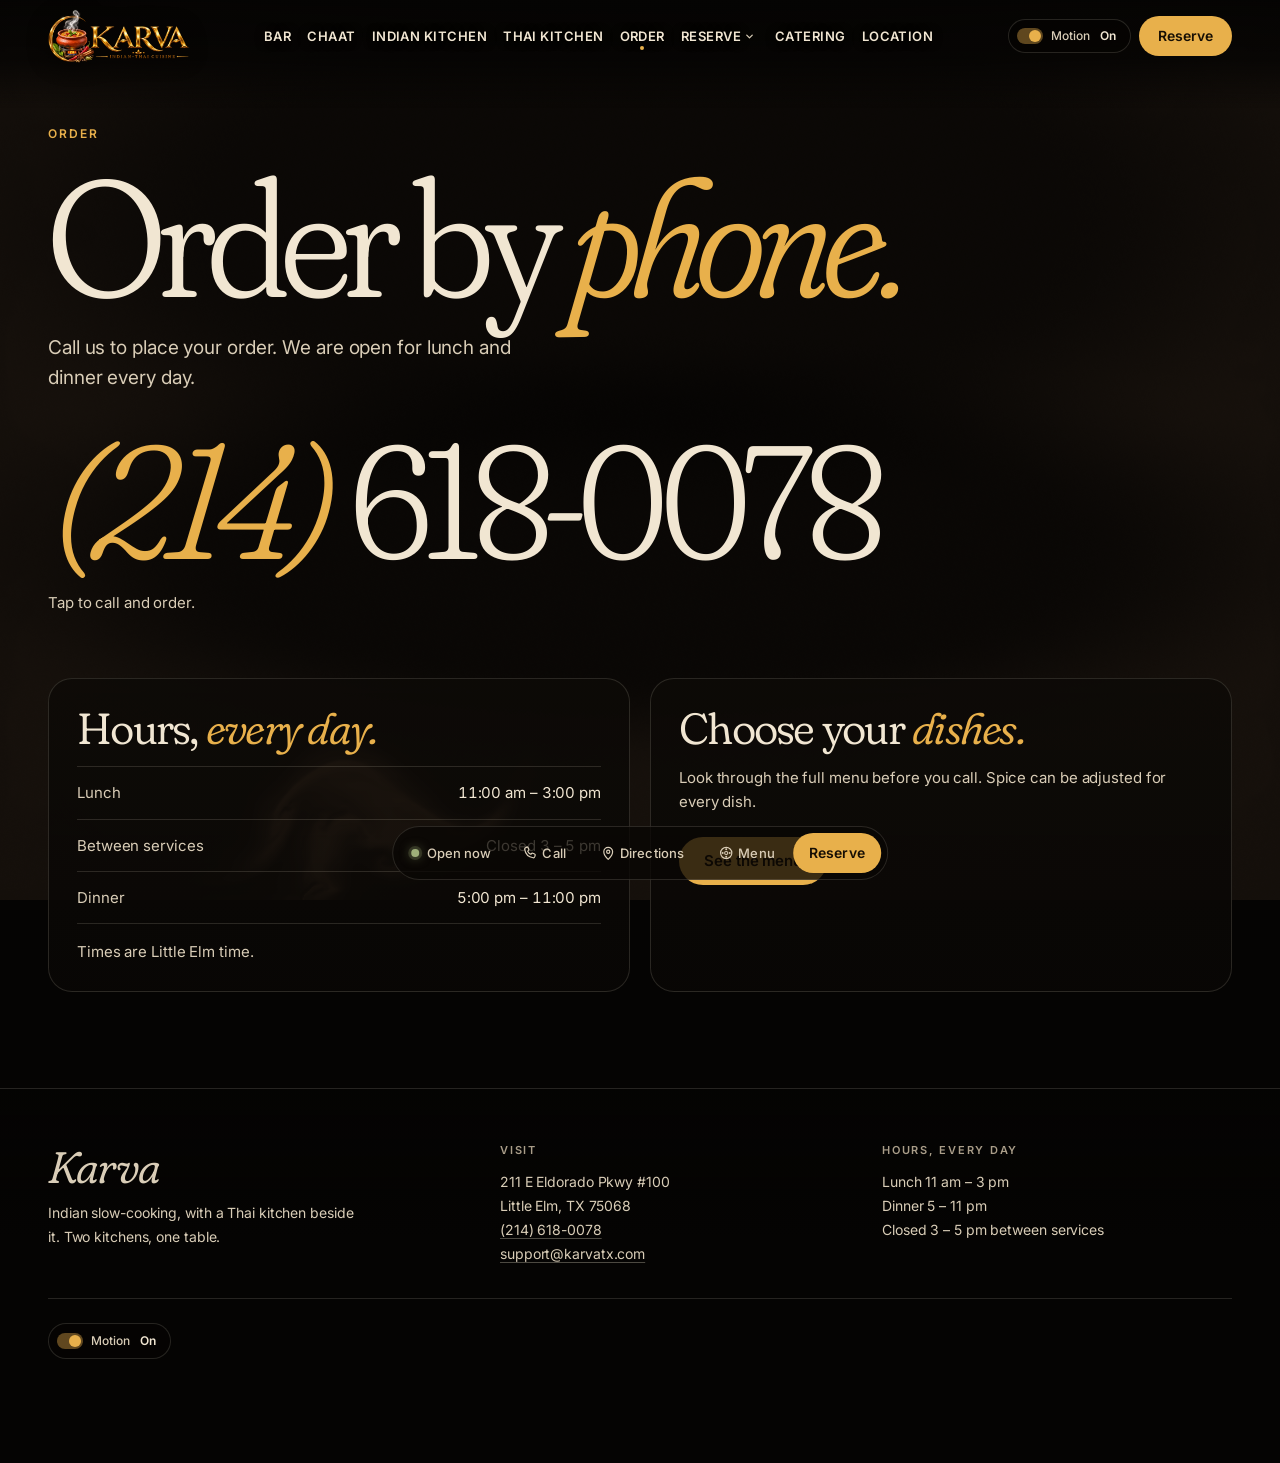
<file: order.html>
<!doctype html>
<html lang="en">
<head>
<script src="karva-motion-shim.js"></script>
<meta charset="utf-8">
<meta name="viewport" content="width=device-width, initial-scale=1, viewport-fit=cover">
<title>Karva · Order</title>
<meta name="description" content="Order from Karva in Little Elm, Texas by phone: (214) 618-0078.">
<meta name="theme-color" content="#050403">
<meta name="color-scheme" content="dark">
<link rel="icon" href="favicon.svg" type="image/svg+xml">
<link rel="preconnect" href="https://fonts.googleapis.com">
<link rel="preconnect" href="https://fonts.gstatic.com" crossorigin>
<link rel="stylesheet" href="https://fonts.googleapis.com/css2?family=Fraunces:ital,opsz,wght,SOFT,WONK@0,9..144,300..700,0..100,0..1;1,9..144,300..700,0..100,0..1&amp;family=Inter:wght@400;500;600&amp;display=swap">
<script>
/* Motion state before first paint: follow the OS unless the visitor chose. */
(function (d) {
  d.classList.add('js');
  var o = null; try { o = localStorage.getItem('karva-motion'); } catch (e) {}
  var r = !!(window.matchMedia && matchMedia('(prefers-reduced-motion: reduce)').matches);
  var on = o === 'on' || (o !== 'off' && !r);
  d.setAttribute('data-motion', on ? 'on' : 'off');
  if (on && window.WebGLRenderingContext && !/[?&]fx=off/.test(location.search)) d.classList.add('fx-pending');
})(document.documentElement);
</script>
<link rel="stylesheet" href="css/aroma.css?v=12">
<script type="module" src="js/site.js"></script>
<script src="js/analytics.js?v=1" defer></script>
</head>
<body data-atmos="table">
<div class="haze" aria-hidden="true"></div>
<a class="skip" href="#main">Skip to content</a>
<header class="nav" data-nav>
  <div class="nav__in">
    <a class="brand brand--logo" href="index.html"><img src="assets/brand/karva-logo-192.webp?v=2" width="502" height="192" alt="Karva, Indian-Thai cuisine. Home" decoding="async"></a>
    <nav class="nav__links" aria-label="Pages"><a href="drinks.html">Bar</a><a href="chaat.html">Chaat</a><a href="menu.html" data-nav-menu="indian">Indian Kitchen</a><a href="menu.html#thai" data-nav-menu="thai">Thai Kitchen</a><a href="order.html" aria-current="page">Order</a><div class="dd"><a class="dd__top" href="table.html">Reserve</a><button class="dd__btn" type="button" aria-expanded="false" aria-label="More Reserve pages"><svg viewBox="0 0 12 12" aria-hidden="true"><path d="m3 4.5 3 3 3-3" fill="none" stroke="currentColor" stroke-width="1.4" stroke-linecap="round" stroke-linejoin="round"/></svg></button><div class="dd__menu"><a href="table.html">Book a table</a><a href="parties.html">Parties</a><a href="events.html">Events</a></div></div><a href="catering.html">Catering</a><a href="locations.html">Location</a></nav>
    <div class="nav__acts">
      <p class="status" data-status><span class="status__dot" aria-hidden="true"></span><span data-status-text>11–3 · 5–11</span></p>
      <button class="motion" type="button" data-motion-toggle hidden aria-pressed="false"><span class="motion__track" aria-hidden="true"></span><span class="ml">Motion</span> <b data-motion-state>On</b></button>
      <a class="btn btn--gold btn--sm" href="tel:+12146180078" data-reserve aria-haspopup="dialog">Reserve</a>
      <details class="mnav">
        <summary aria-label="Open pages menu"><span class="mnav__ic" aria-hidden="true"></span>Pages</summary>
        <div class="mnav__sheet">
          <nav aria-label="Pages"><a class="big" href="drinks.html"><small>01</small>Bar</a><a class="big" href="chaat.html"><small>02</small>Chaat</a><a class="big" href="menu.html"><small>03</small>Indian Kitchen</a><a class="big" href="menu.html#thai"><small>04</small>Thai Kitchen</a><p class="mnav__sub"><a href="specials.html">Specials</a></p><a class="big" href="order.html" aria-current="page"><small>05</small>Order</a><a class="big" href="table.html"><small>06</small>Reserve</a><p class="mnav__sub"><a href="parties.html">Parties</a><a href="events.html">Events</a></p><a class="big" href="catering.html"><small>07</small>Catering</a><a class="big" href="locations.html"><small>08</small>Location</a></nav>
          <div class="mnav__foot">
            <a class="btn btn--gold" href="tel:+12146180078" data-reserve aria-haspopup="dialog">Reserve</a>
            <a class="btn btn--line" href="tel:+12146180078">Call (214) 618-0078</a>
          </div>
        </div>
      </details>
    </div>
  </div>
</header>
<main id="main">
  <header class="phead" data-zone="0.5"><span class="kicker">Order</span><h1>Order by <em>phone.</em></h1><p>Call us to place your order. We are open for lunch and dinner every day.</p></header>
  <section class="phone-block" aria-label="Call to order" data-zone="0.55"><a class="phone" href="tel:+12146180078" aria-label="Call (214) 618-0078"><span class="a">(214)</span><span>618-0078</span></a><p>Tap to call and order.</p></section><div class="tgrid tgrid--two"><section class="tcard" aria-labelledby="h-o1"><h2 id="h-o1">Hours, <em>every day.</em></h2><dl class="hours"><div><dt>Lunch</dt><dd>11:00 am – 3:00 pm</dd></div><div><dt>Between services</dt><dd>Closed 3 – 5 pm</dd></div><div><dt>Dinner</dt><dd>5:00 pm – 11:00 pm</dd></div></dl><p>Times are Little Elm time.</p></section><section class="tcard" aria-labelledby="h-o2"><h2 id="h-o2">Choose your <em>dishes.</em></h2><p>Look through the full menu before you call. Spice can be adjusted for every dish.</p><div class="tcard__acts"><a class="btn btn--gold" href="menu.html">See the menu</a></div></section></div>
</main>
<footer class="foot">
  <div class="foot__in">
    <div>
      <p class="foot__brand">Karva</p>
      <p>Indian slow-cooking, with a Thai kitchen beside it. Two kitchens, one table.</p>
    </div>
    <div>
      <h2>Visit</h2>
      <address>211 E Eldorado Pkwy #100<br>Little Elm, TX 75068</address>
      <p><a href="tel:+12146180078">(214) 618-0078</a><br><a href="mailto:support@karvatx.com">support@karvatx.com</a></p>
    </div>
    <div>
      <h2>Hours, every day</h2>
      <p>Lunch 11 am – 3 pm<br>Dinner 5 – 11 pm<br>Closed 3 – 5 pm between services</p>
    </div>
    <div class="foot__base">
      <button class="motion" type="button" data-motion-toggle hidden aria-pressed="false"><span class="motion__track" aria-hidden="true"></span><span class="ml">Motion</span> <b data-motion-state>On</b></button>
    </div>
  </div>
</footer>
<nav class="bar" aria-label="Quick actions">
  <p class="status" data-status><span class="status__dot" aria-hidden="true"></span><span data-status-text>11–3 · 5–11</span></p>
  <a href="tel:+12146180078"><svg viewBox="0 0 20 20" aria-hidden="true"><path d="M6.2 2.8 4.4 3.3c-.9.3-1.5 1.2-1.3 2.1.9 5.4 5.1 9.6 10.5 10.5.9.2 1.8-.4 2.1-1.3l.5-1.8c.2-.6-.1-1.2-.7-1.5l-2.3-1c-.5-.2-1.1-.1-1.5.3l-.9 1c-1.7-.8-3.1-2.2-3.9-3.9l1-.9c.4-.4.5-1 .3-1.5l-1-2.3c-.3-.6-.9-.9-1.5-.7z" fill="none" stroke="currentColor" stroke-width="1.5" stroke-linejoin="round"/></svg>Call</a>
  <a href="https://www.google.com/maps/search/?api=1&amp;query=211+E+Eldorado+Pkwy+%23100%2C+Little+Elm%2C+TX+75068" target="_blank" rel="noopener"><svg viewBox="0 0 20 20" aria-hidden="true"><path d="M10 18s5.5-5.2 5.5-9.6A5.5 5.5 0 0 0 4.5 8.4C4.5 12.8 10 18 10 18z" fill="none" stroke="currentColor" stroke-width="1.5" stroke-linejoin="round"/><circle cx="10" cy="8.4" r="2" fill="none" stroke="currentColor" stroke-width="1.5"/></svg>Directions</a>
  <a href="menu.html"><svg viewBox="0 0 20 20" aria-hidden="true"><circle cx="10" cy="10" r="7" fill="none" stroke="currentColor" stroke-width="1.5"/><circle cx="10" cy="10" r="2" fill="none" stroke="currentColor" stroke-width="1.3"/><circle cx="10" cy="5.4" r="1.2" fill="currentColor"/><circle cx="14.4" cy="10" r="1.2" fill="currentColor"/><circle cx="10" cy="14.6" r="1.2" fill="currentColor"/><circle cx="5.6" cy="10" r="1.2" fill="currentColor"/></svg>Menu</a>
  <a class="bar__cta" href="tel:+12146180078" data-reserve aria-haspopup="dialog">Reserve</a>
</nav>
</body>
</html>
</file>
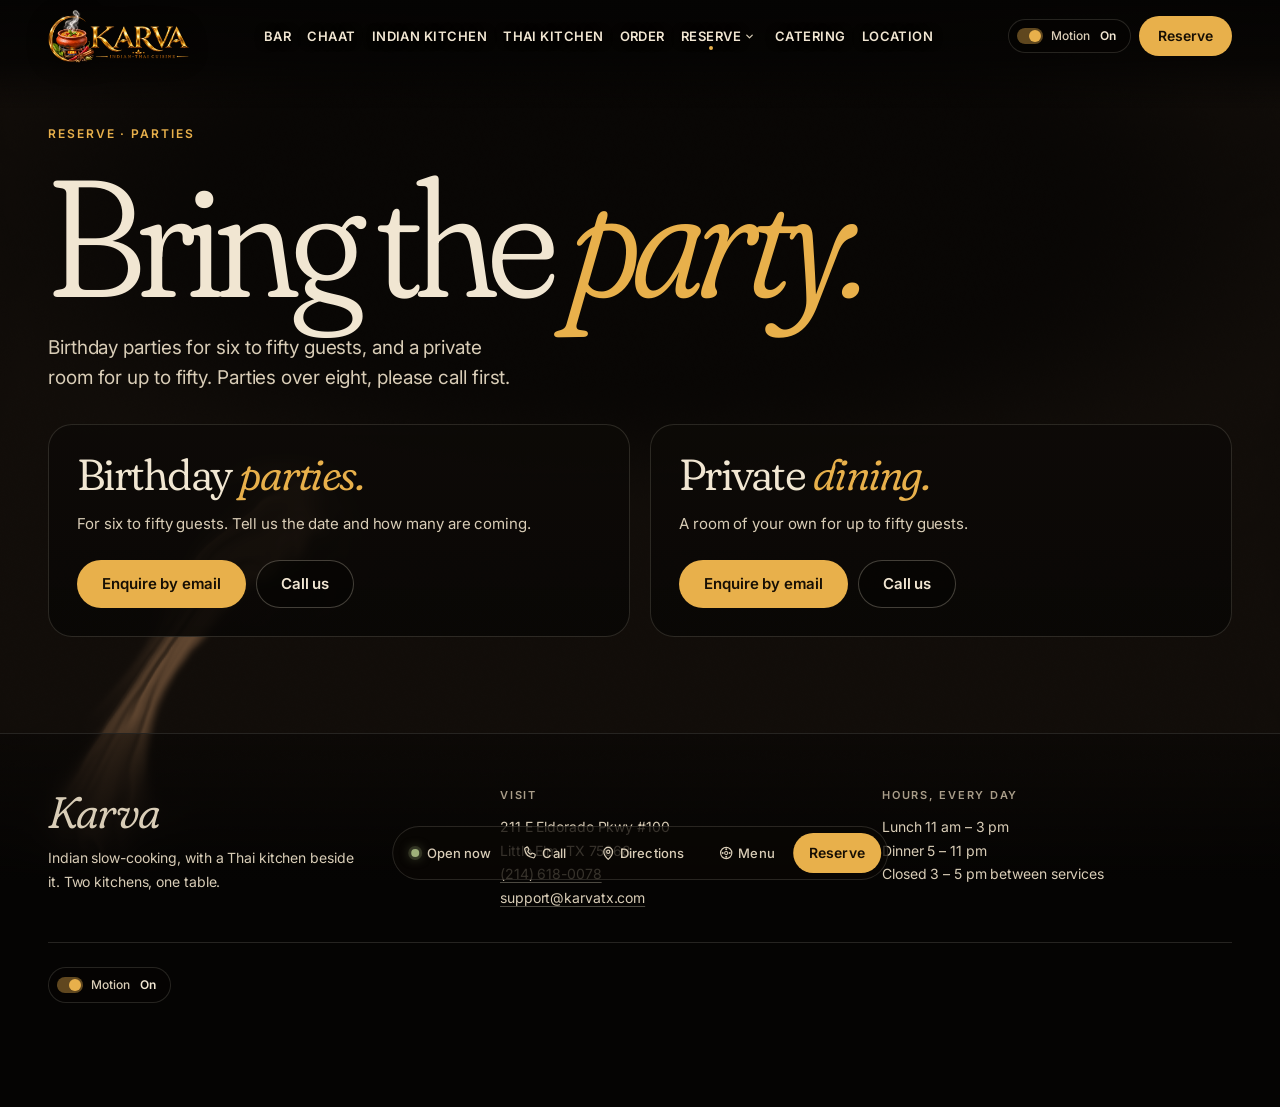
<file: parties.html>
<!doctype html>
<html lang="en">
<head>
<script src="karva-motion-shim.js"></script>
<meta charset="utf-8">
<meta name="viewport" content="width=device-width, initial-scale=1, viewport-fit=cover">
<title>Karva · Parties</title>
<meta name="description" content="Birthday parties for six to fifty guests and private dining for up to fifty at Karva, Little Elm, Texas.">
<meta name="theme-color" content="#050403">
<meta name="color-scheme" content="dark">
<link rel="icon" href="favicon.svg" type="image/svg+xml">
<link rel="preconnect" href="https://fonts.googleapis.com">
<link rel="preconnect" href="https://fonts.gstatic.com" crossorigin>
<link rel="stylesheet" href="https://fonts.googleapis.com/css2?family=Fraunces:ital,opsz,wght,SOFT,WONK@0,9..144,300..700,0..100,0..1;1,9..144,300..700,0..100,0..1&amp;family=Inter:wght@400;500;600&amp;display=swap">
<script>
/* Motion state before first paint: follow the OS unless the visitor chose. */
(function (d) {
  d.classList.add('js');
  var o = null; try { o = localStorage.getItem('karva-motion'); } catch (e) {}
  var r = !!(window.matchMedia && matchMedia('(prefers-reduced-motion: reduce)').matches);
  var on = o === 'on' || (o !== 'off' && !r);
  d.setAttribute('data-motion', on ? 'on' : 'off');
  if (on && window.WebGLRenderingContext && !/[?&]fx=off/.test(location.search)) d.classList.add('fx-pending');
})(document.documentElement);
</script>
<link rel="stylesheet" href="css/aroma.css?v=12">
<script type="module" src="js/site.js"></script>
<script src="js/analytics.js?v=1" defer></script>
</head>
<body data-atmos="table">
<div class="haze" aria-hidden="true"></div>
<a class="skip" href="#main">Skip to content</a>
<header class="nav" data-nav>
  <div class="nav__in">
    <a class="brand brand--logo" href="index.html"><img src="assets/brand/karva-logo-192.webp?v=2" width="502" height="192" alt="Karva, Indian-Thai cuisine. Home" decoding="async"></a>
    <nav class="nav__links" aria-label="Pages"><a href="drinks.html">Bar</a><a href="chaat.html">Chaat</a><a href="menu.html" data-nav-menu="indian">Indian Kitchen</a><a href="menu.html#thai" data-nav-menu="thai">Thai Kitchen</a><a href="order.html">Order</a><div class="dd is-current"><a class="dd__top" href="table.html">Reserve</a><button class="dd__btn" type="button" aria-expanded="false" aria-label="More Reserve pages"><svg viewBox="0 0 12 12" aria-hidden="true"><path d="m3 4.5 3 3 3-3" fill="none" stroke="currentColor" stroke-width="1.4" stroke-linecap="round" stroke-linejoin="round"/></svg></button><div class="dd__menu"><a href="table.html">Book a table</a><a href="parties.html" aria-current="page">Parties</a><a href="events.html">Events</a></div></div><a href="catering.html">Catering</a><a href="locations.html">Location</a></nav>
    <div class="nav__acts">
      <p class="status" data-status><span class="status__dot" aria-hidden="true"></span><span data-status-text>11–3 · 5–11</span></p>
      <button class="motion" type="button" data-motion-toggle hidden aria-pressed="false"><span class="motion__track" aria-hidden="true"></span><span class="ml">Motion</span> <b data-motion-state>On</b></button>
      <a class="btn btn--gold btn--sm" href="tel:+12146180078" data-reserve aria-haspopup="dialog">Reserve</a>
      <details class="mnav">
        <summary aria-label="Open pages menu"><span class="mnav__ic" aria-hidden="true"></span>Pages</summary>
        <div class="mnav__sheet">
          <nav aria-label="Pages"><a class="big" href="drinks.html"><small>01</small>Bar</a><a class="big" href="chaat.html"><small>02</small>Chaat</a><a class="big" href="menu.html"><small>03</small>Indian Kitchen</a><a class="big" href="menu.html#thai"><small>04</small>Thai Kitchen</a><p class="mnav__sub"><a href="specials.html">Specials</a></p><a class="big" href="order.html"><small>05</small>Order</a><a class="big" href="table.html"><small>06</small>Reserve</a><p class="mnav__sub"><a href="parties.html" aria-current="page">Parties</a><a href="events.html">Events</a></p><a class="big" href="catering.html"><small>07</small>Catering</a><a class="big" href="locations.html"><small>08</small>Location</a></nav>
          <div class="mnav__foot">
            <a class="btn btn--gold" href="tel:+12146180078" data-reserve aria-haspopup="dialog">Reserve</a>
            <a class="btn btn--line" href="tel:+12146180078">Call (214) 618-0078</a>
          </div>
        </div>
      </details>
    </div>
  </div>
</header>
<main id="main">
  <header class="phead" data-zone="0.5"><span class="kicker">Reserve · Parties</span><h1>Bring the <em>party.</em></h1><p>Birthday parties for six to fifty guests, and a private room for up to fifty. Parties over eight, please call first.</p></header>
  <div class="tgrid tgrid--two"><section class="tcard" aria-labelledby="h-p1"><h2 id="h-p1">Birthday <em>parties.</em></h2><p>For six to fifty guests. Tell us the date and how many are coming.</p><div class="tcard__acts"><a class="btn btn--gold" href="mailto:support@karvatx.com?subject=Birthday%20party%20enquiry">Enquire by email</a><a class="btn btn--line" href="tel:+12146180078">Call us</a></div></section><section class="tcard" aria-labelledby="h-p2"><h2 id="h-p2">Private <em>dining.</em></h2><p>A room of your own for up to fifty guests.</p><div class="tcard__acts"><a class="btn btn--gold" href="mailto:support@karvatx.com?subject=Private%20dining%20enquiry">Enquire by email</a><a class="btn btn--line" href="tel:+12146180078">Call us</a></div></section></div>
</main>
<footer class="foot">
  <div class="foot__in">
    <div>
      <p class="foot__brand">Karva</p>
      <p>Indian slow-cooking, with a Thai kitchen beside it. Two kitchens, one table.</p>
    </div>
    <div>
      <h2>Visit</h2>
      <address>211 E Eldorado Pkwy #100<br>Little Elm, TX 75068</address>
      <p><a href="tel:+12146180078">(214) 618-0078</a><br><a href="mailto:support@karvatx.com">support@karvatx.com</a></p>
    </div>
    <div>
      <h2>Hours, every day</h2>
      <p>Lunch 11 am – 3 pm<br>Dinner 5 – 11 pm<br>Closed 3 – 5 pm between services</p>
    </div>
    <div class="foot__base">
      <button class="motion" type="button" data-motion-toggle hidden aria-pressed="false"><span class="motion__track" aria-hidden="true"></span><span class="ml">Motion</span> <b data-motion-state>On</b></button>
    </div>
  </div>
</footer>
<nav class="bar" aria-label="Quick actions">
  <p class="status" data-status><span class="status__dot" aria-hidden="true"></span><span data-status-text>11–3 · 5–11</span></p>
  <a href="tel:+12146180078"><svg viewBox="0 0 20 20" aria-hidden="true"><path d="M6.2 2.8 4.4 3.3c-.9.3-1.5 1.2-1.3 2.1.9 5.4 5.1 9.6 10.5 10.5.9.2 1.8-.4 2.1-1.3l.5-1.8c.2-.6-.1-1.2-.7-1.5l-2.3-1c-.5-.2-1.1-.1-1.5.3l-.9 1c-1.7-.8-3.1-2.2-3.9-3.9l1-.9c.4-.4.5-1 .3-1.5l-1-2.3c-.3-.6-.9-.9-1.5-.7z" fill="none" stroke="currentColor" stroke-width="1.5" stroke-linejoin="round"/></svg>Call</a>
  <a href="https://www.google.com/maps/search/?api=1&amp;query=211+E+Eldorado+Pkwy+%23100%2C+Little+Elm%2C+TX+75068" target="_blank" rel="noopener"><svg viewBox="0 0 20 20" aria-hidden="true"><path d="M10 18s5.5-5.2 5.5-9.6A5.5 5.5 0 0 0 4.5 8.4C4.5 12.8 10 18 10 18z" fill="none" stroke="currentColor" stroke-width="1.5" stroke-linejoin="round"/><circle cx="10" cy="8.4" r="2" fill="none" stroke="currentColor" stroke-width="1.5"/></svg>Directions</a>
  <a href="menu.html"><svg viewBox="0 0 20 20" aria-hidden="true"><circle cx="10" cy="10" r="7" fill="none" stroke="currentColor" stroke-width="1.5"/><circle cx="10" cy="10" r="2" fill="none" stroke="currentColor" stroke-width="1.3"/><circle cx="10" cy="5.4" r="1.2" fill="currentColor"/><circle cx="14.4" cy="10" r="1.2" fill="currentColor"/><circle cx="10" cy="14.6" r="1.2" fill="currentColor"/><circle cx="5.6" cy="10" r="1.2" fill="currentColor"/></svg>Menu</a>
  <a class="bar__cta" href="tel:+12146180078" data-reserve aria-haspopup="dialog">Reserve</a>
</nav>
</body>
</html>
</file>
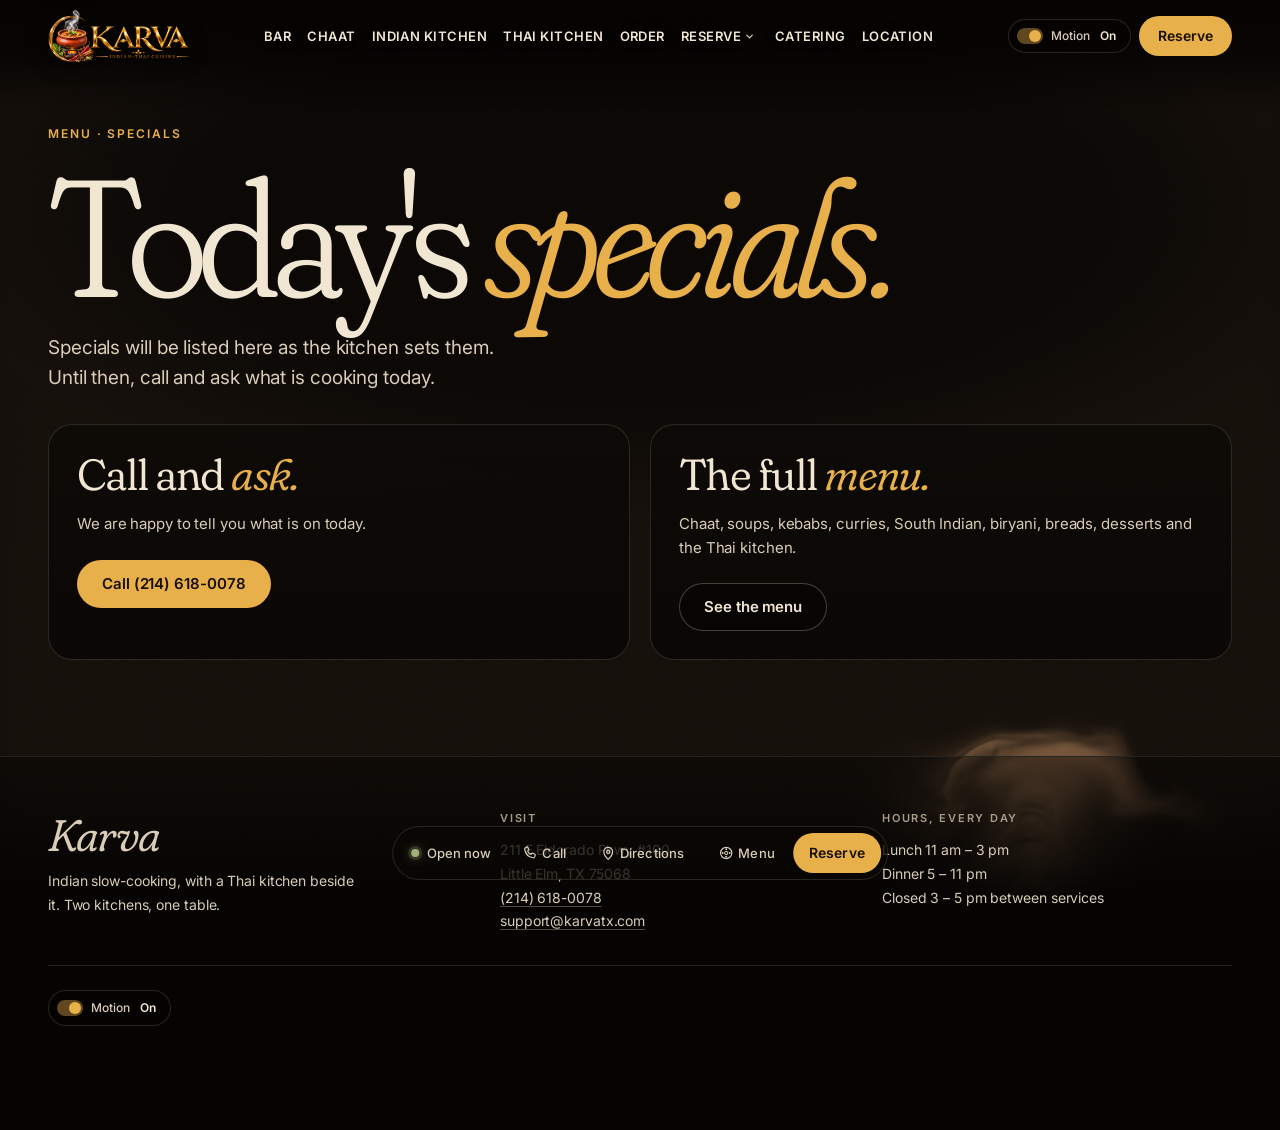
<file: specials.html>
<!doctype html>
<html lang="en">
<head>
<script src="karva-motion-shim.js"></script>
<meta charset="utf-8">
<meta name="viewport" content="width=device-width, initial-scale=1, viewport-fit=cover">
<title>Karva · Specials</title>
<meta name="description" content="Karva's specials in Little Elm, Texas. Call to hear what the kitchen is cooking today.">
<meta name="theme-color" content="#050403">
<meta name="color-scheme" content="dark">
<link rel="icon" href="favicon.svg" type="image/svg+xml">
<link rel="preconnect" href="https://fonts.googleapis.com">
<link rel="preconnect" href="https://fonts.gstatic.com" crossorigin>
<link rel="stylesheet" href="https://fonts.googleapis.com/css2?family=Fraunces:ital,opsz,wght,SOFT,WONK@0,9..144,300..700,0..100,0..1;1,9..144,300..700,0..100,0..1&amp;family=Inter:wght@400;500;600&amp;display=swap">
<script>
/* Motion state before first paint: follow the OS unless the visitor chose. */
(function (d) {
  d.classList.add('js');
  var o = null; try { o = localStorage.getItem('karva-motion'); } catch (e) {}
  var r = !!(window.matchMedia && matchMedia('(prefers-reduced-motion: reduce)').matches);
  var on = o === 'on' || (o !== 'off' && !r);
  d.setAttribute('data-motion', on ? 'on' : 'off');
  if (on && window.WebGLRenderingContext && !/[?&]fx=off/.test(location.search)) d.classList.add('fx-pending');
})(document.documentElement);
</script>
<link rel="stylesheet" href="css/aroma.css?v=12">
<script type="module" src="js/site.js"></script>
<script src="js/analytics.js?v=1" defer></script>
</head>
<body data-atmos="table">
<div class="haze" aria-hidden="true"></div>
<a class="skip" href="#main">Skip to content</a>
<header class="nav" data-nav>
  <div class="nav__in">
    <a class="brand brand--logo" href="index.html"><img src="assets/brand/karva-logo-192.webp?v=2" width="502" height="192" alt="Karva, Indian-Thai cuisine. Home" decoding="async"></a>
    <nav class="nav__links" aria-label="Pages"><a href="drinks.html">Bar</a><a href="chaat.html">Chaat</a><a href="menu.html" data-nav-menu="indian">Indian Kitchen</a><a href="menu.html#thai" data-nav-menu="thai">Thai Kitchen</a><a href="order.html">Order</a><div class="dd"><a class="dd__top" href="table.html">Reserve</a><button class="dd__btn" type="button" aria-expanded="false" aria-label="More Reserve pages"><svg viewBox="0 0 12 12" aria-hidden="true"><path d="m3 4.5 3 3 3-3" fill="none" stroke="currentColor" stroke-width="1.4" stroke-linecap="round" stroke-linejoin="round"/></svg></button><div class="dd__menu"><a href="table.html">Book a table</a><a href="parties.html">Parties</a><a href="events.html">Events</a></div></div><a href="catering.html">Catering</a><a href="locations.html">Location</a></nav>
    <div class="nav__acts">
      <p class="status" data-status><span class="status__dot" aria-hidden="true"></span><span data-status-text>11–3 · 5–11</span></p>
      <button class="motion" type="button" data-motion-toggle hidden aria-pressed="false"><span class="motion__track" aria-hidden="true"></span><span class="ml">Motion</span> <b data-motion-state>On</b></button>
      <a class="btn btn--gold btn--sm" href="tel:+12146180078" data-reserve aria-haspopup="dialog">Reserve</a>
      <details class="mnav">
        <summary aria-label="Open pages menu"><span class="mnav__ic" aria-hidden="true"></span>Pages</summary>
        <div class="mnav__sheet">
          <nav aria-label="Pages"><a class="big" href="drinks.html"><small>01</small>Bar</a><a class="big" href="chaat.html"><small>02</small>Chaat</a><a class="big" href="menu.html"><small>03</small>Indian Kitchen</a><a class="big" href="menu.html#thai"><small>04</small>Thai Kitchen</a><p class="mnav__sub"><a href="specials.html" aria-current="page">Specials</a></p><a class="big" href="order.html"><small>05</small>Order</a><a class="big" href="table.html"><small>06</small>Reserve</a><p class="mnav__sub"><a href="parties.html">Parties</a><a href="events.html">Events</a></p><a class="big" href="catering.html"><small>07</small>Catering</a><a class="big" href="locations.html"><small>08</small>Location</a></nav>
          <div class="mnav__foot">
            <a class="btn btn--gold" href="tel:+12146180078" data-reserve aria-haspopup="dialog">Reserve</a>
            <a class="btn btn--line" href="tel:+12146180078">Call (214) 618-0078</a>
          </div>
        </div>
      </details>
    </div>
  </div>
</header>
<main id="main">
  <header class="phead" data-zone="0.5"><span class="kicker">Menu · Specials</span><h1>Today's <em>specials.</em></h1><p>Specials will be listed here as the kitchen sets them. Until then, call and ask what is cooking today.</p></header>
  <div class="tgrid tgrid--two"><section class="tcard" aria-labelledby="h-s1"><h2 id="h-s1">Call and <em>ask.</em></h2><p>We are happy to tell you what is on today.</p><div class="tcard__acts"><a class="btn btn--gold" href="tel:+12146180078">Call (214) 618-0078</a></div></section><section class="tcard" aria-labelledby="h-s2"><h2 id="h-s2">The full <em>menu.</em></h2><p>Chaat, soups, kebabs, curries, South Indian, biryani, breads, desserts and the Thai kitchen.</p><div class="tcard__acts"><a class="btn btn--line" href="menu.html">See the menu</a></div></section></div>
</main>
<footer class="foot">
  <div class="foot__in">
    <div>
      <p class="foot__brand">Karva</p>
      <p>Indian slow-cooking, with a Thai kitchen beside it. Two kitchens, one table.</p>
    </div>
    <div>
      <h2>Visit</h2>
      <address>211 E Eldorado Pkwy #100<br>Little Elm, TX 75068</address>
      <p><a href="tel:+12146180078">(214) 618-0078</a><br><a href="mailto:support@karvatx.com">support@karvatx.com</a></p>
    </div>
    <div>
      <h2>Hours, every day</h2>
      <p>Lunch 11 am – 3 pm<br>Dinner 5 – 11 pm<br>Closed 3 – 5 pm between services</p>
    </div>
    <div class="foot__base">
      <button class="motion" type="button" data-motion-toggle hidden aria-pressed="false"><span class="motion__track" aria-hidden="true"></span><span class="ml">Motion</span> <b data-motion-state>On</b></button>
    </div>
  </div>
</footer>
<nav class="bar" aria-label="Quick actions">
  <p class="status" data-status><span class="status__dot" aria-hidden="true"></span><span data-status-text>11–3 · 5–11</span></p>
  <a href="tel:+12146180078"><svg viewBox="0 0 20 20" aria-hidden="true"><path d="M6.2 2.8 4.4 3.3c-.9.3-1.5 1.2-1.3 2.1.9 5.4 5.1 9.6 10.5 10.5.9.2 1.8-.4 2.1-1.3l.5-1.8c.2-.6-.1-1.2-.7-1.5l-2.3-1c-.5-.2-1.1-.1-1.5.3l-.9 1c-1.7-.8-3.1-2.2-3.9-3.9l1-.9c.4-.4.5-1 .3-1.5l-1-2.3c-.3-.6-.9-.9-1.5-.7z" fill="none" stroke="currentColor" stroke-width="1.5" stroke-linejoin="round"/></svg>Call</a>
  <a href="https://www.google.com/maps/search/?api=1&amp;query=211+E+Eldorado+Pkwy+%23100%2C+Little+Elm%2C+TX+75068" target="_blank" rel="noopener"><svg viewBox="0 0 20 20" aria-hidden="true"><path d="M10 18s5.5-5.2 5.5-9.6A5.5 5.5 0 0 0 4.5 8.4C4.5 12.8 10 18 10 18z" fill="none" stroke="currentColor" stroke-width="1.5" stroke-linejoin="round"/><circle cx="10" cy="8.4" r="2" fill="none" stroke="currentColor" stroke-width="1.5"/></svg>Directions</a>
  <a href="menu.html"><svg viewBox="0 0 20 20" aria-hidden="true"><circle cx="10" cy="10" r="7" fill="none" stroke="currentColor" stroke-width="1.5"/><circle cx="10" cy="10" r="2" fill="none" stroke="currentColor" stroke-width="1.3"/><circle cx="10" cy="5.4" r="1.2" fill="currentColor"/><circle cx="14.4" cy="10" r="1.2" fill="currentColor"/><circle cx="10" cy="14.6" r="1.2" fill="currentColor"/><circle cx="5.6" cy="10" r="1.2" fill="currentColor"/></svg>Menu</a>
  <a class="bar__cta" href="tel:+12146180078" data-reserve aria-haspopup="dialog">Reserve</a>
</nav>
</body>
</html>
</file>
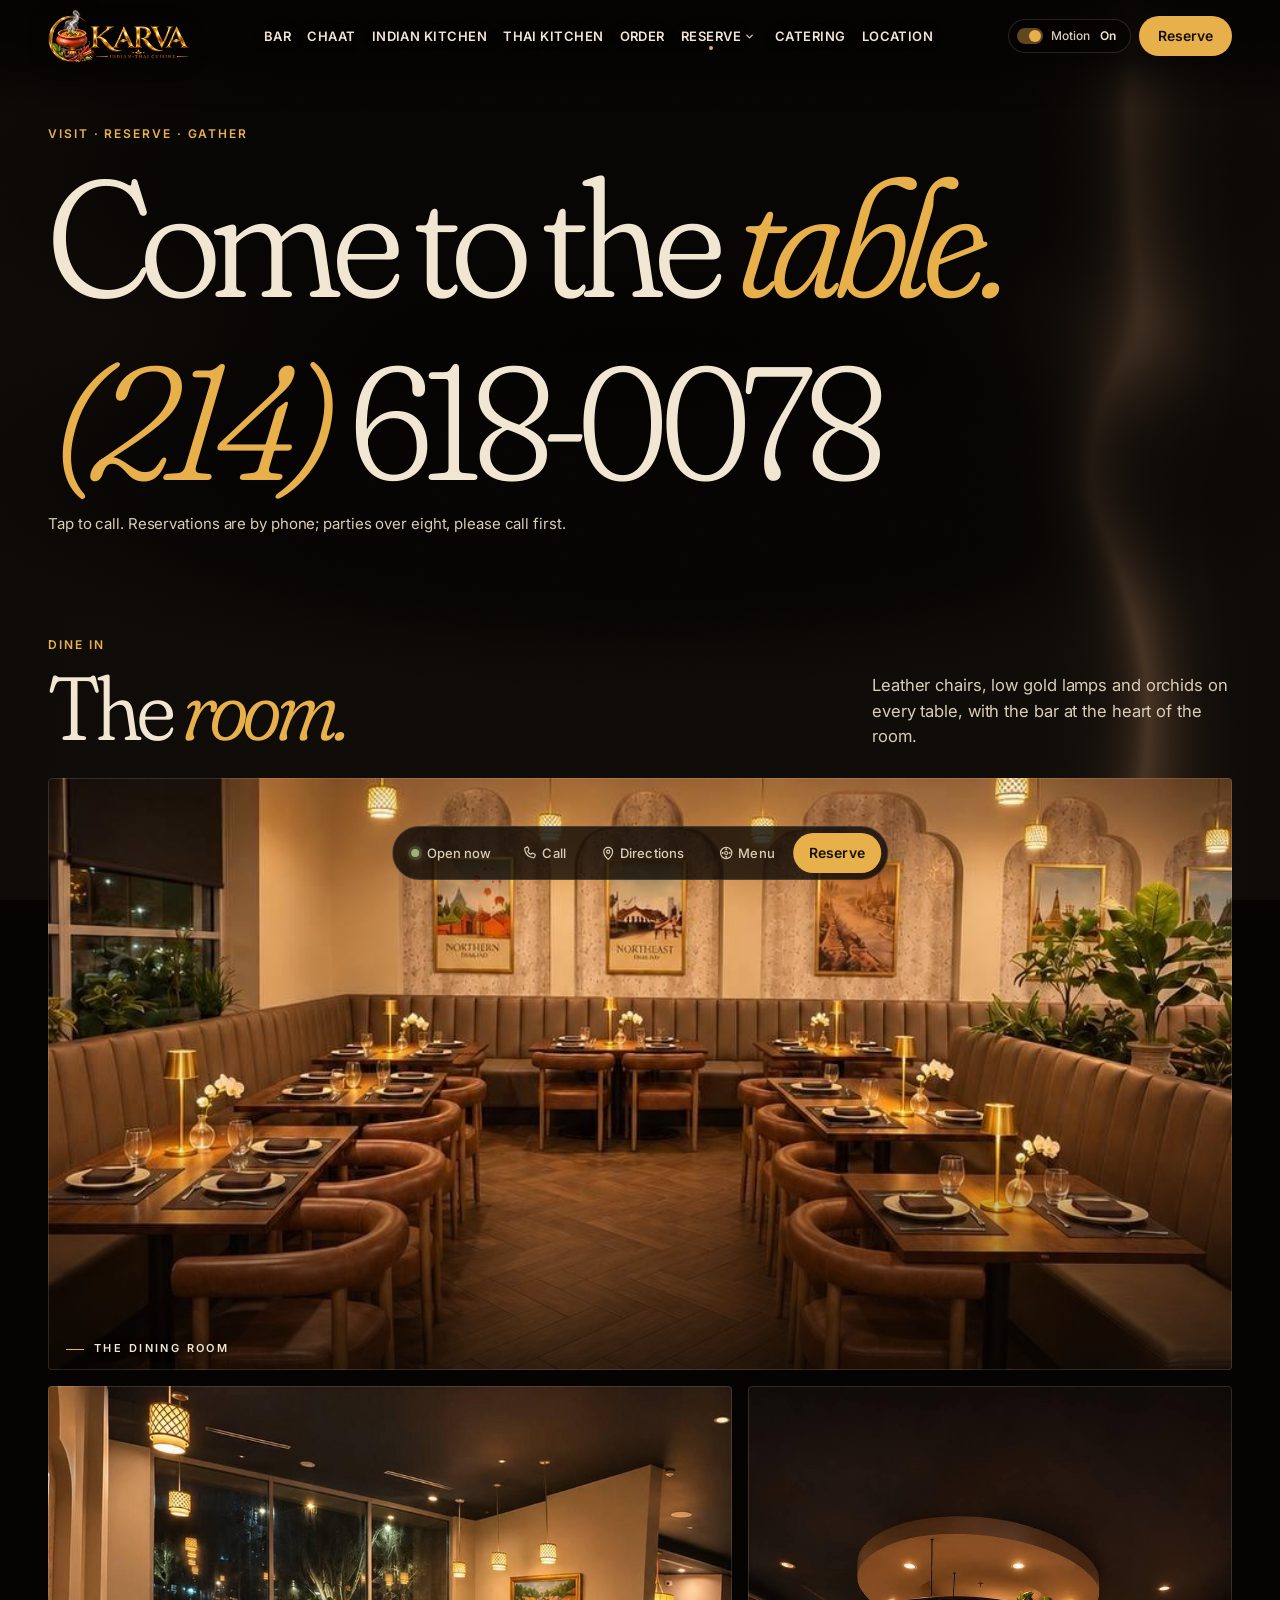
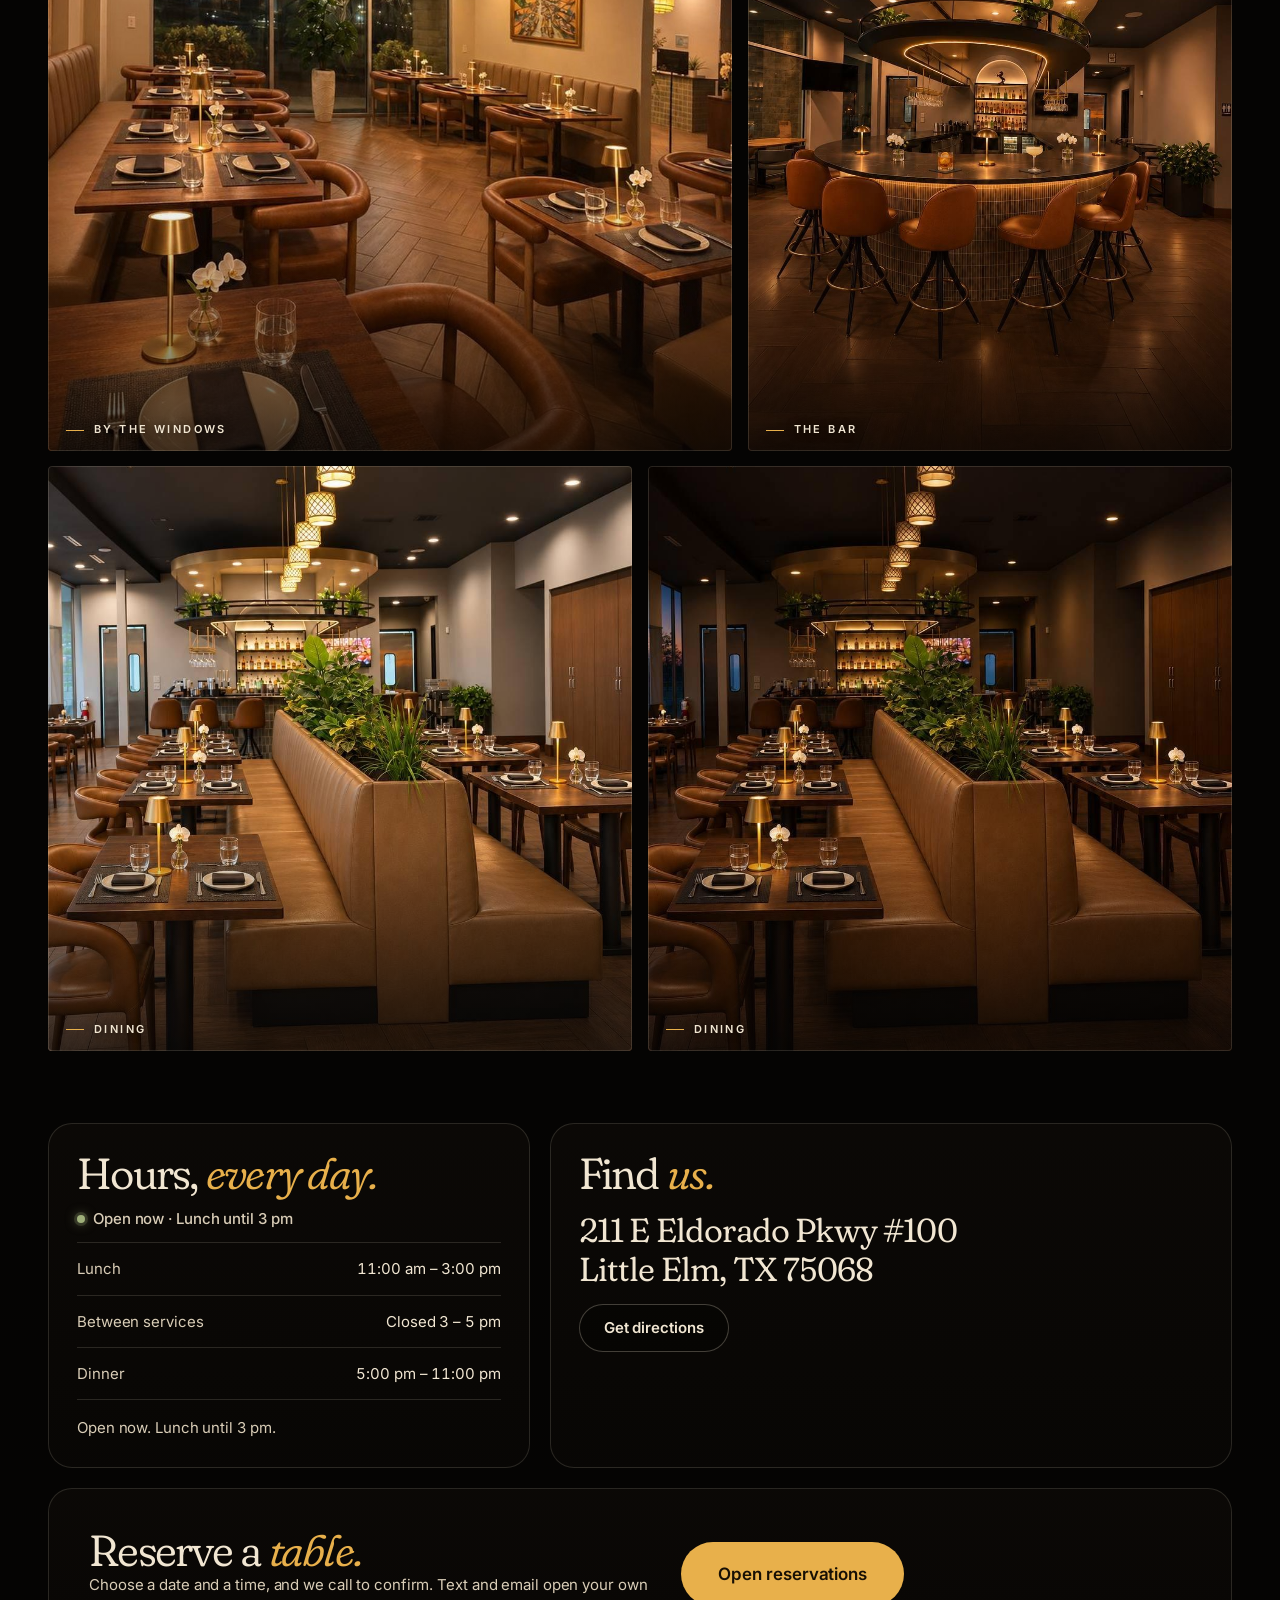
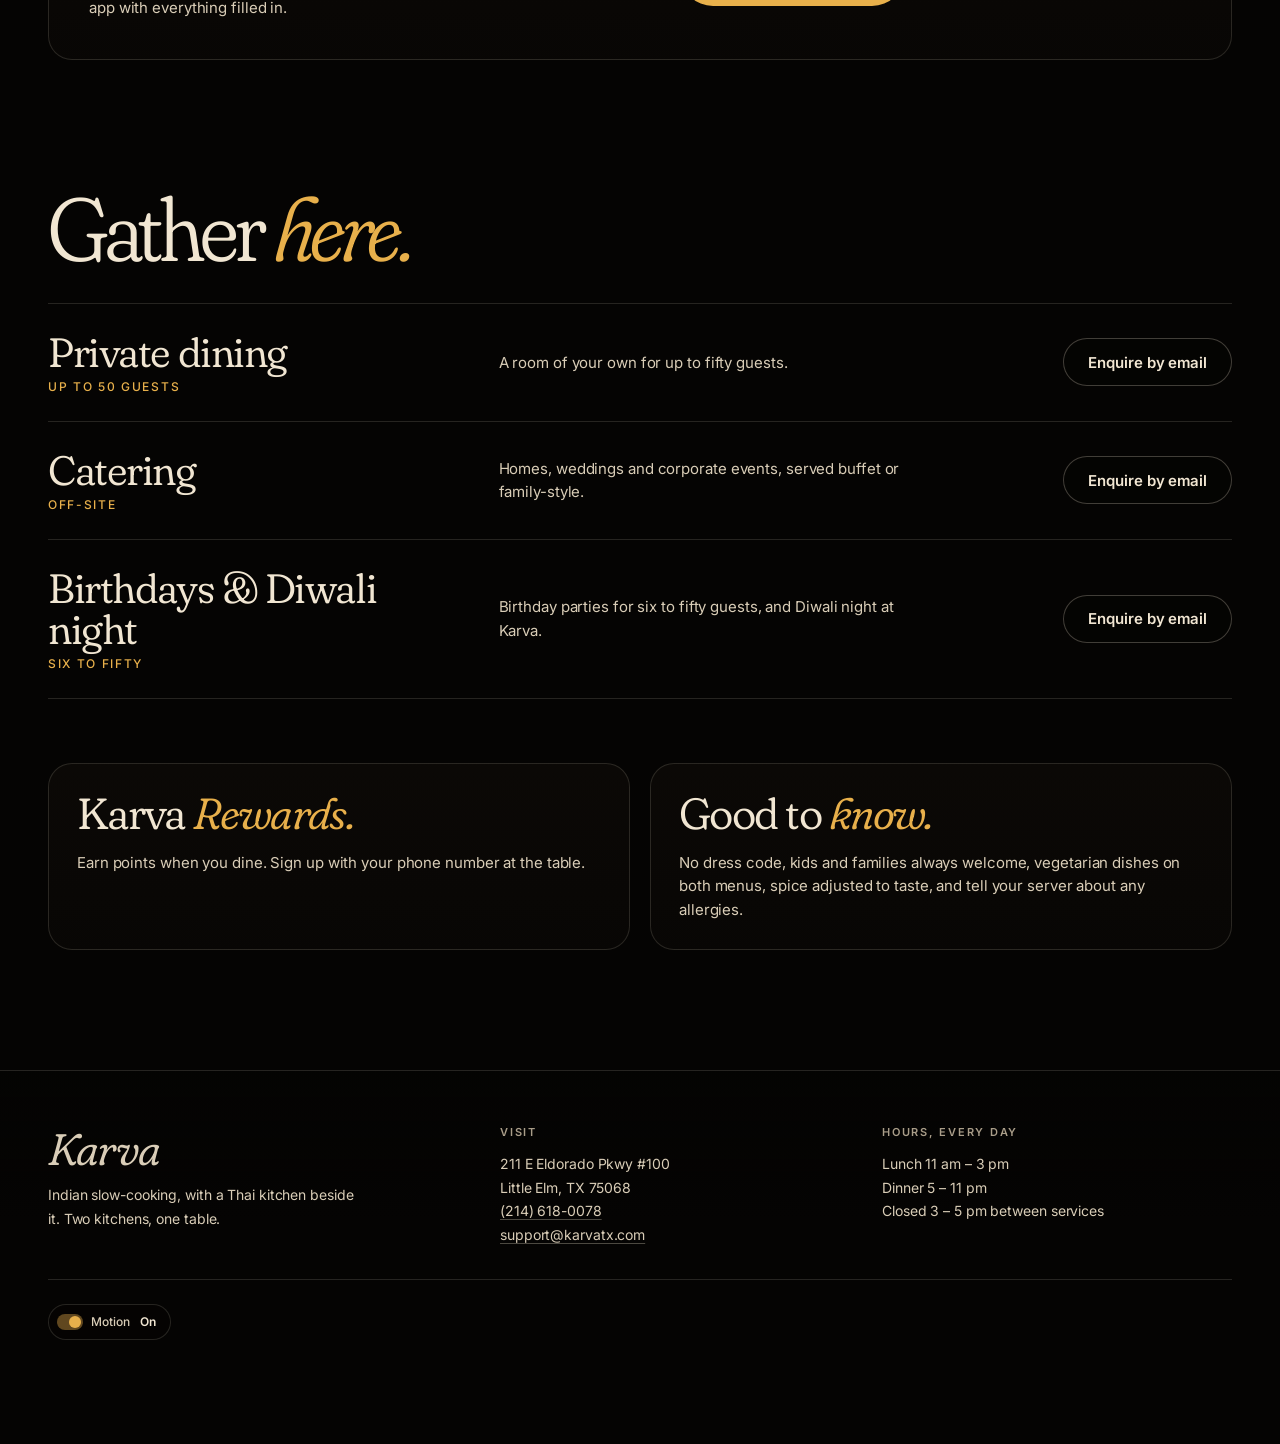
<file: table.html>
<!doctype html>
<html lang="en">
<head>
<script src="karva-motion-shim.js"></script>
<meta charset="utf-8">
<meta name="viewport" content="width=device-width, initial-scale=1, viewport-fit=cover">
<title>Karva · Come to the table</title>
<meta name="description" content="Call Karva on (214) 618-0078. Hours, directions, reservations, private dining for 50, catering, birthdays and Diwali night in Little Elm, Texas.">
<meta name="theme-color" content="#050403">
<meta name="color-scheme" content="dark">
<link rel="icon" href="favicon.svg" type="image/svg+xml">
<link rel="preconnect" href="https://fonts.googleapis.com">
<link rel="preconnect" href="https://fonts.gstatic.com" crossorigin>
<link rel="stylesheet" href="https://fonts.googleapis.com/css2?family=Fraunces:ital,opsz,wght,SOFT,WONK@0,9..144,300..700,0..100,0..1;1,9..144,300..700,0..100,0..1&amp;family=Inter:wght@400;500;600&amp;display=swap">
<script>
/* Motion state before first paint: follow the OS unless the visitor chose. */
(function (d) {
  d.classList.add('js');
  var o = null; try { o = localStorage.getItem('karva-motion'); } catch (e) {}
  var r = !!(window.matchMedia && matchMedia('(prefers-reduced-motion: reduce)').matches);
  var on = o === 'on' || (o !== 'off' && !r);
  d.setAttribute('data-motion', on ? 'on' : 'off');
  if (on && window.WebGLRenderingContext && !/[?&]fx=off/.test(location.search)) d.classList.add('fx-pending');
})(document.documentElement);
</script>
<link rel="stylesheet" href="css/aroma.css?v=12">
<script type="module" src="js/site.js"></script>
<style>
/* "The room": photos of the dining room and bar */
.room { max-width: calc(var(--max) + 2 * var(--g)); margin: 0 auto; padding: 40px var(--g) 72px; }
.room__head { display: flex; flex-wrap: wrap; align-items: end; justify-content: space-between; gap: 12px 32px; margin-bottom: 28px; }
.room__head .kicker { display: block; margin-bottom: 14px; }
.room__head h2 { font-size: clamp(48px, 7vw, 104px); font-weight: 320; letter-spacing: -0.05em; line-height: .95; }
.room__head h2 em { color: var(--ghee); }
.room__head p { max-width: 36ch; color: var(--cream-2); font-size: clamp(15px, 1.3vw, 17px); }
.room__grid { display: grid; grid-template-columns: repeat(12, 1fr); gap: clamp(10px, 1.2vw, 16px); }
.room__grid figure { position: relative; margin: 0; overflow: hidden; border-radius: 4px; background: #0b0907; grid-column: span 12; aspect-ratio: 4 / 5; }
.room__grid img { position: absolute; inset: 0; width: 100%; height: 100%; object-fit: cover; transition: transform 1.6s var(--ease); }
.room__grid figure::after { content: ""; position: absolute; inset: 0; pointer-events: none; background: linear-gradient(180deg, transparent 62%, rgba(5, 4, 3, .72)); box-shadow: inset 0 0 0 1px var(--line); border-radius: inherit; }
.room__grid figcaption { position: absolute; left: 18px; bottom: 16px; z-index: 1; font: 600 11px/1 var(--ui); letter-spacing: .22em; text-transform: uppercase; color: var(--cream); text-shadow: 0 1px 8px rgba(0, 0, 0, .6); }
.room__grid figcaption::before { content: ""; display: inline-block; width: 18px; height: 1px; margin-right: 10px; vertical-align: middle; background: var(--ghee); }
.room__grid .r-6 { grid-column: span 6; aspect-ratio: 3 / 4; }
@media (max-width: 759px) { .room__grid .r-6 figcaption { left: 12px; bottom: 12px; letter-spacing: .16em; } .room__grid .r-6 figcaption::before { width: 10px; margin-right: 6px; } }
@media (hover: hover) { .room__grid figure:hover img { transform: scale(1.035); } }
@media (min-width: 760px) {
  .room__grid .r-wide { aspect-ratio: 16 / 8; }
  .room__grid .r-wide img { object-position: 50% 50%; }
  .room__grid .r-7 { grid-column: span 7; aspect-ratio: auto; height: clamp(420px, 52vw, 680px); }
  .room__grid .r-5 { grid-column: span 5; aspect-ratio: auto; height: clamp(420px, 52vw, 680px); }
  .room__grid .r-6 { grid-column: span 6; aspect-ratio: 1 / 1; }
  .room__grid .r-6 img { object-position: 50% 62%; }
}
@keyframes room-in { from { opacity: 0; transform: translateY(28px); } }
html[data-motion="on"] .room__grid figure { animation: room-in 1.2s var(--ease) both; animation-timeline: view(); animation-range: entry 0% entry 40%; }
/* click a room photo: it opens large */
.room__grid figure { cursor: zoom-in; }
.room__grid figure:focus-visible { outline: 2px solid var(--ghee); outline-offset: 3px; }
.lb { position: fixed; inset: 0; width: 100%; height: 100%; max-width: none; max-height: none; margin: 0; padding: 0; border: 0; background: transparent; color: var(--cream); overflow: hidden; }
.lb::backdrop { background: rgba(5, 4, 3, .94); }
.lb__stage { position: absolute; inset: 0; display: grid; place-items: center; padding: 64px 72px 72px; }
.lb__img { max-width: calc(100vw - 144px); max-height: calc(100vh - 136px); max-height: calc(100dvh - 136px); width: auto; height: auto; object-fit: contain; border-radius: 4px; box-shadow: 0 30px 80px rgba(0, 0, 0, .6); }
.lb__cap { position: absolute; left: 0; right: 0; bottom: 24px; text-align: center; font: 600 11px/1 var(--ui); letter-spacing: .22em; text-transform: uppercase; color: var(--cream-2); }
.lb__cap b { color: var(--ghee); font-weight: 600; margin-right: 14px; }
.lb button { position: absolute; display: grid; place-items: center; width: 48px; height: 48px; border-radius: 999px; border: 1px solid var(--line-2); background: rgba(5, 4, 3, .6); color: var(--cream); cursor: pointer; transition: border-color .2s, color .2s; }
.lb button:hover { border-color: var(--ghee); color: var(--ghee); }
.lb button svg { width: 18px; height: 18px; fill: none; stroke: currentColor; stroke-width: 1.6; stroke-linecap: round; stroke-linejoin: round; }
.lb__close { top: 14px; right: 14px; }
.lb__prev { left: 14px; top: 50%; translate: 0 -50%; }
.lb__next { right: 14px; top: 50%; translate: 0 -50%; }
@media (max-width: 759px) {
  .lb__stage { padding: 64px 12px 64px; }
  .lb__img { max-width: calc(100vw - 24px); }
  .lb__prev, .lb__next { top: auto; bottom: 12px; translate: none; }
  .lb__cap { bottom: 30px; }
}
html[data-motion="on"] .lb[open] .lb__img { animation: lb-in .45s var(--ease) both; }
@keyframes lb-in { from { opacity: 0; transform: scale(.97); } }
</style>
<script src="js/analytics.js?v=1" defer></script>
</head>
<body data-atmos="table">
<div class="haze" aria-hidden="true"></div>
<a class="skip" href="#main">Skip to content</a>
<header class="nav" data-nav>
  <div class="nav__in">
    <a class="brand brand--logo" href="index.html"><img src="assets/brand/karva-logo-192.webp?v=2" width="502" height="192" alt="Karva, Indian-Thai cuisine. Home" decoding="async"></a>
    <nav class="nav__links" aria-label="Pages"><a href="drinks.html">Bar</a><a href="chaat.html">Chaat</a><a href="menu.html" data-nav-menu="indian">Indian Kitchen</a><a href="menu.html#thai" data-nav-menu="thai">Thai Kitchen</a><a href="order.html">Order</a><div class="dd is-current"><a class="dd__top" href="table.html">Reserve</a><button class="dd__btn" type="button" aria-expanded="false" aria-label="More Reserve pages"><svg viewBox="0 0 12 12" aria-hidden="true"><path d="m3 4.5 3 3 3-3" fill="none" stroke="currentColor" stroke-width="1.4" stroke-linecap="round" stroke-linejoin="round"/></svg></button><div class="dd__menu"><a href="table.html" aria-current="page">Book a table</a><a href="parties.html">Parties</a><a href="events.html">Events</a></div></div><a href="catering.html">Catering</a><a href="locations.html">Location</a></nav>
    <div class="nav__acts">
      <p class="status" data-status><span class="status__dot" aria-hidden="true"></span><span data-status-text>11–3 · 5–11</span></p>
      <button class="motion" type="button" data-motion-toggle hidden aria-pressed="false"><span class="motion__track" aria-hidden="true"></span><span class="ml">Motion</span> <b data-motion-state>On</b></button>
      <a class="btn btn--gold btn--sm" href="tel:+12146180078" data-reserve aria-haspopup="dialog">Reserve</a>
      <details class="mnav">
        <summary aria-label="Open pages menu"><span class="mnav__ic" aria-hidden="true"></span>Pages</summary>
        <div class="mnav__sheet">
          <nav aria-label="Pages"><a class="big" href="drinks.html"><small>01</small>Bar</a><a class="big" href="chaat.html"><small>02</small>Chaat</a><a class="big" href="menu.html"><small>03</small>Indian Kitchen</a><a class="big" href="menu.html#thai"><small>04</small>Thai Kitchen</a><p class="mnav__sub"><a href="specials.html">Specials</a></p><a class="big" href="order.html"><small>05</small>Order</a><a class="big" href="table.html" aria-current="page"><small>06</small>Reserve</a><p class="mnav__sub"><a href="parties.html">Parties</a><a href="events.html">Events</a></p><a class="big" href="catering.html"><small>07</small>Catering</a><a class="big" href="locations.html"><small>08</small>Location</a></nav>
          <div class="mnav__foot">
            <a class="btn btn--gold" href="tel:+12146180078" data-reserve aria-haspopup="dialog">Reserve</a>
            <a class="btn btn--line" href="tel:+12146180078">Call (214) 618-0078</a>
          </div>
        </div>
      </details>
    </div>
  </div>
</header>
<main id="main">
  <header class="phead" data-zone="0.5">
    <span class="kicker">Visit · Reserve · Gather</span>
    <h1>Come to the <em>table.</em></h1>
  </header>
  <section class="phone-block" aria-label="Call us" data-zone="0.55">
    <a class="phone" href="tel:+12146180078" aria-label="Call (214) 618-0078"><span class="a">(214)</span><span>618-0078</span></a>
    <p>Tap to call. Reservations are by phone; parties over eight, please call first.</p>
  </section>
  <section class="room" aria-labelledby="h-room">
    <div class="room__head">
      <div><span class="kicker">Dine in</span><h2 id="h-room">The <em>room.</em></h2></div>
      <p>Leather chairs, low gold lamps and orchids on every table, with the bar at the heart of the room.</p>
    </div>
    <div class="room__grid">
      <figure class="r-wide"><img src="assets/photo/room/arches.jpg" width="960" height="1280" loading="lazy" decoding="async" alt="The dining room: leather chairs and long banquettes beneath arched panels hung with paintings of Thailand's regions."><figcaption>THE DINING ROOM</figcaption></figure>
      <figure class="r-7"><img src="assets/photo/room/window.jpg" width="960" height="1280" loading="lazy" decoding="async" alt="Tables set by tall windows, each with a gold lamp, an orchid and folded black napkins."><figcaption>BY THE WINDOWS</figcaption></figure>
      <figure class="r-5"><img src="assets/photo/room/bar.jpg" width="960" height="1280" loading="lazy" decoding="async" alt="The round bar with tan leather stools, warm light under the counter and a lit canopy above."><figcaption>THE BAR</figcaption></figure>
      <figure class="r-6"><img src="assets/photo/room/day.jpg" width="960" height="1280" loading="lazy" decoding="async" alt="A leather banquette with plants down the middle of the room, the bar behind."><figcaption>DINING</figcaption></figure>
      <figure class="r-6"><img src="assets/photo/room/night.jpg" width="960" height="1280" loading="lazy" decoding="async" alt="The same banquette and tables in the evening, lit by pendant lanterns and table lamps."><figcaption>DINING</figcaption></figure>
    </div>
  </section>
  <div class="tgrid">
    <section class="tcard tcard--hours" aria-labelledby="h-hours">
      <h2 id="h-hours">Hours, <em>every day.</em></h2>
      <p class="status status--long" data-status-long><span class="status__dot" aria-hidden="true"></span><span data-status-text>Lunch 11 am – 3 pm · Dinner 5 – 11 pm</span></p>
      <dl class="hours">
        <div><dt>Lunch</dt><dd>11:00 am – 3:00 pm</dd></div>
        <div><dt>Between services</dt><dd>Closed 3 – 5 pm</dd></div>
        <div><dt>Dinner</dt><dd>5:00 pm – 11:00 pm</dd></div>
      </dl>
      <p data-status-live>Times are Little Elm time.</p>
    </section>
    <section class="tcard tcard--where" aria-labelledby="h-where">
      <h2 id="h-where">Find <em>us.</em></h2>
      <address class="addr">211 E Eldorado Pkwy #100<br>Little Elm, TX 75068</address>
      <div><a class="btn btn--line" href="https://www.google.com/maps/search/?api=1&amp;query=211+E+Eldorado+Pkwy+%23100%2C+Little+Elm%2C+TX+75068" target="_blank" rel="noopener">Get directions</a></div>
    </section>
    <section class="tcard tcard--reserve" aria-labelledby="h-res">
      <div>
        <h2 id="h-res">Reserve a <em>table.</em></h2>
        <p>Choose a date and a time, and we call to confirm. Text and email open your own app with everything filled in.</p>
      </div>
      <div><a class="btn btn--gold btn--xl" href="tel:+12146180078" data-reserve aria-haspopup="dialog">Open reservations</a></div>
    </section>
  </div>
  <section class="gather" aria-labelledby="h-gather">
    <h2 id="h-gather">Gather <em>here.</em></h2>
    <ul class="gl">
      <li><h3>Private dining<small>Up to 50 guests</small></h3><p>A room of your own for up to fifty guests.</p><a class="btn btn--line" href="mailto:support@karvatx.com?subject=Private%20dining%20enquiry">Enquire by email</a></li>
      <li><h3>Catering<small>Off-site</small></h3><p>Homes, weddings and corporate events, served buffet or family-style.</p><a class="btn btn--line" href="mailto:support@karvatx.com?subject=Catering%20enquiry">Enquire by email</a></li>
      <li><h3>Birthdays &amp; Diwali night<small>Six to fifty</small></h3><p>Birthday parties for six to fifty guests, and Diwali night at Karva.</p><a class="btn btn--line" href="mailto:support@karvatx.com?subject=Birthday%20or%20Diwali%20night%20enquiry">Enquire by email</a></li>
    </ul>
  </section>
  <div class="extras">
    <section class="tcard" aria-labelledby="h-rew"><h2 id="h-rew">Karva <em>Rewards.</em></h2><p>Earn points when you dine. Sign up with your phone number at the table.</p></section>
    <section class="tcard" aria-labelledby="h-know"><h2 id="h-know">Good to <em>know.</em></h2><p>No dress code, kids and families always welcome, vegetarian dishes on both menus, spice adjusted to taste, and tell your server about any allergies.</p></section>
  </div>
</main>
<dialog class="lb" aria-label="Photo" data-lb>
  <div class="lb__stage"><img class="lb__img" alt=""></div>
  <p class="lb__cap"><b data-lb-count></b><span data-lb-cap></span></p>
  <button class="lb__prev" type="button" aria-label="Previous photo" data-lb-step="-1"><svg viewBox="0 0 24 24" aria-hidden="true"><path d="m15 5-7 7 7 7"/></svg></button>
  <button class="lb__next" type="button" aria-label="Next photo" data-lb-step="1"><svg viewBox="0 0 24 24" aria-hidden="true"><path d="m9 5 7 7-7 7"/></svg></button>
  <button class="lb__close" type="button" aria-label="Close photo" data-lb-close><svg viewBox="0 0 24 24" aria-hidden="true"><path d="M6 6l12 12M18 6 6 18"/></svg></button>
</dialog>
<script>
(function () {
  var figs = [].slice.call(document.querySelectorAll('.room__grid figure'));
  var dlg = document.querySelector('[data-lb]');
  if (!figs.length || !dlg || typeof dlg.showModal !== 'function') return;
  var img = dlg.querySelector('.lb__img'), cap = dlg.querySelector('[data-lb-cap]'), count = dlg.querySelector('[data-lb-count]');
  var i = 0, opener = null, x0 = null;
  function show(n) {
    i = (n + figs.length) % figs.length;
    var src = figs[i].querySelector('img');
    img.src = src.currentSrc || src.src;
    img.alt = src.alt;
    cap.textContent = figs[i].querySelector('figcaption').textContent;
    count.textContent = (i + 1) + ' / ' + figs.length;
    img.style.animation = 'none'; void img.offsetWidth; img.style.animation = '';
  }
  function close() { dlg.close(); document.body.classList.remove('is-locked'); if (opener) opener.focus({ preventScroll: true }); }
  figs.forEach(function (f, n) {
    f.tabIndex = 0;
    f.setAttribute('role', 'button');
    f.setAttribute('aria-label', 'Open photo: ' + f.querySelector('figcaption').textContent.toLowerCase());
    function open() { opener = f; show(n); dlg.showModal(); document.body.classList.add('is-locked'); }
    f.addEventListener('click', open);
    f.addEventListener('keydown', function (e) { if (e.key === 'Enter' || e.key === ' ') { e.preventDefault(); open(); } });
  });
  dlg.querySelectorAll('[data-lb-step]').forEach(function (b) { b.addEventListener('click', function () { show(i + Number(b.dataset.lbStep)); }); });
  dlg.querySelector('[data-lb-close]').addEventListener('click', close);
  dlg.addEventListener('cancel', function (e) { e.preventDefault(); close(); });
  dlg.addEventListener('keydown', function (e) {
    if (e.key === 'ArrowRight') { e.preventDefault(); show(i + 1); }
    else if (e.key === 'ArrowLeft') { e.preventDefault(); show(i - 1); }
  });
  // a tap on the dark area (not the photo or a button) closes it
  dlg.addEventListener('click', function (e) { if (e.target === dlg || e.target.classList.contains('lb__stage')) close(); });
  // swipe left or right on a phone to change photo
  dlg.addEventListener('touchstart', function (e) { x0 = e.touches[0].clientX; }, { passive: true });
  dlg.addEventListener('touchend', function (e) {
    if (x0 === null) return;
    var dx = e.changedTouches[0].clientX - x0; x0 = null;
    if (Math.abs(dx) > 50) show(i + (dx < 0 ? 1 : -1));
  });
})();
</script>

<footer class="foot">
  <div class="foot__in">
    <div>
      <p class="foot__brand">Karva</p>
      <p>Indian slow-cooking, with a Thai kitchen beside it. Two kitchens, one table.</p>
    </div>
    <div>
      <h2>Visit</h2>
      <address>211 E Eldorado Pkwy #100<br>Little Elm, TX 75068</address>
      <p><a href="tel:+12146180078">(214) 618-0078</a><br><a href="mailto:support@karvatx.com">support@karvatx.com</a></p>
    </div>
    <div>
      <h2>Hours, every day</h2>
      <p>Lunch 11 am – 3 pm<br>Dinner 5 – 11 pm<br>Closed 3 – 5 pm between services</p>
    </div>
    <div class="foot__base">
      <button class="motion" type="button" data-motion-toggle hidden aria-pressed="false"><span class="motion__track" aria-hidden="true"></span><span class="ml">Motion</span> <b data-motion-state>On</b></button>
    </div>
  </div>
</footer>
<nav class="bar" aria-label="Quick actions">
  <p class="status" data-status><span class="status__dot" aria-hidden="true"></span><span data-status-text>11–3 · 5–11</span></p>
  <a href="tel:+12146180078"><svg viewBox="0 0 20 20" aria-hidden="true"><path d="M6.2 2.8 4.4 3.3c-.9.3-1.5 1.2-1.3 2.1.9 5.4 5.1 9.6 10.5 10.5.9.2 1.8-.4 2.1-1.3l.5-1.8c.2-.6-.1-1.2-.7-1.5l-2.3-1c-.5-.2-1.1-.1-1.5.3l-.9 1c-1.7-.8-3.1-2.2-3.9-3.9l1-.9c.4-.4.5-1 .3-1.5l-1-2.3c-.3-.6-.9-.9-1.5-.7z" fill="none" stroke="currentColor" stroke-width="1.5" stroke-linejoin="round"/></svg>Call</a>
  <a href="https://www.google.com/maps/search/?api=1&amp;query=211+E+Eldorado+Pkwy+%23100%2C+Little+Elm%2C+TX+75068" target="_blank" rel="noopener"><svg viewBox="0 0 20 20" aria-hidden="true"><path d="M10 18s5.5-5.2 5.5-9.6A5.5 5.5 0 0 0 4.5 8.4C4.5 12.8 10 18 10 18z" fill="none" stroke="currentColor" stroke-width="1.5" stroke-linejoin="round"/><circle cx="10" cy="8.4" r="2" fill="none" stroke="currentColor" stroke-width="1.5"/></svg>Directions</a>
  <a href="menu.html"><svg viewBox="0 0 20 20" aria-hidden="true"><circle cx="10" cy="10" r="7" fill="none" stroke="currentColor" stroke-width="1.5"/><circle cx="10" cy="10" r="2" fill="none" stroke="currentColor" stroke-width="1.3"/><circle cx="10" cy="5.4" r="1.2" fill="currentColor"/><circle cx="14.4" cy="10" r="1.2" fill="currentColor"/><circle cx="10" cy="14.6" r="1.2" fill="currentColor"/><circle cx="5.6" cy="10" r="1.2" fill="currentColor"/></svg>Menu</a>
  <a class="bar__cta" href="tel:+12146180078" data-reserve aria-haspopup="dialog">Reserve</a>
</nav>
</body>
</html>
</file>
<file: css/aroma.css>
/* ==========================================================================
   Aroma — "you smell it before you see it."
   One stylesheet for the four pages. Black space, smoke and food.
   Display: Fraunces (SOFT + WONK axes). UI: Inter.
   Spacing scale: 8px. Breakpoints: phone < 760 · desktop >= 1080.
   The page is complete without the smoke: html.fx is only set once the
   WebGL atmosphere is actually running.
   ========================================================================== */

:root {
  --bg: #050403;
  --bg-2: #0d0a07;
  --cream: #F1E6D2;
  --cream-2: #D9CDB7;         /* 13:1 on bg */
  --mute: #A99D89;            /* 7.4:1 on bg */
  --ghee: #E8B04B;
  --turmeric: #D9A21B;
  --ember: #E2622B;
  --cardamom: #9FB07A;
  --line: rgba(241, 230, 210, .14);
  --line-2: rgba(241, 230, 210, .26);
  --glass: rgba(9, 7, 5, .78);

  --display: "Fraunces", "Iowan Old Style", "Palatino Linotype", Georgia, serif;
  --ui: "Inter", system-ui, -apple-system, "Segoe UI", Roboto, sans-serif;

  --g: 16px;
  --max: 1320px;
  --nav: calc(64px + env(safe-area-inset-top, 0px));
  --bar: calc(64px + env(safe-area-inset-bottom, 0px));
  --ease: cubic-bezier(.16, 1, .3, 1);
  --ease-io: cubic-bezier(.65, 0, .35, 1);
}
@media (min-width: 760px) { :root { --g: 32px; --nav: calc(72px + env(safe-area-inset-top, 0px)); } }
@media (min-width: 1080px) { :root { --g: 48px; --bar: 0px; } }

*, *::before, *::after { box-sizing: border-box; }
html { -webkit-text-size-adjust: 100%; background: var(--bg); scroll-padding-top: calc(var(--nav) + 16px); }
@media (prefers-reduced-motion: no-preference) { html[data-motion="on"] { scroll-behavior: smooth; } }
body {
  margin: 0;
  min-height: 100vh;
  background: var(--bg);
  color: var(--cream);
  font: 400 16px/1.55 var(--ui);
  letter-spacing: -0.006em;
  -webkit-font-smoothing: antialiased;
  -moz-osx-font-smoothing: grayscale;
  overflow-x: clip;
  padding-bottom: var(--bar);
}
body.is-locked { overflow: hidden; }
img { display: block; max-width: 100%; height: auto; }
a { color: inherit; }
button { font: inherit; color: inherit; }
h1, h2, h3, h4, p, ul, ol, dl, dd, figure { margin: 0; }
ul, ol { padding: 0; list-style: none; }

.display, h1, h2 {
  font-family: var(--display);
  font-weight: 340;
  font-optical-sizing: auto;
  font-variation-settings: "SOFT" 100, "WONK" 1;
  letter-spacing: -0.035em;
  line-height: .92;
}
em { font-style: italic; }
[hidden] { display: none !important; }
.vh { position: absolute !important; width: 1px; height: 1px; overflow: hidden; clip: rect(0 0 0 0); clip-path: inset(50%); white-space: nowrap; }

/* focus: a visible ghee ring on everything that takes focus */
:focus { outline: none; }
:focus-visible { outline: 2px solid var(--ghee); outline-offset: 3px; border-radius: 6px; }
.skip { position: fixed; left: 12px; top: -80px; z-index: 200; padding: 12px 18px; background: var(--ghee); color: #140d04; border-radius: 999px; font-weight: 600; text-decoration: none; }
.skip:focus { top: 12px; }

/* ==========================================================================
   Atmosphere + haze
   ========================================================================== */
.atmos { position: fixed; left: 0; top: 0; width: 100vw; height: 100vh; height: 100lvh; z-index: 0; display: block; pointer-events: none; }
main, .foot { position: relative; z-index: 1; }
body[data-atmos="table"]::before, body[data-atmos="dabba"]::before, body[data-atmos="chaat"]::before {
  content: ""; position: fixed; inset: 0; z-index: 0; pointer-events: none; transition: opacity 1s;
  background: radial-gradient(60% 45% at 75% 100%, rgba(226, 98, 43, .16), transparent 70%), radial-gradient(50% 40% at 10% 20%, rgba(232, 176, 75, .08), transparent 70%);
}
html.fx body::before { opacity: 0; }

.haze {
  position: fixed; inset: 0; z-index: 150; pointer-events: none; opacity: 0;
  background:
    radial-gradient(60% 50% at 30% 70%, rgba(232, 176, 75, .10), transparent 70%),
    radial-gradient(50% 40% at 70% 30%, rgba(241, 230, 210, .07), transparent 70%),
    var(--bg);
}
html[data-motion="on"] .haze { animation: haze-out 1.1s .08s var(--ease) both; }
html[data-motion="on"] .haze.is-in { animation: haze-in .5s var(--ease-io) both; }
@keyframes haze-out { from { opacity: 1; } to { opacity: 0; } }
@keyframes haze-in { from { opacity: 0; } to { opacity: 1; } }

/* ==========================================================================
   Buttons, status, motion switch
   ========================================================================== */
.btn {
  --h: 48px;
  display: inline-flex; align-items: center; justify-content: center; gap: 10px;
  min-height: var(--h); padding: 0 24px; border-radius: 999px;
  font: 600 15px/1 var(--ui); letter-spacing: -0.005em; text-decoration: none; white-space: nowrap;
  border: 1px solid transparent; cursor: pointer; background: none;
  transition: background-color .3s var(--ease), color .3s var(--ease), border-color .3s var(--ease), transform .5s var(--ease), box-shadow .5s var(--ease);
}
.btn--gold { background: var(--ghee); color: #170f04; box-shadow: 0 0 0 0 rgba(232, 176, 75, 0); }
.btn--gold:hover { background: #F2C266; box-shadow: 0 10px 40px -8px rgba(232, 176, 75, .55); transform: translateY(-1px); }
.btn--line { border-color: var(--line-2); color: var(--cream); background: rgba(5, 4, 3, .5); }
.btn--line:hover { border-color: var(--ghee); color: var(--ghee); }
.btn--sm { --h: 40px; padding: 0 18px; font-size: 14px; }
.btn--xl { --h: 64px; padding: 0 36px; font-size: 17px; }
.btn:active { transform: translateY(1px) scale(.99); }

.status { display: inline-flex; align-items: center; gap: 8px; font: 500 13px/1 var(--ui); color: var(--cream-2); white-space: nowrap; }
.status__dot { width: 8px; height: 8px; border-radius: 50%; background: var(--mute); box-shadow: 0 0 0 3px rgba(169, 157, 137, .16); flex: none; }
.status.is-open .status__dot { background: var(--cardamom); box-shadow: 0 0 0 3px rgba(159, 176, 122, .2), 0 0 12px rgba(159, 176, 122, .7); }
html[data-motion="on"] .status.is-open .status__dot { animation: ember 2.8s ease-in-out infinite; }
@keyframes ember { 50% { box-shadow: 0 0 0 5px rgba(159, 176, 122, .08), 0 0 18px rgba(159, 176, 122, .9); } }

.motion {
  display: inline-flex; align-items: center; gap: 8px; min-height: 36px; padding: 0 12px 0 8px;
  border: 1px solid var(--line); border-radius: 999px; background: rgba(5, 4, 3, .6);
  font: 500 12px/1 var(--ui); color: var(--cream-2); cursor: pointer; transition: border-color .3s, color .3s;
}
.motion:hover { border-color: var(--line-2); color: var(--cream); }
.motion__track { position: relative; width: 26px; height: 16px; border-radius: 999px; background: rgba(241, 230, 210, .16); transition: background .3s; }
.motion__track::after { content: ""; position: absolute; left: 2px; top: 2px; width: 12px; height: 12px; border-radius: 50%; background: var(--cream-2); transition: transform .4s var(--ease), background .3s; }
.motion[aria-pressed="true"] .motion__track { background: rgba(232, 176, 75, .4); }
.motion[aria-pressed="true"] .motion__track::after { transform: translateX(10px); background: var(--ghee); }
.motion b { font-weight: 600; color: var(--cream); min-width: 1.7em; }

/* ==========================================================================
   Nav: floating, minimal
   ========================================================================== */
.nav { position: fixed; z-index: 60; left: 0; right: 0; top: 0; height: var(--nav); padding-top: env(safe-area-inset-top, 0px); pointer-events: none; }
.nav__in {
  height: 100%; max-width: calc(var(--max) + 2 * var(--g)); margin: 0 auto; padding: 0 var(--g);
  display: flex; align-items: center; gap: 16px; position: relative;
}
.nav__in > * { pointer-events: auto; }
.nav::before {
  content: ""; position: absolute; inset: 0 0 -36px; pointer-events: none; opacity: 1; transition: opacity .5s;
  /* always on, even at the very top, so the links stay readable over bright photos */
  background: linear-gradient(to bottom, rgba(5, 4, 3, .96), rgba(5, 4, 3, .78) 55%, rgba(5, 4, 3, .32) 80%, transparent);
}
.nav.is-scrolled::before { opacity: 1; }
.brand {
  position: relative; text-decoration: none; margin-right: auto;
  font-family: var(--display); font-size: 30px; font-weight: 400; font-style: italic; letter-spacing: -0.04em; line-height: 1;
  font-variation-settings: "SOFT" 100, "WONK" 1, "opsz" 72; color: var(--cream); padding: 6px 2px;
}
.brand::after { content: ""; position: absolute; left: 2px; right: 2px; bottom: 2px; height: 1px; background: var(--ghee); transform: scaleX(0); transform-origin: left; transition: transform .6s var(--ease); }
.brand:hover::after { transform: scaleX(1); }
.nav__links { display: none; flex: none; gap: 4px; align-items: center; font: 600 15px/1 var(--ui); letter-spacing: 0.05em; text-transform: uppercase; white-space: nowrap; }
.nav__links a, .nav__links .dd { flex: none; white-space: nowrap; }
.nav__links .dd__menu { text-transform: none; letter-spacing: 0; font-size: 15px; }
.nav__links a { position: relative; padding: 10px 12px; text-decoration: none; color: var(--cream); text-shadow: 0 1px 10px rgba(0, 0, 0, .55); border-radius: 999px; transition: color .3s; }
/* smaller laptops: a touch smaller and tighter so every link still fits */
@media (min-width: 1100px) and (max-width: 1365px) { .nav__links { font-size: 13px; letter-spacing: 0.035em; gap: 0; } .nav__links a { padding: 10px 8px; } .nav__links .dd__btn { margin-right: -1px; } }
.nav__links a:hover, .nav__links a[aria-current="page"] { color: var(--cream); }
.nav__links a[aria-current="page"]::after, .nav__links a:hover::after {
  content: ""; position: absolute; left: 50%; bottom: 3px; width: 4px; height: 4px; margin-left: -2px; border-radius: 50%; background: var(--ghee);
}
.nav__links .sep { color: var(--mute); }
.nav .status { padding: 8px 4px; }
.nav .status [data-status-text] { position: absolute; width: 1px; height: 1px; overflow: hidden; clip-path: inset(50%); white-space: nowrap; }
.nav__acts { display: flex; align-items: center; gap: 8px; }
.nav__acts .motion { min-height: 34px; }
@media (min-width: 1100px) {
  .nav__links { display: flex; }
  .mnav { display: none; }
  .brand { margin-right: 0; }
  .nav__links { margin: 0 auto; }
}
@media (min-width: 1080px) { .nav .status { margin-right: 6px; } .nav .status [data-status-text] { position: static; width: auto; height: auto; clip-path: none; } }
@media (max-width: 1099px) { .nav__acts .btn { display: none; } }
/* smaller laptops: the open-hours pill steps aside so Reserve always fits */
@media (min-width: 1100px) and (max-width: 1535px) { .nav__acts .status { display: none; } }
@media (max-width: 380px) { .motion { padding: 0 8px; } .motion > span:not(.motion__track), .motion .ml { display: none; } }

/* phone menu */
.mnav summary {
  list-style: none; display: inline-flex; align-items: center; gap: 8px; min-height: 36px; padding: 0 14px;
  border: 1px solid var(--line-2); border-radius: 999px; background: rgba(5, 4, 3, .6); font: 600 13px/1 var(--ui); cursor: pointer;
}
.mnav summary::-webkit-details-marker { display: none; }
.mnav__ic { width: 14px; height: 8px; position: relative; }
.mnav__ic::before, .mnav__ic::after { content: ""; position: absolute; left: 0; right: 0; height: 1.5px; background: currentColor; border-radius: 2px; transition: transform .4s var(--ease); }
.mnav__ic::before { top: 0; } .mnav__ic::after { bottom: 0; }
.mnav[open] .mnav__ic::before { transform: translateY(3.25px) rotate(45deg); }
.mnav[open] .mnav__ic::after { transform: translateY(-3.25px) rotate(-45deg); }
.mnav__sheet {
  position: fixed; inset: 0; z-index: -1; padding: calc(var(--nav) + 24px) var(--g) calc(var(--bar) + 24px);
  background: radial-gradient(80% 50% at 20% 100%, rgba(232, 176, 75, .14), transparent 70%), var(--bg);
  display: flex; flex-direction: column; gap: 4px; overflow-y: auto;
}
.mnav__sheet a.big { font-family: var(--display); font-size: clamp(44px, 14vw, 72px); font-weight: 330; letter-spacing: -0.04em; line-height: 1.05; text-decoration: none; padding: 4px 0; display: flex; align-items: baseline; gap: 14px; font-variation-settings: "SOFT" 100, "WONK" 1; }
.mnav__sheet a.big small { font: 500 12px/1 var(--ui); color: var(--mute); letter-spacing: .08em; }
.mnav__sheet a.big[aria-current="page"] { color: var(--ghee); font-style: italic; }
.mnav__foot { margin-top: auto; padding-top: 32px; display: flex; flex-wrap: wrap; gap: 12px; align-items: center; }
html[data-motion="on"] .mnav[open] .mnav__sheet a.big { animation: rise .7s var(--ease) both; }
html[data-motion="on"] .mnav[open] .mnav__sheet a.big:nth-child(2) { animation-delay: .05s; }
html[data-motion="on"] .mnav[open] .mnav__sheet a.big:nth-child(3) { animation-delay: .1s; }
html[data-motion="on"] .mnav[open] .mnav__sheet a.big:nth-child(4) { animation-delay: .15s; }
@keyframes rise { from { opacity: 0; transform: translateY(24px); filter: blur(6px); } }

/* ==========================================================================
   Bottom bar: Call · Directions · Menu · Reserve (phones full width,
   desktop a small floating pill)
   ========================================================================== */
.bar {
  position: fixed; z-index: 55; left: 0; right: 0; bottom: 0;
  display: grid; grid-template-columns: 1fr 1fr 1fr 1.25fr; align-items: stretch;
  padding: 8px 8px calc(8px + env(safe-area-inset-bottom, 0px)); gap: 6px;
  background: linear-gradient(to top, rgba(5, 4, 3, .98) 60%, rgba(5, 4, 3, .9));
  border-top: 1px solid var(--line);
}
.bar a {
  display: flex; flex-direction: column; align-items: center; justify-content: center; gap: 4px; min-height: 48px;
  font: 500 11.5px/1 var(--ui); letter-spacing: .01em; text-decoration: none; color: var(--cream-2); border-radius: 14px;
  transition: color .3s, background-color .3s;
}
.bar a:hover { color: var(--cream); background: rgba(241, 230, 210, .05); }
.bar svg { width: 20px; height: 20px; }
.bar .bar__cta { background: var(--ghee); color: #170f04; font-size: 14px; font-weight: 600; flex-direction: row; }
.bar .bar__cta:hover { background: #F2C266; color: #170f04; }
.bar .status { display: none; }
@media (min-width: 1080px) {
  .bar {
    left: 50%; right: auto; bottom: calc(20px + env(safe-area-inset-bottom, 0px)); transform: translateX(-50%);
    grid-template-columns: auto auto auto auto auto; padding: 6px; gap: 2px; border: 1px solid var(--line);
    border-radius: 999px; background: var(--glass);
  }
  .bar .status { display: inline-flex; padding: 0 14px 0 12px; }
  .bar a { flex-direction: row; min-height: 40px; padding: 0 16px; border-radius: 999px; font-size: 13px; }
  .bar svg { width: 16px; height: 16px; }
}

/* ==========================================================================
   Veils: a photograph under smoke. Without the WebGL smoke the photo shows
   through a still, elegant CSS haze.
   ========================================================================== */
.veil { position: absolute; inset: 0; overflow: hidden; background: var(--bg); }
.veil img { width: 100%; height: 100%; object-fit: cover; transition: opacity .6s; }
.veil::after {
  content: ""; position: absolute; inset: -10%; pointer-events: none;
  background:
    radial-gradient(30% 22% at 12% 96%, rgba(241, 230, 210, .12), transparent 70%),
    radial-gradient(26% 20% at 88% 98%, rgba(241, 230, 210, .1), transparent 70%),
    radial-gradient(140% 100% at 50% 45%, transparent 55%, rgba(5, 4, 3, .5) 100%),
    linear-gradient(to bottom, rgba(5, 4, 3, .45), transparent 22%, transparent 55%, rgba(5, 4, 3, .82));
}
.hero .veil::after { background:
    radial-gradient(46% 40% at 50% 48%, rgba(5, 4, 3, .72), rgba(5, 4, 3, .35) 70%, transparent 100%),
    radial-gradient(40% 30% at 18% 78%, rgba(241, 230, 210, .14), transparent 70%),
    radial-gradient(120% 90% at 50% 50%, transparent 30%, rgba(5, 4, 3, .78) 80%),
    linear-gradient(to bottom, rgba(5, 4, 3, .55), rgba(5, 4, 3, .25) 30%, rgba(5, 4, 3, .3) 60%, rgba(5, 4, 3, .9)); }
html[data-motion="on"]:not(.fx) .veil::after { animation: drift 18s ease-in-out infinite alternate; }
@keyframes drift { to { transform: translate3d(2%, -3%, 0) scale(1.04); } }
html.fx .veil { background: transparent; }
html.fx .veil.is-gl img { opacity: 0; }
html.fx .veil.is-gl::after { opacity: 0; }

/* text sitting over food always gets a quiet dark backing */
.legible { text-shadow: 0 1px 2px rgba(5, 4, 3, .6), 0 0 34px rgba(5, 4, 3, .75); }
.cap {
  font: 500 11.5px/1.4 var(--ui); letter-spacing: .02em; color: var(--cream-2);
  display: inline-flex; gap: 8px; align-items: center; padding: 7px 12px; border-radius: 999px; background: rgba(5, 4, 3, .66);
}
.cap::before { content: ""; width: 5px; height: 5px; border-radius: 50%; background: var(--ghee); opacity: .8; }

.kicker { font: 600 12px/1 var(--ui); letter-spacing: .16em; text-transform: uppercase; color: var(--ghee); }
.hint { font: 500 13px/1 var(--ui); color: var(--cream-2); display: none; align-items: center; gap: 10px; }
html.fx .hint { display: inline-flex; }
.hint i { width: 22px; height: 22px; border-radius: 50%; border: 1px solid var(--line-2); position: relative; }
.hint i::after { content: ""; position: absolute; inset: 7px; border-radius: 50%; background: var(--ghee); }
html[data-motion="on"] .hint i::after { animation: orbit 2.4s var(--ease-io) infinite; }
@keyframes orbit { 0% { transform: translate(-5px, 0); } 50% { transform: translate(5px, -2px); } 100% { transform: translate(-5px, 0); } }

/* ==========================================================================
   INDEX — the opening
   ========================================================================== */
.hero { position: relative; min-height: 100vh; min-height: 100svh; display: grid; place-items: center; text-align: center; padding: calc(var(--nav) + 24px) var(--g) calc(var(--bar) + 96px); }
.hero__copy { position: relative; display: grid; justify-items: center; gap: 28px; padding: 24px 12px; }
.hero__title { font-size: clamp(76px, 21vw, 260px); font-weight: 320; letter-spacing: -0.05em; line-height: .86; }
.hero__title .ln { display: block; }
.hero__title .ln:last-child { font-style: italic; color: var(--ghee); padding-right: .04em; }
.hero__line { max-width: 30ch; font: 400 clamp(16px, 1.6vw, 20px)/1.45 var(--ui); color: var(--cream); }
/* small text over a photograph always sits on a quiet dark backing (AA) */
.hero__line, .course__line, .hint { background: rgba(5, 4, 3, .62); padding: 10px 16px; border-radius: 14px; -webkit-box-decoration-break: clone; box-decoration-break: clone; }
.hint { padding: 8px 14px 8px 8px; border-radius: 999px; }
.course__line { justify-self: start; }
.course--right .course__line { justify-self: end; }
.hero__foot { position: absolute; left: var(--g); right: var(--g); bottom: calc(var(--bar) + 20px); display: flex; justify-content: space-between; align-items: end; gap: 16px; }
.cue { font: 500 12px/1 var(--ui); letter-spacing: .14em; text-transform: uppercase; color: var(--cream-2); display: inline-flex; align-items: center; gap: 10px; text-decoration: none; }
.cue::after { content: ""; width: 1px; height: 32px; background: linear-gradient(var(--ghee), transparent); }
html[data-motion="on"] .cue::after { animation: fall 2.2s var(--ease-io) infinite; transform-origin: top; }
@keyframes fall { 0% { transform: scaleY(0); } 50% { transform: scaleY(1); } 100% { transform: scaleY(1); opacity: 0; } }

/* the opening sequence: the HTML title condenses in while the smoke words hold */
html.fx-pending .hero__title { opacity: 0; filter: blur(18px); }
html.fx-pending .hero:not(.is-formed) .hero__title { animation: failsafe .01s 6s forwards; }
html.fx-pending .hero.is-formed .hero__title { opacity: 1; filter: blur(0); transition: opacity 1.6s var(--ease), filter 1.8s var(--ease); }
html.fx-pending .hero .hero__line, html.fx-pending .hero .hint, html.fx-pending .hero__foot { opacity: 0; transform: translateY(12px); }
html.fx-pending .hero:not(.is-released) .hero__line { animation: failsafe .01s 6.5s forwards; }
html.fx-pending .hero.is-released .hero__line,
html.fx-pending .hero.is-released .hint,
html.fx-pending .hero.is-released .hero__foot { opacity: 1; transform: none; transition: opacity 1.4s var(--ease) .5s, transform 1.4s var(--ease) .5s; }
@keyframes failsafe { to { opacity: 1; filter: none; transform: none; } }
html[data-motion="on"]:not(.fx-pending) .hero__copy > * { animation: rise 1.4s var(--ease) both; }
html[data-motion="on"]:not(.fx-pending) .hero__copy > :nth-child(2) { animation-delay: .15s; }
html[data-motion="on"]:not(.fx-pending) .hero__copy > :nth-child(3) { animation-delay: .3s; }

/* courses */
.course { position: relative; min-height: 100vh; min-height: 100svh; display: grid; align-items: end; padding: calc(var(--nav) + 32px) var(--g) calc(var(--bar) + 40px); }
.course__inner { max-width: var(--max); width: 100%; margin: 0 auto; display: flex; }
.course__text { position: relative; width: fit-content; max-width: 100%; display: grid; gap: 18px; padding-bottom: 8px; }
.course--right .course__inner { justify-content: flex-end; }
.course__no { font: 600 12px/1 var(--ui); letter-spacing: .18em; color: var(--ghee); text-transform: uppercase; display: flex; gap: 14px; align-items: center; }
.course__no::after { content: ""; width: 48px; height: 1px; background: currentColor; opacity: .6; }
.course__word { font-size: clamp(88px, 24vw, 300px); font-weight: 300; letter-spacing: -0.055em; line-height: .82; margin-left: -.04em; }
.course__word em { color: var(--ghee); }
.course__line { max-width: 34ch; font-size: clamp(16px, 1.5vw, 19px); line-height: 1.5; color: var(--cream); }
.course .cap { position: absolute; right: var(--g); top: calc(var(--nav) + 16px); }
.course--right .course__text { justify-items: end; text-align: right; }
.course--right .course__no { flex-direction: row-reverse; }
@media (min-width: 1080px) { .course { padding-bottom: 132px; } }

/* stirring: the word is still smoke until the plate has been stirred */
html.fx[data-motion="on"] [data-stir] .course__word,
html.fx[data-motion="on"] [data-stir] .course__line { transition: opacity 1.6s var(--ease), filter 1.8s var(--ease), transform 1.8s var(--ease), letter-spacing 2s var(--ease); }
html.fx[data-motion="on"] [data-stir]:not(.is-clear) .course__word { opacity: .06; filter: blur(22px); transform: translateY(.06em) scale(1.04); letter-spacing: -0.02em; }
html.fx[data-motion="on"] [data-stir]:not(.is-clear) .course__line { opacity: 0; filter: blur(8px); transform: translateY(10px); }
html.fx[data-motion="on"] [data-stir].is-clear .course__line { transition-delay: .35s; }

/* finale */
.finale { position: relative; min-height: 92vh; min-height: 92svh; display: grid; place-items: center; text-align: center; padding: 120px var(--g); }
.finale__in { display: grid; justify-items: center; gap: 28px; }
.finale__h { font-size: clamp(56px, 11vw, 168px); font-weight: 320; letter-spacing: -0.05em; }
.finale__h em { color: var(--ghee); }
.finale__acts { display: flex; flex-wrap: wrap; gap: 12px; justify-content: center; }
.finale__fine { font-size: 14px; color: var(--cream-2); max-width: 44ch; }
.second { margin-top: 24px; padding-top: 24px; border-top: 1px solid var(--line); display: grid; gap: 8px; justify-items: center; }
.second p:last-child { font-size: 15px; color: var(--cream-2); }

/* ==========================================================================
   Page heads (dabba, chaat, table)
   ========================================================================== */
.phead { position: relative; padding: calc(var(--nav) + 56px) var(--g) 32px; max-width: calc(var(--max) + 2 * var(--g)); margin: 0 auto; }
.phead h1 { font-size: clamp(64px, 13vw, 184px); font-weight: 320; letter-spacing: -0.05em; }
.phead h1 em { color: var(--ghee); }
.phead p { margin-top: 20px; max-width: 40ch; font-size: clamp(16px, 1.5vw, 19px); color: var(--cream-2); }
.phead .kicker { display: block; margin-bottom: 20px; }
html[data-motion="on"] .phead > * { animation: rise 1.4s var(--ease) both .25s; }
html[data-motion="on"] .phead > :nth-child(2) { animation-delay: .38s; }
html[data-motion="on"] .phead > :nth-child(3) { animation-delay: .5s; }

/* ==========================================================================
   MENU — the masala dabba
   ========================================================================== */
.dabba-wrap { max-width: calc(var(--max) + 2 * var(--g)); margin: 0 auto; padding: 8px var(--g) 96px; display: grid; gap: 48px; }
@media (min-width: 1080px) {
  .dabba-wrap { grid-template-columns: minmax(0, 1.05fr) minmax(0, 1fr); gap: 72px; align-items: start; }
  .tins { position: sticky; top: calc(var(--nav) + 16px); }
}
.tins { display: grid; justify-items: center; gap: 28px; }
.phead--tight { padding-bottom: 8px; }
.phead--tight h1 { font-size: clamp(56px, 9vw, 128px); }
@media (min-width: 1080px) { .tins .tin:not(.tin--thai) { --s: min(560px, calc(100vh - var(--nav) - 230px), 40vw); } }
.tins__note { font-size: 13px; color: var(--mute); text-align: center; }

.tin {
  --s: min(92vw, 600px);
  position: relative; display: block; width: var(--s); aspect-ratio: 1; border-radius: 50%;
  background:
    radial-gradient(circle at 34% 26%, rgba(255, 255, 255, .5), rgba(255, 255, 255, 0) 22%),
    conic-gradient(from 210deg, #2c2f32, #d4d9dd 7%, #5a5f64 16%, #f1f4f6 27%, #6a6f74 38%, #24272a 50%, #a9aeb3 63%, #44484c 74%, #e6eaed 86%, #2c2f32);
  box-shadow:
    0 50px 90px -20px rgba(0, 0, 0, .9),
    0 18px 30px -10px rgba(0, 0, 0, .7),
    inset 0 0 0 1px rgba(255, 255, 255, .25),
    inset 0 2px 1px rgba(255, 255, 255, .5),
    inset 0 -3px 6px rgba(0, 0, 0, .6);
}
.tin::before { /* the floor of the tin: concentric brushing, darker steel */
  content: ""; position: absolute; inset: 4.2%; border-radius: 50%;
  background:
    repeating-radial-gradient(circle at 50% 50%, rgba(255, 255, 255, .035) 0 1px, rgba(0, 0, 0, .04) 1px 3px),
    radial-gradient(circle at 36% 30%, rgba(255, 255, 255, .28), transparent 40%),
    conic-gradient(from 30deg, #3d4145, #9aa0a5 12%, #4b4f53 25%, #c3c8cc 40%, #3a3e42 55%, #8d9297 70%, #2f3337 85%, #3d4145);
  box-shadow: inset 0 10px 26px rgba(0, 0, 0, .75), inset 0 -2px 2px rgba(255, 255, 255, .25), 0 0 0 2px rgba(0, 0, 0, .25);
}
.tin::after { /* the warm light of the room on the rim */
  content: ""; position: absolute; inset: -1px; border-radius: 50%; pointer-events: none;
  background: radial-gradient(circle at 70% 85%, rgba(232, 176, 75, .18), transparent 30%);
  mix-blend-mode: screen;
}
.tin__list { position: absolute; inset: 0; }

.katori {
  --k: 27%;
  position: absolute; left: calc(var(--x) - var(--k) / 2); top: calc(var(--y) - var(--k) / 2);
  width: var(--k); aspect-ratio: 1; padding: 0; border: 0; border-radius: 50%; cursor: pointer; background: none;
  transition: transform .6s var(--ease), filter .6s var(--ease);
  -webkit-tap-highlight-color: transparent;
}
.katori__bowl {
  position: absolute; inset: 0; border-radius: 50%;
  background:
    radial-gradient(circle at 34% 24%, rgba(255, 255, 255, .6), transparent 26%),
    conic-gradient(from 160deg, #3b3f43, #e9edf0 10%, #70757a 24%, #f6f8f9 36%, #50555a 52%, #2b2e31 64%, #b9bec2 78%, #474b4f 90%, #3b3f43);
  box-shadow: 0 12px 18px -6px rgba(0, 0, 0, .85), 0 3px 4px rgba(0, 0, 0, .6), inset 0 0 0 1px rgba(255, 255, 255, .28);
}
.katori__spice {
  position: absolute; inset: 9%; border-radius: 50%;
  background-color: var(--c);
  background-image:
    radial-gradient(circle at 38% 32%, rgba(255, 255, 255, .34), transparent 46%),
    radial-gradient(circle at 50% 50%, transparent 54%, rgba(0, 0, 0, .5) 100%),
    var(--tex, none);
  background-size: 100% 100%, 100% 100%, var(--ts, 100% 100%);
  box-shadow: inset 0 4px 10px rgba(0, 0, 0, .55), inset 0 -2px 3px rgba(255, 255, 255, .12);
  transition: transform .8s var(--ease);
}
.katori__spice::after { /* a heap: the middle catches the light */
  content: ""; position: absolute; inset: 14%; border-radius: 50%;
  background: radial-gradient(circle at 42% 38%, rgba(255, 255, 255, .22), transparent 60%);
  filter: blur(2px);
}
.katori__label {
  position: absolute; z-index: 3; left: 50%; bottom: -6px; transform: translate(-50%, 50%);
  padding: 5px 10px; border-radius: 999px; background: rgba(5, 4, 3, .9); border: 1px solid var(--line);
  font: 600 11px/1 var(--ui); letter-spacing: .02em; white-space: nowrap; color: var(--cream); pointer-events: none;
  transition: background .3s, color .3s, border-color .3s;
}
.katori:hover { transform: translateY(-3px) scale(1.04); }
.katori:hover .katori__spice { transform: scale(1.04) rotate(8deg); }
.katori[aria-selected="true"] { transform: translateY(-5px) scale(1.07); filter: drop-shadow(0 0 22px rgba(232, 176, 75, .35)); z-index: 2; }
.katori[aria-selected="true"] .katori__label { background: var(--ghee); color: #170f04; border-color: var(--ghee); }
.katori:focus-visible { outline-offset: 4px; border-radius: 50%; }
@media (max-width: 480px) { .katori__label { font-size: 10px; padding: 4px 7px; } }

/* spice textures: seeds drawn as dots, powders as fine grain */
.sp-turmeric   { --c: #D9A21B; --tex: url("data:image/svg+xml,%3Csvg xmlns='http://www.w3.org/2000/svg' width='120' height='120'%3E%3Cfilter id='n'%3E%3CfeTurbulence type='fractalNoise' baseFrequency='.9' numOctaves='2'/%3E%3CfeColorMatrix values='0 0 0 0 .4 0 0 0 0 .25 0 0 0 0 0 0 0 0 .55 0'/%3E%3C/filter%3E%3Crect width='120' height='120' filter='url(%23n)'/%3E%3C/svg%3E"); --ts: 60px 60px; }
.sp-chilli     { --c: #B3311F; --tex: url("data:image/svg+xml,%3Csvg xmlns='http://www.w3.org/2000/svg' width='120' height='120'%3E%3Cfilter id='n'%3E%3CfeTurbulence type='fractalNoise' baseFrequency='.85' numOctaves='2'/%3E%3CfeColorMatrix values='0 0 0 0 .25 0 0 0 0 .02 0 0 0 0 0 0 0 0 .6 0'/%3E%3C/filter%3E%3Crect width='120' height='120' filter='url(%23n)'/%3E%3C/svg%3E"); --ts: 60px 60px; }
.sp-coriander  { --c: #A88A5C; --tex: radial-gradient(circle at 50% 50%, #CDB487 0 34%, #7A6040 38% 46%, transparent 50%); --ts: 9px 9px; }
.sp-cumin      { --c: #6B4E2E; --tex: radial-gradient(ellipse 22% 48% at 50% 50%, #9A7A4E 0 60%, transparent 70%); --ts: 6px 8px; }
.sp-garam      { --c: #4E3220; --tex: url("data:image/svg+xml,%3Csvg xmlns='http://www.w3.org/2000/svg' width='120' height='120'%3E%3Cfilter id='n'%3E%3CfeTurbulence type='fractalNoise' baseFrequency='.7' numOctaves='3'/%3E%3CfeColorMatrix values='0 0 0 0 .55 0 0 0 0 .35 0 0 0 0 .2 0 0 0 .5 0'/%3E%3C/filter%3E%3Crect width='120' height='120' filter='url(%23n)'/%3E%3C/svg%3E"); --ts: 60px 60px; }
.sp-cardamom   { --c: #8C9E5E; --tex: radial-gradient(ellipse 30% 46% at 50% 50%, #B5C47F 0 45%, #66773D 55% 66%, transparent 72%); --ts: 11px 14px; }
.sp-saffron    { --c: #8E2412; --tex: url("data:image/svg+xml,%3Csvg xmlns='http://www.w3.org/2000/svg' width='80' height='80'%3E%3Cg stroke-linecap='round' fill='none' stroke-width='1.6'%3E%3Cpath d='M6 12q8 4 14 14M30 6q-2 9 6 16M52 10q7 6 10 16M10 40q9-3 16 6M40 34q5 8 14 9M64 40q-3 9 4 16M14 64q8 1 12 10M44 58q-1 9 8 14M70 66q6-2 8 8' stroke='%23E2622B'/%3E%3Cpath d='M20 22q6 8 2 16M48 22q-6 4-4 12M28 52q6-6 14-4M60 28q4 6 12 4M4 54q4 6 0 14' stroke='%23C2401A'/%3E%3C/g%3E%3C/svg%3E"); --ts: 40px 40px; }
.sp-mustard    { --c: #2E2117; --tex: radial-gradient(circle at 45% 40%, #7A5634 0 22%, #3B2A1C 32% 44%, transparent 50%); --ts: 6px 6px; }
.sp-fennel     { --c: #9E9A5A; --tex: radial-gradient(ellipse 18% 46% at 50% 50%, #C8C27E 0 55%, transparent 68%); --ts: 6px 9px; }
.sp-coconut    { --c: #E7DCC0; --tex: url("data:image/svg+xml,%3Csvg xmlns='http://www.w3.org/2000/svg' width='120' height='120'%3E%3Cfilter id='n'%3E%3CfeTurbulence type='fractalNoise' baseFrequency='.6' numOctaves='2'/%3E%3CfeColorMatrix values='0 0 0 0 .55 0 0 0 0 .5 0 0 0 0 .35 0 0 0 .35 0'/%3E%3C/filter%3E%3Crect width='120' height='120' filter='url(%23n)'/%3E%3C/svg%3E"); --ts: 60px 60px; }
.sp-soy        { --c: #4A2C17; --tex: repeating-linear-gradient(20deg, transparent 0 5px, rgba(160, 110, 60, .45) 5px 7px, transparent 7px 11px); --ts: auto; }

/* the lid lifts on load (Motion on) */
.lid {
  position: absolute; inset: -1.5%; border-radius: 50%; z-index: 5; pointer-events: none; display: none;
  background:
    radial-gradient(circle at 50% 50%, #cfd4d8 0 5%, #6c7176 5.6% 6.4%, transparent 7%),
    radial-gradient(circle at 34% 26%, rgba(255, 255, 255, .6), transparent 32%),
    repeating-radial-gradient(circle at 50% 50%, rgba(255, 255, 255, .04) 0 1px, rgba(0, 0, 0, .05) 1px 3px),
    conic-gradient(from 230deg, #34383c, #e3e7ea 9%, #61666b 20%, #f4f6f8 31%, #575c61 44%, #2a2d30 55%, #b4b9bd 68%, #3f4347 80%, #dfe3e6 90%, #34383c);
  box-shadow: 0 40px 80px rgba(0, 0, 0, .8), inset 0 0 0 2px rgba(255, 255, 255, .25), inset 0 -6px 12px rgba(0, 0, 0, .4);
}
html[data-motion="on"] .lid { display: block; animation: lid 2.2s .45s var(--ease-io) both; }
@keyframes lid {
  0% { transform: none; opacity: 1; }
  40% { transform: translate(-2%, -6%) scale(1.04) rotate(-4deg); opacity: 1; }
  100% { transform: translate(-46%, -64%) scale(1.3) rotate(-18deg); opacity: 0; }
}

.tin--thai { --s: min(46vw, 260px); }
.tin--thai .katori { --k: 40%; }
.thai-tab { position: relative; padding: 0; border: 0; background: none; cursor: pointer; border-radius: 50%; display: grid; justify-items: center; gap: 18px; transition: transform .6s var(--ease); }
.thai-tab:hover { transform: translateY(-3px); }
.thai-tab .tin { pointer-events: none; }
.thai-tab .katori { pointer-events: none; }
.thai-tab__label { font: 600 12px/1 var(--ui); letter-spacing: .14em; text-transform: uppercase; color: var(--cream-2); padding: 7px 12px; border-radius: 999px; border: 1px solid var(--line); transition: background .3s, color .3s; }
.thai-tab[aria-selected="true"] .thai-tab__label { background: var(--ghee); color: #170f04; border-color: var(--ghee); }
.thai-tab[aria-selected="true"] .tin { filter: drop-shadow(0 0 22px rgba(232, 176, 75, .3)); }

/* chapters */
.chapters { position: relative; min-height: 60vh; }
.chap { display: grid; gap: 24px; padding-top: 8px; }
.chap[hidden] { display: none; }
.chap__spice { display: flex; align-items: center; gap: 12px; font: 600 12px/1 var(--ui); letter-spacing: .16em; text-transform: uppercase; color: var(--cream-2); }
.chap__spice .sw { width: 14px; height: 14px; border-radius: 50%; background: var(--c); box-shadow: 0 0 0 3px rgba(241, 230, 210, .08), 0 0 16px var(--c); }
.chap__h { font-size: clamp(56px, 8vw, 120px); font-weight: 320; letter-spacing: -0.05em; }
.chap__h em { color: var(--ghee); }
.chap__lede { color: var(--cream-2); max-width: 44ch; font-size: 16px; }
.dishes { border-top: 1px solid var(--line); }
.dishes li { display: grid; grid-template-columns: 2.2em 1fr; gap: 0 12px; align-items: baseline; padding: 16px 0; border-bottom: 1px solid var(--line); }
.dishes .n { font: 500 12px/1 var(--ui); color: var(--mute); font-variant-numeric: tabular-nums; }
.dishes .nm { font-family: var(--display); font-size: clamp(22px, 2.2vw, 28px); font-weight: 380; letter-spacing: -0.02em; line-height: 1.15; font-variation-settings: "SOFT" 100, "WONK" 0; }
.dishes .sub { grid-column: 2; margin-top: 6px; font-size: 14px; color: var(--mute); }
html[data-motion="on"] .chap.is-in .dishes li { animation: rise .9s var(--ease) both; animation-delay: calc(var(--i, 0) * 45ms + .1s); }
html[data-motion="on"] .chap.is-in .chap__h { animation: rise 1.1s var(--ease) both; }
.band { position: relative; aspect-ratio: 16 / 9; border-radius: 22px; overflow: hidden; isolation: isolate; }
.band .veil { border-radius: inherit; }
.band .cap { position: absolute; left: 14px; bottom: 14px; z-index: 2; }
.chap__more { display: flex; flex-wrap: wrap; gap: 12px; align-items: center; }
.chap__note { font-size: 14px; color: var(--mute); }
.chap .veg { display: inline-flex; align-items: center; gap: 6px; font: 500 12px/1 var(--ui); color: var(--cardamom); }

/* JS off: every chapter shows, one after another */
html:not(.js) .chap { padding-bottom: 64px; }

/* ==========================================================================
   CHAAT — the counter
   ========================================================================== */
.counter { position: relative; margin-top: 16px; }
.counter__track {
  position: relative; z-index: 1; display: flex; gap: clamp(16px, 2.4vw, 32px); overflow-x: auto; overflow-y: hidden;
  scroll-snap-type: x mandatory; scroll-padding-inline: var(--g); overscroll-behavior-x: contain;
  padding: 56px var(--g) 88px; scrollbar-width: thin; scrollbar-color: rgba(232, 176, 75, .5) transparent;
}
.counter__track:focus-visible { outline-offset: -6px; border-radius: 24px; }
.counter__track::-webkit-scrollbar { height: 6px; }
.counter__track::-webkit-scrollbar-thumb { background: rgba(232, 176, 75, .45); border-radius: 6px; }
.counter__slab { /* the long dark counter, lit from above */
  position: absolute; left: 0; right: 0; bottom: 36px; height: 46%; pointer-events: none;
  background:
    linear-gradient(to bottom, rgba(232, 176, 75, .5), rgba(232, 176, 75, 0) 2px),
    linear-gradient(to bottom, #1b140d, #0a0806 40%, #050403);
  box-shadow: 0 -1px 0 rgba(241, 230, 210, .18);
}
.counter__slab::after { content: ""; position: absolute; left: 0; right: 0; top: 0; height: 60px; background: radial-gradient(50% 100% at 50% 0, rgba(232, 176, 75, .1), transparent); }
.counter__item { position: relative; flex: 0 0 auto; width: clamp(196px, 58vw, 250px); scroll-snap-align: start; }
.counter__item::before { /* a pendant light over each plate */
  content: ""; position: absolute; left: 50%; top: -56px; width: 150%; height: 120%; transform: translateX(-50%); pointer-events: none;
  background: radial-gradient(40% 60% at 50% 0, rgba(255, 214, 140, .16), transparent 70%);
}
.plate {
  position: relative; display: grid; gap: 14px; text-decoration: none; color: inherit; border-radius: 24px; padding: 0 0 6px;
}
.plate__ph {
  position: relative; border-radius: 160px 160px 22px 22px; overflow: hidden; aspect-ratio: 479 / 599; background: #120d08;
  box-shadow: 0 30px 60px -24px rgba(232, 176, 75, .45), 0 0 0 1px rgba(241, 230, 210, .1);
  transition: transform .8s var(--ease), box-shadow .8s var(--ease);
}
.plate__ph img { width: 100%; height: 100%; object-fit: cover; transition: transform 1.2s var(--ease), filter 1.2s var(--ease); filter: saturate(.92) brightness(.9); }
.plate__ph::after { content: ""; position: absolute; inset: 0; background: linear-gradient(to bottom, rgba(255, 220, 160, .12), transparent 30%, transparent 70%, rgba(5, 4, 3, .45)); }
.plate:hover .plate__ph, .plate:focus-visible .plate__ph { transform: translateY(-8px); box-shadow: 0 40px 70px -24px rgba(232, 176, 75, .7), 0 0 0 1px rgba(232, 176, 75, .5); }
.plate:hover img, .plate:focus-visible img { transform: scale(1.05); filter: saturate(1.05) brightness(1); }
.plate:focus-visible { outline-offset: 6px; }
.plate__no { font: 600 11px/1 var(--ui); letter-spacing: .16em; color: var(--ghee); }
.plate__nm { font-family: var(--display); font-size: 24px; font-weight: 380; letter-spacing: -0.025em; line-height: 1.08; font-variation-settings: "SOFT" 100, "WONK" 1; }
.plate__sub { font-size: 13px; color: var(--mute); line-height: 1.4; }
.counter__ctrl { display: flex; gap: 8px; justify-content: space-between; align-items: center; padding: 0 var(--g); max-width: calc(var(--max) + 2 * var(--g)); margin: 0 auto; }
.counter__ctrl p { font-size: 13px; color: var(--mute); }
@media (max-width: 759px) { .counter__ctrl { justify-content: flex-end; } .counter__ctrl p { display: none; } }
.round { width: 48px; height: 48px; border-radius: 50%; border: 1px solid var(--line-2); background: rgba(5, 4, 3, .6); display: inline-grid; place-items: center; cursor: pointer; transition: border-color .3s, color .3s, transform .4s var(--ease); }
.round:hover { border-color: var(--ghee); color: var(--ghee); }
.round:active { transform: scale(.94); }
.round[disabled] { opacity: .35; cursor: default; }
.ratios { text-align: center; padding: 72px var(--g) 96px; }
.ratios p { font-family: var(--display); font-style: italic; font-size: clamp(32px, 5vw, 64px); font-weight: 320; letter-spacing: -0.035em; color: var(--cream); font-variation-settings: "SOFT" 100, "WONK" 1; }
.ratios small { display: block; margin-top: 16px; font: 400 14px/1.5 var(--ui); color: var(--mute); }
.veg { display: inline-flex; align-items: center; gap: 6px; color: var(--cardamom); }
.veg__mark { width: 12px; height: 12px; border: 1.5px solid currentColor; border-radius: 2px; display: inline-grid; place-items: center; }
.veg__mark::after { content: ""; width: 5px; height: 5px; border-radius: 50%; background: currentColor; }

/* ledger: the full detail of every chaat, as text. With JS it opens in the sheet. */
.ledger { max-width: 860px; margin: 0 auto; padding: 32px var(--g) 64px; display: grid; gap: 56px; }
html.js .ledger { display: none; }
.dish { display: grid; gap: 14px; }
.dish__no { font: 600 12px/1 var(--ui); letter-spacing: .14em; color: var(--ghee); display: flex; gap: 12px; align-items: center; flex-wrap: wrap; }
.dish__no .veg { letter-spacing: .02em; font-weight: 500; }
.dish__name { font-family: var(--display); font-size: clamp(36px, 4.6vw, 56px); font-weight: 340; letter-spacing: -0.04em; line-height: .98; font-variation-settings: "SOFT" 100, "WONK" 1; }
.dish__sub { font-size: 14px; color: var(--mute); }
.dish__story { font-size: 16px; line-height: 1.6; color: var(--cream); max-width: 52ch; }
.dish h4 { font: 600 11px/1 var(--ui); letter-spacing: .16em; text-transform: uppercase; color: var(--cream-2); margin-top: 6px; }
.dish__plate li { position: relative; padding: 6px 0 6px 20px; font-size: 15px; color: var(--cream-2); line-height: 1.5; }
.dish__plate li::before { content: ""; position: absolute; left: 2px; top: 15px; width: 8px; height: 1px; background: var(--ghee); }
.dish__allergens { font-size: 14px; color: var(--cream-2); padding-top: 12px; border-top: 1px solid var(--line); }
.dish__allergens b { font-weight: 600; color: var(--cream); margin-right: 8px; }

/* the detail sheet */
.sheet {
  width: min(980px, calc(100vw - 24px)); max-height: calc(100dvh - 24px); padding: 0; border: 1px solid var(--line); border-radius: 28px;
  background: radial-gradient(80% 60% at 20% 0, rgba(232, 176, 75, .1), transparent 70%), #0b0806; color: var(--cream); overflow: auto;
  box-shadow: 0 60px 120px rgba(0, 0, 0, .8);
}
.sheet::backdrop { background: rgba(5, 4, 3, .72); }
html[data-motion="on"] .sheet[open] { animation: sheet-in .7s var(--ease) both; }
html[data-motion="on"] .sheet[open]::backdrop { animation: haze-in .5s ease both; }
@keyframes sheet-in { from { opacity: 0; transform: translateY(24px) scale(.98); } }
.sheet__in { display: grid; gap: 28px; padding: 24px; }
@media (min-width: 820px) { .sheet__in { grid-template-columns: minmax(0, 380px) minmax(0, 1fr); gap: 44px; padding: 36px; align-items: start; } }
.sheet__ph { position: relative; width: 100%; max-width: 380px; justify-self: center; border-radius: 180px 180px 24px 24px; overflow: hidden; aspect-ratio: 479 / 599; background: #120d08; }
@media (max-width: 819px) { .sheet__ph { max-width: 260px; } }
.sheet__ph img { width: 100%; height: 100%; object-fit: cover; }
.sheet__ph .steam { position: absolute; inset: -20%; pointer-events: none; opacity: 0;
  background:
    radial-gradient(30% 22% at 30% 70%, rgba(241, 230, 210, .9), transparent 70%),
    radial-gradient(34% 26% at 66% 56%, rgba(241, 230, 210, .8), transparent 70%),
    radial-gradient(40% 30% at 50% 30%, rgba(232, 176, 75, .5), transparent 70%),
    radial-gradient(60% 50% at 50% 50%, rgba(241, 230, 210, .6), transparent 75%);
  filter: blur(12px);
}
html[data-motion="on"] .sheet.is-steaming .sheet__ph img { animation: emerge 2s var(--ease) both; }
html[data-motion="on"] .sheet.is-steaming .sheet__ph .steam { animation: steam 2.4s var(--ease) both; }
@keyframes emerge { from { filter: blur(16px) brightness(1.5) saturate(.2) contrast(.7); transform: scale(1.08); } }
@keyframes steam { 0% { opacity: 1; transform: translateY(8%) scale(1); } 100% { opacity: 0; transform: translateY(-24%) scale(1.25); } }
.sheet__close { position: sticky; top: 12px; float: right; margin: 12px 12px 0 0; z-index: 3; width: 44px; height: 44px; }
.sheet .dish__name { font-size: clamp(36px, 4.6vw, 52px); }
.sheet__nav { display: flex; gap: 8px; margin-top: 8px; }
.sheet__nav .btn { --h: 40px; font-size: 13px; padding: 0 16px; }

/* ==========================================================================
   TABLE — come to the table
   ========================================================================== */
.phone-block { max-width: calc(var(--max) + 2 * var(--g)); margin: 0 auto; padding: 8px var(--g) 64px; }
.phone {
  display: inline-block; text-decoration: none; font-family: var(--display); font-weight: 300; line-height: .86;
  font-size: clamp(64px, 12.6vw, 196px); letter-spacing: -0.05em; font-variation-settings: "SOFT" 100, "WONK" 1;
  font-variant-numeric: lining-nums; color: var(--cream); transition: color .4s var(--ease); white-space: nowrap;
}
.phone span { display: inline-block; }
.phone .a { color: var(--ghee); font-style: italic; margin-right: .12em; }
.phone:hover { color: #fff; }
.phone:hover .a { color: #F2C266; }
@media (max-width: 759px) { .phone { font-size: 19.5vw; } .phone span { display: block; } }
.phone-block p { margin-top: 20px; font-size: 15px; color: var(--cream-2); }
.tgrid { max-width: calc(var(--max) + 2 * var(--g)); margin: 0 auto; padding: 0 var(--g) 96px; display: grid; gap: 16px; }
@media (min-width: 900px) { .tgrid { grid-template-columns: repeat(12, minmax(0, 1fr)); gap: 20px; } }
.tcard {
  position: relative; padding: 28px; border-radius: 24px; border: 1px solid var(--line);
  background: linear-gradient(to bottom, rgba(13, 10, 7, .86), rgba(9, 7, 5, .9));
  display: grid; gap: 16px; align-content: start;
}
.tcard h2 { font-size: clamp(34px, 3.4vw, 48px); font-weight: 340; letter-spacing: -0.04em; line-height: 1; }
.tcard h2 em { color: var(--ghee); }
.tcard p { color: var(--cream-2); font-size: 15px; }
@media (min-width: 900px) {
  .tcard--hours { grid-column: span 5; }
  .tcard--where { grid-column: span 7; }
  .tcard--reserve { grid-column: span 12; }
}
@media (min-width: 900px) { .tcard--reserve { grid-template-columns: 1.1fr 1fr; align-items: center; gap: 32px; padding: 40px; } }
.hours { display: grid; gap: 0; border-top: 1px solid var(--line); }
.hours div { display: flex; justify-content: space-between; gap: 16px; padding: 14px 0; border-bottom: 1px solid var(--line); font-size: 15px; }
.hours dt { color: var(--cream-2); }
.hours dd { font-variant-numeric: tabular-nums; color: var(--cream); }
.status--long { font-size: 15px; color: var(--cream); }
.addr { font-family: var(--display); font-size: clamp(26px, 2.6vw, 34px); font-weight: 360; line-height: 1.15; letter-spacing: -0.025em; font-style: normal; font-variation-settings: "SOFT" 100, "WONK" 0; }
.gather { max-width: calc(var(--max) + 2 * var(--g)); margin: 0 auto; padding: 32px var(--g) 64px; }
.gather > h2 { font-size: clamp(48px, 7vw, 104px); font-weight: 320; letter-spacing: -0.05em; margin-bottom: 32px; }
.gather > h2 em { color: var(--ghee); }
.gl { border-top: 1px solid var(--line); }
.gl li { display: grid; gap: 10px 32px; padding: 28px 0; border-bottom: 1px solid var(--line); align-items: center; }
@media (min-width: 900px) { .gl li { grid-template-columns: minmax(0, 1.1fr) minmax(0, 1.4fr) auto; } }
.gl h3 { font-family: var(--display); font-size: clamp(30px, 3.2vw, 44px); font-weight: 340; letter-spacing: -0.035em; line-height: 1; font-variation-settings: "SOFT" 100, "WONK" 1; }
.gl h3 small { display: block; margin-top: 8px; font: 500 12px/1 var(--ui); letter-spacing: .14em; text-transform: uppercase; color: var(--ghee); }
.gl p { color: var(--cream-2); font-size: 15px; max-width: 48ch; }
.gl .btn { justify-self: start; }
.extras { max-width: calc(var(--max) + 2 * var(--g)); margin: 0 auto; padding: 0 var(--g) 120px; display: grid; gap: 16px; }
@media (min-width: 900px) { .extras { grid-template-columns: 1fr 1fr; gap: 20px; } }

/* ==========================================================================
   Footer
   ========================================================================== */
.foot { border-top: 1px solid var(--line); background: linear-gradient(to bottom, rgba(5, 4, 3, .4), var(--bg) 40%); }
.foot__in { max-width: calc(var(--max) + 2 * var(--g)); margin: 0 auto; padding: 56px var(--g) 40px; display: grid; gap: 32px; }
@media (min-width: 900px) { .foot__in { grid-template-columns: 1.2fr 1fr 1fr; padding-bottom: 104px; } }
.foot .foot__brand { font-family: var(--display); font-style: italic; font-size: 44px; font-weight: 340; letter-spacing: -0.04em; line-height: 1; font-variation-settings: "SOFT" 100, "WONK" 1; }
.foot .foot__brand + p { margin-top: 12px; color: var(--cream-2); font-size: 14px; max-width: 34ch; }
.foot h2 { font: 600 11px/1 var(--ui); letter-spacing: .16em; text-transform: uppercase; color: var(--mute); margin-bottom: 14px; }
.foot p, .foot li, .foot address { font-size: 14px; color: var(--cream-2); font-style: normal; line-height: 1.7; }
.foot a { text-decoration-color: rgba(241, 230, 210, .3); text-underline-offset: 3px; }
.foot a:hover { color: var(--ghee); text-decoration-color: currentColor; }
.foot__base { grid-column: 1 / -1; display: flex; flex-wrap: wrap; gap: 12px 24px; justify-content: space-between; align-items: center; padding-top: 24px; border-top: 1px solid var(--line); }
.foot__base p { font-size: 12.5px; color: var(--mute); }

/* ==========================================================================
   Reservation panel (from the flagship, restyled as a warm smoked glass)
   ========================================================================== */
.panel { position: fixed; inset: 0; z-index: 120; display: grid; align-items: end; justify-items: center; }
@media (min-width: 760px) { .panel { align-items: center; } }
.panel[hidden] { display: none; }
.panel__scrim { position: absolute; inset: 0; background: rgba(5, 4, 3, .74); opacity: 0; transition: opacity .42s var(--ease); }
.panel__box {
  position: relative; width: min(560px, 100vw); max-height: calc(100dvh - 16px); overflow: auto;
  padding: 24px var(--g) calc(24px + env(safe-area-inset-bottom, 0px));
  border-radius: 28px 28px 0 0; border: 1px solid var(--line-2);
  background: radial-gradient(90% 60% at 10% 0, rgba(232, 176, 75, .16), transparent 70%), radial-gradient(70% 50% at 100% 100%, rgba(226, 98, 43, .12), transparent 70%), #0d0a07;
  box-shadow: 0 -30px 80px rgba(0, 0, 0, .6);
  transform: translateY(40px); opacity: 0; transition: transform .42s var(--ease), opacity .42s var(--ease);
}
@media (min-width: 760px) { .panel__box { border-radius: 28px; padding: 32px 36px; } }
.panel.is-open .panel__scrim { opacity: 1; }
.panel.is-open .panel__box { transform: none; opacity: 1; }
.panel__top { display: flex; justify-content: space-between; align-items: center; margin-bottom: 18px; }
.panel__close { width: 40px; height: 40px; border-radius: 50%; border: 1px solid var(--line-2); background: none; display: grid; place-items: center; cursor: pointer; transition: border-color .3s, color .3s; }
.panel__close:hover { border-color: var(--ghee); color: var(--ghee); }
.panel__h { font-size: clamp(40px, 6vw, 56px); font-weight: 330; letter-spacing: -0.045em; line-height: 1; }
.panel__h em { color: var(--ghee); }
.panel__lede { margin: 10px 0 20px; color: var(--cream-2); font-size: 15px; }
.panel__form { display: grid; grid-template-columns: 1fr 1fr; gap: 12px; }
.f { display: grid; gap: 6px; }
.f--wide { grid-column: 1 / -1; }
.f label { font: 600 11px/1 var(--ui); letter-spacing: .12em; text-transform: uppercase; color: var(--cream-2); }
.f label span { text-transform: none; letter-spacing: 0; font-weight: 400; color: var(--mute); }
.f input, .f select, .f textarea {
  width: 100%; min-height: 48px; padding: 12px 14px; border-radius: 14px; border: 1px solid var(--line-2);
  background: rgba(5, 4, 3, .7); color: var(--cream); font: 400 16px/1.3 var(--ui); color-scheme: dark;
  transition: border-color .3s, box-shadow .3s;
}
.f textarea { resize: vertical; min-height: 64px; }
.f input:focus, .f select:focus, .f textarea:focus { border-color: var(--ghee); box-shadow: 0 0 0 3px rgba(232, 176, 75, .2); outline: none; }
.f ::placeholder { color: #8a7f6d; }
.panel__big { grid-column: 1 / -1; padding: 12px 14px; border-radius: 14px; background: rgba(226, 98, 43, .14); color: var(--cream); font-size: 14px; }
.panel__summary { margin: 18px 0 14px; font-family: var(--display); font-size: 21px; line-height: 1.3; letter-spacing: -0.015em; color: var(--cream); min-height: 1.3em; }
.panel__acts { display: grid; gap: 10px; }
.panel__acts .btn--gold { --h: 56px; font-size: 16px; }
.panel__alt { display: grid; grid-template-columns: 1fr 1fr; gap: 10px; }
.panel__alt[hidden] { display: none; }
.panel__alt .btn { padding: 0 10px; font-size: 14px; }
.panel__fine { margin-top: 14px; font-size: 12.5px; line-height: 1.5; color: var(--mute); }

/* ==========================================================================
   Motion off: nothing moves, nothing is hidden
   ========================================================================== */
html:not([data-motion="on"]) *, html:not([data-motion="on"]) *::before, html:not([data-motion="on"]) *::after {
  animation: none !important; transition-duration: 0s !important; transition-delay: 0s !important; scroll-behavior: auto !important;
}
@media print { .atmos, .haze, .nav, .bar { display: none !important; } }

/* Karva logo in the header (gold lettering, background cut out) */
.brand--logo { display: inline-flex; align-items: center; padding: 4px 0; flex: none; }
.brand--logo img { display: block; height: 44px; width: auto; max-width: none; filter: drop-shadow(0 2px 10px rgba(0, 0, 0, .55)); }
.brand--logo::after { display: none; }
.brand--logo:hover img { filter: drop-shadow(0 2px 10px rgba(0, 0, 0, .55)) brightness(1.08); }
@media (min-width: 760px) { .brand--logo img { height: 54px; } }

/* Header menu: two groups open as small dropdowns */
.nav__links .dd { position: relative; display: flex; align-items: center; }
.nav__links .dd__btn { all: unset; box-sizing: border-box; display: grid; place-items: center; width: 22px; height: 30px; margin-left: -10px; margin-right: 6px; border-radius: 8px; color: var(--cream-2); cursor: pointer; }
.nav__links .dd__btn svg { width: 11px; height: 11px; transition: transform .3s var(--ease); }
.nav__links .dd__btn:focus-visible { outline: 2px solid var(--ghee); outline-offset: 1px; }
.nav__links .dd__menu {
  position: absolute; top: calc(100% + 6px); left: 0; min-width: 196px; padding: 8px; display: grid; gap: 2px;
  background: rgba(14, 11, 8, .97); border: 1px solid var(--line-2); border-radius: 14px; box-shadow: 0 18px 40px rgba(0, 0, 0, .5);
  opacity: 0; visibility: hidden; translate: 0 6px; transition: opacity .25s, translate .3s var(--ease), visibility 0s .3s;
}
.nav__links .dd__menu::before { content: ""; position: absolute; left: 0; right: 0; top: -10px; height: 10px; }
.nav__links .dd:hover .dd__menu, .nav__links .dd:focus-within .dd__menu, .nav__links .dd.is-open .dd__menu { opacity: 1; visibility: visible; translate: 0 0; transition: opacity .25s, translate .3s var(--ease), visibility 0s; }
.nav__links .dd:hover .dd__btn svg, .nav__links .dd.is-open .dd__btn svg { transform: rotate(180deg); }
.nav__links .dd__menu a { padding: 11px 12px; border-radius: 9px; color: var(--cream-2); white-space: nowrap; }
.nav__links .dd__menu a:hover, .nav__links .dd__menu a:focus-visible { background: rgba(232, 176, 75, .1); color: var(--cream); }
.nav__links .dd__menu a::after { display: none !important; }
.nav__links .dd__menu a[aria-current="page"] { color: var(--ghee); }
.nav__links .dd.is-current > .dd__top { color: var(--cream); }
.nav__links .dd.is-current > .dd__top::after { content: ""; position: absolute; left: 50%; bottom: 3px; width: 4px; height: 4px; margin-left: -2px; border-radius: 50%; background: var(--ghee); }

/* phone menu: smaller words so every page fits, sub-pages as a row */
.mnav__sheet a.big { font-size: clamp(34px, 10vw, 56px); }
.mnav__sub { display: flex; flex-wrap: wrap; gap: 8px; margin: 2px 0 12px 30px; }
.mnav__sub a { padding: 9px 14px; border: 1px solid var(--line-2); border-radius: 999px; font: 500 14px/1 var(--ui); color: var(--cream-2); text-decoration: none; }
.mnav__sub a[aria-current="page"] { color: var(--ghee); border-color: var(--ghee); }
html[data-motion="on"] .mnav[open] .mnav__sheet .mnav__sub { animation: rise .7s var(--ease) both .12s; }

/* new info pages */
@media (min-width: 900px) { .tgrid--two > .tcard { grid-column: span 6; } }
.tcard__acts { display: flex; flex-wrap: wrap; gap: 10px; margin-top: 8px; }
.tlist { list-style: none; margin: 0; padding: 0; display: grid; gap: 8px; font-size: 17px; }
.tlist li::before { content: "◆"; color: var(--ghee); font-size: 10px; margin-right: 10px; vertical-align: 2px; }
.nav__links .dd.is-hushed .dd__menu { opacity: 0 !important; visibility: hidden !important; }
/* phones: smaller logo and a compact Motion switch so "Pages" always fits */
@media (max-width: 759px) { .brand--logo img { height: 38px; } .nav__in { gap: 10px; } }
@media (max-width: 459px) { .nav .motion { padding: 0 8px; } .nav .motion > span:not(.motion__track), .nav .motion .ml, .nav .motion b { display: none; } }
</file>
<file: css/menu-card.css>
/* ==========================================================================
   Aroma — the menu as a printed card.
   A photo hero with a handwritten title, then one framed card on black:
   script section headings on a hairline rule, dishes in two columns,
   names in wide-set capitals. Loads after aroma.css and reuses its tokens.
   ========================================================================== */

.mc { --script: "Mrs Saint Delafield", "Snell Roundhand", "Segoe Script", cursive; --card: #0b0907; --rule: rgba(232, 176, 75, .34); }

/* ---- hero ---- */
.mc-chips a, .mc-btn, .mc-link { text-decoration: none; }
.mc-hero { position: relative; height: clamp(360px, 62vh, 640px); overflow: hidden; isolation: isolate; display: grid; place-items: center; }
.mc-hero img { position: absolute; inset: 0; width: 100%; height: 100%; object-fit: cover; z-index: -2; }
.mc-hero::after { content: ""; position: absolute; inset: 0; z-index: -1; background: linear-gradient(180deg, rgba(5, 4, 3, .82) 0%, rgba(5, 4, 3, .42) 38%, rgba(5, 4, 3, .58) 70%, var(--bg) 100%); }
.mc-hero__in { text-align: center; padding: var(--nav) var(--g) 0; }
.mc-hero__over { font: 600 11px/1 var(--ui); letter-spacing: .34em; text-transform: uppercase; color: var(--cream-2); }
.mc-hero h1 { margin-top: clamp(28px, 4vw, 52px); font-family: var(--script); font-weight: 400; font-size: clamp(96px, 17vw, 220px); line-height: .9; letter-spacing: 0; color: var(--cream); text-shadow: 0 6px 40px rgba(0, 0, 0, .6); padding: 0 .12em; }
.mc-hero h1 em { font-style: normal; color: var(--ghee); }
.mc-hero__cap { position: absolute; left: var(--g); bottom: 18px; }

/* a woven gold border, drawn in CSS */
.mc-band { height: 22px; opacity: .8;
  background:
    linear-gradient(135deg, transparent 46%, var(--ghee) 46% 54%, transparent 54%) 0 0 / 22px 22px,
    linear-gradient(45deg, transparent 46%, var(--ghee) 46% 54%, transparent 54%) 0 0 / 22px 22px;
  border-block: 1px solid var(--rule);
  -webkit-mask-image: linear-gradient(90deg, transparent, #000 18%, #000 82%, transparent); mask-image: linear-gradient(90deg, transparent, #000 18%, #000 82%, transparent);
}

/* ---- section chips ---- */
/* on this page the header turns solid once you scroll, so dishes never show through it */
body:has(.mc) .nav.is-scrolled::before { inset: 0; background: rgba(5, 4, 3, .96); }
.mc-chips { position: sticky; top: var(--nav); z-index: 40; background: rgba(5, 4, 3, .9); -webkit-backdrop-filter: blur(14px); backdrop-filter: blur(14px); border-bottom: 1px solid var(--line); }
.mc-chips__in { max-width: 1160px; margin: 0 auto; padding: 0 var(--g); display: flex; gap: 4px; overflow-x: auto; scrollbar-width: none; scroll-snap-type: x proximity; }
.mc-chips__in::-webkit-scrollbar { display: none; }
.mc-chips a { flex: none; scroll-snap-align: center; padding: 17px 12px 15px; font: 600 11px/1 var(--ui); letter-spacing: .2em; text-transform: uppercase; color: var(--mute); white-space: nowrap; border-bottom: 2px solid transparent; transition: color .25s, border-color .25s; }
.mc-chips a:hover { color: var(--cream); }
.mc-chips a[aria-current="true"] { color: var(--ghee); border-color: var(--ghee); }
@media (min-width: 1080px) { .mc-chips__in { justify-content: center; } }

/* ---- the card ---- */
.mc-card { position: relative; max-width: 1160px; margin: clamp(28px, 5vw, 64px) auto clamp(64px, 9vw, 120px); padding: clamp(36px, 6vw, 80px) clamp(20px, 6vw, 88px) clamp(48px, 6vw, 80px); background: var(--card); border: 1px solid var(--line); }
.mc-card::before { content: ""; position: absolute; inset: 9px; border: 1px solid var(--rule); opacity: .55; pointer-events: none; }
@media (max-width: 1223px) { .mc-card { margin-inline: var(--g); } }
@media (max-width: 759px) { .mc-card { margin-inline: 10px; } .mc-card::before { inset: 6px; } }

.mc-top { display: grid; justify-items: center; gap: 28px; text-align: center; }
.mc-btn { display: inline-flex; align-items: center; justify-content: center; min-height: 52px; padding: 0 30px; border: 1px solid var(--cream-2); color: var(--cream); font: 600 12px/1 var(--ui); letter-spacing: .3em; text-transform: uppercase; text-indent: .3em; transition: background .3s, color .3s, border-color .3s; }
.mc-btn:hover { background: var(--ghee); border-color: var(--ghee); color: #170f04; }
.mc-two { display: flex; align-items: center; gap: 16px; font: 600 11px/1 var(--ui); letter-spacing: .26em; text-transform: uppercase; color: var(--mute); }
.mc-two i { width: 5px; height: 5px; rotate: 45deg; background: var(--ghee); }

/* ---- a section ---- */
.mc-sec { padding-top: clamp(64px, 8vw, 104px); scroll-margin-top: calc(var(--nav) + 30px); }
.mc-h { font-family: var(--script); font-weight: 400; font-size: clamp(64px, 8vw, 96px); line-height: .82; letter-spacing: .01em; color: var(--ghee); text-align: center; padding: 0 .2em; }
.mc-sub { margin-top: 4px; text-align: center; font: 500 10.5px/1.5 var(--ui); letter-spacing: .24em; text-transform: uppercase; color: var(--mute); }
.mc-list { margin-top: 22px; padding-top: clamp(28px, 3.4vw, 44px); border-top: 1px solid var(--rule); display: grid; gap: 26px 72px; }
@media (min-width: 760px) { .mc-list { grid-template-columns: 1fr 1fr; } }
.mc-list--plain { row-gap: 18px; }
.mc-nm { display: flex; align-items: center; gap: 12px; font: 700 14px/1.35 var(--ui); letter-spacing: .17em; text-transform: uppercase; color: var(--cream); }
.mc-nm span { min-width: 0; }
.mc-ds { margin-top: 7px; font-size: 13.5px; line-height: 1.5; color: var(--mute); max-width: 44ch; }
.veg-ic { flex: none; width: 21px; height: 21px; color: var(--ghee); }
.mc-more { margin-top: 40px; text-align: center; }
.mc-link { font: 600 11px/1 var(--ui); letter-spacing: .24em; text-transform: uppercase; color: var(--ghee); padding-bottom: 7px; border-bottom: 1px solid var(--rule); transition: border-color .3s, color .3s; }
.mc-link:hover { color: var(--cream); border-color: var(--cream); }
.mc-link::after { content: "  \2192"; white-space: pre; }

/* ---- closing notes ---- */
.mc-end { margin-top: clamp(64px, 8vw, 104px); padding-top: clamp(36px, 4vw, 52px); border-top: 1px solid var(--rule); display: grid; justify-items: center; gap: 10px; text-align: center; }
.mc-end p { font: 500 10.5px/1.7 var(--ui); letter-spacing: .22em; text-transform: uppercase; color: var(--mute); max-width: 60ch; }
.mc-end .mc-key { display: flex; align-items: center; gap: 10px; color: var(--cream-2); margin-bottom: 10px; }
.mc-end .mc-btn { margin-top: 26px; }

/* ---- motion: only when the Motion switch is on ---- */
html[data-motion="on"] .mc-hero img { animation: mc-drift 26s ease-out both; }
html[data-motion="on"] .mc-hero__in > * { animation: rise 1.5s var(--ease) both .2s; }
html[data-motion="on"] .mc-hero h1 { animation-delay: .38s; }
@keyframes mc-drift { from { transform: scale(1.14); } to { transform: scale(1); } }

html[data-motion="on"].js .mc-sec .mc-h,
html[data-motion="on"].js .mc-sec .mc-sub,
html[data-motion="on"].js .mc-sec .mc-list > li,
html[data-motion="on"].js .mc-sec .mc-more { opacity: 0; transform: translateY(18px); transition: opacity .9s var(--ease), transform 1.1s var(--ease); }
html[data-motion="on"].js .mc-sec .mc-list { border-top-color: transparent; background: linear-gradient(var(--rule), var(--rule)) center top / 0% 1px no-repeat; transition: background-size 1.3s var(--ease) .15s; }
html[data-motion="on"].js .mc-sec.is-in .mc-h,
html[data-motion="on"].js .mc-sec.is-in .mc-sub,
html[data-motion="on"].js .mc-sec.is-in .mc-list > li,
html[data-motion="on"].js .mc-sec.is-in .mc-more { opacity: 1; transform: none; }
html[data-motion="on"].js .mc-sec.is-in .mc-list { background-size: 100% 1px; }
html[data-motion="on"].js .mc-sec.is-in .mc-sub { transition-delay: .1s; }
html[data-motion="on"].js .mc-sec.is-in .mc-list > li { transition-delay: calc(.2s + var(--i, 0) * 45ms); }
html[data-motion="on"].js .mc-sec.is-in .mc-more { transition-delay: .5s; }

/* ---- dish photo that floats beside the cursor (mouse only) ---- */
.mc-peek { position: fixed; left: 0; top: 0; z-index: 70; width: 230px; aspect-ratio: 4 / 5; pointer-events: none; opacity: 0; visibility: hidden;
  border-radius: 14px; overflow: hidden; background: var(--bg-2); border: 1px solid rgba(232, 176, 75, .4);
  box-shadow: 0 30px 70px -20px rgba(0, 0, 0, .9), 0 0 0 6px rgba(5, 4, 3, .55);
  transform: translate3d(var(--px, 0px), var(--py, 0px), 0) scale(.86) rotate(-3deg); transform-origin: 0 100%;
  transition: opacity .28s var(--ease), visibility 0s .28s, transform .45s var(--ease); }
.mc-peek.is-on { opacity: 1; visibility: visible; transform: translate3d(var(--px, 0px), var(--py, 0px), 0) scale(1) rotate(-1.5deg);
  transition: opacity .28s var(--ease), visibility 0s, transform .45s var(--ease); }
.mc-peek img { width: 100%; height: 100%; object-fit: cover; display: block; transition: opacity .25s; }
.mc-peek img.is-loading { opacity: 0; }
.mc-peek::after { content: ""; position: absolute; inset: 55% 0 0; background: linear-gradient(transparent, rgba(5, 4, 3, .85)); pointer-events: none; }
.mc-peek__cap { position: absolute; z-index: 1; left: 12px; bottom: 12px; right: 12px; font: 700 10px/1.35 var(--ui); letter-spacing: .16em; text-transform: uppercase; color: var(--cream); }
.mc-peek__ai { position: absolute; z-index: 1; top: 9px; right: 9px; font: 600 9px/1 var(--ui); letter-spacing: .12em; text-transform: uppercase; color: var(--cream-2); background: rgba(5, 4, 3, .72); padding: 5px 8px; border-radius: 999px; }
html[data-motion="off"] .mc-peek, html[data-motion="off"] .mc-peek.is-on { transform: translate3d(var(--px, 0px), var(--py, 0px), 0); transition: opacity .15s, visibility 0s; }
/* ---- dietary + allergen symbols ---- */
.mc-sprite { position: absolute; width: 0; height: 0; overflow: hidden; }
.mc-tags { display: inline-flex; align-items: center; gap: 7px; flex: none; }
.mc-ic { position: relative; display: inline-grid; place-items: center; width: 24px; height: 24px; color: var(--ghee); }
.mc-ic svg { width: 24px; height: 24px; display: block; }
.mc-ic::after { content: attr(data-tip); position: absolute; bottom: calc(100% + 9px); left: 50%; translate: -50% 4px; padding: 7px 10px; border-radius: 6px; background: var(--cream); color: #140F09; font: 600 10px/1 var(--ui); letter-spacing: .1em; text-transform: uppercase; white-space: nowrap; opacity: 0; pointer-events: none; transition: opacity .2s, translate .25s var(--ease); z-index: 5; }
.mc-ic:hover::after { opacity: 1; translate: -50% 0; }
@media (max-width: 759px) { .mc-ic, .mc-ic svg { width: 21px; height: 21px; } .mc-tags { gap: 5px; } }

.mc-legend { margin-top: clamp(64px, 8vw, 104px); padding: clamp(24px, 3vw, 36px) clamp(18px, 3vw, 40px); border: 1px solid var(--line-2); }
.mc-legend__h { font-family: var(--script); font-weight: 400; font-size: clamp(48px, 5vw, 64px); line-height: .9; color: var(--ghee); text-align: center; }
.mc-legend__grid { margin-top: 22px; display: grid; grid-template-columns: repeat(auto-fill, minmax(200px, 1fr)); gap: 18px 28px; }
.mc-legend__grid li { display: flex; align-items: center; gap: 14px; font: 600 11.5px/1.3 var(--ui); letter-spacing: .22em; text-transform: uppercase; color: var(--cream); }
.mc-legend__grid svg { flex: none; width: 34px; height: 34px; color: var(--ghee); }
.mc-legend__note { margin-top: 22px; padding-top: 16px; border-top: 1px solid var(--line); text-align: center; font-size: 12.5px; line-height: 1.6; color: var(--mute); }
@media (max-width: 759px) { .mc-legend__grid { grid-template-columns: 1fr 1fr; gap: 16px 14px; } .mc-legend__grid li { font-size: 10px; letter-spacing: .14em; gap: 10px; } .mc-legend__grid svg { width: 28px; height: 28px; } }

.mc-dish__veg svg { width: 20px; height: 20px; color: var(--ghee); }
.mc-dish__chips { display: flex; flex-wrap: wrap; gap: 8px; margin: 10px 0 10px; }
.mc-dish__chips li { display: inline-flex; align-items: center; gap: 8px; padding: 6px 12px 6px 7px; border: 1px solid var(--line-2); border-radius: 999px; font: 600 11px/1 var(--ui); letter-spacing: .1em; text-transform: uppercase; color: var(--cream); }
.mc-dish__chips svg { width: 22px; height: 22px; color: var(--ghee); }
.mc-dish__al p { margin: 0; }

/* ---- clickable dish names ---- */
.mc-open { all: unset; cursor: pointer; text-align: left; font: inherit; letter-spacing: inherit; color: inherit; border-radius: 3px; }
.mc-open:focus-visible { outline: 2px solid var(--ghee); outline-offset: 5px; }
.mc-list li[data-dish] { cursor: pointer; }
.mc-list li[data-dish] .mc-nm::after { content: "View"; margin-left: auto; padding-left: 8px; font: 600 9.5px/1 var(--ui); letter-spacing: .22em; color: var(--ghee); opacity: 0; transform: translateX(-6px); transition: opacity .3s, transform .4s var(--ease); }
.mc-list li[data-dish]:hover .mc-nm::after, .mc-list li[data-dish]:focus-within .mc-nm::after { opacity: 1; transform: none; }
@media (hover: none) { .mc-list li[data-dish] .mc-nm::after { content: "\203A"; font-size: 22px; letter-spacing: 0; opacity: .7; transform: none; } }

/* ---- the dish card ---- */
.mc-dish { width: min(940px, calc(100vw - 32px)); max-width: none; max-height: min(88vh, 760px); padding: 0; margin: auto; border: 1px solid rgba(232, 176, 75, .38); border-radius: 18px; background: #0d0a07; color: var(--cream); overflow: hidden; box-shadow: 0 50px 120px -30px rgba(0, 0, 0, .95); }
.mc-dish::backdrop { background: rgba(3, 2, 1, .74); -webkit-backdrop-filter: blur(6px); backdrop-filter: blur(6px); }
.mc-dish__card { display: grid; grid-template-columns: minmax(0, 0.92fr) minmax(0, 1.08fr); height: min(88vh, 760px); }
.mc-dish__ph { position: relative; margin: 0; background: var(--bg-2); overflow: hidden; }
.mc-dish__ph img { width: 100%; height: 100%; object-fit: cover; display: block; transition: opacity .35s, transform 1.2s var(--ease); }
.mc-dish__ph img.is-loading { opacity: 0; transform: scale(1.04); }
.mc-dish__ph figcaption { position: absolute; left: 14px; bottom: 14px; font: 600 9.5px/1 var(--ui); letter-spacing: .14em; text-transform: uppercase; color: var(--cream-2); background: rgba(5, 4, 3, .72); padding: 7px 10px; border-radius: 999px; }
.mc-dish__body { overflow-y: auto; overscroll-behavior: contain; padding: 30px clamp(24px, 3.4vw, 44px) 0; display: flex; flex-direction: column; scrollbar-width: thin; scrollbar-color: rgba(232, 176, 75, .3) transparent; }
.mc-dish__top { display: flex; align-items: center; justify-content: space-between; gap: 12px; }
.mc-dish__no { display: flex; align-items: center; gap: 14px; font: 600 11px/1 var(--ui); letter-spacing: .2em; text-transform: uppercase; color: var(--ghee); }
.mc-dish__veg { display: inline-flex; align-items: center; gap: 7px; color: var(--cream-2); letter-spacing: .14em; }
.mc-dish__veg .veg-ic { width: 18px; height: 18px; }
.mc-dish__x { all: unset; cursor: pointer; display: grid; place-items: center; width: 40px; height: 40px; border-radius: 50%; border: 1px solid var(--line-2); color: var(--cream); transition: border-color .25s, color .25s, background .25s; }
.mc-dish__x:hover { border-color: var(--ghee); color: var(--ghee); }
.mc-dish__x:focus-visible, .mc-dish__nav button:focus-visible { outline: 2px solid var(--ghee); outline-offset: 3px; }
.mc-dish__x svg { width: 18px; height: 18px; }
.mc-dish__name { margin-top: 18px; font-family: var(--display); font-weight: 340; font-size: clamp(32px, 3.6vw, 46px); line-height: 1; letter-spacing: -0.035em; }
.mc-dish__aka { margin-top: 10px; font-size: 15px; color: var(--mute); }
.mc-dish__h { margin-top: 26px; padding-bottom: 10px; border-bottom: 1px solid rgba(232, 176, 75, .26); font: 700 10.5px/1 var(--ui); letter-spacing: .24em; text-transform: uppercase; color: var(--ghee); }
.mc-dish__in { display: flex; flex-wrap: wrap; gap: 8px; margin-top: 14px; }
.mc-dish__in li { padding: 8px 13px; border: 1px solid var(--line-2); border-radius: 999px; font-size: 13.5px; line-height: 1.2; color: var(--cream); }
.mc-dish__story { margin-top: 20px; font-family: var(--display); font-style: italic; font-weight: 340; font-size: 18px; line-height: 1.5; color: var(--cream-2); }
.mc-dish__plate { margin-top: 12px; }
.mc-dish__plate li { position: relative; padding: 7px 0 7px 22px; font-size: 14.5px; line-height: 1.55; color: var(--cream-2); }
.mc-dish__plate li::before { content: ""; position: absolute; left: 2px; top: 17px; width: 9px; height: 1px; background: var(--ghee); }
.mc-dish__al { margin-top: 20px; padding: 14px 16px; border-radius: 10px; background: rgba(241, 230, 210, .05); font-size: 13.5px; line-height: 1.5; color: var(--cream-2); }
.mc-dish__al b { display: block; margin-bottom: 4px; font: 700 10px/1 var(--ui); letter-spacing: .22em; text-transform: uppercase; color: var(--cream); }
.mc-dish__foot { position: sticky; bottom: 0; margin-top: auto; padding: 22px 0 26px; display: flex; align-items: center; justify-content: space-between; gap: 16px; background: linear-gradient(transparent, #0d0a07 26%); }
.mc-dish__foot .mc-btn { min-height: 48px; padding: 0 24px; }
.mc-btn--gold { background: var(--ghee); border-color: var(--ghee); color: #170f04; }
.mc-btn--gold:hover { background: #F2C266; border-color: #F2C266; }
.mc-dish__in li::first-letter { text-transform: uppercase; }
.mc-dish__name:focus { outline: none; }
.mc-dish__nav { white-space: nowrap; display: flex; align-items: center; gap: 10px; font: 600 11px/1 var(--ui); letter-spacing: .14em; color: var(--mute); font-variant-numeric: tabular-nums; }
.mc-dish__nav button { all: unset; cursor: pointer; display: grid; place-items: center; width: 40px; height: 40px; border-radius: 50%; border: 1px solid var(--line-2); color: var(--cream); transition: border-color .25s, color .25s; }
.mc-dish__nav button:hover { border-color: var(--ghee); color: var(--ghee); }
.mc-dish__nav svg { width: 16px; height: 16px; }

/* phones: a sheet that rises from the bottom, photo on top */
@media (max-width: 759px) {
  .mc-dish { width: 100vw; max-height: 92vh; margin: auto 0 0; border-radius: 22px 22px 0 0; border-bottom: 0; }
  .mc-dish__card { display: block; height: auto; max-height: 92vh; overflow-y: auto; overscroll-behavior: contain; }
  .mc-dish__ph { aspect-ratio: 4 / 3; }
  .mc-dish__body { overflow: visible; padding: 22px 20px 0; }
  .mc-dish__top { padding-right: 52px; }
  .mc-dish__foot { padding-bottom: calc(18px + env(safe-area-inset-bottom, 0px)); }
  .mc-dish__foot .mc-btn { padding: 0 16px; letter-spacing: .16em; text-indent: .16em; white-space: nowrap; }
  .mc-dish__nav { gap: 6px; }
  .mc-dish__nav button { width: 38px; height: 38px; }
  .mc-dish__x { position: absolute; top: 12px; right: 12px; background: rgba(5, 4, 3, .7); border-color: rgba(241, 230, 210, .3); }
}

/* opening and closing */
html[data-motion="on"] .mc-dish[open] { animation: mc-in .55s var(--ease) both; }
html[data-motion="on"] .mc-dish[open]::backdrop { animation: mc-fade .4s ease both; }
html[data-motion="on"] .mc-dish.is-closing { animation: mc-out .25s ease both; }
html[data-motion="on"] .mc-dish.is-closing::backdrop { animation: mc-fade .25s ease reverse both; }
html[data-motion="on"] .mc-dish__body.is-swap > * { animation: mc-swap .5s var(--ease) both; }
@keyframes mc-in { from { opacity: 0; transform: translateY(24px) scale(.97); } }
@keyframes mc-out { to { opacity: 0; transform: translateY(12px) scale(.98); } }
@keyframes mc-fade { from { opacity: 0; } }
@keyframes mc-swap { from { opacity: 0; transform: translateY(8px); } }
@media (max-width: 759px) { @keyframes mc-in { from { transform: translateY(100%); } } @keyframes mc-out { to { transform: translateY(100%); } } }

@media (hover: hover) and (pointer: fine) {
  .mc-list li[data-img] { cursor: pointer; }
  .mc-list li[data-img] .mc-nm span { background: linear-gradient(var(--ghee), var(--ghee)) left 100% / 0% 1px no-repeat; padding-bottom: 3px; transition: background-size .5s var(--ease), color .3s; }
  .mc-list li[data-img]:hover .mc-nm span { background-size: 100% 1px; color: var(--ghee); }
}

/* fields a dish does not have stay out of the card */
.mc-dish [hidden] { display: none !important; }

/* Thai kitchen: prices on the right of each dish */
.mc-pr { margin-left: auto; padding-left: 14px; font: 600 13px/1 var(--ui); letter-spacing: .06em; color: var(--ghee); white-space: nowrap; font-variant-numeric: tabular-nums; }
.mc-list li[data-dish] .mc-pr + .mc-nm::after, .mc-list li[data-dish] .mc-nm:has(.mc-pr)::after { margin-left: 10px; }
.mc-sec--intro { padding-bottom: 0; }
/* a dish without its own photo: the card is just the words */
.mc-dish.is-nophoto { width: min(600px, calc(100vw - 32px)); }
.mc-dish.is-nophoto .mc-dish__card { grid-template-columns: minmax(0, 1fr); height: auto; max-height: min(88vh, 760px); overflow-y: auto; }
@media (max-width: 759px) { .mc-dish.is-nophoto { width: 100vw; } }
/* touch screens never hover, so the hidden "View" label should not take room from the price */
@media (hover: none) { .mc-list li[data-dish] .mc-nm::after { display: none; } }

/* phones: long one-word headings ("Sparkling", "Mocktails") must fit the card */
@media (max-width: 480px) { .mc-h { font-size: clamp(44px, 14vw, 64px); } }
</file>
